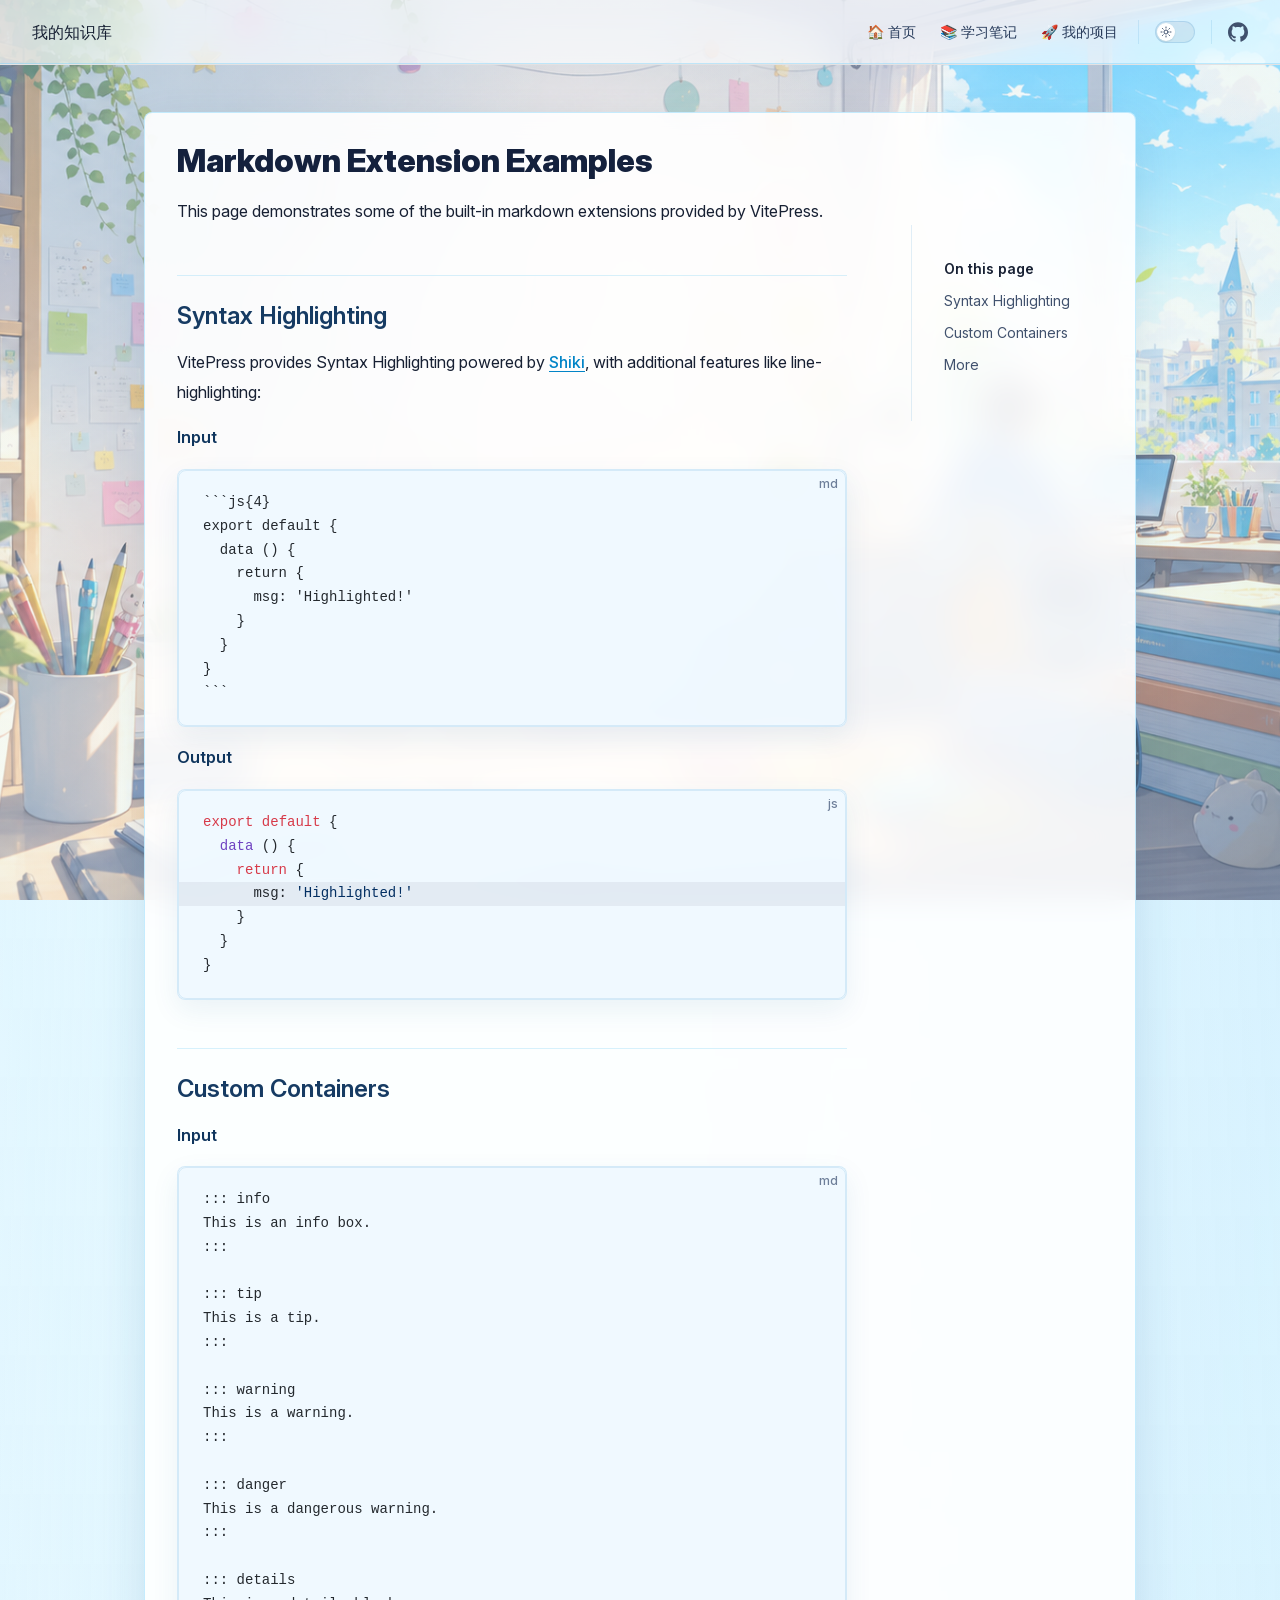
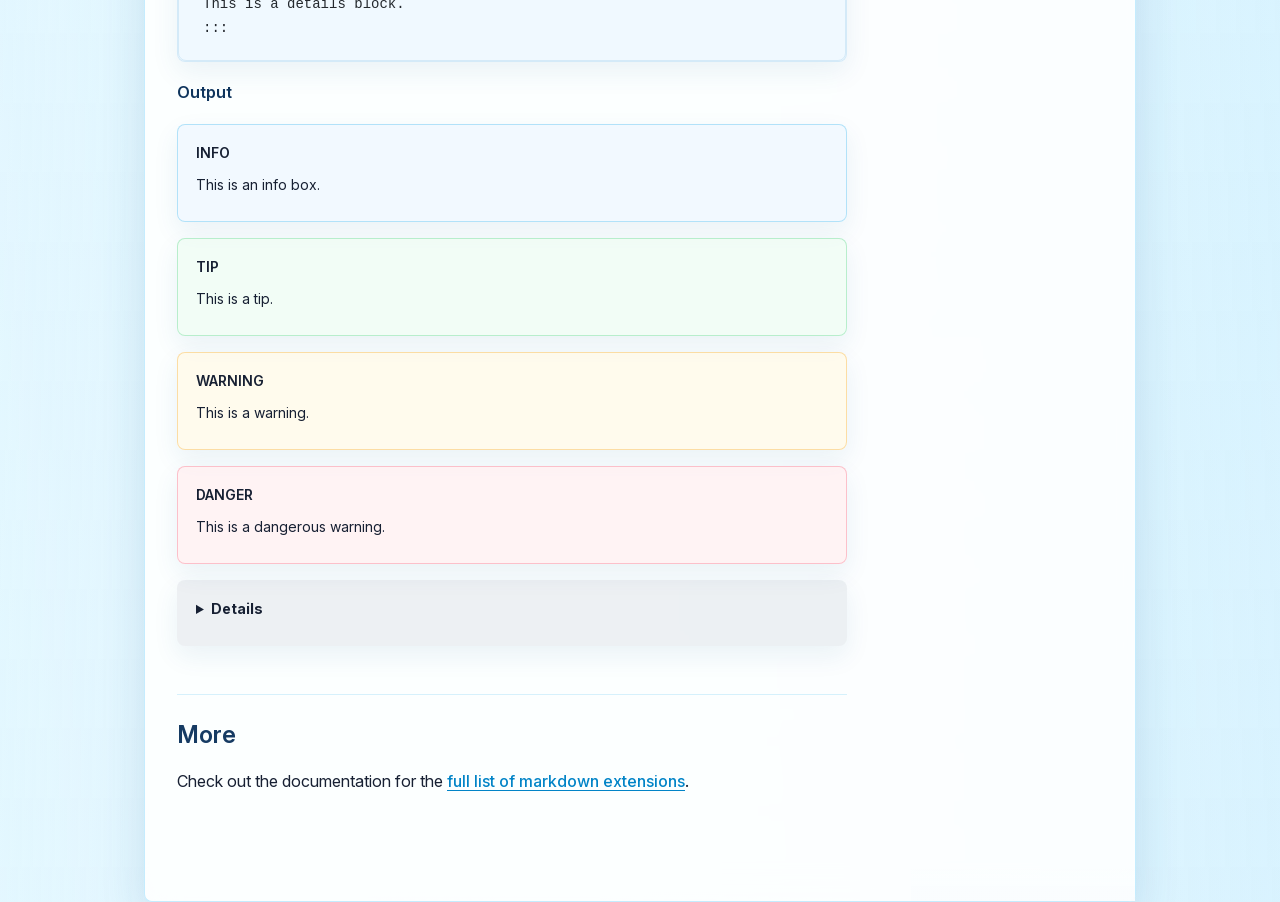
<file: markdown-examples.html>
<!DOCTYPE html>
<html lang="en-US" dir="ltr">
  <head>
    <meta charset="utf-8">
    <meta name="viewport" content="width=device-width,initial-scale=1">
    <title>Markdown Extension Examples | 我的知识库</title>
    <meta name="description" content="个人学习笔记与项目归档">
    <meta name="generator" content="VitePress v1.6.4">
    <link rel="preload stylesheet" href="/assets/style.DYzPdgnY.css" as="style">
    <link rel="preload stylesheet" href="/vp-icons.css" as="style">
    
    <script type="module" src="/assets/app.D9y8DM7D.js"></script>
    <link rel="preload" href="/assets/inter-roman-latin.Di8DUHzh.woff2" as="font" type="font/woff2" crossorigin="">
    <link rel="modulepreload" href="/assets/chunks/theme.CtlDUOqy.js">
    <link rel="modulepreload" href="/assets/chunks/framework.Dn7Y7LSn.js">
    <link rel="modulepreload" href="/assets/markdown-examples.md.D4n3IUxq.lean.js">
    <script id="check-dark-mode">(()=>{const e=localStorage.getItem("vitepress-theme-appearance")||"auto",a=window.matchMedia("(prefers-color-scheme: dark)").matches;(!e||e==="auto"?a:e==="dark")&&document.documentElement.classList.add("dark")})();</script>
    <script id="check-mac-os">document.documentElement.classList.toggle("mac",/Mac|iPhone|iPod|iPad/i.test(navigator.platform));</script>
  </head>
  <body>
    <div id="app"><div class="Layout" data-v-d8b57b2d><!--[--><!--]--><!--[--><span tabindex="-1" data-v-fcbfc0e0></span><a href="#VPContent" class="VPSkipLink visually-hidden" data-v-fcbfc0e0>Skip to content</a><!--]--><!----><header class="VPNav" data-v-d8b57b2d data-v-7ad780c2><div class="VPNavBar" data-v-7ad780c2 data-v-9fd4d1dd><div class="wrapper" data-v-9fd4d1dd><div class="container" data-v-9fd4d1dd><div class="title" data-v-9fd4d1dd><div class="VPNavBarTitle" data-v-9fd4d1dd data-v-9f43907a><a class="title" href="/" data-v-9f43907a><!--[--><!--]--><!----><span data-v-9f43907a>我的知识库</span><!--[--><!--]--></a></div></div><div class="content" data-v-9fd4d1dd><div class="content-body" data-v-9fd4d1dd><!--[--><!--]--><div class="VPNavBarSearch search" data-v-9fd4d1dd><!----></div><nav aria-labelledby="main-nav-aria-label" class="VPNavBarMenu menu" data-v-9fd4d1dd data-v-afb2845e><span id="main-nav-aria-label" class="visually-hidden" data-v-afb2845e> Main Navigation </span><!--[--><!--[--><a class="VPLink link VPNavBarMenuLink" href="/" tabindex="0" data-v-afb2845e data-v-815115f5><!--[--><span data-v-815115f5>🏠 首页</span><!--]--></a><!--]--><!--[--><a class="VPLink link VPNavBarMenuLink" href="/notes/fb.html" tabindex="0" data-v-afb2845e data-v-815115f5><!--[--><span data-v-815115f5>📚 学习笔记</span><!--]--></a><!--]--><!--[--><a class="VPLink link VPNavBarMenuLink" href="/projects/cet6.html" tabindex="0" data-v-afb2845e data-v-815115f5><!--[--><span data-v-815115f5>🚀 我的项目</span><!--]--></a><!--]--><!--]--></nav><!----><div class="VPNavBarAppearance appearance" data-v-9fd4d1dd data-v-3f90c1a5><button class="VPSwitch VPSwitchAppearance" type="button" role="switch" title aria-checked="false" data-v-3f90c1a5 data-v-be9742d9 data-v-b4ccac88><span class="check" data-v-b4ccac88><span class="icon" data-v-b4ccac88><!--[--><span class="vpi-sun sun" data-v-be9742d9></span><span class="vpi-moon moon" data-v-be9742d9></span><!--]--></span></span></button></div><div class="VPSocialLinks VPNavBarSocialLinks social-links" data-v-9fd4d1dd data-v-ef6192dc data-v-e71e869c><!--[--><a class="VPSocialLink no-icon" href="https://github.com/WtqMyou" aria-label="github" target="_blank" rel="noopener" data-v-e71e869c data-v-60a9a2d3><span class="vpi-social-github"></span></a><!--]--></div><div class="VPFlyout VPNavBarExtra extra" data-v-9fd4d1dd data-v-f953d92f data-v-bfe7971f><button type="button" class="button" aria-haspopup="true" aria-expanded="false" aria-label="extra navigation" data-v-bfe7971f><span class="vpi-more-horizontal icon" data-v-bfe7971f></span></button><div class="menu" data-v-bfe7971f><div class="VPMenu" data-v-bfe7971f data-v-20ed86d6><!----><!--[--><!--[--><!----><div class="group" data-v-f953d92f><div class="item appearance" data-v-f953d92f><p class="label" data-v-f953d92f>Appearance</p><div class="appearance-action" data-v-f953d92f><button class="VPSwitch VPSwitchAppearance" type="button" role="switch" title aria-checked="false" data-v-f953d92f data-v-be9742d9 data-v-b4ccac88><span class="check" data-v-b4ccac88><span class="icon" data-v-b4ccac88><!--[--><span class="vpi-sun sun" data-v-be9742d9></span><span class="vpi-moon moon" data-v-be9742d9></span><!--]--></span></span></button></div></div></div><div class="group" data-v-f953d92f><div class="item social-links" data-v-f953d92f><div class="VPSocialLinks social-links-list" data-v-f953d92f data-v-e71e869c><!--[--><a class="VPSocialLink no-icon" href="https://github.com/WtqMyou" aria-label="github" target="_blank" rel="noopener" data-v-e71e869c data-v-60a9a2d3><span class="vpi-social-github"></span></a><!--]--></div></div></div><!--]--><!--]--></div></div></div><!--[--><!--]--><button type="button" class="VPNavBarHamburger hamburger" aria-label="mobile navigation" aria-expanded="false" aria-controls="VPNavScreen" data-v-9fd4d1dd data-v-6bee1efd><span class="container" data-v-6bee1efd><span class="top" data-v-6bee1efd></span><span class="middle" data-v-6bee1efd></span><span class="bottom" data-v-6bee1efd></span></span></button></div></div></div></div><div class="divider" data-v-9fd4d1dd><div class="divider-line" data-v-9fd4d1dd></div></div></div><!----></header><div class="VPLocalNav empty fixed" data-v-d8b57b2d data-v-2488c25a><div class="container" data-v-2488c25a><!----><div class="VPLocalNavOutlineDropdown" style="--vp-vh:0px;" data-v-2488c25a data-v-6b867909><button data-v-6b867909>Return to top</button><!----></div></div></div><!----><div class="VPContent" id="VPContent" data-v-d8b57b2d data-v-9a6c75ad><div class="VPDoc has-aside" data-v-9a6c75ad data-v-e6f2a212><!--[--><!--]--><div class="container" data-v-e6f2a212><div class="aside" data-v-e6f2a212><div class="aside-curtain" data-v-e6f2a212></div><div class="aside-container" data-v-e6f2a212><div class="aside-content" data-v-e6f2a212><div class="VPDocAside" data-v-e6f2a212 data-v-cb998dce><!--[--><!--]--><!--[--><!--]--><nav aria-labelledby="doc-outline-aria-label" class="VPDocAsideOutline" data-v-cb998dce data-v-f610f197><div class="content" data-v-f610f197><div class="outline-marker" data-v-f610f197></div><div aria-level="2" class="outline-title" id="doc-outline-aria-label" role="heading" data-v-f610f197>On this page</div><ul class="VPDocOutlineItem root" data-v-f610f197 data-v-53c99d69><!--[--><!--]--></ul></div></nav><!--[--><!--]--><div class="spacer" data-v-cb998dce></div><!--[--><!--]--><!----><!--[--><!--]--><!--[--><!--]--></div></div></div></div><div class="content" data-v-e6f2a212><div class="content-container" data-v-e6f2a212><!--[--><!--]--><main class="main" data-v-e6f2a212><div style="position:relative;" class="vp-doc _markdown-examples" data-v-e6f2a212><div><h1 id="markdown-extension-examples" tabindex="-1">Markdown Extension Examples <a class="header-anchor" href="#markdown-extension-examples" aria-label="Permalink to &quot;Markdown Extension Examples&quot;">​</a></h1><p>This page demonstrates some of the built-in markdown extensions provided by VitePress.</p><h2 id="syntax-highlighting" tabindex="-1">Syntax Highlighting <a class="header-anchor" href="#syntax-highlighting" aria-label="Permalink to &quot;Syntax Highlighting&quot;">​</a></h2><p>VitePress provides Syntax Highlighting powered by <a href="https://github.com/shikijs/shiki" target="_blank" rel="noreferrer">Shiki</a>, with additional features like line-highlighting:</p><p><strong>Input</strong></p><div class="language-md vp-adaptive-theme"><button title="Copy Code" class="copy"></button><span class="lang">md</span><pre class="shiki shiki-themes github-light github-dark vp-code" tabindex="0"><code><span class="line"><span style="--shiki-light:#24292E;--shiki-dark:#E1E4E8;">```js{4}</span></span>
<span class="line"><span style="--shiki-light:#24292E;--shiki-dark:#E1E4E8;">export default {</span></span>
<span class="line"><span style="--shiki-light:#24292E;--shiki-dark:#E1E4E8;">  data () {</span></span>
<span class="line"><span style="--shiki-light:#24292E;--shiki-dark:#E1E4E8;">    return {</span></span>
<span class="line"><span style="--shiki-light:#24292E;--shiki-dark:#E1E4E8;">      msg: &#39;Highlighted!&#39;</span></span>
<span class="line"><span style="--shiki-light:#24292E;--shiki-dark:#E1E4E8;">    }</span></span>
<span class="line"><span style="--shiki-light:#24292E;--shiki-dark:#E1E4E8;">  }</span></span>
<span class="line"><span style="--shiki-light:#24292E;--shiki-dark:#E1E4E8;">}</span></span>
<span class="line"><span style="--shiki-light:#24292E;--shiki-dark:#E1E4E8;">```</span></span></code></pre></div><p><strong>Output</strong></p><div class="language-js vp-adaptive-theme"><button title="Copy Code" class="copy"></button><span class="lang">js</span><pre class="shiki shiki-themes github-light github-dark vp-code" tabindex="0"><code><span class="line"><span style="--shiki-light:#D73A49;--shiki-dark:#F97583;">export</span><span style="--shiki-light:#D73A49;--shiki-dark:#F97583;"> default</span><span style="--shiki-light:#24292E;--shiki-dark:#E1E4E8;"> {</span></span>
<span class="line"><span style="--shiki-light:#6F42C1;--shiki-dark:#B392F0;">  data</span><span style="--shiki-light:#24292E;--shiki-dark:#E1E4E8;"> () {</span></span>
<span class="line"><span style="--shiki-light:#D73A49;--shiki-dark:#F97583;">    return</span><span style="--shiki-light:#24292E;--shiki-dark:#E1E4E8;"> {</span></span>
<span class="line highlighted"><span style="--shiki-light:#24292E;--shiki-dark:#E1E4E8;">      msg: </span><span style="--shiki-light:#032F62;--shiki-dark:#9ECBFF;">&#39;Highlighted!&#39;</span></span>
<span class="line"><span style="--shiki-light:#24292E;--shiki-dark:#E1E4E8;">    }</span></span>
<span class="line"><span style="--shiki-light:#24292E;--shiki-dark:#E1E4E8;">  }</span></span>
<span class="line"><span style="--shiki-light:#24292E;--shiki-dark:#E1E4E8;">}</span></span></code></pre></div><h2 id="custom-containers" tabindex="-1">Custom Containers <a class="header-anchor" href="#custom-containers" aria-label="Permalink to &quot;Custom Containers&quot;">​</a></h2><p><strong>Input</strong></p><div class="language-md vp-adaptive-theme"><button title="Copy Code" class="copy"></button><span class="lang">md</span><pre class="shiki shiki-themes github-light github-dark vp-code" tabindex="0"><code><span class="line"><span style="--shiki-light:#24292E;--shiki-dark:#E1E4E8;">::: info</span></span>
<span class="line"><span style="--shiki-light:#24292E;--shiki-dark:#E1E4E8;">This is an info box.</span></span>
<span class="line"><span style="--shiki-light:#24292E;--shiki-dark:#E1E4E8;">:::</span></span>
<span class="line"></span>
<span class="line"><span style="--shiki-light:#24292E;--shiki-dark:#E1E4E8;">::: tip</span></span>
<span class="line"><span style="--shiki-light:#24292E;--shiki-dark:#E1E4E8;">This is a tip.</span></span>
<span class="line"><span style="--shiki-light:#24292E;--shiki-dark:#E1E4E8;">:::</span></span>
<span class="line"></span>
<span class="line"><span style="--shiki-light:#24292E;--shiki-dark:#E1E4E8;">::: warning</span></span>
<span class="line"><span style="--shiki-light:#24292E;--shiki-dark:#E1E4E8;">This is a warning.</span></span>
<span class="line"><span style="--shiki-light:#24292E;--shiki-dark:#E1E4E8;">:::</span></span>
<span class="line"></span>
<span class="line"><span style="--shiki-light:#24292E;--shiki-dark:#E1E4E8;">::: danger</span></span>
<span class="line"><span style="--shiki-light:#24292E;--shiki-dark:#E1E4E8;">This is a dangerous warning.</span></span>
<span class="line"><span style="--shiki-light:#24292E;--shiki-dark:#E1E4E8;">:::</span></span>
<span class="line"></span>
<span class="line"><span style="--shiki-light:#24292E;--shiki-dark:#E1E4E8;">::: details</span></span>
<span class="line"><span style="--shiki-light:#24292E;--shiki-dark:#E1E4E8;">This is a details block.</span></span>
<span class="line"><span style="--shiki-light:#24292E;--shiki-dark:#E1E4E8;">:::</span></span></code></pre></div><p><strong>Output</strong></p><div class="info custom-block"><p class="custom-block-title">INFO</p><p>This is an info box.</p></div><div class="tip custom-block"><p class="custom-block-title">TIP</p><p>This is a tip.</p></div><div class="warning custom-block"><p class="custom-block-title">WARNING</p><p>This is a warning.</p></div><div class="danger custom-block"><p class="custom-block-title">DANGER</p><p>This is a dangerous warning.</p></div><details class="details custom-block"><summary>Details</summary><p>This is a details block.</p></details><h2 id="more" tabindex="-1">More <a class="header-anchor" href="#more" aria-label="Permalink to &quot;More&quot;">​</a></h2><p>Check out the documentation for the <a href="https://vitepress.dev/guide/markdown" target="_blank" rel="noreferrer">full list of markdown extensions</a>.</p></div></div></main><footer class="VPDocFooter" data-v-e6f2a212 data-v-1bcd8184><!--[--><!--]--><!----><!----></footer><!--[--><!--]--></div></div></div><!--[--><!--]--></div></div><!----><!--[--><!--]--></div></div>
    <script>window.__VP_HASH_MAP__=JSON.parse("{\"api-examples.md\":\"B2o2jFVM\",\"index.md\":\"kT8Oog0Q\",\"markdown-examples.md\":\"D4n3IUxq\",\"notes_dgdzx.md\":\"BuL0qIr3\",\"notes_fb.md\":\"D3TNPqY_\",\"notes_gt.md\":\"BufCtqsN\",\"notes_jw.md\":\"DBf9ncIa\",\"notes_wc.md\":\"BxciZjF7\",\"notes_xy.md\":\"hBB_wuVB\",\"projects_cet6.md\":\"CDxcS1q1\",\"projects_website.md\":\"DrVk7-Pb\"}");window.__VP_SITE_DATA__=JSON.parse("{\"lang\":\"en-US\",\"dir\":\"ltr\",\"title\":\"我的知识库\",\"description\":\"个人学习笔记与项目归档\",\"base\":\"/\",\"head\":[],\"router\":{\"prefetchLinks\":true},\"appearance\":true,\"themeConfig\":{\"nav\":[{\"text\":\"🏠 首页\",\"link\":\"/\"},{\"text\":\"📚 学习笔记\",\"link\":\"/notes/fb\",\"activeMatch\":\"/notes/\"},{\"text\":\"🚀 我的项目\",\"link\":\"/projects/cet6\",\"activeMatch\":\"/projects/\"}],\"sidebar\":{\"/notes/\":[{\"text\":\"数学\",\"collapsed\":false,\"items\":[{\"text\":\"复变函数与积分变换\",\"link\":\"/notes/fb\"},{\"text\":\"概率论与数理统计\",\"link\":\"/notes/gt\"}]},{\"text\":\"外语\",\"items\":[{\"text\":\"西班牙语\",\"link\":\"/notes/xy\"}]},{\"text\":\"专业课程\",\"items\":[{\"text\":\"电工电子学\",\"link\":\"/notes/dgdzx\"},{\"text\":\"计算机网络原理\",\"link\":\"/notes/jw\"},{\"text\":\"误差理论与数据处理\",\"link\":\"/notes/wc\"}]}],\"/projects/\":[{\"text\":\"2026 年度计划\",\"items\":[{\"text\":\"六级备考\",\"link\":\"/projects/cet6\"},{\"text\":\"个人网站搭建\",\"link\":\"/projects/website\"}]}]},\"socialLinks\":[{\"icon\":\"github\",\"link\":\"https://github.com/WtqMyou\"}]},\"locales\":{},\"scrollOffset\":134,\"cleanUrls\":false}");</script>
    
  </body>
</html>
</file>
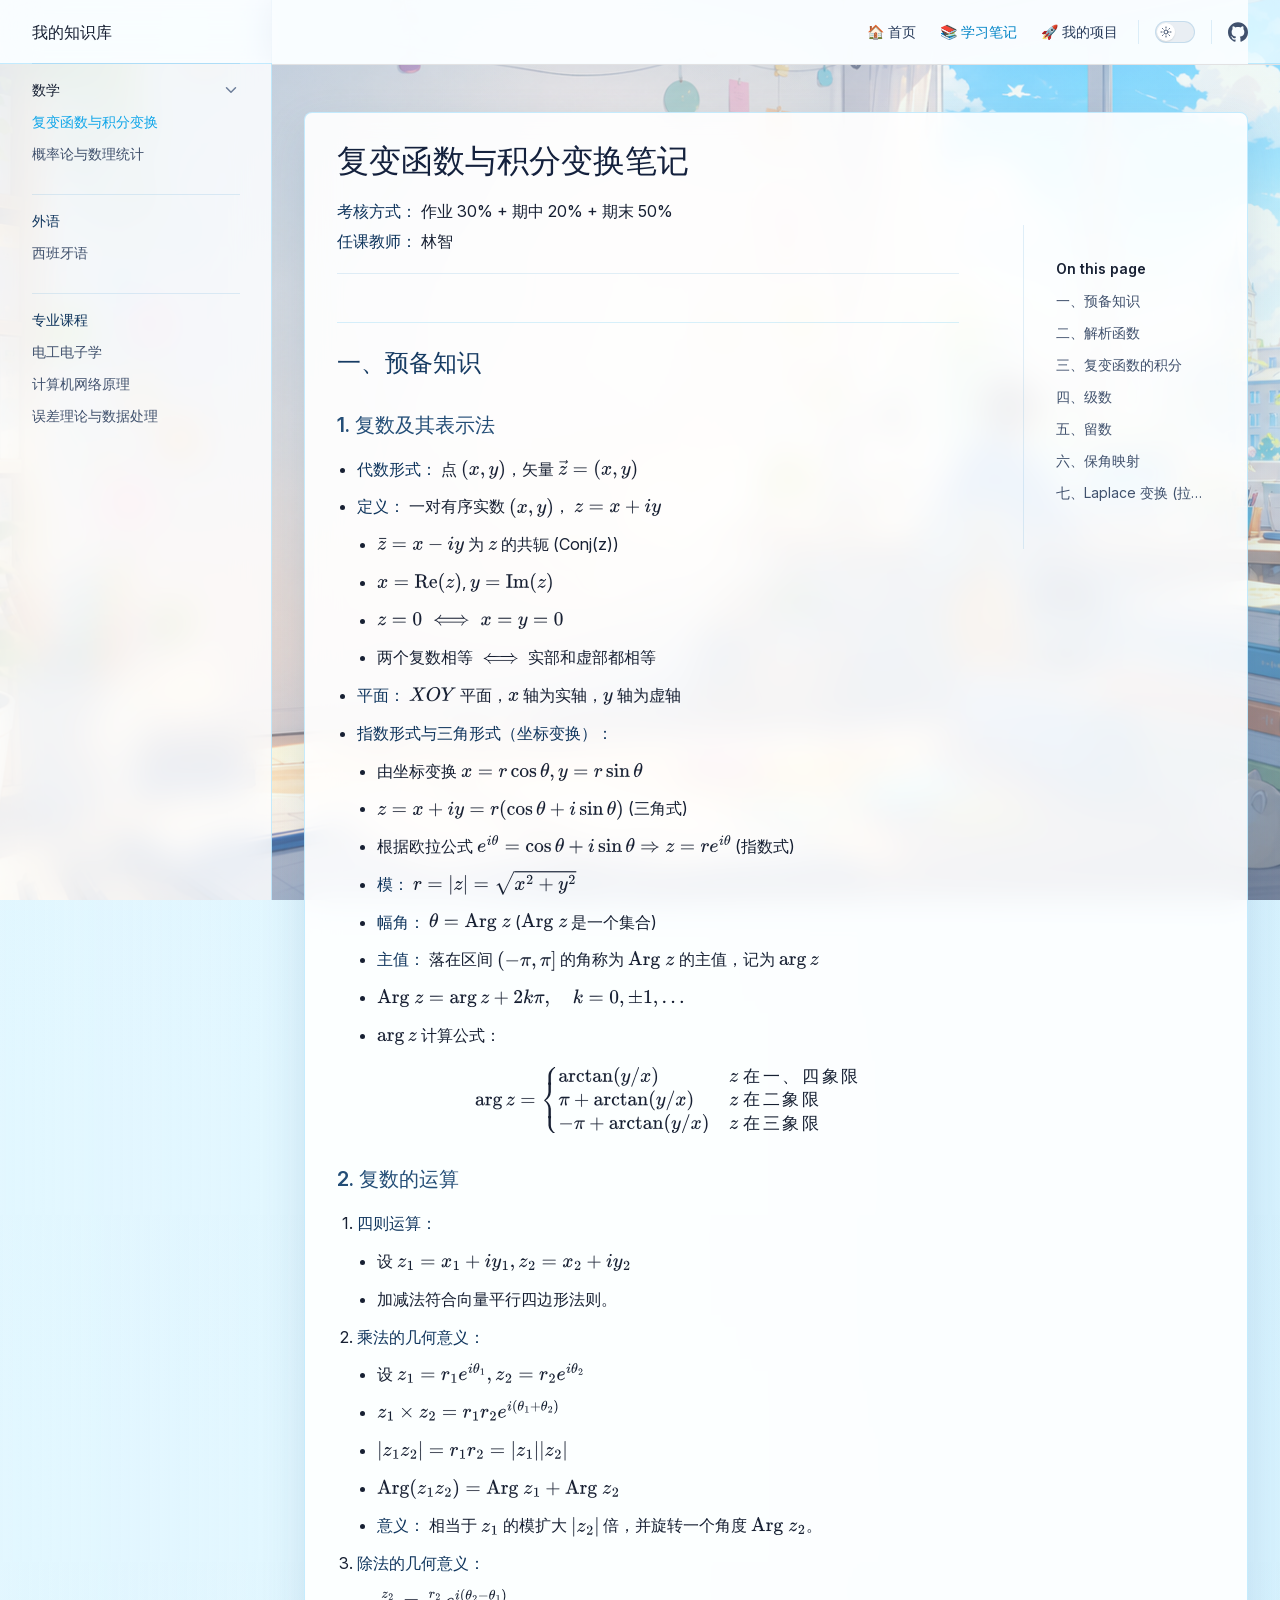
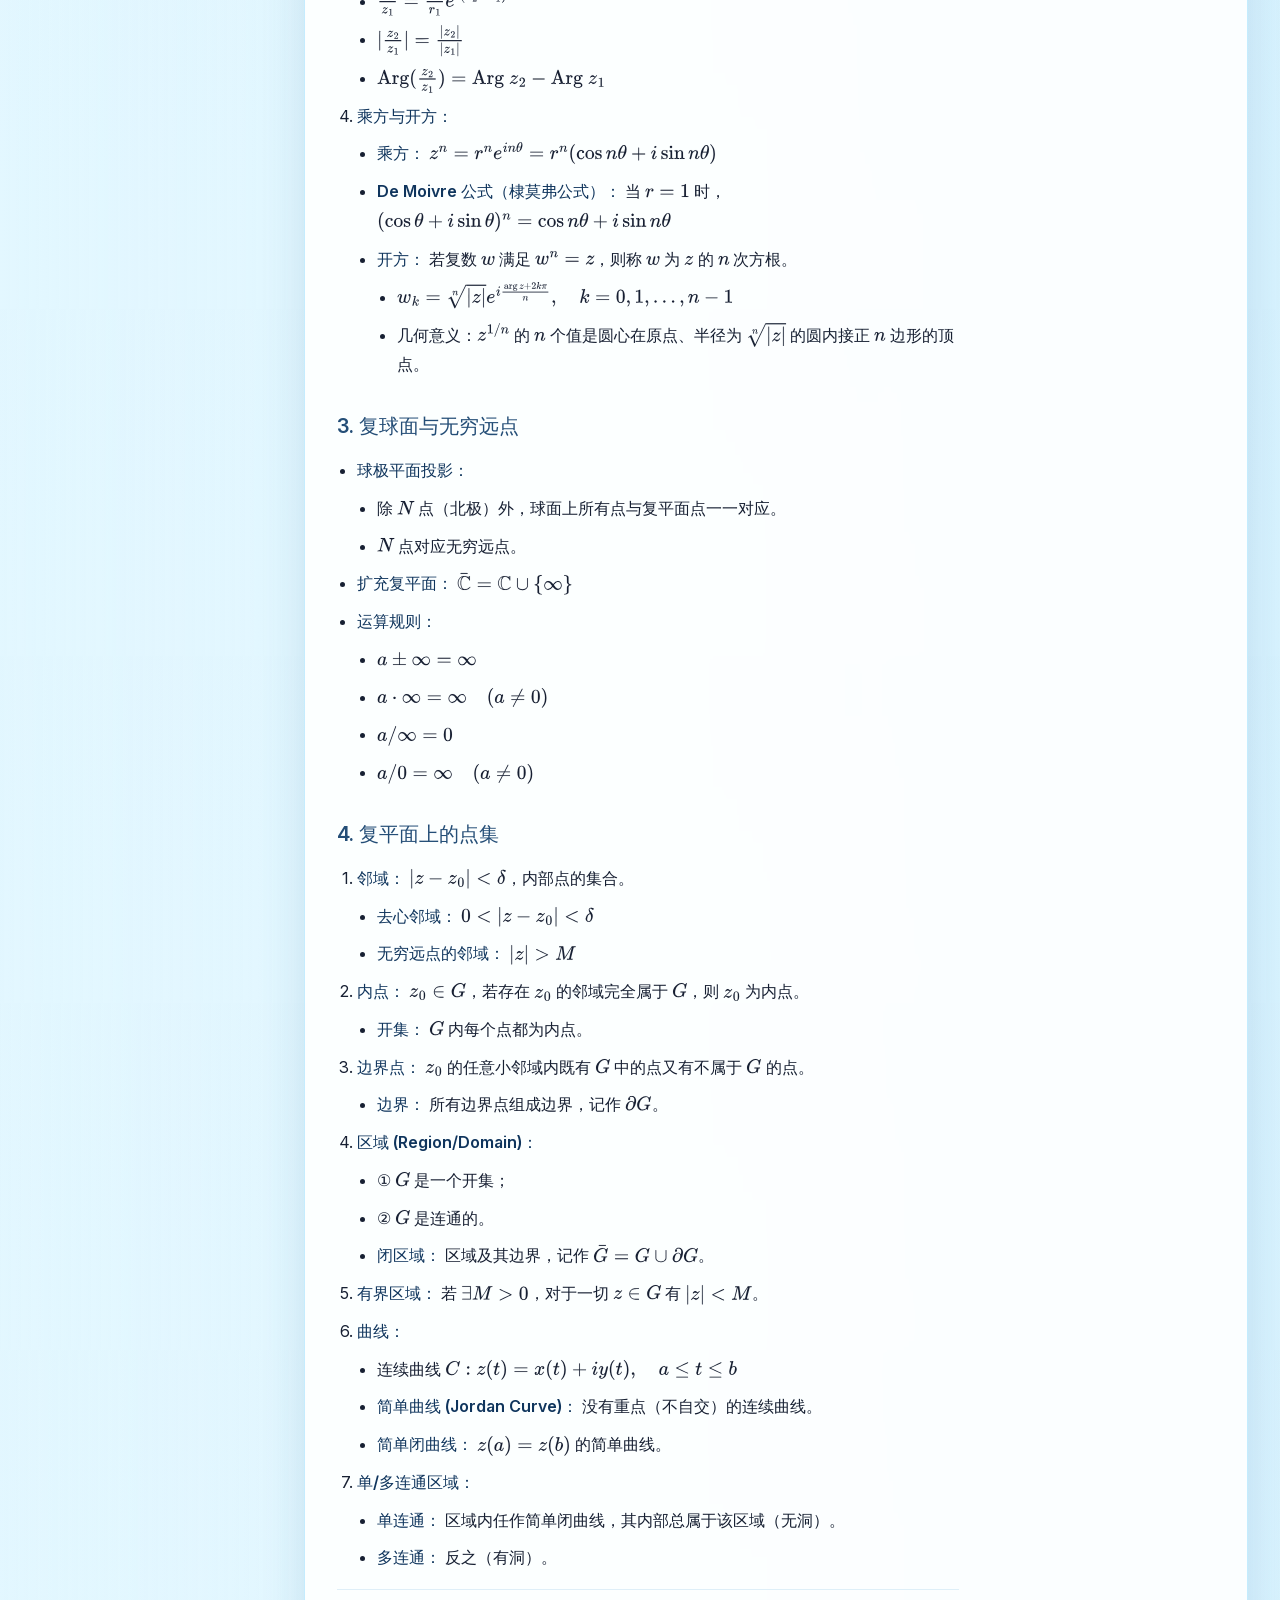
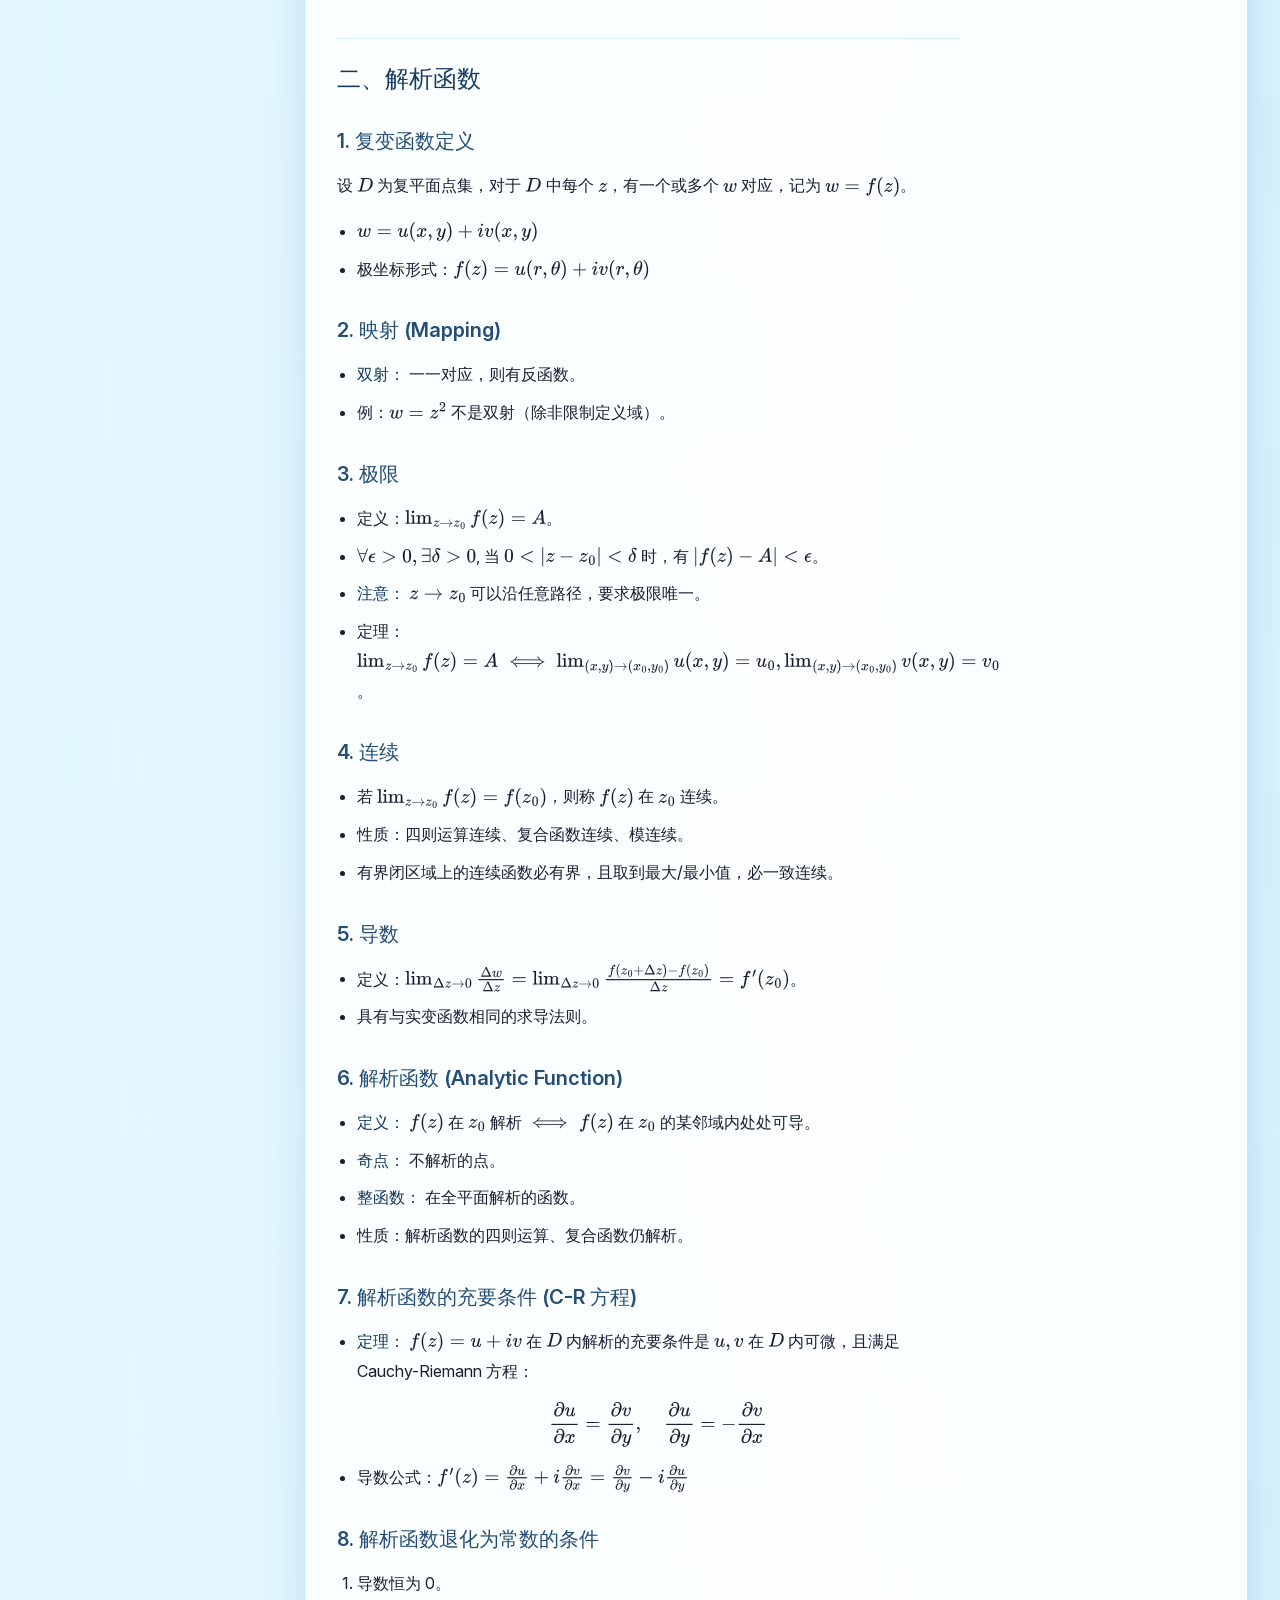
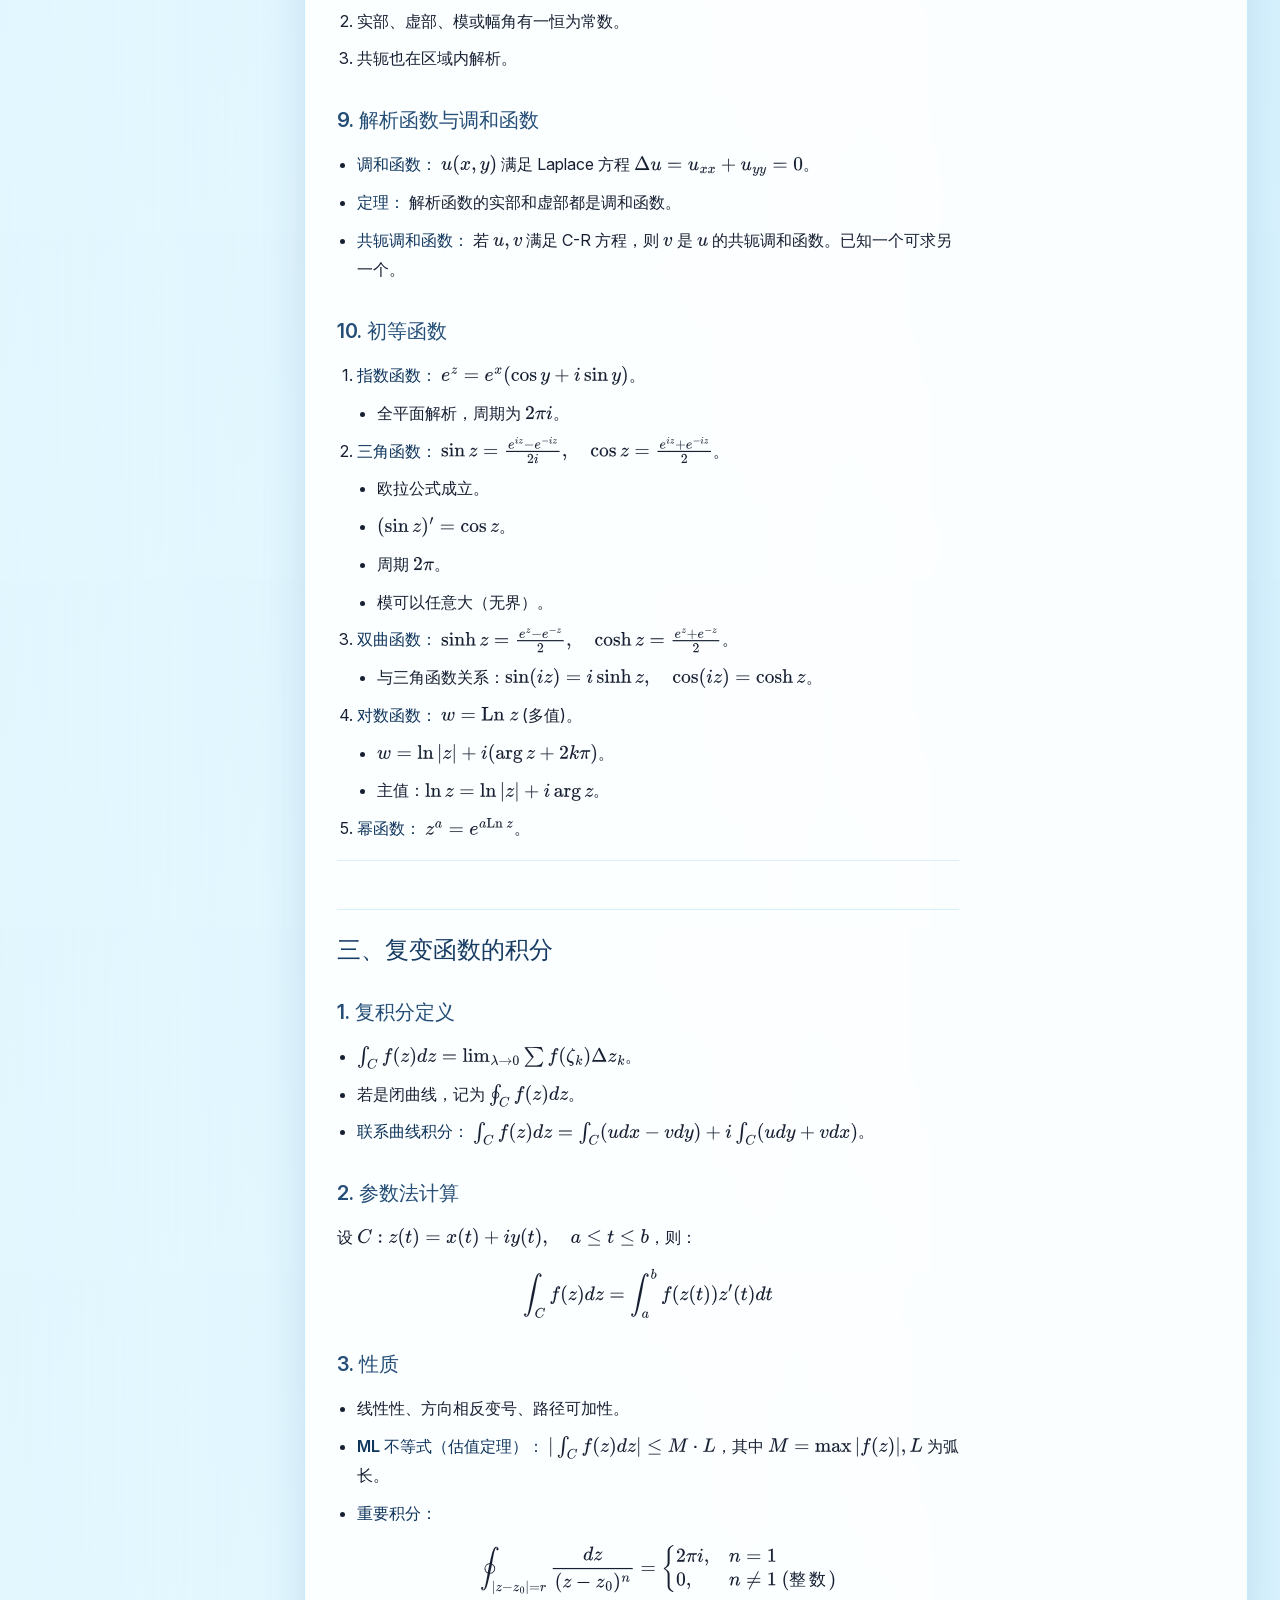
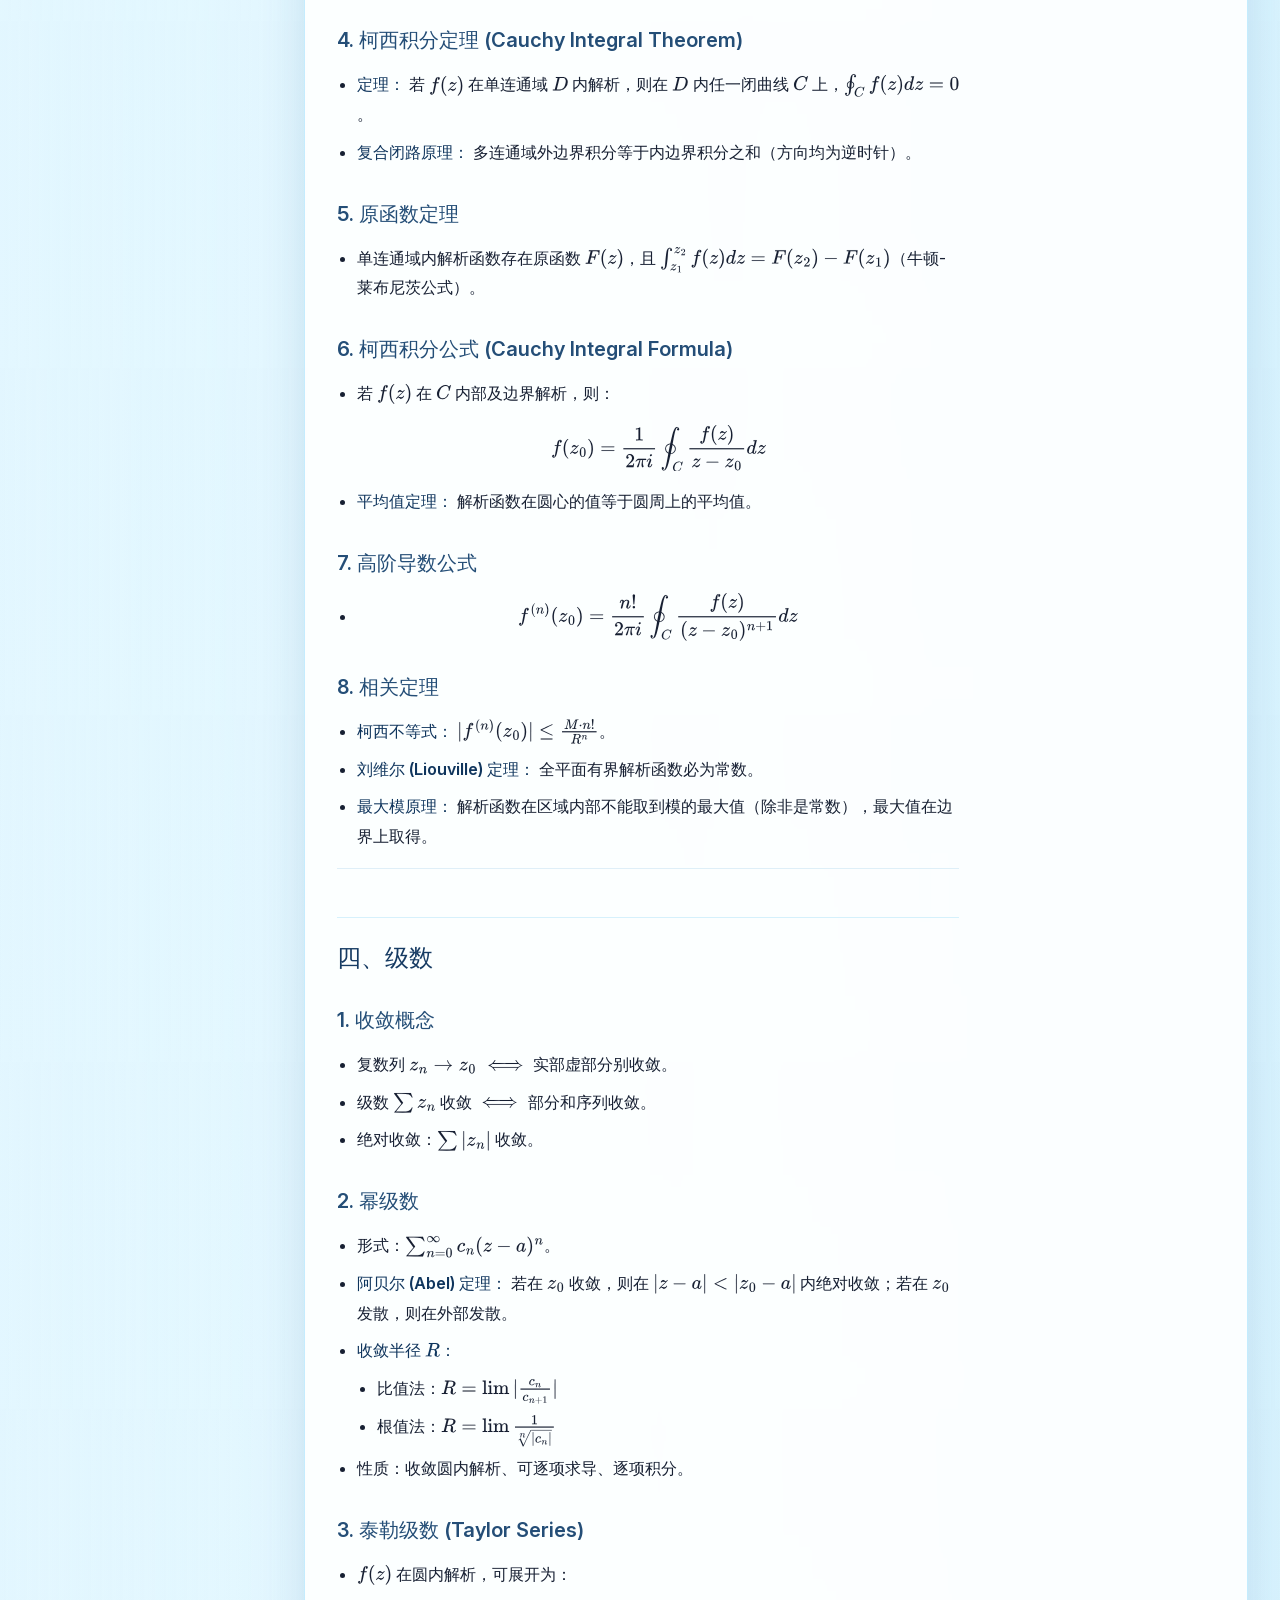
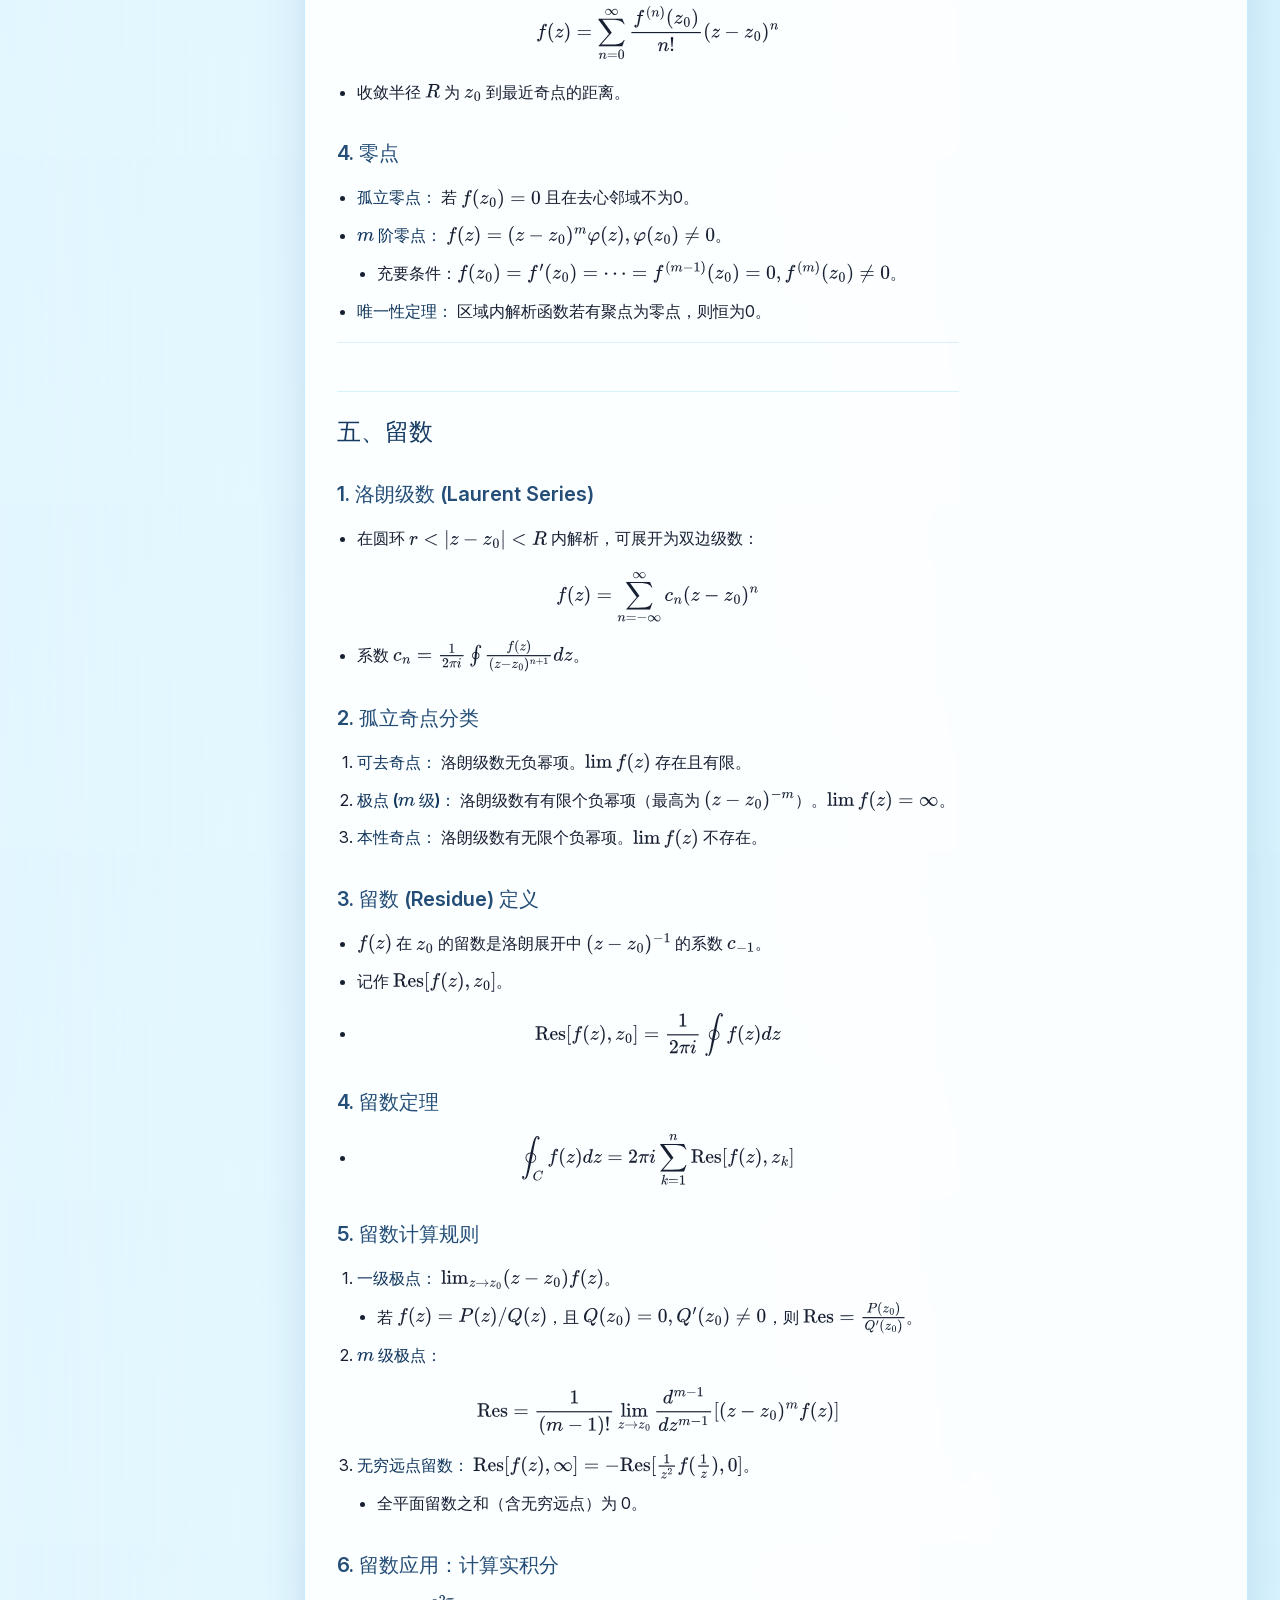
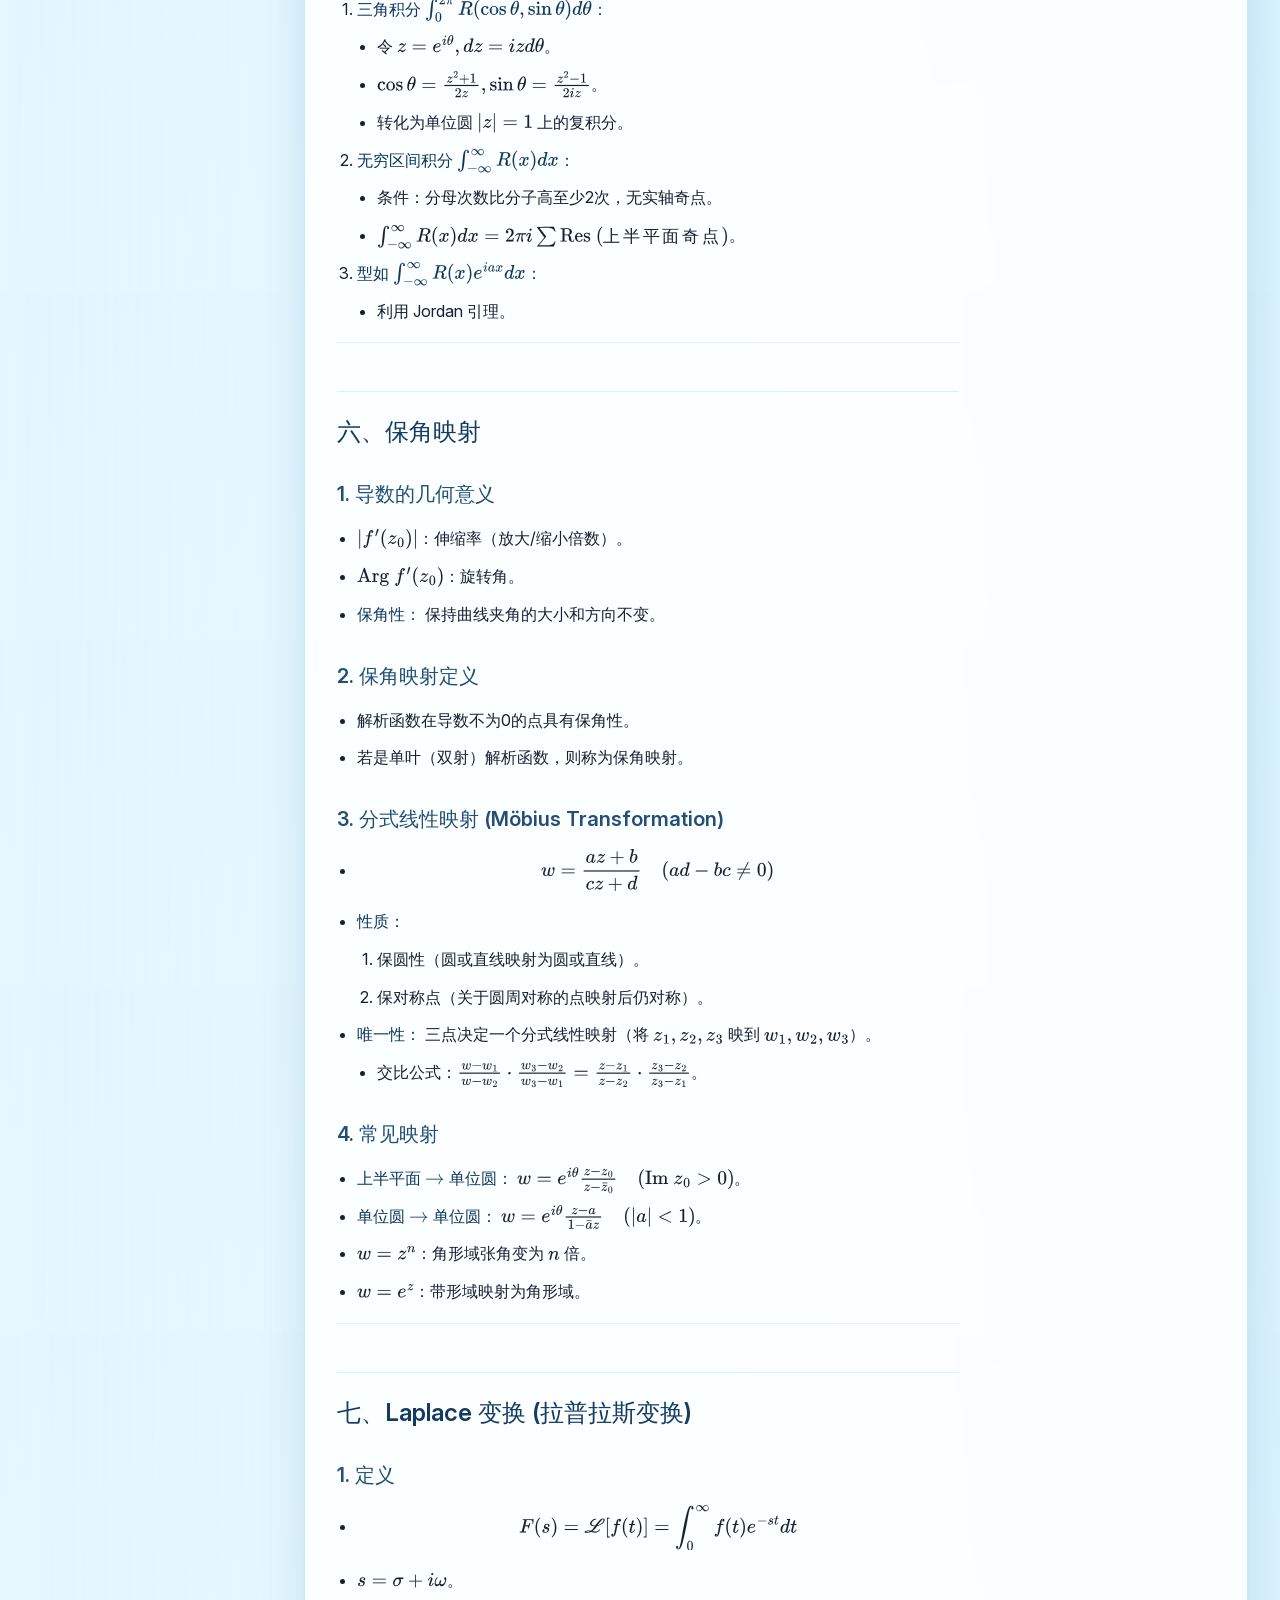
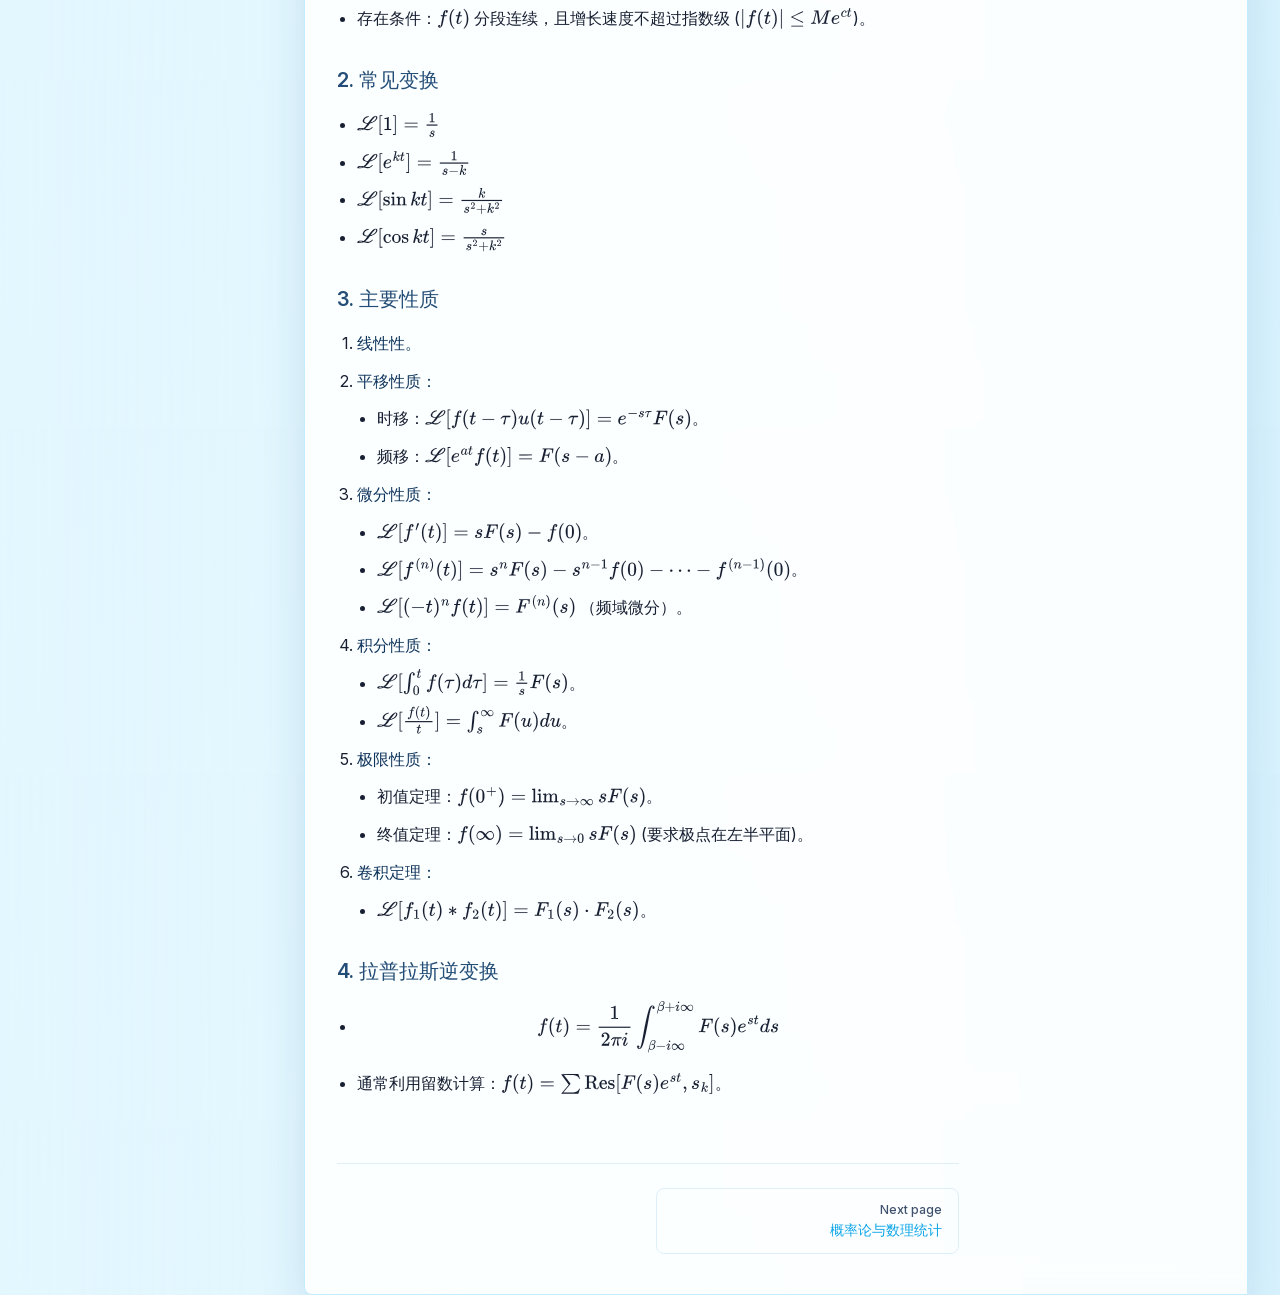
<file: notes/fb.html>
<!DOCTYPE html>
<html lang="en-US" dir="ltr">
  <head>
    <meta charset="utf-8">
    <meta name="viewport" content="width=device-width,initial-scale=1">
    <title>复变函数与积分变换笔记 | 我的知识库</title>
    <meta name="description" content="个人学习笔记与项目归档">
    <meta name="generator" content="VitePress v1.6.4">
    <link rel="preload stylesheet" href="/assets/style.DYzPdgnY.css" as="style">
    <link rel="preload stylesheet" href="/vp-icons.css" as="style">
    
    <script type="module" src="/assets/app.D9y8DM7D.js"></script>
    <link rel="preload" href="/assets/inter-roman-latin.Di8DUHzh.woff2" as="font" type="font/woff2" crossorigin="">
    <link rel="modulepreload" href="/assets/chunks/theme.CtlDUOqy.js">
    <link rel="modulepreload" href="/assets/chunks/framework.Dn7Y7LSn.js">
    <link rel="modulepreload" href="/assets/notes_fb.md.D3TNPqY_.lean.js">
    <script id="check-dark-mode">(()=>{const e=localStorage.getItem("vitepress-theme-appearance")||"auto",a=window.matchMedia("(prefers-color-scheme: dark)").matches;(!e||e==="auto"?a:e==="dark")&&document.documentElement.classList.add("dark")})();</script>
    <script id="check-mac-os">document.documentElement.classList.toggle("mac",/Mac|iPhone|iPod|iPad/i.test(navigator.platform));</script>
  </head>
  <body>
    <div id="app"><div class="Layout" data-v-d8b57b2d><!--[--><!--]--><!--[--><span tabindex="-1" data-v-fcbfc0e0></span><a href="#VPContent" class="VPSkipLink visually-hidden" data-v-fcbfc0e0>Skip to content</a><!--]--><!----><header class="VPNav" data-v-d8b57b2d data-v-7ad780c2><div class="VPNavBar" data-v-7ad780c2 data-v-9fd4d1dd><div class="wrapper" data-v-9fd4d1dd><div class="container" data-v-9fd4d1dd><div class="title" data-v-9fd4d1dd><div class="VPNavBarTitle has-sidebar" data-v-9fd4d1dd data-v-9f43907a><a class="title" href="/" data-v-9f43907a><!--[--><!--]--><!----><span data-v-9f43907a>我的知识库</span><!--[--><!--]--></a></div></div><div class="content" data-v-9fd4d1dd><div class="content-body" data-v-9fd4d1dd><!--[--><!--]--><div class="VPNavBarSearch search" data-v-9fd4d1dd><!----></div><nav aria-labelledby="main-nav-aria-label" class="VPNavBarMenu menu" data-v-9fd4d1dd data-v-afb2845e><span id="main-nav-aria-label" class="visually-hidden" data-v-afb2845e> Main Navigation </span><!--[--><!--[--><a class="VPLink link VPNavBarMenuLink" href="/" tabindex="0" data-v-afb2845e data-v-815115f5><!--[--><span data-v-815115f5>🏠 首页</span><!--]--></a><!--]--><!--[--><a class="VPLink link VPNavBarMenuLink active" href="/notes/fb.html" tabindex="0" data-v-afb2845e data-v-815115f5><!--[--><span data-v-815115f5>📚 学习笔记</span><!--]--></a><!--]--><!--[--><a class="VPLink link VPNavBarMenuLink" href="/projects/cet6.html" tabindex="0" data-v-afb2845e data-v-815115f5><!--[--><span data-v-815115f5>🚀 我的项目</span><!--]--></a><!--]--><!--]--></nav><!----><div class="VPNavBarAppearance appearance" data-v-9fd4d1dd data-v-3f90c1a5><button class="VPSwitch VPSwitchAppearance" type="button" role="switch" title aria-checked="false" data-v-3f90c1a5 data-v-be9742d9 data-v-b4ccac88><span class="check" data-v-b4ccac88><span class="icon" data-v-b4ccac88><!--[--><span class="vpi-sun sun" data-v-be9742d9></span><span class="vpi-moon moon" data-v-be9742d9></span><!--]--></span></span></button></div><div class="VPSocialLinks VPNavBarSocialLinks social-links" data-v-9fd4d1dd data-v-ef6192dc data-v-e71e869c><!--[--><a class="VPSocialLink no-icon" href="https://github.com/WtqMyou" aria-label="github" target="_blank" rel="noopener" data-v-e71e869c data-v-60a9a2d3><span class="vpi-social-github"></span></a><!--]--></div><div class="VPFlyout VPNavBarExtra extra" data-v-9fd4d1dd data-v-f953d92f data-v-bfe7971f><button type="button" class="button" aria-haspopup="true" aria-expanded="false" aria-label="extra navigation" data-v-bfe7971f><span class="vpi-more-horizontal icon" data-v-bfe7971f></span></button><div class="menu" data-v-bfe7971f><div class="VPMenu" data-v-bfe7971f data-v-20ed86d6><!----><!--[--><!--[--><!----><div class="group" data-v-f953d92f><div class="item appearance" data-v-f953d92f><p class="label" data-v-f953d92f>Appearance</p><div class="appearance-action" data-v-f953d92f><button class="VPSwitch VPSwitchAppearance" type="button" role="switch" title aria-checked="false" data-v-f953d92f data-v-be9742d9 data-v-b4ccac88><span class="check" data-v-b4ccac88><span class="icon" data-v-b4ccac88><!--[--><span class="vpi-sun sun" data-v-be9742d9></span><span class="vpi-moon moon" data-v-be9742d9></span><!--]--></span></span></button></div></div></div><div class="group" data-v-f953d92f><div class="item social-links" data-v-f953d92f><div class="VPSocialLinks social-links-list" data-v-f953d92f data-v-e71e869c><!--[--><a class="VPSocialLink no-icon" href="https://github.com/WtqMyou" aria-label="github" target="_blank" rel="noopener" data-v-e71e869c data-v-60a9a2d3><span class="vpi-social-github"></span></a><!--]--></div></div></div><!--]--><!--]--></div></div></div><!--[--><!--]--><button type="button" class="VPNavBarHamburger hamburger" aria-label="mobile navigation" aria-expanded="false" aria-controls="VPNavScreen" data-v-9fd4d1dd data-v-6bee1efd><span class="container" data-v-6bee1efd><span class="top" data-v-6bee1efd></span><span class="middle" data-v-6bee1efd></span><span class="bottom" data-v-6bee1efd></span></span></button></div></div></div></div><div class="divider" data-v-9fd4d1dd><div class="divider-line" data-v-9fd4d1dd></div></div></div><!----></header><div class="VPLocalNav has-sidebar empty" data-v-d8b57b2d data-v-2488c25a><div class="container" data-v-2488c25a><button class="menu" aria-expanded="false" aria-controls="VPSidebarNav" data-v-2488c25a><span class="vpi-align-left menu-icon" data-v-2488c25a></span><span class="menu-text" data-v-2488c25a>Menu</span></button><div class="VPLocalNavOutlineDropdown" style="--vp-vh:0px;" data-v-2488c25a data-v-6b867909><button data-v-6b867909>Return to top</button><!----></div></div></div><aside class="VPSidebar" data-v-d8b57b2d data-v-42c4c606><div class="curtain" data-v-42c4c606></div><nav class="nav" id="VPSidebarNav" aria-labelledby="sidebar-aria-label" tabindex="-1" data-v-42c4c606><span class="visually-hidden" id="sidebar-aria-label" data-v-42c4c606> Sidebar Navigation </span><!--[--><!--]--><!--[--><div class="no-transition group" data-v-51288d80><section class="VPSidebarItem level-0 collapsible has-active" data-v-51288d80 data-v-0009425e><div class="item" role="button" tabindex="0" data-v-0009425e><div class="indicator" data-v-0009425e></div><h2 class="text" data-v-0009425e>数学</h2><div class="caret" role="button" aria-label="toggle section" tabindex="0" data-v-0009425e><span class="vpi-chevron-right caret-icon" data-v-0009425e></span></div></div><div class="items" data-v-0009425e><!--[--><div class="VPSidebarItem level-1 is-link" data-v-0009425e data-v-0009425e><div class="item" data-v-0009425e><div class="indicator" data-v-0009425e></div><a class="VPLink link link" href="/notes/fb.html" data-v-0009425e><!--[--><p class="text" data-v-0009425e>复变函数与积分变换</p><!--]--></a><!----></div><!----></div><div class="VPSidebarItem level-1 is-link" data-v-0009425e data-v-0009425e><div class="item" data-v-0009425e><div class="indicator" data-v-0009425e></div><a class="VPLink link link" href="/notes/gt.html" data-v-0009425e><!--[--><p class="text" data-v-0009425e>概率论与数理统计</p><!--]--></a><!----></div><!----></div><!--]--></div></section></div><div class="no-transition group" data-v-51288d80><section class="VPSidebarItem level-0" data-v-51288d80 data-v-0009425e><div class="item" role="button" tabindex="0" data-v-0009425e><div class="indicator" data-v-0009425e></div><h2 class="text" data-v-0009425e>外语</h2><!----></div><div class="items" data-v-0009425e><!--[--><div class="VPSidebarItem level-1 is-link" data-v-0009425e data-v-0009425e><div class="item" data-v-0009425e><div class="indicator" data-v-0009425e></div><a class="VPLink link link" href="/notes/xy.html" data-v-0009425e><!--[--><p class="text" data-v-0009425e>西班牙语</p><!--]--></a><!----></div><!----></div><!--]--></div></section></div><div class="no-transition group" data-v-51288d80><section class="VPSidebarItem level-0" data-v-51288d80 data-v-0009425e><div class="item" role="button" tabindex="0" data-v-0009425e><div class="indicator" data-v-0009425e></div><h2 class="text" data-v-0009425e>专业课程</h2><!----></div><div class="items" data-v-0009425e><!--[--><div class="VPSidebarItem level-1 is-link" data-v-0009425e data-v-0009425e><div class="item" data-v-0009425e><div class="indicator" data-v-0009425e></div><a class="VPLink link link" href="/notes/dgdzx.html" data-v-0009425e><!--[--><p class="text" data-v-0009425e>电工电子学</p><!--]--></a><!----></div><!----></div><div class="VPSidebarItem level-1 is-link" data-v-0009425e data-v-0009425e><div class="item" data-v-0009425e><div class="indicator" data-v-0009425e></div><a class="VPLink link link" href="/notes/jw.html" data-v-0009425e><!--[--><p class="text" data-v-0009425e>计算机网络原理</p><!--]--></a><!----></div><!----></div><div class="VPSidebarItem level-1 is-link" data-v-0009425e data-v-0009425e><div class="item" data-v-0009425e><div class="indicator" data-v-0009425e></div><a class="VPLink link link" href="/notes/wc.html" data-v-0009425e><!--[--><p class="text" data-v-0009425e>误差理论与数据处理</p><!--]--></a><!----></div><!----></div><!--]--></div></section></div><!--]--><!--[--><!--]--></nav></aside><div class="VPContent has-sidebar" id="VPContent" data-v-d8b57b2d data-v-9a6c75ad><div class="VPDoc has-sidebar has-aside" data-v-9a6c75ad data-v-e6f2a212><!--[--><!--]--><div class="container" data-v-e6f2a212><div class="aside" data-v-e6f2a212><div class="aside-curtain" data-v-e6f2a212></div><div class="aside-container" data-v-e6f2a212><div class="aside-content" data-v-e6f2a212><div class="VPDocAside" data-v-e6f2a212 data-v-cb998dce><!--[--><!--]--><!--[--><!--]--><nav aria-labelledby="doc-outline-aria-label" class="VPDocAsideOutline" data-v-cb998dce data-v-f610f197><div class="content" data-v-f610f197><div class="outline-marker" data-v-f610f197></div><div aria-level="2" class="outline-title" id="doc-outline-aria-label" role="heading" data-v-f610f197>On this page</div><ul class="VPDocOutlineItem root" data-v-f610f197 data-v-53c99d69><!--[--><!--]--></ul></div></nav><!--[--><!--]--><div class="spacer" data-v-cb998dce></div><!--[--><!--]--><!----><!--[--><!--]--><!--[--><!--]--></div></div></div></div><div class="content" data-v-e6f2a212><div class="content-container" data-v-e6f2a212><!--[--><!--]--><main class="main" data-v-e6f2a212><div style="position:relative;" class="vp-doc _notes_fb" data-v-e6f2a212><div><h1 id="复变函数与积分变换笔记" tabindex="-1">复变函数与积分变换笔记 <a class="header-anchor" href="#复变函数与积分变换笔记" aria-label="Permalink to &quot;复变函数与积分变换笔记&quot;">​</a></h1><p><strong>考核方式：</strong> 作业 30% + 期中 20% + 期末 50%<br><strong>任课教师：</strong> 林智</p><hr><h2 id="一、预备知识" tabindex="-1">一、预备知识 <a class="header-anchor" href="#一、预备知识" aria-label="Permalink to &quot;一、预备知识&quot;">​</a></h2><h3 id="_1-复数及其表示法" tabindex="-1">1. 复数及其表示法 <a class="header-anchor" href="#_1-复数及其表示法" aria-label="Permalink to &quot;1. 复数及其表示法&quot;">​</a></h3><ul><li><strong>代数形式：</strong> 点 <!---->，矢量 <!----></li><li><strong>定义：</strong> 一对有序实数 <!---->， <!----><ul><li><!----> 为 <!----> 的共轭 (Conj(z))</li><li><!---->, <!----></li><li><!----></li><li>两个复数相等 <!----> 实部和虚部都相等</li></ul></li><li><strong>平面：</strong> <!----> 平面，<!----> 轴为实轴，<!----> 轴为虚轴</li><li><strong>指数形式与三角形式（坐标变换）：</strong><ul><li>由坐标变换 <!----></li><li><!----> (三角式)</li><li>根据欧拉公式 <!----> (指数式)</li><li><strong>模：</strong> <!----></li><li><strong>幅角：</strong> <!----> (<!----> 是一个集合)</li><li><strong>主值：</strong> 落在区间 <!----> 的角称为 <!----> 的主值，记为 <!----></li><li><!----></li><li><!----> 计算公式：<!----></li></ul></li></ul><h3 id="_2-复数的运算" tabindex="-1">2. 复数的运算 <a class="header-anchor" href="#_2-复数的运算" aria-label="Permalink to &quot;2. 复数的运算&quot;">​</a></h3><ol><li><strong>四则运算：</strong><ul><li>设 <!----></li><li>加减法符合向量平行四边形法则。</li></ul></li><li><strong>乘法的几何意义：</strong><ul><li>设 <!----></li><li><!----></li><li><!----></li><li><!----></li><li><strong>意义：</strong> 相当于 <!----> 的模扩大 <!----> 倍，并旋转一个角度 <!---->。</li></ul></li><li><strong>除法的几何意义：</strong><ul><li><!----></li><li><!----></li><li><!----></li></ul></li><li><strong>乘方与开方：</strong><ul><li><strong>乘方：</strong> <!----></li><li><strong>De Moivre 公式（棣莫弗公式）：</strong> 当 <!----> 时，<!----></li><li><strong>开方：</strong> 若复数 <!----> 满足 <!---->，则称 <!----> 为 <!----> 的 <!----> 次方根。 <ul><li><!----></li><li>几何意义：<!----> 的 <!----> 个值是圆心在原点、半径为 <!----> 的圆内接正 <!----> 边形的顶点。</li></ul></li></ul></li></ol><h3 id="_3-复球面与无穷远点" tabindex="-1">3. 复球面与无穷远点 <a class="header-anchor" href="#_3-复球面与无穷远点" aria-label="Permalink to &quot;3. 复球面与无穷远点&quot;">​</a></h3><ul><li><strong>球极平面投影：</strong><ul><li>除 <!----> 点（北极）外，球面上所有点与复平面点一一对应。</li><li><!----> 点对应无穷远点。</li></ul></li><li><strong>扩充复平面：</strong> <!----></li><li><strong>运算规则：</strong><ul><li><!----></li><li><!----></li><li><!----></li><li><!----></li></ul></li></ul><h3 id="_4-复平面上的点集" tabindex="-1">4. 复平面上的点集 <a class="header-anchor" href="#_4-复平面上的点集" aria-label="Permalink to &quot;4. 复平面上的点集&quot;">​</a></h3><ol><li><strong>邻域：</strong> <!---->，内部点的集合。 <ul><li><strong>去心邻域：</strong> <!----></li><li><strong>无穷远点的邻域：</strong> <!----></li></ul></li><li><strong>内点：</strong> <!---->，若存在 <!----> 的邻域完全属于 <!---->，则 <!----> 为内点。 <ul><li><strong>开集：</strong> <!----> 内每个点都为内点。</li></ul></li><li><strong>边界点：</strong> <!----> 的任意小邻域内既有 <!----> 中的点又有不属于 <!----> 的点。 <ul><li><strong>边界：</strong> 所有边界点组成边界，记作 <!---->。</li></ul></li><li><strong>区域 (Region/Domain)：</strong><ul><li>① <!----> 是一个开集；</li><li>② <!----> 是连通的。</li><li><strong>闭区域：</strong> 区域及其边界，记作 <!---->。</li></ul></li><li><strong>有界区域：</strong> 若 <!---->，对于一切 <!----> 有 <!---->。</li><li><strong>曲线：</strong><ul><li>连续曲线 <!----></li><li><strong>简单曲线 (Jordan Curve)：</strong> 没有重点（不自交）的连续曲线。</li><li><strong>简单闭曲线：</strong> <!----> 的简单曲线。</li></ul></li><li><strong>单/多连通区域：</strong><ul><li><strong>单连通：</strong> 区域内任作简单闭曲线，其内部总属于该区域（无洞）。</li><li><strong>多连通：</strong> 反之（有洞）。</li></ul></li></ol><hr><h2 id="二、解析函数" tabindex="-1">二、解析函数 <a class="header-anchor" href="#二、解析函数" aria-label="Permalink to &quot;二、解析函数&quot;">​</a></h2><h3 id="_1-复变函数定义" tabindex="-1">1. 复变函数定义 <a class="header-anchor" href="#_1-复变函数定义" aria-label="Permalink to &quot;1. 复变函数定义&quot;">​</a></h3><p>设 <!----> 为复平面点集，对于 <!----> 中每个 <!---->，有一个或多个 <!----> 对应，记为 <!---->。</p><ul><li><!----></li><li>极坐标形式：<!----></li></ul><h3 id="_2-映射-mapping" tabindex="-1">2. 映射 (Mapping) <a class="header-anchor" href="#_2-映射-mapping" aria-label="Permalink to &quot;2. 映射 (Mapping)&quot;">​</a></h3><ul><li><strong>双射：</strong> 一一对应，则有反函数。</li><li>例：<!----> 不是双射（除非限制定义域）。</li></ul><h3 id="_3-极限" tabindex="-1">3. 极限 <a class="header-anchor" href="#_3-极限" aria-label="Permalink to &quot;3. 极限&quot;">​</a></h3><ul><li>定义：<!---->。</li><li><!---->, 当 <!----> 时，有 <!---->。</li><li><strong>注意：</strong> <!----> 可以沿任意路径，要求极限唯一。</li><li>定理：<!---->。</li></ul><h3 id="_4-连续" tabindex="-1">4. 连续 <a class="header-anchor" href="#_4-连续" aria-label="Permalink to &quot;4. 连续&quot;">​</a></h3><ul><li>若 <!---->，则称 <!----> 在 <!----> 连续。</li><li>性质：四则运算连续、复合函数连续、模连续。</li><li>有界闭区域上的连续函数必有界，且取到最大/最小值，必一致连续。</li></ul><h3 id="_5-导数" tabindex="-1">5. 导数 <a class="header-anchor" href="#_5-导数" aria-label="Permalink to &quot;5. 导数&quot;">​</a></h3><ul><li>定义：<!---->。</li><li>具有与实变函数相同的求导法则。</li></ul><h3 id="_6-解析函数-analytic-function" tabindex="-1">6. 解析函数 (Analytic Function) <a class="header-anchor" href="#_6-解析函数-analytic-function" aria-label="Permalink to &quot;6. 解析函数 (Analytic Function)&quot;">​</a></h3><ul><li><strong>定义：</strong> <!----> 在 <!----> 解析 <!----> 在 <!----> 的某邻域内处处可导。</li><li><strong>奇点：</strong> 不解析的点。</li><li><strong>整函数：</strong> 在全平面解析的函数。</li><li>性质：解析函数的四则运算、复合函数仍解析。</li></ul><h3 id="_7-解析函数的充要条件-c-r-方程" tabindex="-1">7. 解析函数的充要条件 (C-R 方程) <a class="header-anchor" href="#_7-解析函数的充要条件-c-r-方程" aria-label="Permalink to &quot;7. 解析函数的充要条件 (C-R 方程)&quot;">​</a></h3><ul><li><strong>定理：</strong> <!----> 在 <!----> 内解析的充要条件是 <!----> 在 <!----> 内可微，且满足 Cauchy-Riemann 方程：<!----></li><li>导数公式：<!----></li></ul><h3 id="_8-解析函数退化为常数的条件" tabindex="-1">8. 解析函数退化为常数的条件 <a class="header-anchor" href="#_8-解析函数退化为常数的条件" aria-label="Permalink to &quot;8. 解析函数退化为常数的条件&quot;">​</a></h3><ol><li>导数恒为 0。</li><li>实部、虚部、模或幅角有一恒为常数。</li><li>共轭也在区域内解析。</li></ol><h3 id="_9-解析函数与调和函数" tabindex="-1">9. 解析函数与调和函数 <a class="header-anchor" href="#_9-解析函数与调和函数" aria-label="Permalink to &quot;9. 解析函数与调和函数&quot;">​</a></h3><ul><li><strong>调和函数：</strong> <!----> 满足 Laplace 方程 <!---->。</li><li><strong>定理：</strong> 解析函数的实部和虚部都是调和函数。</li><li><strong>共轭调和函数：</strong> 若 <!----> 满足 C-R 方程，则 <!----> 是 <!----> 的共轭调和函数。已知一个可求另一个。</li></ul><h3 id="_10-初等函数" tabindex="-1">10. 初等函数 <a class="header-anchor" href="#_10-初等函数" aria-label="Permalink to &quot;10. 初等函数&quot;">​</a></h3><ol><li><strong>指数函数：</strong> <!---->。 <ul><li>全平面解析，周期为 <!---->。</li></ul></li><li><strong>三角函数：</strong> <!---->。 <ul><li>欧拉公式成立。</li><li><!---->。</li><li>周期 <!---->。</li><li>模可以任意大（无界）。</li></ul></li><li><strong>双曲函数：</strong> <!---->。 <ul><li>与三角函数关系：<!---->。</li></ul></li><li><strong>对数函数：</strong> <!----> (多值)。 <ul><li><!---->。</li><li>主值：<!---->。</li></ul></li><li><strong>幂函数：</strong> <!---->。</li></ol><hr><h2 id="三、复变函数的积分" tabindex="-1">三、复变函数的积分 <a class="header-anchor" href="#三、复变函数的积分" aria-label="Permalink to &quot;三、复变函数的积分&quot;">​</a></h2><h3 id="_1-复积分定义" tabindex="-1">1. 复积分定义 <a class="header-anchor" href="#_1-复积分定义" aria-label="Permalink to &quot;1. 复积分定义&quot;">​</a></h3><ul><li><!---->。</li><li>若是闭曲线，记为 <!---->。</li><li><strong>联系曲线积分：</strong> <!---->。</li></ul><h3 id="_2-参数法计算" tabindex="-1">2. 参数法计算 <a class="header-anchor" href="#_2-参数法计算" aria-label="Permalink to &quot;2. 参数法计算&quot;">​</a></h3><p>设 <!---->，则：</p><!----><h3 id="_3-性质" tabindex="-1">3. 性质 <a class="header-anchor" href="#_3-性质" aria-label="Permalink to &quot;3. 性质&quot;">​</a></h3><ul><li>线性性、方向相反变号、路径可加性。</li><li><strong>ML 不等式（估值定理）：</strong> <!---->，其中 <!----> 为弧长。</li><li><strong>重要积分：</strong><!----></li></ul><h3 id="_4-柯西积分定理-cauchy-integral-theorem" tabindex="-1">4. 柯西积分定理 (Cauchy Integral Theorem) <a class="header-anchor" href="#_4-柯西积分定理-cauchy-integral-theorem" aria-label="Permalink to &quot;4. 柯西积分定理 (Cauchy Integral Theorem)&quot;">​</a></h3><ul><li><strong>定理：</strong> 若 <!----> 在单连通域 <!----> 内解析，则在 <!----> 内任一闭曲线 <!----> 上，<!---->。</li><li><strong>复合闭路原理：</strong> 多连通域外边界积分等于内边界积分之和（方向均为逆时针）。</li></ul><h3 id="_5-原函数定理" tabindex="-1">5. 原函数定理 <a class="header-anchor" href="#_5-原函数定理" aria-label="Permalink to &quot;5. 原函数定理&quot;">​</a></h3><ul><li>单连通域内解析函数存在原函数 <!---->，且 <!---->（牛顿-莱布尼茨公式）。</li></ul><h3 id="_6-柯西积分公式-cauchy-integral-formula" tabindex="-1">6. 柯西积分公式 (Cauchy Integral Formula) <a class="header-anchor" href="#_6-柯西积分公式-cauchy-integral-formula" aria-label="Permalink to &quot;6. 柯西积分公式 (Cauchy Integral Formula)&quot;">​</a></h3><ul><li>若 <!----> 在 <!----> 内部及边界解析，则：<!----></li><li><strong>平均值定理：</strong> 解析函数在圆心的值等于圆周上的平均值。</li></ul><h3 id="_7-高阶导数公式" tabindex="-1">7. 高阶导数公式 <a class="header-anchor" href="#_7-高阶导数公式" aria-label="Permalink to &quot;7. 高阶导数公式&quot;">​</a></h3><ul><li><!----></li></ul><h3 id="_8-相关定理" tabindex="-1">8. 相关定理 <a class="header-anchor" href="#_8-相关定理" aria-label="Permalink to &quot;8. 相关定理&quot;">​</a></h3><ul><li><strong>柯西不等式：</strong> <!---->。</li><li><strong>刘维尔 (Liouville) 定理：</strong> 全平面有界解析函数必为常数。</li><li><strong>最大模原理：</strong> 解析函数在区域内部不能取到模的最大值（除非是常数），最大值在边界上取得。</li></ul><hr><h2 id="四、级数" tabindex="-1">四、级数 <a class="header-anchor" href="#四、级数" aria-label="Permalink to &quot;四、级数&quot;">​</a></h2><h3 id="_1-收敛概念" tabindex="-1">1. 收敛概念 <a class="header-anchor" href="#_1-收敛概念" aria-label="Permalink to &quot;1. 收敛概念&quot;">​</a></h3><ul><li>复数列 <!----> 实部虚部分别收敛。</li><li>级数 <!----> 收敛 <!----> 部分和序列收敛。</li><li>绝对收敛：<!----> 收敛。</li></ul><h3 id="_2-幂级数" tabindex="-1">2. 幂级数 <a class="header-anchor" href="#_2-幂级数" aria-label="Permalink to &quot;2. 幂级数&quot;">​</a></h3><ul><li>形式：<!---->。</li><li><strong>阿贝尔 (Abel) 定理：</strong> 若在 <!----> 收敛，则在 <!----> 内绝对收敛；若在 <!----> 发散，则在外部发散。</li><li><strong>收敛半径 <!---->：</strong><ul><li>比值法：<!----></li><li>根值法：<!----></li></ul></li><li>性质：收敛圆内解析、可逐项求导、逐项积分。</li></ul><h3 id="_3-泰勒级数-taylor-series" tabindex="-1">3. 泰勒级数 (Taylor Series) <a class="header-anchor" href="#_3-泰勒级数-taylor-series" aria-label="Permalink to &quot;3. 泰勒级数 (Taylor Series)&quot;">​</a></h3><ul><li><!----> 在圆内解析，可展开为：<!----></li><li>收敛半径 <!----> 为 <!----> 到最近奇点的距离。</li></ul><h3 id="_4-零点" tabindex="-1">4. 零点 <a class="header-anchor" href="#_4-零点" aria-label="Permalink to &quot;4. 零点&quot;">​</a></h3><ul><li><strong>孤立零点：</strong> 若 <!----> 且在去心邻域不为0。</li><li><strong><!----> 阶零点：</strong> <!---->。 <ul><li>充要条件：<!---->。</li></ul></li><li><strong>唯一性定理：</strong> 区域内解析函数若有聚点为零点，则恒为0。</li></ul><hr><h2 id="五、留数" tabindex="-1">五、留数 <a class="header-anchor" href="#五、留数" aria-label="Permalink to &quot;五、留数&quot;">​</a></h2><h3 id="_1-洛朗级数-laurent-series" tabindex="-1">1. 洛朗级数 (Laurent Series) <a class="header-anchor" href="#_1-洛朗级数-laurent-series" aria-label="Permalink to &quot;1. 洛朗级数 (Laurent Series)&quot;">​</a></h3><ul><li>在圆环 <!----> 内解析，可展开为双边级数：<!----></li><li>系数 <!---->。</li></ul><h3 id="_2-孤立奇点分类" tabindex="-1">2. 孤立奇点分类 <a class="header-anchor" href="#_2-孤立奇点分类" aria-label="Permalink to &quot;2. 孤立奇点分类&quot;">​</a></h3><ol><li><strong>可去奇点：</strong> 洛朗级数无负幂项。<!----> 存在且有限。</li><li><strong>极点 (<!----> 级)：</strong> 洛朗级数有有限个负幂项（最高为 <!---->）。<!---->。</li><li><strong>本性奇点：</strong> 洛朗级数有无限个负幂项。<!----> 不存在。</li></ol><h3 id="_3-留数-residue-定义" tabindex="-1">3. 留数 (Residue) 定义 <a class="header-anchor" href="#_3-留数-residue-定义" aria-label="Permalink to &quot;3. 留数 (Residue) 定义&quot;">​</a></h3><ul><li><!----> 在 <!----> 的留数是洛朗展开中 <!----> 的系数 <!---->。</li><li>记作 <!---->。</li><li><!----></li></ul><h3 id="_4-留数定理" tabindex="-1">4. 留数定理 <a class="header-anchor" href="#_4-留数定理" aria-label="Permalink to &quot;4. 留数定理&quot;">​</a></h3><ul><li><!----></li></ul><h3 id="_5-留数计算规则" tabindex="-1">5. 留数计算规则 <a class="header-anchor" href="#_5-留数计算规则" aria-label="Permalink to &quot;5. 留数计算规则&quot;">​</a></h3><ol><li><strong>一级极点：</strong> <!---->。 <ul><li>若 <!---->，且 <!---->，则 <!---->。</li></ul></li><li><strong><!----> 级极点：</strong><!----></li><li><strong>无穷远点留数：</strong> <!---->。 <ul><li>全平面留数之和（含无穷远点）为 0。</li></ul></li></ol><h3 id="_6-留数应用-计算实积分" tabindex="-1">6. 留数应用：计算实积分 <a class="header-anchor" href="#_6-留数应用-计算实积分" aria-label="Permalink to &quot;6. 留数应用：计算实积分&quot;">​</a></h3><ol><li><strong>三角积分 <!---->：</strong><ul><li>令 <!---->。</li><li><!---->。</li><li>转化为单位圆 <!----> 上的复积分。</li></ul></li><li><strong>无穷区间积分 <!---->：</strong><ul><li>条件：分母次数比分子高至少2次，无实轴奇点。</li><li><!---->。</li></ul></li><li><strong>型如 <!---->：</strong><ul><li>利用 Jordan 引理。</li></ul></li></ol><hr><h2 id="六、保角映射" tabindex="-1">六、保角映射 <a class="header-anchor" href="#六、保角映射" aria-label="Permalink to &quot;六、保角映射&quot;">​</a></h2><h3 id="_1-导数的几何意义" tabindex="-1">1. 导数的几何意义 <a class="header-anchor" href="#_1-导数的几何意义" aria-label="Permalink to &quot;1. 导数的几何意义&quot;">​</a></h3><ul><li><!---->：伸缩率（放大/缩小倍数）。</li><li><!---->：旋转角。</li><li><strong>保角性：</strong> 保持曲线夹角的大小和方向不变。</li></ul><h3 id="_2-保角映射定义" tabindex="-1">2. 保角映射定义 <a class="header-anchor" href="#_2-保角映射定义" aria-label="Permalink to &quot;2. 保角映射定义&quot;">​</a></h3><ul><li>解析函数在导数不为0的点具有保角性。</li><li>若是单叶（双射）解析函数，则称为保角映射。</li></ul><h3 id="_3-分式线性映射-mobius-transformation" tabindex="-1">3. 分式线性映射 (Möbius Transformation) <a class="header-anchor" href="#_3-分式线性映射-mobius-transformation" aria-label="Permalink to &quot;3. 分式线性映射 (Möbius Transformation)&quot;">​</a></h3><ul><li><!----></li><li><strong>性质：</strong><ol><li>保圆性（圆或直线映射为圆或直线）。</li><li>保对称点（关于圆周对称的点映射后仍对称）。</li></ol></li><li><strong>唯一性：</strong> 三点决定一个分式线性映射（将 <!----> 映到 <!---->）。 <ul><li>交比公式：<!---->。</li></ul></li></ul><h3 id="_4-常见映射" tabindex="-1">4. 常见映射 <a class="header-anchor" href="#_4-常见映射" aria-label="Permalink to &quot;4. 常见映射&quot;">​</a></h3><ul><li><strong>上半平面 <!----> 单位圆：</strong> <!---->。</li><li><strong>单位圆 <!----> 单位圆：</strong> <!---->。</li><li><!---->：角形域张角变为 <!----> 倍。</li><li><!---->：带形域映射为角形域。</li></ul><hr><h2 id="七、laplace-变换-拉普拉斯变换" tabindex="-1">七、Laplace 变换 (拉普拉斯变换) <a class="header-anchor" href="#七、laplace-变换-拉普拉斯变换" aria-label="Permalink to &quot;七、Laplace 变换 (拉普拉斯变换)&quot;">​</a></h2><h3 id="_1-定义" tabindex="-1">1. 定义 <a class="header-anchor" href="#_1-定义" aria-label="Permalink to &quot;1. 定义&quot;">​</a></h3><ul><li><!----></li><li><!---->。</li><li>存在条件：<!----> 分段连续，且增长速度不超过指数级 (<!---->)。</li></ul><h3 id="_2-常见变换" tabindex="-1">2. 常见变换 <a class="header-anchor" href="#_2-常见变换" aria-label="Permalink to &quot;2. 常见变换&quot;">​</a></h3><ul><li><!----></li><li><!----></li><li><!----></li><li><!----></li></ul><h3 id="_3-主要性质" tabindex="-1">3. 主要性质 <a class="header-anchor" href="#_3-主要性质" aria-label="Permalink to &quot;3. 主要性质&quot;">​</a></h3><ol><li><strong>线性性。</strong></li><li><strong>平移性质：</strong><ul><li>时移：<!---->。</li><li>频移：<!---->。</li></ul></li><li><strong>微分性质：</strong><ul><li><!---->。</li><li><!---->。</li><li><!----> （频域微分）。</li></ul></li><li><strong>积分性质：</strong><ul><li><!---->。</li><li><!---->。</li></ul></li><li><strong>极限性质：</strong><ul><li>初值定理：<!---->。</li><li>终值定理：<!----> (要求极点在左半平面)。</li></ul></li><li><strong>卷积定理：</strong><ul><li><!---->。</li></ul></li></ol><h3 id="_4-拉普拉斯逆变换" tabindex="-1">4. 拉普拉斯逆变换 <a class="header-anchor" href="#_4-拉普拉斯逆变换" aria-label="Permalink to &quot;4. 拉普拉斯逆变换&quot;">​</a></h3><ul><li><!----></li><li>通常利用留数计算：<!---->。</li></ul></div></div></main><footer class="VPDocFooter" data-v-e6f2a212 data-v-1bcd8184><!--[--><!--]--><!----><nav class="prev-next" aria-labelledby="doc-footer-aria-label" data-v-1bcd8184><span class="visually-hidden" id="doc-footer-aria-label" data-v-1bcd8184>Pager</span><div class="pager" data-v-1bcd8184><!----></div><div class="pager" data-v-1bcd8184><a class="VPLink link pager-link next" href="/notes/gt.html" data-v-1bcd8184><!--[--><span class="desc" data-v-1bcd8184>Next page</span><span class="title" data-v-1bcd8184>概率论与数理统计</span><!--]--></a></div></nav></footer><!--[--><!--]--></div></div></div><!--[--><!--]--></div></div><!----><!--[--><!--]--></div></div>
    <script>window.__VP_HASH_MAP__=JSON.parse("{\"api-examples.md\":\"B2o2jFVM\",\"index.md\":\"kT8Oog0Q\",\"markdown-examples.md\":\"D4n3IUxq\",\"notes_dgdzx.md\":\"BuL0qIr3\",\"notes_fb.md\":\"D3TNPqY_\",\"notes_gt.md\":\"BufCtqsN\",\"notes_jw.md\":\"DBf9ncIa\",\"notes_wc.md\":\"BxciZjF7\",\"notes_xy.md\":\"hBB_wuVB\",\"projects_cet6.md\":\"CDxcS1q1\",\"projects_website.md\":\"DrVk7-Pb\"}");window.__VP_SITE_DATA__=JSON.parse("{\"lang\":\"en-US\",\"dir\":\"ltr\",\"title\":\"我的知识库\",\"description\":\"个人学习笔记与项目归档\",\"base\":\"/\",\"head\":[],\"router\":{\"prefetchLinks\":true},\"appearance\":true,\"themeConfig\":{\"nav\":[{\"text\":\"🏠 首页\",\"link\":\"/\"},{\"text\":\"📚 学习笔记\",\"link\":\"/notes/fb\",\"activeMatch\":\"/notes/\"},{\"text\":\"🚀 我的项目\",\"link\":\"/projects/cet6\",\"activeMatch\":\"/projects/\"}],\"sidebar\":{\"/notes/\":[{\"text\":\"数学\",\"collapsed\":false,\"items\":[{\"text\":\"复变函数与积分变换\",\"link\":\"/notes/fb\"},{\"text\":\"概率论与数理统计\",\"link\":\"/notes/gt\"}]},{\"text\":\"外语\",\"items\":[{\"text\":\"西班牙语\",\"link\":\"/notes/xy\"}]},{\"text\":\"专业课程\",\"items\":[{\"text\":\"电工电子学\",\"link\":\"/notes/dgdzx\"},{\"text\":\"计算机网络原理\",\"link\":\"/notes/jw\"},{\"text\":\"误差理论与数据处理\",\"link\":\"/notes/wc\"}]}],\"/projects/\":[{\"text\":\"2026 年度计划\",\"items\":[{\"text\":\"六级备考\",\"link\":\"/projects/cet6\"},{\"text\":\"个人网站搭建\",\"link\":\"/projects/website\"}]}]},\"socialLinks\":[{\"icon\":\"github\",\"link\":\"https://github.com/WtqMyou\"}]},\"locales\":{},\"scrollOffset\":134,\"cleanUrls\":false}");</script>
    
  </body>
</html>
</file>
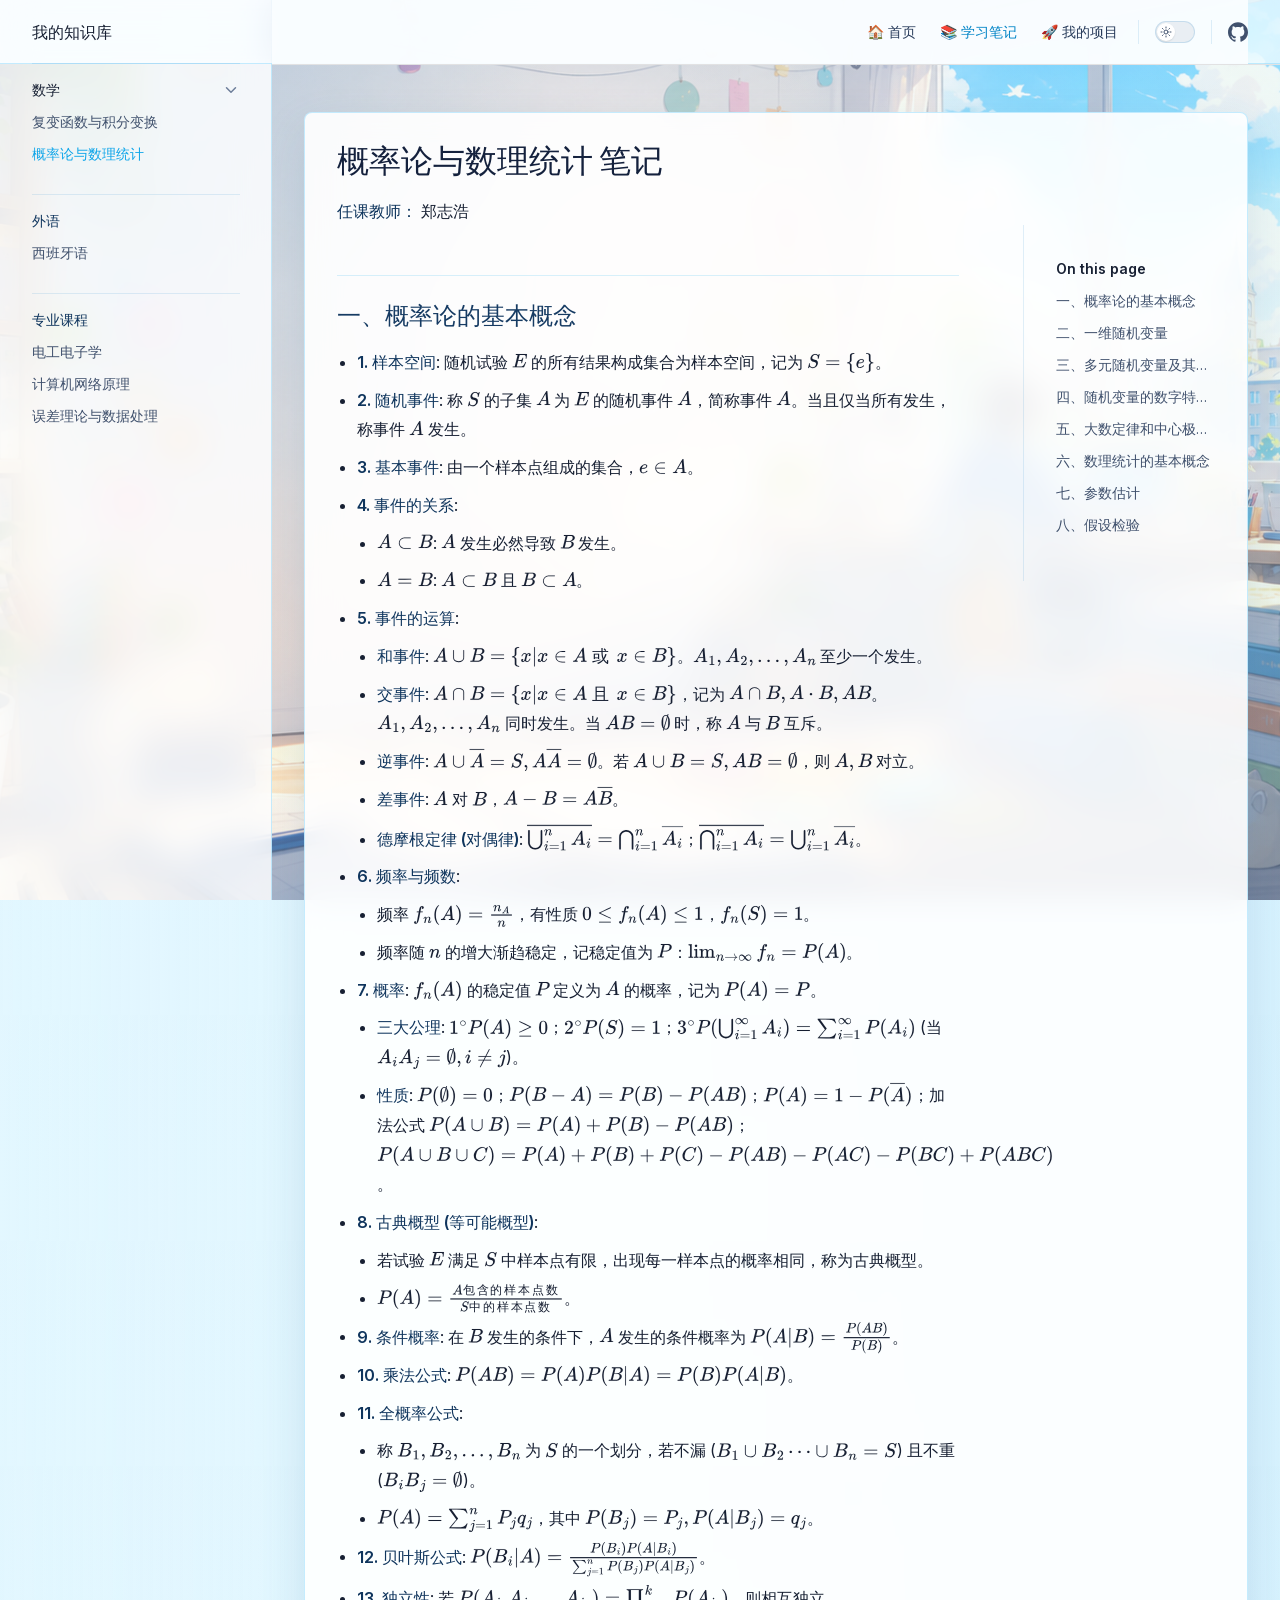
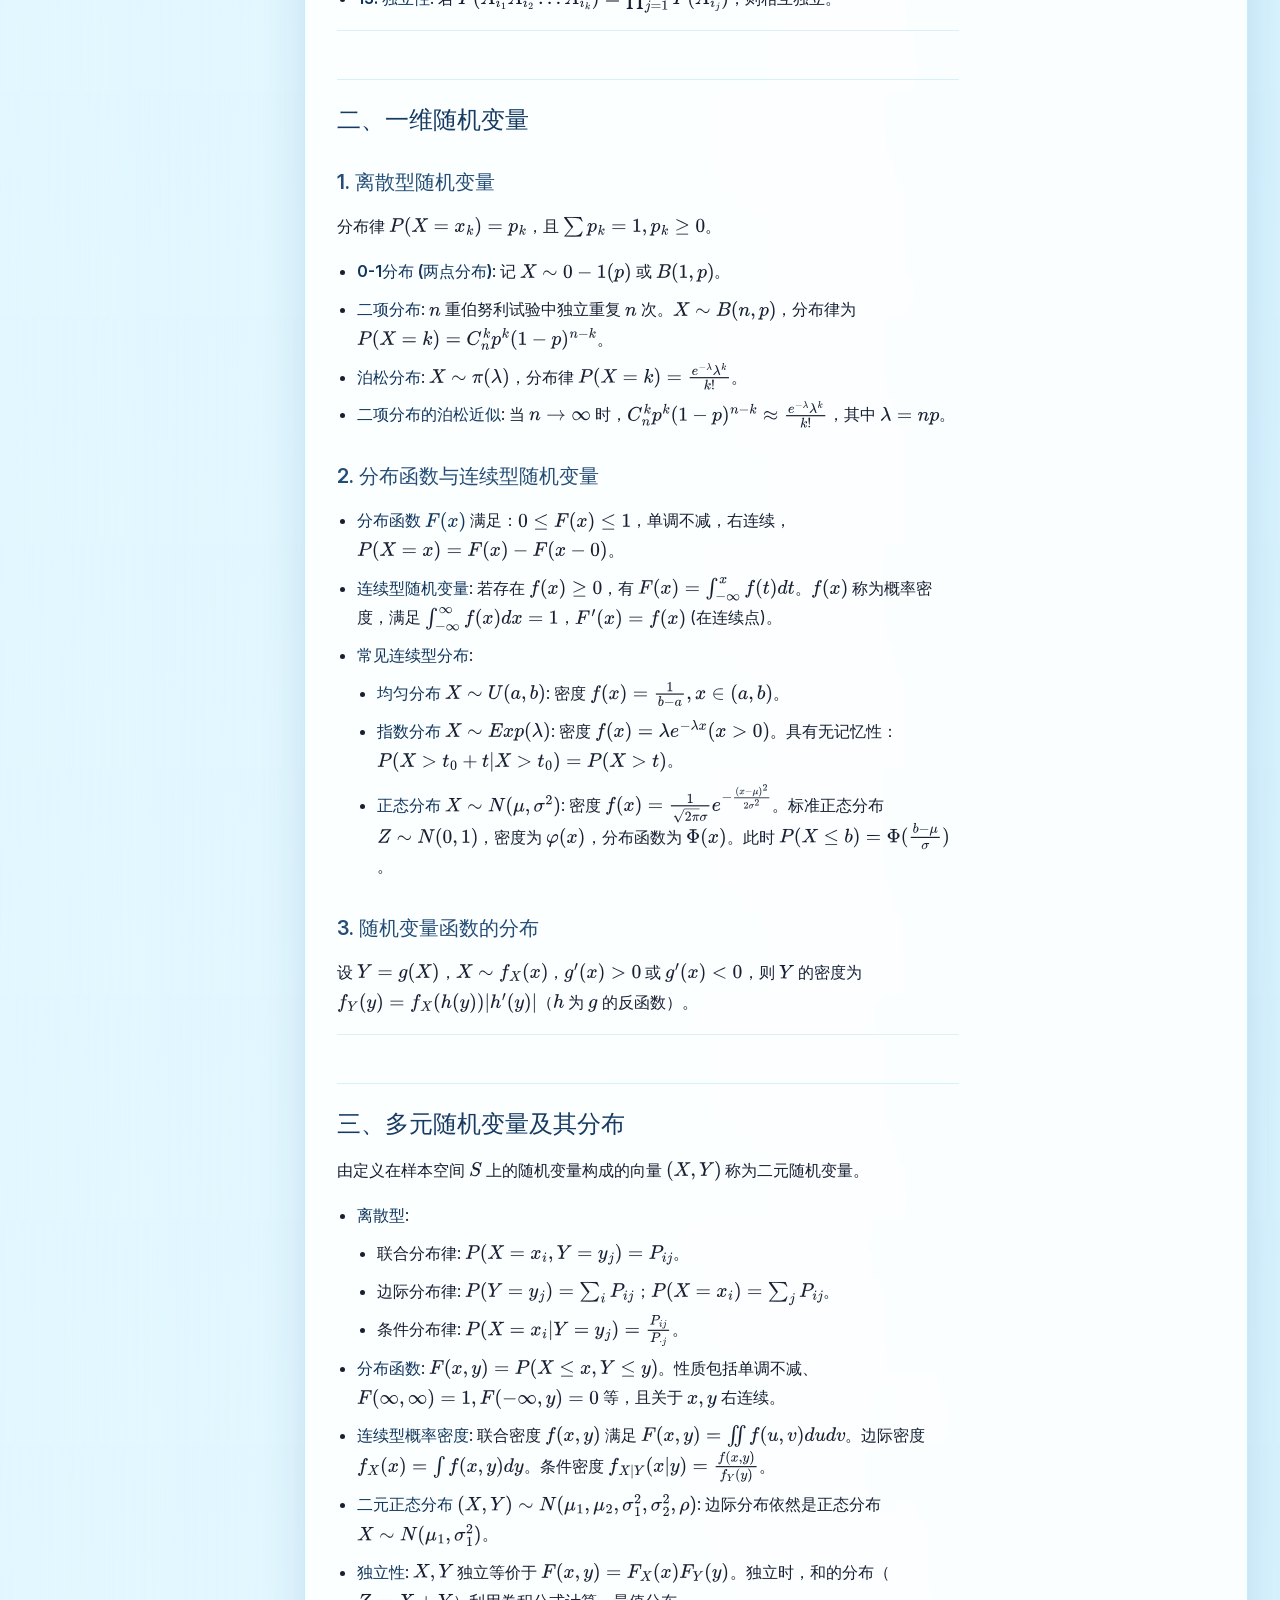
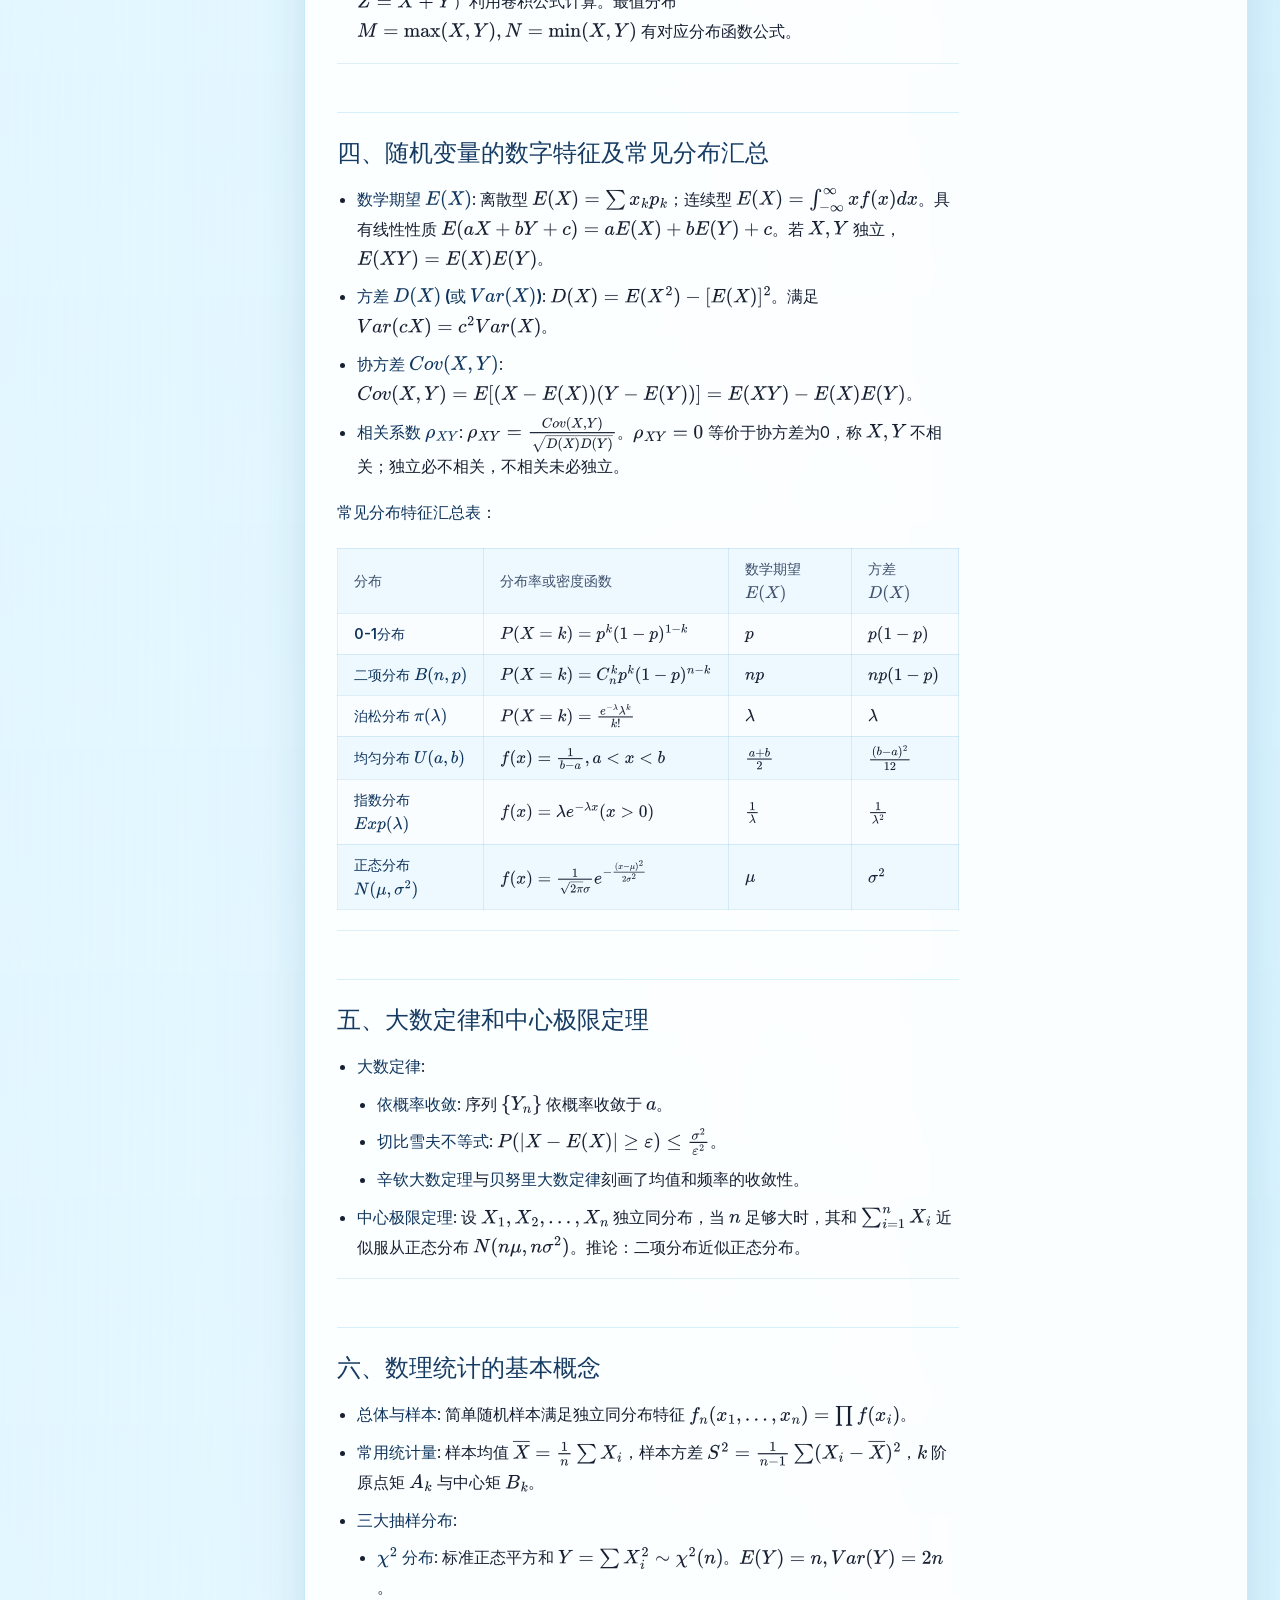
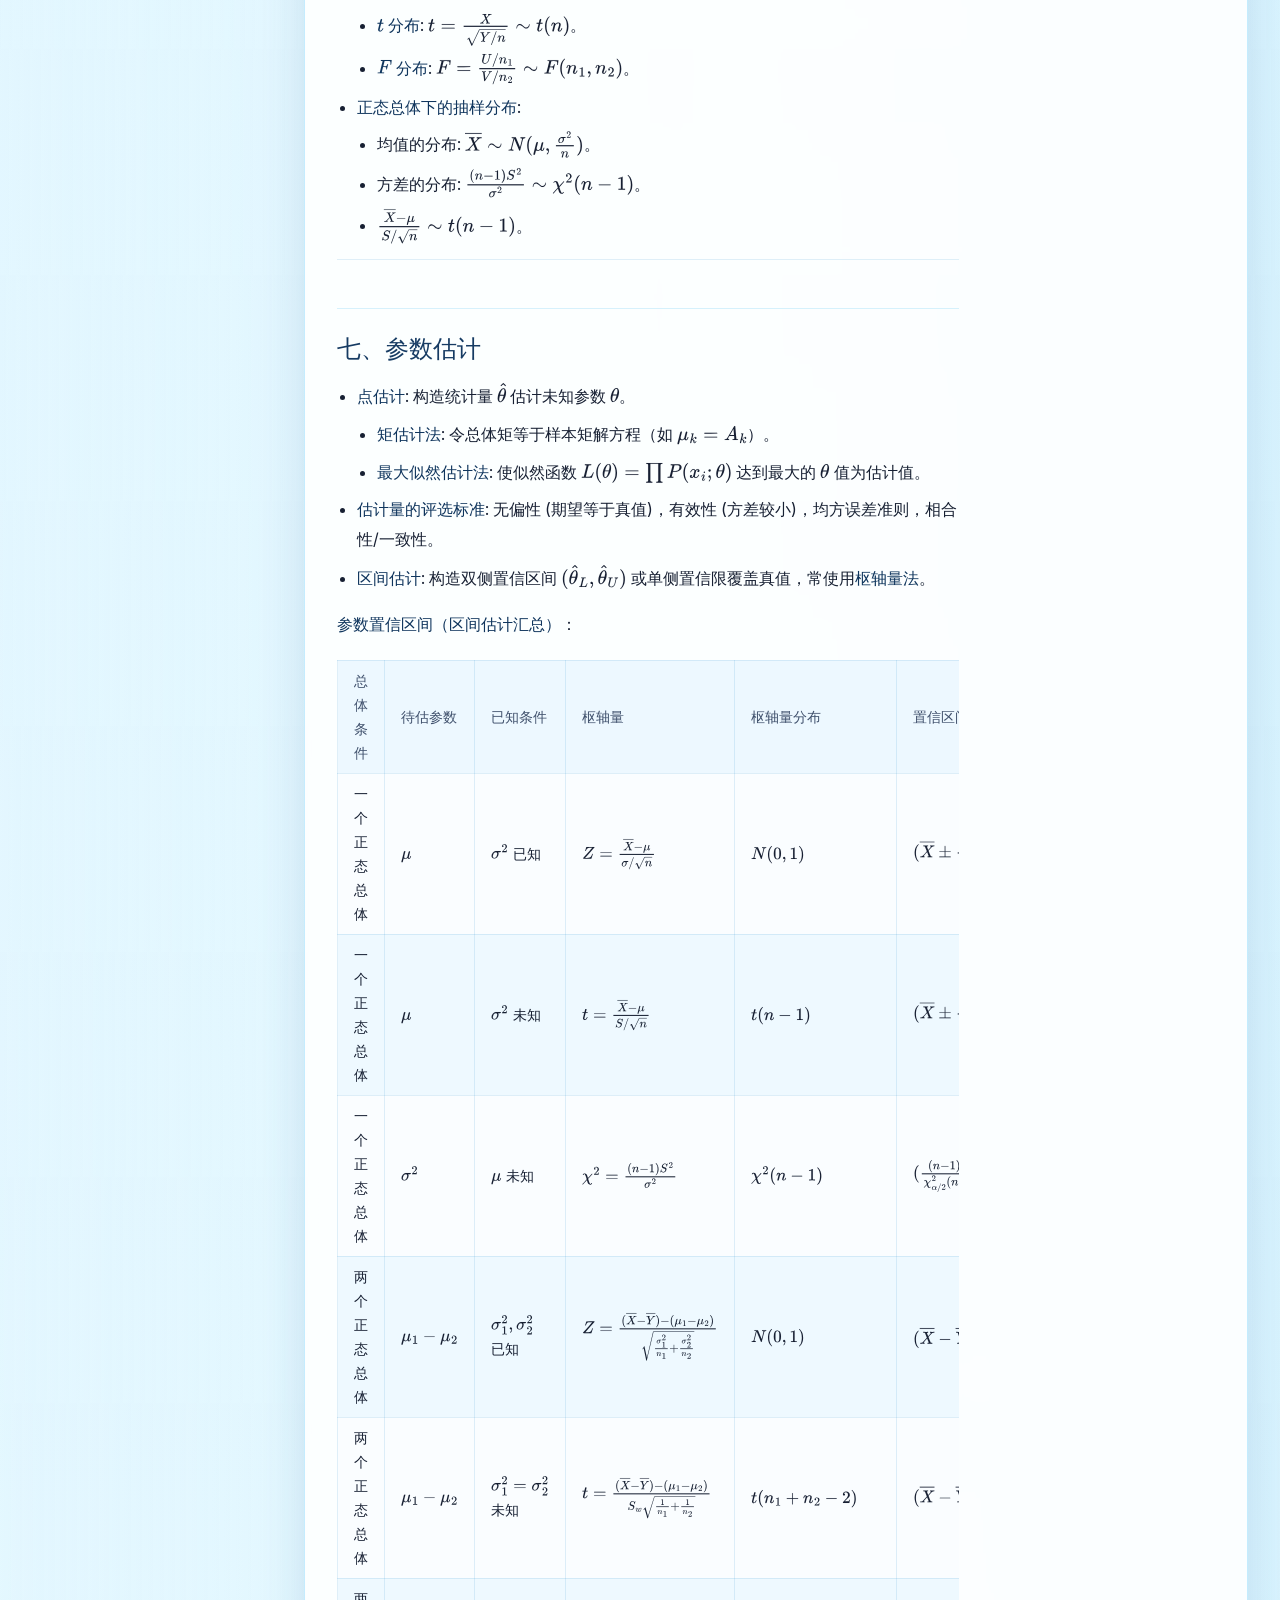
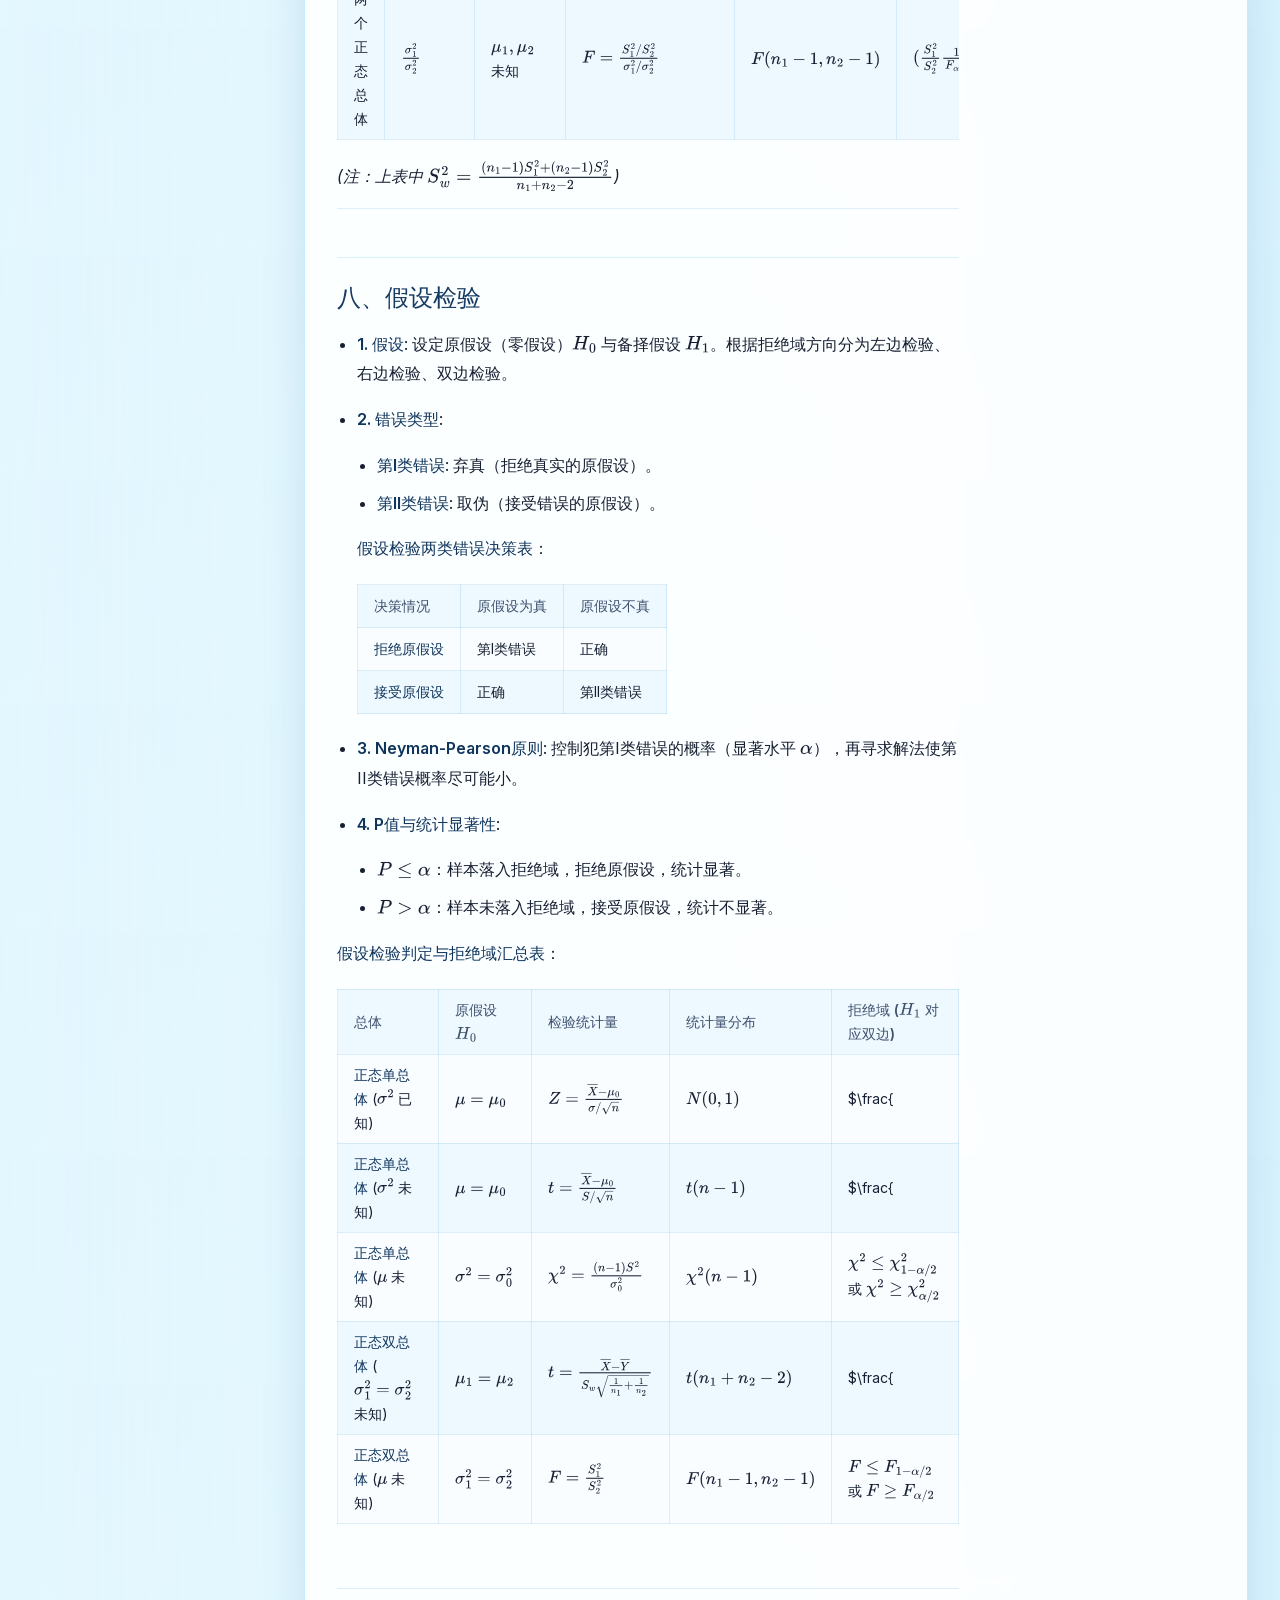
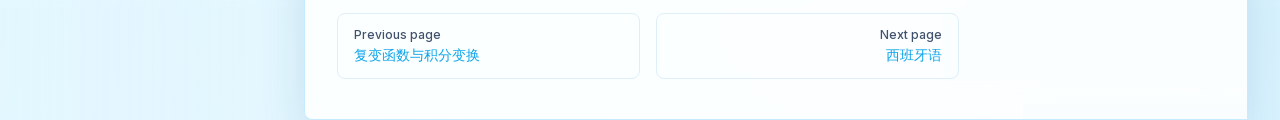
<file: notes/gt.html>
<!DOCTYPE html>
<html lang="en-US" dir="ltr">
  <head>
    <meta charset="utf-8">
    <meta name="viewport" content="width=device-width,initial-scale=1">
    <title>概率论与数理统计 笔记 | 我的知识库</title>
    <meta name="description" content="个人学习笔记与项目归档">
    <meta name="generator" content="VitePress v1.6.4">
    <link rel="preload stylesheet" href="/assets/style.DYzPdgnY.css" as="style">
    <link rel="preload stylesheet" href="/vp-icons.css" as="style">
    
    <script type="module" src="/assets/app.D9y8DM7D.js"></script>
    <link rel="preload" href="/assets/inter-roman-latin.Di8DUHzh.woff2" as="font" type="font/woff2" crossorigin="">
    <link rel="modulepreload" href="/assets/chunks/theme.CtlDUOqy.js">
    <link rel="modulepreload" href="/assets/chunks/framework.Dn7Y7LSn.js">
    <link rel="modulepreload" href="/assets/notes_gt.md.BufCtqsN.lean.js">
    <script id="check-dark-mode">(()=>{const e=localStorage.getItem("vitepress-theme-appearance")||"auto",a=window.matchMedia("(prefers-color-scheme: dark)").matches;(!e||e==="auto"?a:e==="dark")&&document.documentElement.classList.add("dark")})();</script>
    <script id="check-mac-os">document.documentElement.classList.toggle("mac",/Mac|iPhone|iPod|iPad/i.test(navigator.platform));</script>
  </head>
  <body>
    <div id="app"><div class="Layout" data-v-d8b57b2d><!--[--><!--]--><!--[--><span tabindex="-1" data-v-fcbfc0e0></span><a href="#VPContent" class="VPSkipLink visually-hidden" data-v-fcbfc0e0>Skip to content</a><!--]--><!----><header class="VPNav" data-v-d8b57b2d data-v-7ad780c2><div class="VPNavBar" data-v-7ad780c2 data-v-9fd4d1dd><div class="wrapper" data-v-9fd4d1dd><div class="container" data-v-9fd4d1dd><div class="title" data-v-9fd4d1dd><div class="VPNavBarTitle has-sidebar" data-v-9fd4d1dd data-v-9f43907a><a class="title" href="/" data-v-9f43907a><!--[--><!--]--><!----><span data-v-9f43907a>我的知识库</span><!--[--><!--]--></a></div></div><div class="content" data-v-9fd4d1dd><div class="content-body" data-v-9fd4d1dd><!--[--><!--]--><div class="VPNavBarSearch search" data-v-9fd4d1dd><!----></div><nav aria-labelledby="main-nav-aria-label" class="VPNavBarMenu menu" data-v-9fd4d1dd data-v-afb2845e><span id="main-nav-aria-label" class="visually-hidden" data-v-afb2845e> Main Navigation </span><!--[--><!--[--><a class="VPLink link VPNavBarMenuLink" href="/" tabindex="0" data-v-afb2845e data-v-815115f5><!--[--><span data-v-815115f5>🏠 首页</span><!--]--></a><!--]--><!--[--><a class="VPLink link VPNavBarMenuLink active" href="/notes/fb.html" tabindex="0" data-v-afb2845e data-v-815115f5><!--[--><span data-v-815115f5>📚 学习笔记</span><!--]--></a><!--]--><!--[--><a class="VPLink link VPNavBarMenuLink" href="/projects/cet6.html" tabindex="0" data-v-afb2845e data-v-815115f5><!--[--><span data-v-815115f5>🚀 我的项目</span><!--]--></a><!--]--><!--]--></nav><!----><div class="VPNavBarAppearance appearance" data-v-9fd4d1dd data-v-3f90c1a5><button class="VPSwitch VPSwitchAppearance" type="button" role="switch" title aria-checked="false" data-v-3f90c1a5 data-v-be9742d9 data-v-b4ccac88><span class="check" data-v-b4ccac88><span class="icon" data-v-b4ccac88><!--[--><span class="vpi-sun sun" data-v-be9742d9></span><span class="vpi-moon moon" data-v-be9742d9></span><!--]--></span></span></button></div><div class="VPSocialLinks VPNavBarSocialLinks social-links" data-v-9fd4d1dd data-v-ef6192dc data-v-e71e869c><!--[--><a class="VPSocialLink no-icon" href="https://github.com/WtqMyou" aria-label="github" target="_blank" rel="noopener" data-v-e71e869c data-v-60a9a2d3><span class="vpi-social-github"></span></a><!--]--></div><div class="VPFlyout VPNavBarExtra extra" data-v-9fd4d1dd data-v-f953d92f data-v-bfe7971f><button type="button" class="button" aria-haspopup="true" aria-expanded="false" aria-label="extra navigation" data-v-bfe7971f><span class="vpi-more-horizontal icon" data-v-bfe7971f></span></button><div class="menu" data-v-bfe7971f><div class="VPMenu" data-v-bfe7971f data-v-20ed86d6><!----><!--[--><!--[--><!----><div class="group" data-v-f953d92f><div class="item appearance" data-v-f953d92f><p class="label" data-v-f953d92f>Appearance</p><div class="appearance-action" data-v-f953d92f><button class="VPSwitch VPSwitchAppearance" type="button" role="switch" title aria-checked="false" data-v-f953d92f data-v-be9742d9 data-v-b4ccac88><span class="check" data-v-b4ccac88><span class="icon" data-v-b4ccac88><!--[--><span class="vpi-sun sun" data-v-be9742d9></span><span class="vpi-moon moon" data-v-be9742d9></span><!--]--></span></span></button></div></div></div><div class="group" data-v-f953d92f><div class="item social-links" data-v-f953d92f><div class="VPSocialLinks social-links-list" data-v-f953d92f data-v-e71e869c><!--[--><a class="VPSocialLink no-icon" href="https://github.com/WtqMyou" aria-label="github" target="_blank" rel="noopener" data-v-e71e869c data-v-60a9a2d3><span class="vpi-social-github"></span></a><!--]--></div></div></div><!--]--><!--]--></div></div></div><!--[--><!--]--><button type="button" class="VPNavBarHamburger hamburger" aria-label="mobile navigation" aria-expanded="false" aria-controls="VPNavScreen" data-v-9fd4d1dd data-v-6bee1efd><span class="container" data-v-6bee1efd><span class="top" data-v-6bee1efd></span><span class="middle" data-v-6bee1efd></span><span class="bottom" data-v-6bee1efd></span></span></button></div></div></div></div><div class="divider" data-v-9fd4d1dd><div class="divider-line" data-v-9fd4d1dd></div></div></div><!----></header><div class="VPLocalNav has-sidebar empty" data-v-d8b57b2d data-v-2488c25a><div class="container" data-v-2488c25a><button class="menu" aria-expanded="false" aria-controls="VPSidebarNav" data-v-2488c25a><span class="vpi-align-left menu-icon" data-v-2488c25a></span><span class="menu-text" data-v-2488c25a>Menu</span></button><div class="VPLocalNavOutlineDropdown" style="--vp-vh:0px;" data-v-2488c25a data-v-6b867909><button data-v-6b867909>Return to top</button><!----></div></div></div><aside class="VPSidebar" data-v-d8b57b2d data-v-42c4c606><div class="curtain" data-v-42c4c606></div><nav class="nav" id="VPSidebarNav" aria-labelledby="sidebar-aria-label" tabindex="-1" data-v-42c4c606><span class="visually-hidden" id="sidebar-aria-label" data-v-42c4c606> Sidebar Navigation </span><!--[--><!--]--><!--[--><div class="no-transition group" data-v-51288d80><section class="VPSidebarItem level-0 collapsible has-active" data-v-51288d80 data-v-0009425e><div class="item" role="button" tabindex="0" data-v-0009425e><div class="indicator" data-v-0009425e></div><h2 class="text" data-v-0009425e>数学</h2><div class="caret" role="button" aria-label="toggle section" tabindex="0" data-v-0009425e><span class="vpi-chevron-right caret-icon" data-v-0009425e></span></div></div><div class="items" data-v-0009425e><!--[--><div class="VPSidebarItem level-1 is-link" data-v-0009425e data-v-0009425e><div class="item" data-v-0009425e><div class="indicator" data-v-0009425e></div><a class="VPLink link link" href="/notes/fb.html" data-v-0009425e><!--[--><p class="text" data-v-0009425e>复变函数与积分变换</p><!--]--></a><!----></div><!----></div><div class="VPSidebarItem level-1 is-link" data-v-0009425e data-v-0009425e><div class="item" data-v-0009425e><div class="indicator" data-v-0009425e></div><a class="VPLink link link" href="/notes/gt.html" data-v-0009425e><!--[--><p class="text" data-v-0009425e>概率论与数理统计</p><!--]--></a><!----></div><!----></div><!--]--></div></section></div><div class="no-transition group" data-v-51288d80><section class="VPSidebarItem level-0" data-v-51288d80 data-v-0009425e><div class="item" role="button" tabindex="0" data-v-0009425e><div class="indicator" data-v-0009425e></div><h2 class="text" data-v-0009425e>外语</h2><!----></div><div class="items" data-v-0009425e><!--[--><div class="VPSidebarItem level-1 is-link" data-v-0009425e data-v-0009425e><div class="item" data-v-0009425e><div class="indicator" data-v-0009425e></div><a class="VPLink link link" href="/notes/xy.html" data-v-0009425e><!--[--><p class="text" data-v-0009425e>西班牙语</p><!--]--></a><!----></div><!----></div><!--]--></div></section></div><div class="no-transition group" data-v-51288d80><section class="VPSidebarItem level-0" data-v-51288d80 data-v-0009425e><div class="item" role="button" tabindex="0" data-v-0009425e><div class="indicator" data-v-0009425e></div><h2 class="text" data-v-0009425e>专业课程</h2><!----></div><div class="items" data-v-0009425e><!--[--><div class="VPSidebarItem level-1 is-link" data-v-0009425e data-v-0009425e><div class="item" data-v-0009425e><div class="indicator" data-v-0009425e></div><a class="VPLink link link" href="/notes/dgdzx.html" data-v-0009425e><!--[--><p class="text" data-v-0009425e>电工电子学</p><!--]--></a><!----></div><!----></div><div class="VPSidebarItem level-1 is-link" data-v-0009425e data-v-0009425e><div class="item" data-v-0009425e><div class="indicator" data-v-0009425e></div><a class="VPLink link link" href="/notes/jw.html" data-v-0009425e><!--[--><p class="text" data-v-0009425e>计算机网络原理</p><!--]--></a><!----></div><!----></div><div class="VPSidebarItem level-1 is-link" data-v-0009425e data-v-0009425e><div class="item" data-v-0009425e><div class="indicator" data-v-0009425e></div><a class="VPLink link link" href="/notes/wc.html" data-v-0009425e><!--[--><p class="text" data-v-0009425e>误差理论与数据处理</p><!--]--></a><!----></div><!----></div><!--]--></div></section></div><!--]--><!--[--><!--]--></nav></aside><div class="VPContent has-sidebar" id="VPContent" data-v-d8b57b2d data-v-9a6c75ad><div class="VPDoc has-sidebar has-aside" data-v-9a6c75ad data-v-e6f2a212><!--[--><!--]--><div class="container" data-v-e6f2a212><div class="aside" data-v-e6f2a212><div class="aside-curtain" data-v-e6f2a212></div><div class="aside-container" data-v-e6f2a212><div class="aside-content" data-v-e6f2a212><div class="VPDocAside" data-v-e6f2a212 data-v-cb998dce><!--[--><!--]--><!--[--><!--]--><nav aria-labelledby="doc-outline-aria-label" class="VPDocAsideOutline" data-v-cb998dce data-v-f610f197><div class="content" data-v-f610f197><div class="outline-marker" data-v-f610f197></div><div aria-level="2" class="outline-title" id="doc-outline-aria-label" role="heading" data-v-f610f197>On this page</div><ul class="VPDocOutlineItem root" data-v-f610f197 data-v-53c99d69><!--[--><!--]--></ul></div></nav><!--[--><!--]--><div class="spacer" data-v-cb998dce></div><!--[--><!--]--><!----><!--[--><!--]--><!--[--><!--]--></div></div></div></div><div class="content" data-v-e6f2a212><div class="content-container" data-v-e6f2a212><!--[--><!--]--><main class="main" data-v-e6f2a212><div style="position:relative;" class="vp-doc _notes_gt" data-v-e6f2a212><div><h1 id="概率论与数理统计-笔记" tabindex="-1">概率论与数理统计 笔记 <a class="header-anchor" href="#概率论与数理统计-笔记" aria-label="Permalink to &quot;概率论与数理统计 笔记&quot;">​</a></h1><p><strong>任课教师：</strong> 郑志浩</p><h2 id="一、概率论的基本概念" tabindex="-1">一、概率论的基本概念 <a class="header-anchor" href="#一、概率论的基本概念" aria-label="Permalink to &quot;一、概率论的基本概念&quot;">​</a></h2><ul><li><strong>1. 样本空间</strong>: 随机试验 <!----> 的所有结果构成集合为样本空间，记为 <!---->。</li><li><strong>2. 随机事件</strong>: 称 <!----> 的子集 <!----> 为 <!----> 的随机事件 <!---->，简称事件 <!---->。当且仅当所有发生，称事件 <!----> 发生。</li><li><strong>3. 基本事件</strong>: 由一个样本点组成的集合，<!---->。</li><li><strong>4. 事件的关系</strong>: <ul><li><!---->: <!----> 发生必然导致 <!----> 发生。</li><li><!---->: <!----> 且 <!---->。</li></ul></li><li><strong>5. 事件的运算</strong>: <ul><li><strong>和事件</strong>: <!---->。<!----> 至少一个发生。</li><li><strong>交事件</strong>: <!---->，记为 <!---->。<!----> 同时发生。当 <!----> 时，称 <!----> 与 <!----> 互斥。</li><li><strong>逆事件</strong>: <!---->。若 <!---->，则 <!----> 对立。</li><li><strong>差事件</strong>: <!----> 对 <!---->，<!---->。</li><li><strong>德摩根定律 (对偶律)</strong>: <!---->；<!---->。</li></ul></li><li><strong>6. 频率与频数</strong>: <ul><li>频率 <!---->，有性质 <!---->，<!---->。</li><li>频率随 <!----> 的增大渐趋稳定，记稳定值为 <!---->：<!---->。</li></ul></li><li><strong>7. 概率</strong>: <!----> 的稳定值 <!----> 定义为 <!----> 的概率，记为 <!---->。 <ul><li><strong>三大公理</strong>: <!---->；<!---->；<!----> (当 <!---->)。</li><li><strong>性质</strong>: <!---->；<!---->；<!---->；加法公式 <!---->；<!---->。</li></ul></li><li><strong>8. 古典概型 (等可能概型)</strong>: <ul><li>若试验 <!----> 满足 <!----> 中样本点有限，出现每一样本点的概率相同，称为古典概型。</li><li><!---->。</li></ul></li><li><strong>9. 条件概率</strong>: 在 <!----> 发生的条件下，<!----> 发生的条件概率为 <!---->。</li><li><strong>10. 乘法公式</strong>: <!---->。</li><li><strong>11. 全概率公式</strong>: <ul><li>称 <!----> 为 <!----> 的一个划分，若不漏 (<!---->) 且不重 (<!---->)。</li><li><!---->，其中 <!---->。</li></ul></li><li><strong>12. 贝叶斯公式</strong>: <!---->。</li><li><strong>13. 独立性</strong>: 若 <!---->，则相互独立。</li></ul><hr><h2 id="二、一维随机变量" tabindex="-1">二、一维随机变量 <a class="header-anchor" href="#二、一维随机变量" aria-label="Permalink to &quot;二、一维随机变量&quot;">​</a></h2><h3 id="_1-离散型随机变量" tabindex="-1">1. 离散型随机变量 <a class="header-anchor" href="#_1-离散型随机变量" aria-label="Permalink to &quot;1. 离散型随机变量&quot;">​</a></h3><p>分布律 <!---->，且 <!---->。</p><ul><li><strong>0-1分布 (两点分布)</strong>: 记 <!----> 或 <!---->。</li><li><strong>二项分布</strong>: <!----> 重伯努利试验中独立重复 <!----> 次。<!---->，分布律为 <!---->。</li><li><strong>泊松分布</strong>: <!---->，分布律 <!---->。</li><li><strong>二项分布的泊松近似</strong>: 当 <!----> 时，<!---->，其中 <!---->。</li></ul><h3 id="_2-分布函数与连续型随机变量" tabindex="-1">2. 分布函数与连续型随机变量 <a class="header-anchor" href="#_2-分布函数与连续型随机变量" aria-label="Permalink to &quot;2. 分布函数与连续型随机变量&quot;">​</a></h3><ul><li><strong>分布函数 <!----></strong> 满足：<!---->，单调不减，右连续，<!---->。</li><li><strong>连续型随机变量</strong>: 若存在 <!---->，有 <!---->。<!----> 称为概率密度，满足 <!---->，<!----> (在连续点)。</li><li><strong>常见连续型分布</strong>: <ul><li><strong>均匀分布</strong> <!---->: 密度 <!---->。</li><li><strong>指数分布</strong> <!---->: 密度 <!---->。具有无记忆性：<!---->。</li><li><strong>正态分布</strong> <!---->: 密度 <!---->。标准正态分布 <!---->，密度为 <!---->，分布函数为 <!---->。此时 <!---->。</li></ul></li></ul><h3 id="_3-随机变量函数的分布" tabindex="-1">3. 随机变量函数的分布 <a class="header-anchor" href="#_3-随机变量函数的分布" aria-label="Permalink to &quot;3. 随机变量函数的分布&quot;">​</a></h3><p>设 <!---->，<!---->，<!----> 或 <!---->，则 <!----> 的密度为 <!---->（<!----> 为 <!----> 的反函数）。</p><hr><h2 id="三、多元随机变量及其分布" tabindex="-1">三、多元随机变量及其分布 <a class="header-anchor" href="#三、多元随机变量及其分布" aria-label="Permalink to &quot;三、多元随机变量及其分布&quot;">​</a></h2><p>由定义在样本空间 <!----> 上的随机变量构成的向量 <!----> 称为二元随机变量。</p><ul><li><strong>离散型</strong>: <ul><li>联合分布律: <!---->。</li><li>边际分布律: <!---->；<!---->。</li><li>条件分布律: <!---->。</li></ul></li><li><strong>分布函数</strong>: <!---->。性质包括单调不减、<!----> 等，且关于 <!----> 右连续。</li><li><strong>连续型概率密度</strong>: 联合密度 <!----> 满足 <!---->。边际密度 <!---->。条件密度 <!---->。</li><li><strong>二元正态分布</strong> <!---->: 边际分布依然是正态分布 <!---->。</li><li><strong>独立性</strong>: <!----> 独立等价于 <!---->。独立时，和的分布（<!---->）利用卷积公式计算。最值分布 <!----> 有对应分布函数公式。</li></ul><hr><h2 id="四、随机变量的数字特征及常见分布汇总" tabindex="-1">四、随机变量的数字特征及常见分布汇总 <a class="header-anchor" href="#四、随机变量的数字特征及常见分布汇总" aria-label="Permalink to &quot;四、随机变量的数字特征及常见分布汇总&quot;">​</a></h2><ul><li><strong>数学期望 <!----></strong>: 离散型 <!---->；连续型 <!---->。具有线性性质 <!---->。若 <!----> 独立，<!---->。</li><li><strong>方差 <!----> (或 <!---->)</strong>: <!---->。满足 <!---->。</li><li><strong>协方差 <!----></strong>: <!---->。</li><li><strong>相关系数 <!----></strong>: <!---->。<!----> 等价于协方差为0，称 <!----> 不相关；独立必不相关，不相关未必独立。</li></ul><p><strong>常见分布特征汇总表</strong>：</p><table tabindex="0"><thead><tr><th style="text-align:left;">分布</th><th style="text-align:left;">分布率或密度函数</th><th style="text-align:left;">数学期望 <!----></th><th style="text-align:left;">方差 <!----></th></tr></thead><tbody><tr><td style="text-align:left;"><strong>0-1分布</strong></td><td style="text-align:left;"><!----></td><td style="text-align:left;"><!----></td><td style="text-align:left;"><!----></td></tr><tr><td style="text-align:left;"><strong>二项分布 <!----></strong></td><td style="text-align:left;"><!----></td><td style="text-align:left;"><!----></td><td style="text-align:left;"><!----></td></tr><tr><td style="text-align:left;"><strong>泊松分布 <!----></strong></td><td style="text-align:left;"><!----></td><td style="text-align:left;"><!----></td><td style="text-align:left;"><!----></td></tr><tr><td style="text-align:left;"><strong>均匀分布 <!----></strong></td><td style="text-align:left;"><!----></td><td style="text-align:left;"><!----></td><td style="text-align:left;"><!----></td></tr><tr><td style="text-align:left;"><strong>指数分布 <!----></strong></td><td style="text-align:left;"><!----></td><td style="text-align:left;"><!----></td><td style="text-align:left;"><!----></td></tr><tr><td style="text-align:left;"><strong>正态分布 <!----></strong></td><td style="text-align:left;"><!----></td><td style="text-align:left;"><!----></td><td style="text-align:left;"><!----></td></tr></tbody></table><hr><h2 id="五、大数定律和中心极限定理" tabindex="-1">五、大数定律和中心极限定理 <a class="header-anchor" href="#五、大数定律和中心极限定理" aria-label="Permalink to &quot;五、大数定律和中心极限定理&quot;">​</a></h2><ul><li><strong>大数定律</strong>: <ul><li><strong>依概率收敛</strong>: 序列 <!----> 依概率收敛于 <!---->。</li><li><strong>切比雪夫不等式</strong>: <!---->。</li><li><strong>辛钦大数定理</strong>与<strong>贝努里大数定律</strong>刻画了均值和频率的收敛性。</li></ul></li><li><strong>中心极限定理</strong>: 设 <!----> 独立同分布，当 <!----> 足够大时，其和 <!----> 近似服从正态分布 <!---->。推论：二项分布近似正态分布。</li></ul><hr><h2 id="六、数理统计的基本概念" tabindex="-1">六、数理统计的基本概念 <a class="header-anchor" href="#六、数理统计的基本概念" aria-label="Permalink to &quot;六、数理统计的基本概念&quot;">​</a></h2><ul><li><strong>总体与样本</strong>: 简单随机样本满足独立同分布特征 <!---->。</li><li><strong>常用统计量</strong>: 样本均值 <!---->，样本方差 <!---->，<!----> 阶原点矩 <!----> 与中心矩 <!---->。</li><li><strong>三大抽样分布</strong>: <ul><li><strong><!----> 分布</strong>: 标准正态平方和 <!---->。<!---->。</li><li><strong><!----> 分布</strong>: <!---->。</li><li><strong><!----> 分布</strong>: <!---->。</li></ul></li><li><strong>正态总体下的抽样分布</strong>: <ul><li>均值的分布: <!---->。</li><li>方差的分布: <!---->。</li><li><!---->。</li></ul></li></ul><hr><h2 id="七、参数估计" tabindex="-1">七、参数估计 <a class="header-anchor" href="#七、参数估计" aria-label="Permalink to &quot;七、参数估计&quot;">​</a></h2><ul><li><strong>点估计</strong>: 构造统计量 <!----> 估计未知参数 <!---->。 <ul><li><strong>矩估计法</strong>: 令总体矩等于样本矩解方程（如 <!---->）。</li><li><strong>最大似然估计法</strong>: 使似然函数 <!----> 达到最大的 <!----> 值为估计值。</li></ul></li><li><strong>估计量的评选标准</strong>: 无偏性 (期望等于真值)，有效性 (方差较小)，均方误差准则，相合性/一致性。</li><li><strong>区间估计</strong>: 构造双侧置信区间 <!----> 或单侧置信限覆盖真值，常使用<strong>枢轴量法</strong>。</li></ul><p><strong>参数置信区间（区间估计汇总）</strong>：</p><table tabindex="0"><thead><tr><th style="text-align:left;">总体条件</th><th style="text-align:left;">待估参数</th><th style="text-align:left;">已知条件</th><th style="text-align:left;">枢轴量</th><th style="text-align:left;">枢轴量分布</th><th style="text-align:left;">置信区间</th></tr></thead><tbody><tr><td style="text-align:left;">一个正态总体</td><td style="text-align:left;"><!----></td><td style="text-align:left;"><!----> 已知</td><td style="text-align:left;"><!----></td><td style="text-align:left;"><!----></td><td style="text-align:left;"><!----></td></tr><tr><td style="text-align:left;">一个正态总体</td><td style="text-align:left;"><!----></td><td style="text-align:left;"><!----> 未知</td><td style="text-align:left;"><!----></td><td style="text-align:left;"><!----></td><td style="text-align:left;"><!----></td></tr><tr><td style="text-align:left;">一个正态总体</td><td style="text-align:left;"><!----></td><td style="text-align:left;"><!----> 未知</td><td style="text-align:left;"><!----></td><td style="text-align:left;"><!----></td><td style="text-align:left;"><!----></td></tr><tr><td style="text-align:left;">两个正态总体</td><td style="text-align:left;"><!----></td><td style="text-align:left;"><!----> 已知</td><td style="text-align:left;"><!----></td><td style="text-align:left;"><!----></td><td style="text-align:left;"><!----></td></tr><tr><td style="text-align:left;">两个正态总体</td><td style="text-align:left;"><!----></td><td style="text-align:left;"><!----> 未知</td><td style="text-align:left;"><!----></td><td style="text-align:left;"><!----></td><td style="text-align:left;"><!----></td></tr><tr><td style="text-align:left;">两个正态总体</td><td style="text-align:left;"><!----></td><td style="text-align:left;"><!----> 未知</td><td style="text-align:left;"><!----></td><td style="text-align:left;"><!----></td><td style="text-align:left;"><!----></td></tr></tbody></table><p><em>(注：上表中 <!---->)</em></p><hr><h2 id="八、假设检验" tabindex="-1">八、假设检验 <a class="header-anchor" href="#八、假设检验" aria-label="Permalink to &quot;八、假设检验&quot;">​</a></h2><ul><li><p><strong>1. 假设</strong>: 设定原假设（零假设）<!----> 与备择假设 <!---->。根据拒绝域方向分为左边检验、右边检验、双边检验。</p></li><li><p><strong>2. 错误类型</strong>:</p><ul><li><strong>第I类错误</strong>: 弃真（拒绝真实的原假设）。</li><li><strong>第II类错误</strong>: 取伪（接受错误的原假设）。</li></ul><p><strong>假设检验两类错误决策表</strong>：</p><table tabindex="0"><thead><tr><th style="text-align:left;">决策情况</th><th style="text-align:left;">原假设为真</th><th style="text-align:left;">原假设不真</th></tr></thead><tbody><tr><td style="text-align:left;"><strong>拒绝原假设</strong></td><td style="text-align:left;">第I类错误</td><td style="text-align:left;">正确</td></tr><tr><td style="text-align:left;"><strong>接受原假设</strong></td><td style="text-align:left;">正确</td><td style="text-align:left;">第II类错误</td></tr></tbody></table></li><li><p><strong>3. Neyman-Pearson原则</strong>: 控制犯第I类错误的概率（显著水平 <!---->），再寻求解法使第II类错误概率尽可能小。</p></li><li><p><strong>4. P值与统计显著性</strong>:</p><ul><li><!---->：样本落入拒绝域，拒绝原假设，统计显著。</li><li><!---->：样本未落入拒绝域，接受原假设，统计不显著。</li></ul></li></ul><p><strong>假设检验判定与拒绝域汇总表</strong>：</p><table tabindex="0"><thead><tr><th style="text-align:left;">总体</th><th style="text-align:left;">原假设 <!----></th><th style="text-align:left;">检验统计量</th><th style="text-align:left;">统计量分布</th><th style="text-align:left;">拒绝域 (<!----> 对应双边)</th></tr></thead><tbody><tr><td style="text-align:left;"><strong>正态单总体</strong> (<!----> 已知)</td><td style="text-align:left;"><!----></td><td style="text-align:left;"><!----></td><td style="text-align:left;"><!----></td><td style="text-align:left;">$\frac{</td></tr><tr><td style="text-align:left;"><strong>正态单总体</strong> (<!----> 未知)</td><td style="text-align:left;"><!----></td><td style="text-align:left;"><!----></td><td style="text-align:left;"><!----></td><td style="text-align:left;">$\frac{</td></tr><tr><td style="text-align:left;"><strong>正态单总体</strong> (<!----> 未知)</td><td style="text-align:left;"><!----></td><td style="text-align:left;"><!----></td><td style="text-align:left;"><!----></td><td style="text-align:left;"><!----> 或 <!----></td></tr><tr><td style="text-align:left;"><strong>正态双总体</strong> (<!----> 未知)</td><td style="text-align:left;"><!----></td><td style="text-align:left;"><!----></td><td style="text-align:left;"><!----></td><td style="text-align:left;">$\frac{</td></tr><tr><td style="text-align:left;"><strong>正态双总体</strong> (<!----> 未知)</td><td style="text-align:left;"><!----></td><td style="text-align:left;"><!----></td><td style="text-align:left;"><!----></td><td style="text-align:left;"><!----> 或 <!----></td></tr></tbody></table></div></div></main><footer class="VPDocFooter" data-v-e6f2a212 data-v-1bcd8184><!--[--><!--]--><!----><nav class="prev-next" aria-labelledby="doc-footer-aria-label" data-v-1bcd8184><span class="visually-hidden" id="doc-footer-aria-label" data-v-1bcd8184>Pager</span><div class="pager" data-v-1bcd8184><a class="VPLink link pager-link prev" href="/notes/fb.html" data-v-1bcd8184><!--[--><span class="desc" data-v-1bcd8184>Previous page</span><span class="title" data-v-1bcd8184>复变函数与积分变换</span><!--]--></a></div><div class="pager" data-v-1bcd8184><a class="VPLink link pager-link next" href="/notes/xy.html" data-v-1bcd8184><!--[--><span class="desc" data-v-1bcd8184>Next page</span><span class="title" data-v-1bcd8184>西班牙语</span><!--]--></a></div></nav></footer><!--[--><!--]--></div></div></div><!--[--><!--]--></div></div><!----><!--[--><!--]--></div></div>
    <script>window.__VP_HASH_MAP__=JSON.parse("{\"api-examples.md\":\"B2o2jFVM\",\"index.md\":\"kT8Oog0Q\",\"markdown-examples.md\":\"D4n3IUxq\",\"notes_dgdzx.md\":\"BuL0qIr3\",\"notes_fb.md\":\"D3TNPqY_\",\"notes_gt.md\":\"BufCtqsN\",\"notes_jw.md\":\"DBf9ncIa\",\"notes_wc.md\":\"BxciZjF7\",\"notes_xy.md\":\"hBB_wuVB\",\"projects_cet6.md\":\"CDxcS1q1\",\"projects_website.md\":\"DrVk7-Pb\"}");window.__VP_SITE_DATA__=JSON.parse("{\"lang\":\"en-US\",\"dir\":\"ltr\",\"title\":\"我的知识库\",\"description\":\"个人学习笔记与项目归档\",\"base\":\"/\",\"head\":[],\"router\":{\"prefetchLinks\":true},\"appearance\":true,\"themeConfig\":{\"nav\":[{\"text\":\"🏠 首页\",\"link\":\"/\"},{\"text\":\"📚 学习笔记\",\"link\":\"/notes/fb\",\"activeMatch\":\"/notes/\"},{\"text\":\"🚀 我的项目\",\"link\":\"/projects/cet6\",\"activeMatch\":\"/projects/\"}],\"sidebar\":{\"/notes/\":[{\"text\":\"数学\",\"collapsed\":false,\"items\":[{\"text\":\"复变函数与积分变换\",\"link\":\"/notes/fb\"},{\"text\":\"概率论与数理统计\",\"link\":\"/notes/gt\"}]},{\"text\":\"外语\",\"items\":[{\"text\":\"西班牙语\",\"link\":\"/notes/xy\"}]},{\"text\":\"专业课程\",\"items\":[{\"text\":\"电工电子学\",\"link\":\"/notes/dgdzx\"},{\"text\":\"计算机网络原理\",\"link\":\"/notes/jw\"},{\"text\":\"误差理论与数据处理\",\"link\":\"/notes/wc\"}]}],\"/projects/\":[{\"text\":\"2026 年度计划\",\"items\":[{\"text\":\"六级备考\",\"link\":\"/projects/cet6\"},{\"text\":\"个人网站搭建\",\"link\":\"/projects/website\"}]}]},\"socialLinks\":[{\"icon\":\"github\",\"link\":\"https://github.com/WtqMyou\"}]},\"locales\":{},\"scrollOffset\":134,\"cleanUrls\":false}");</script>
    
  </body>
</html>
</file>
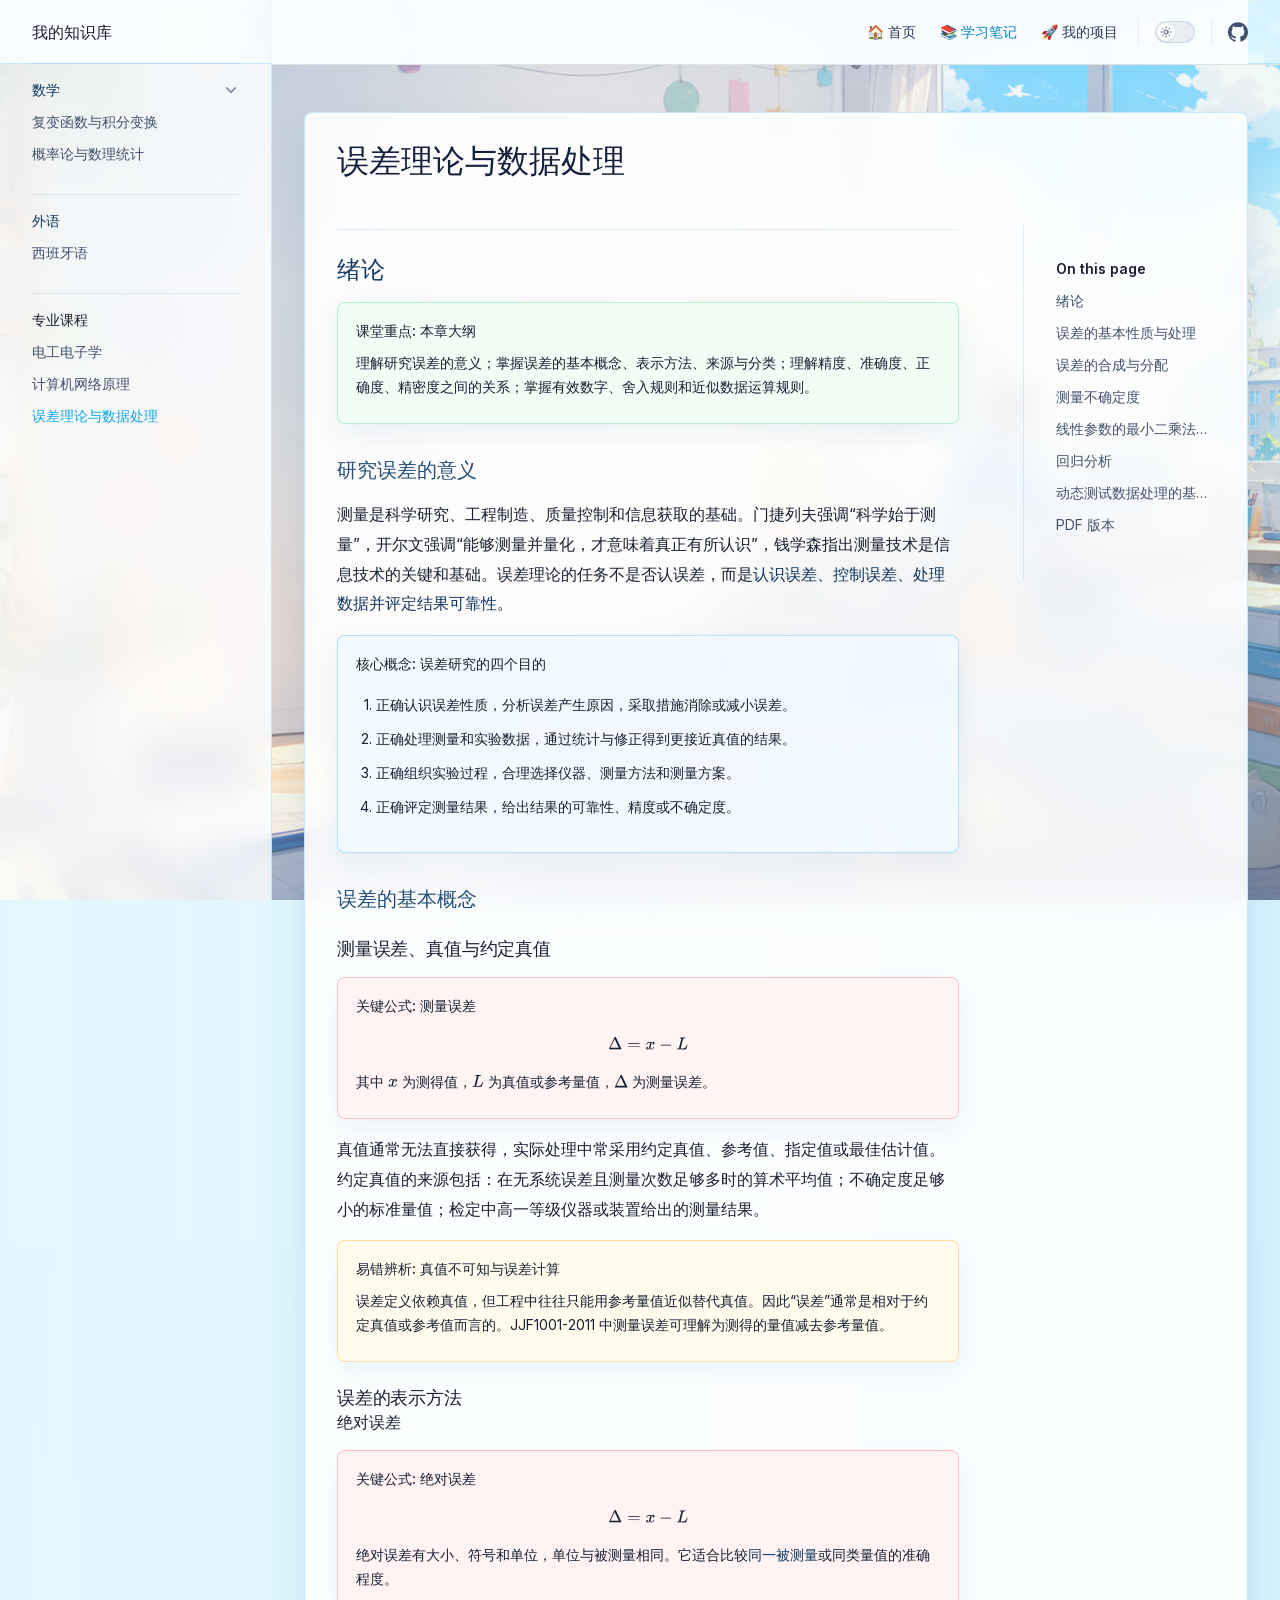
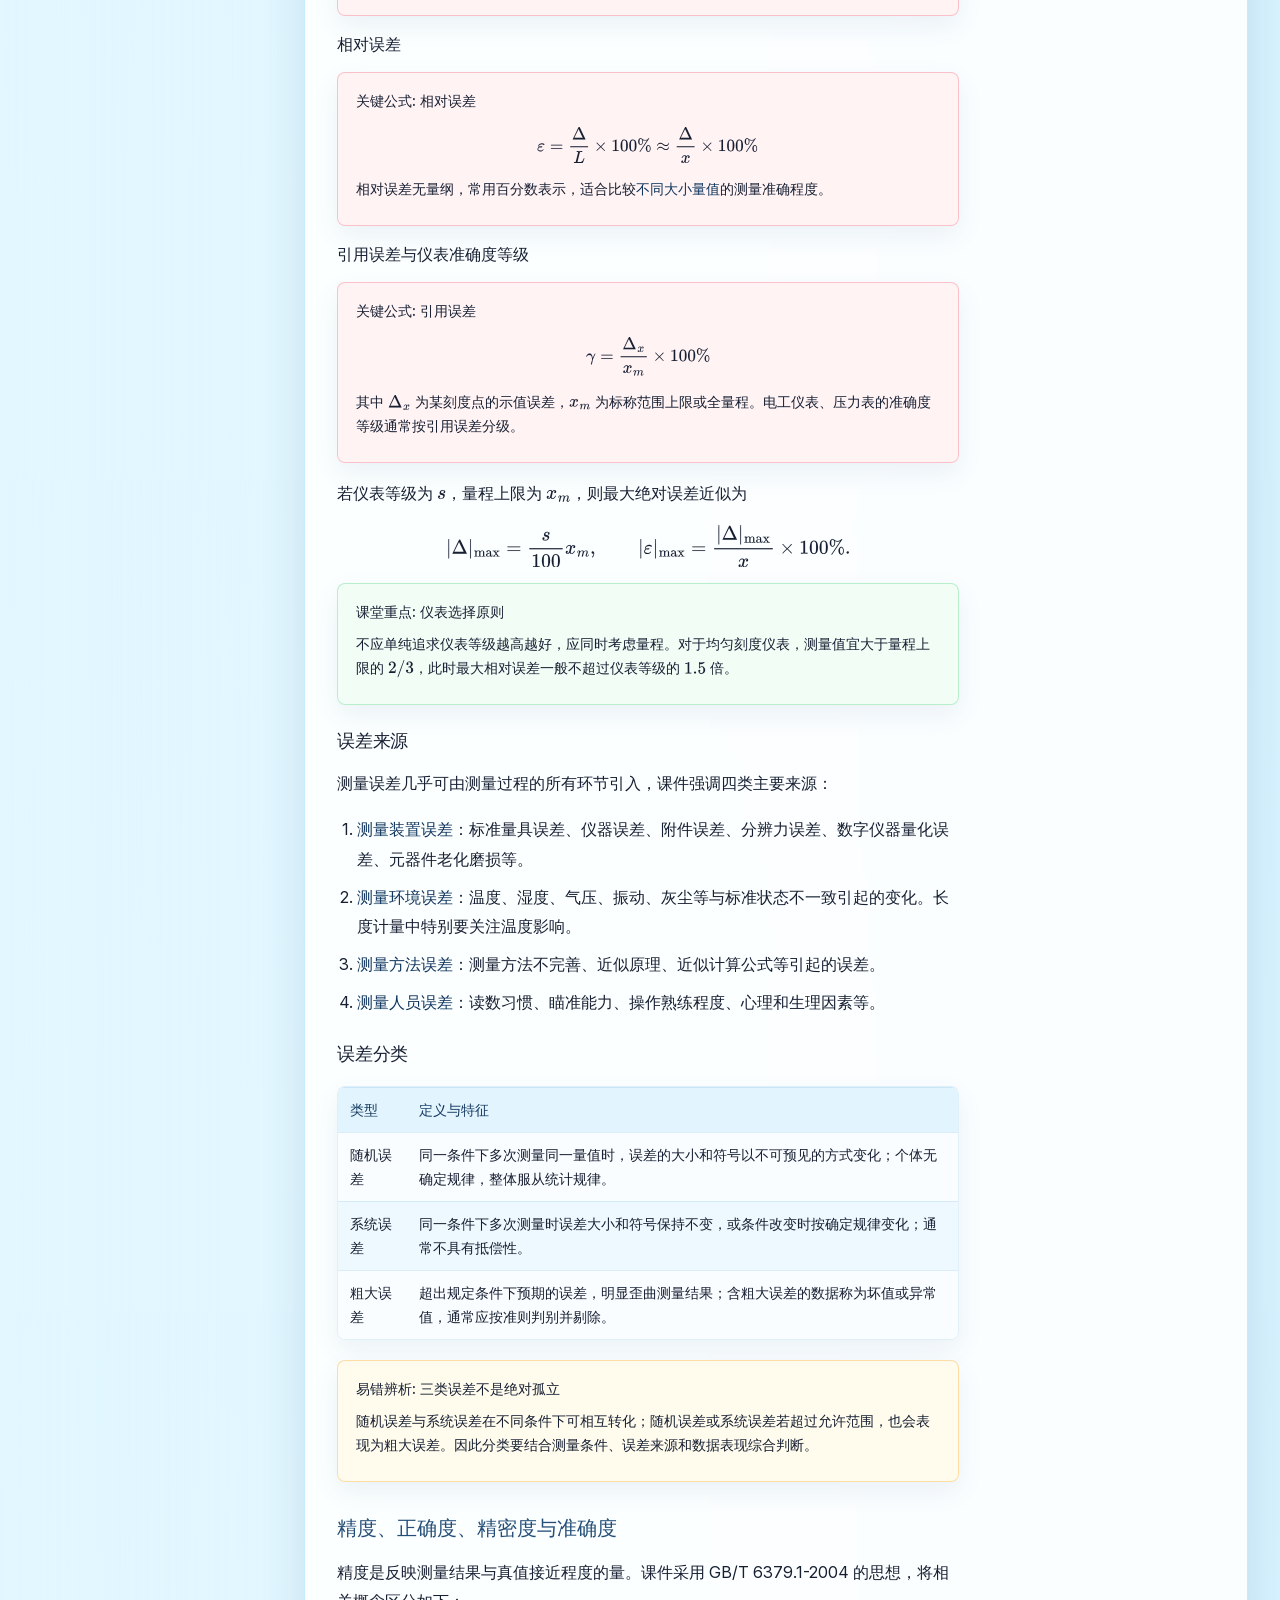
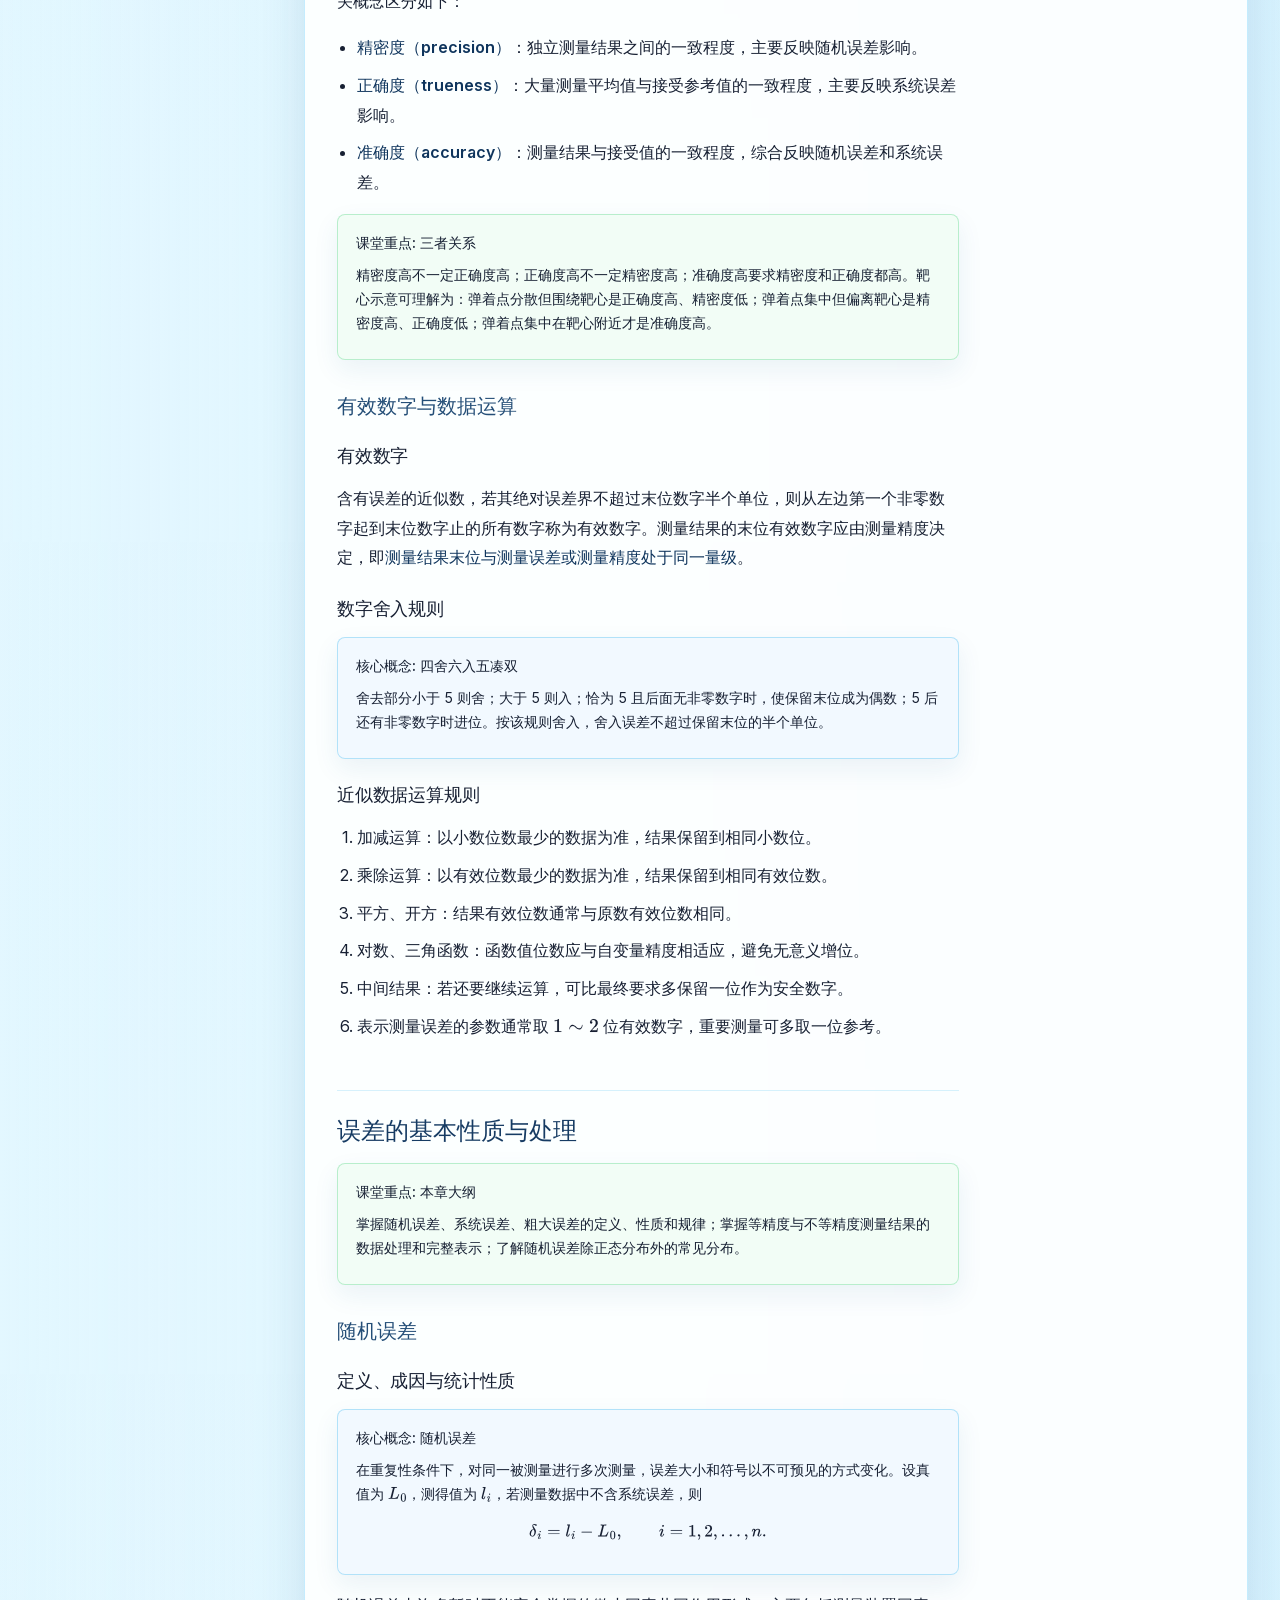
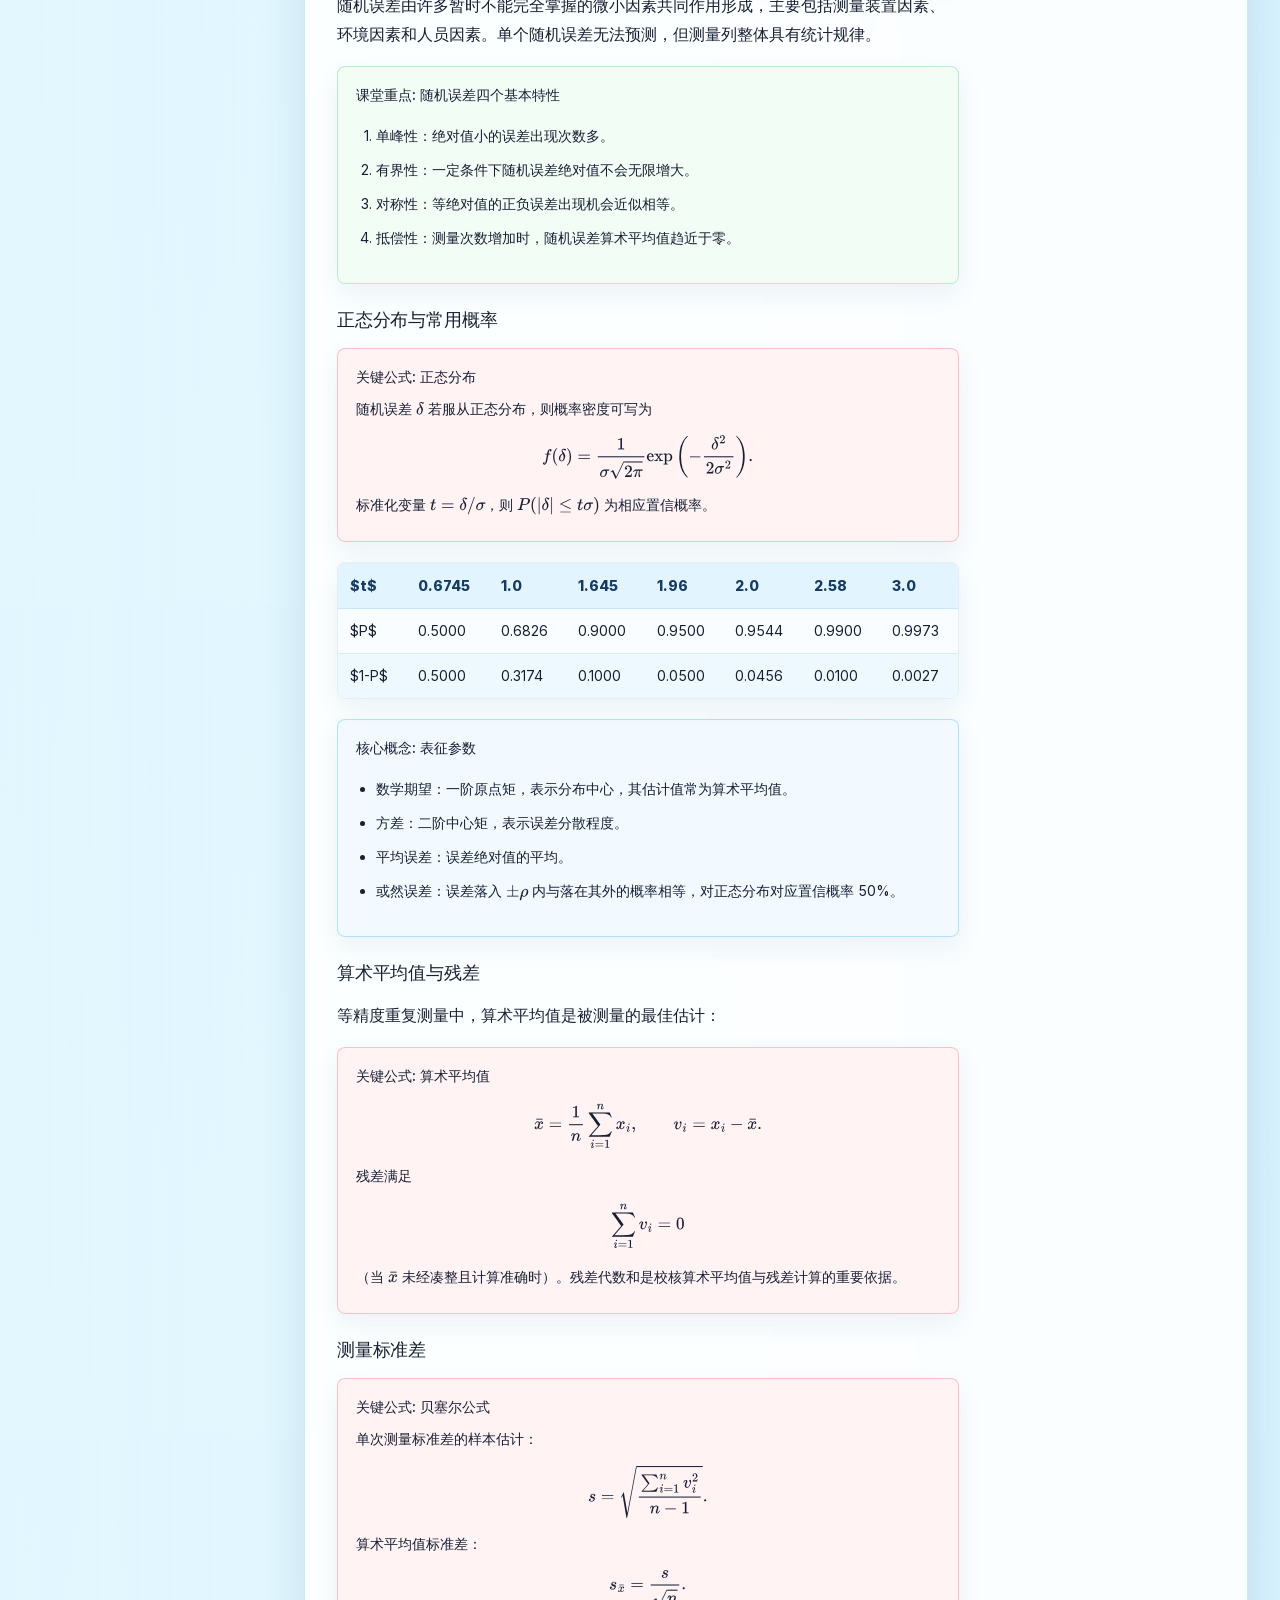
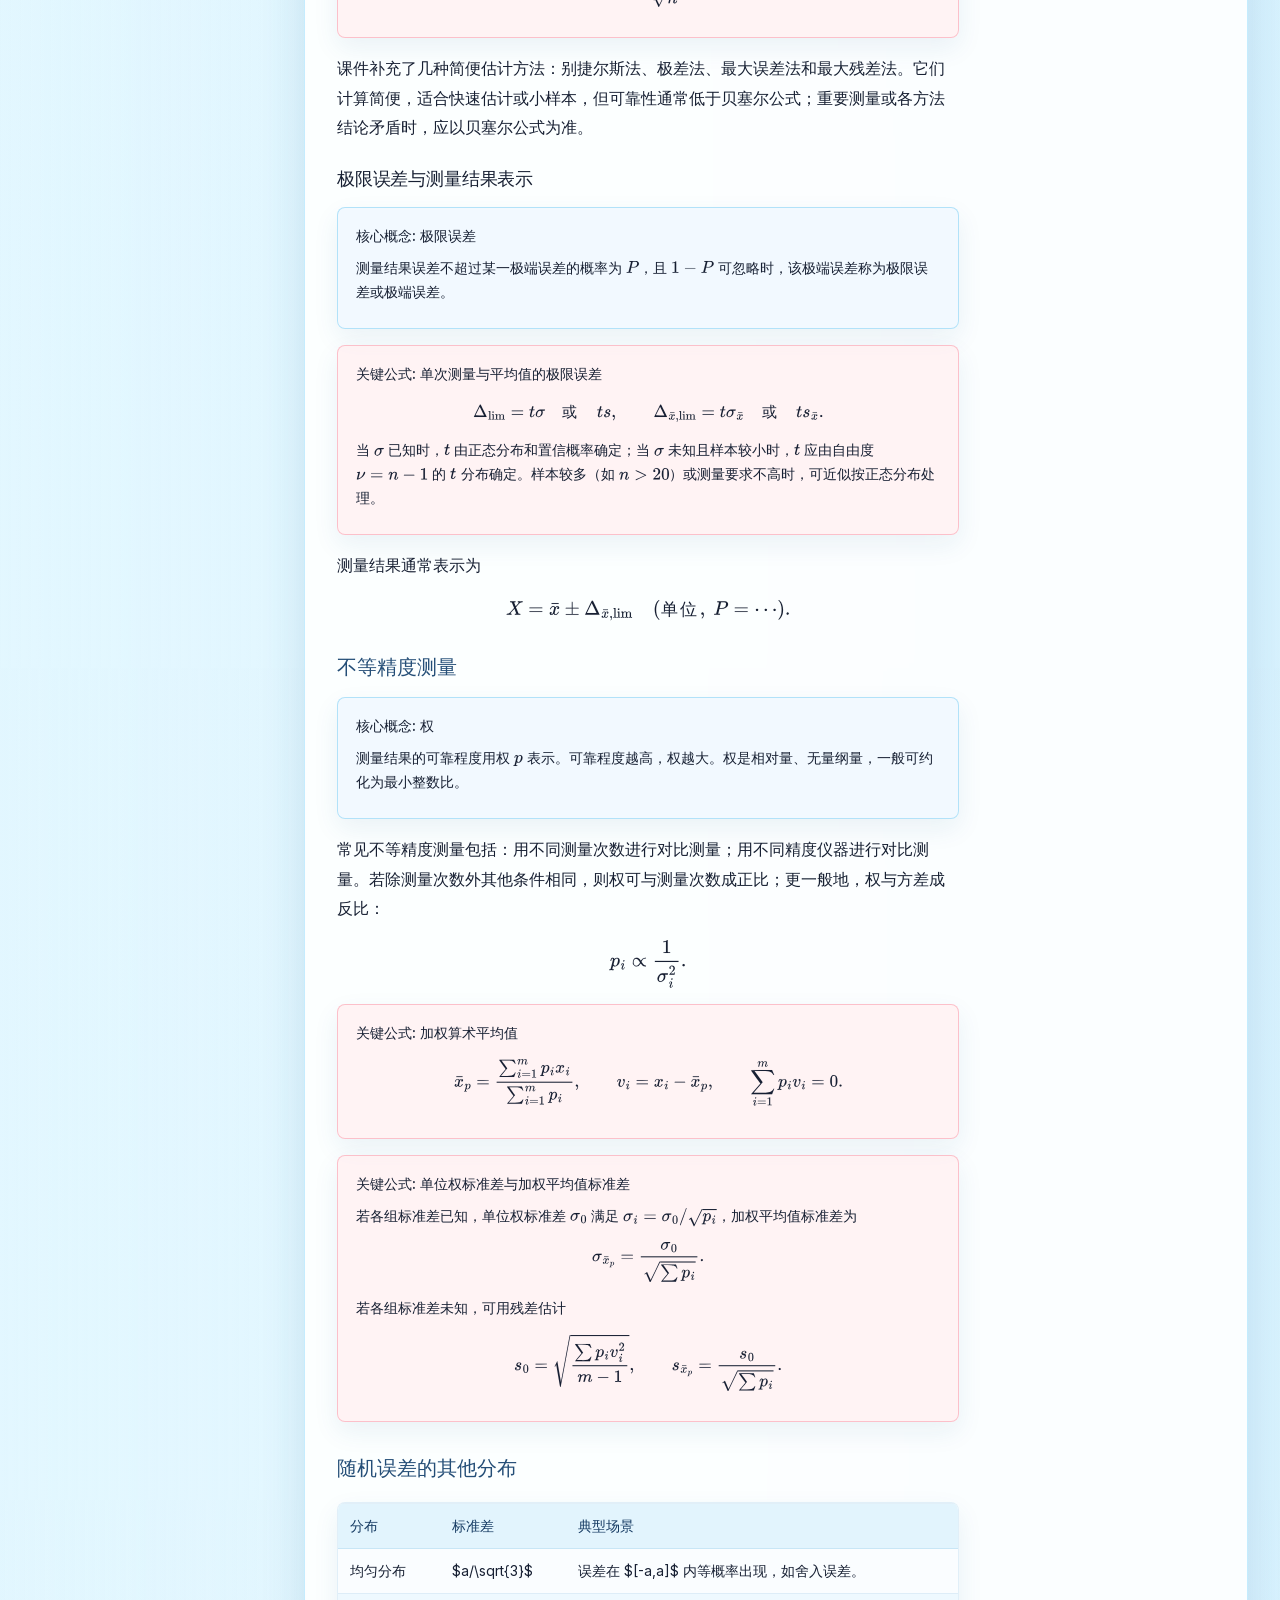
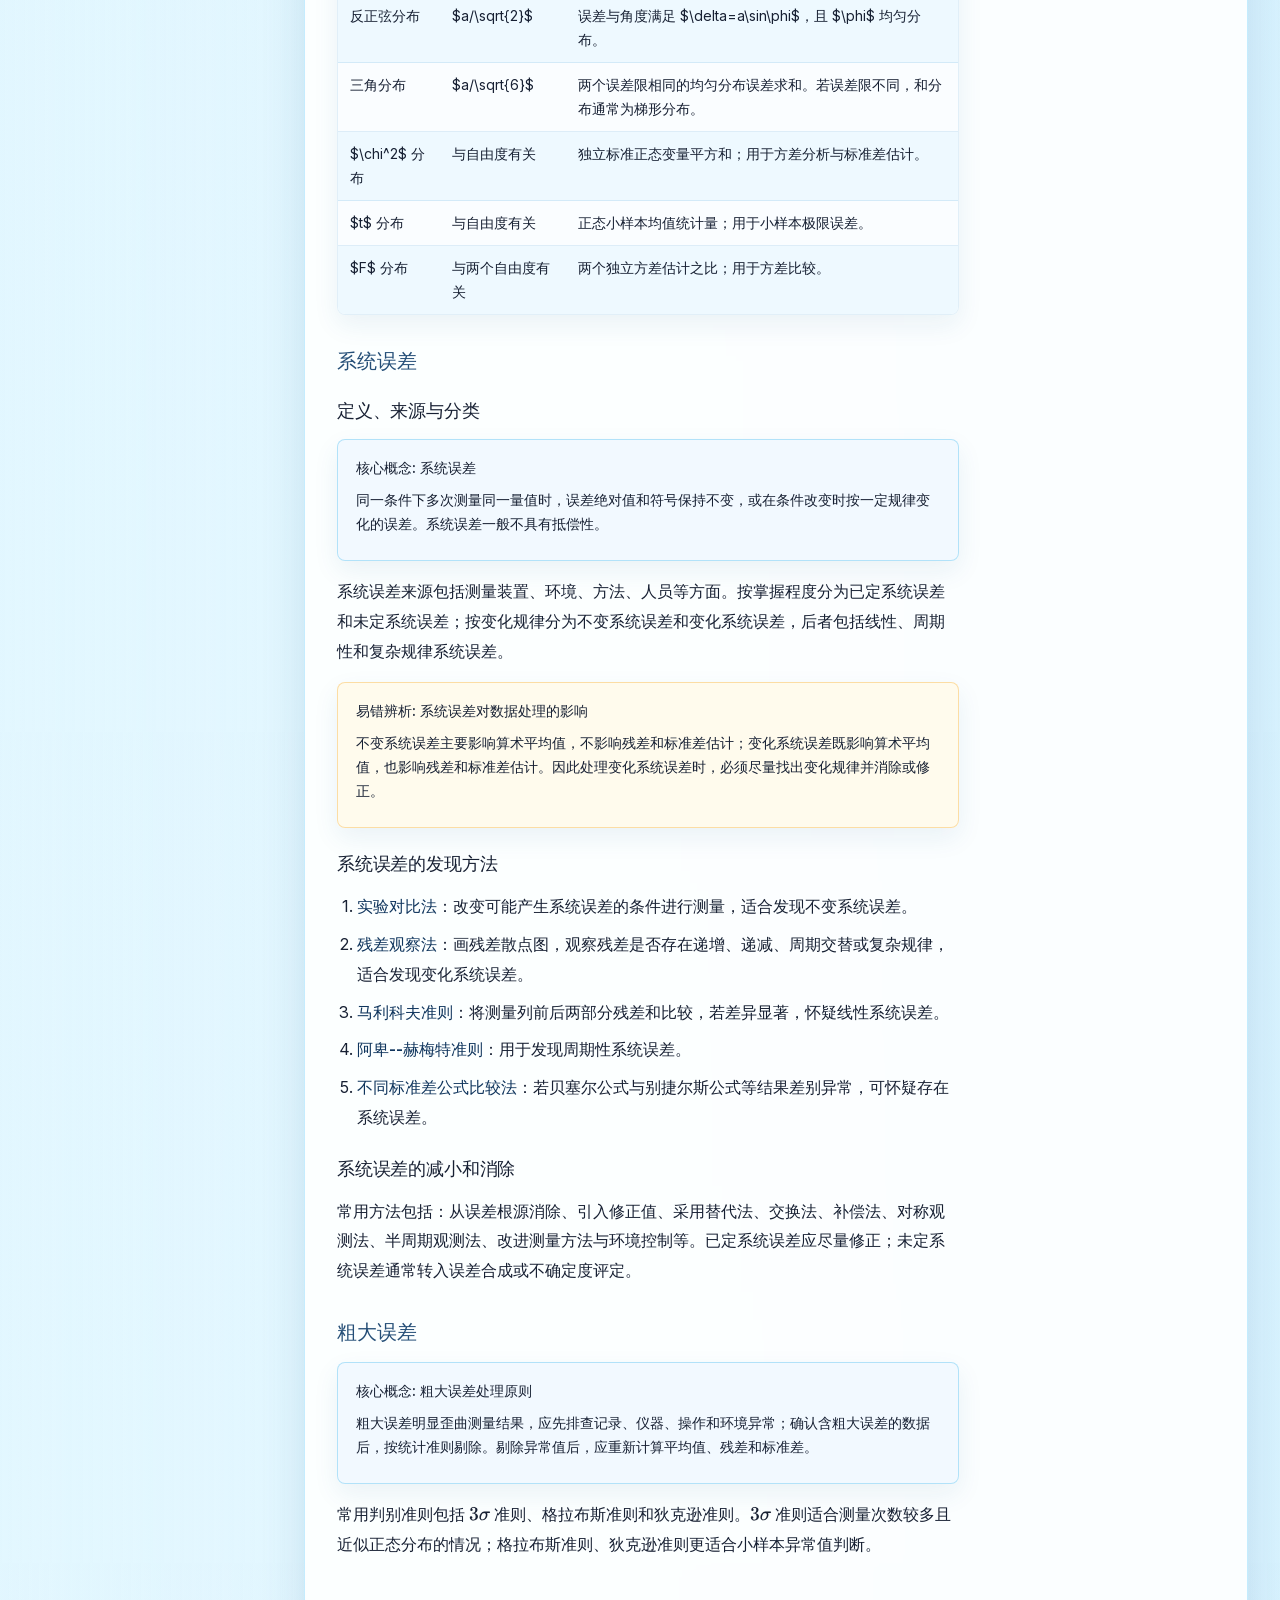
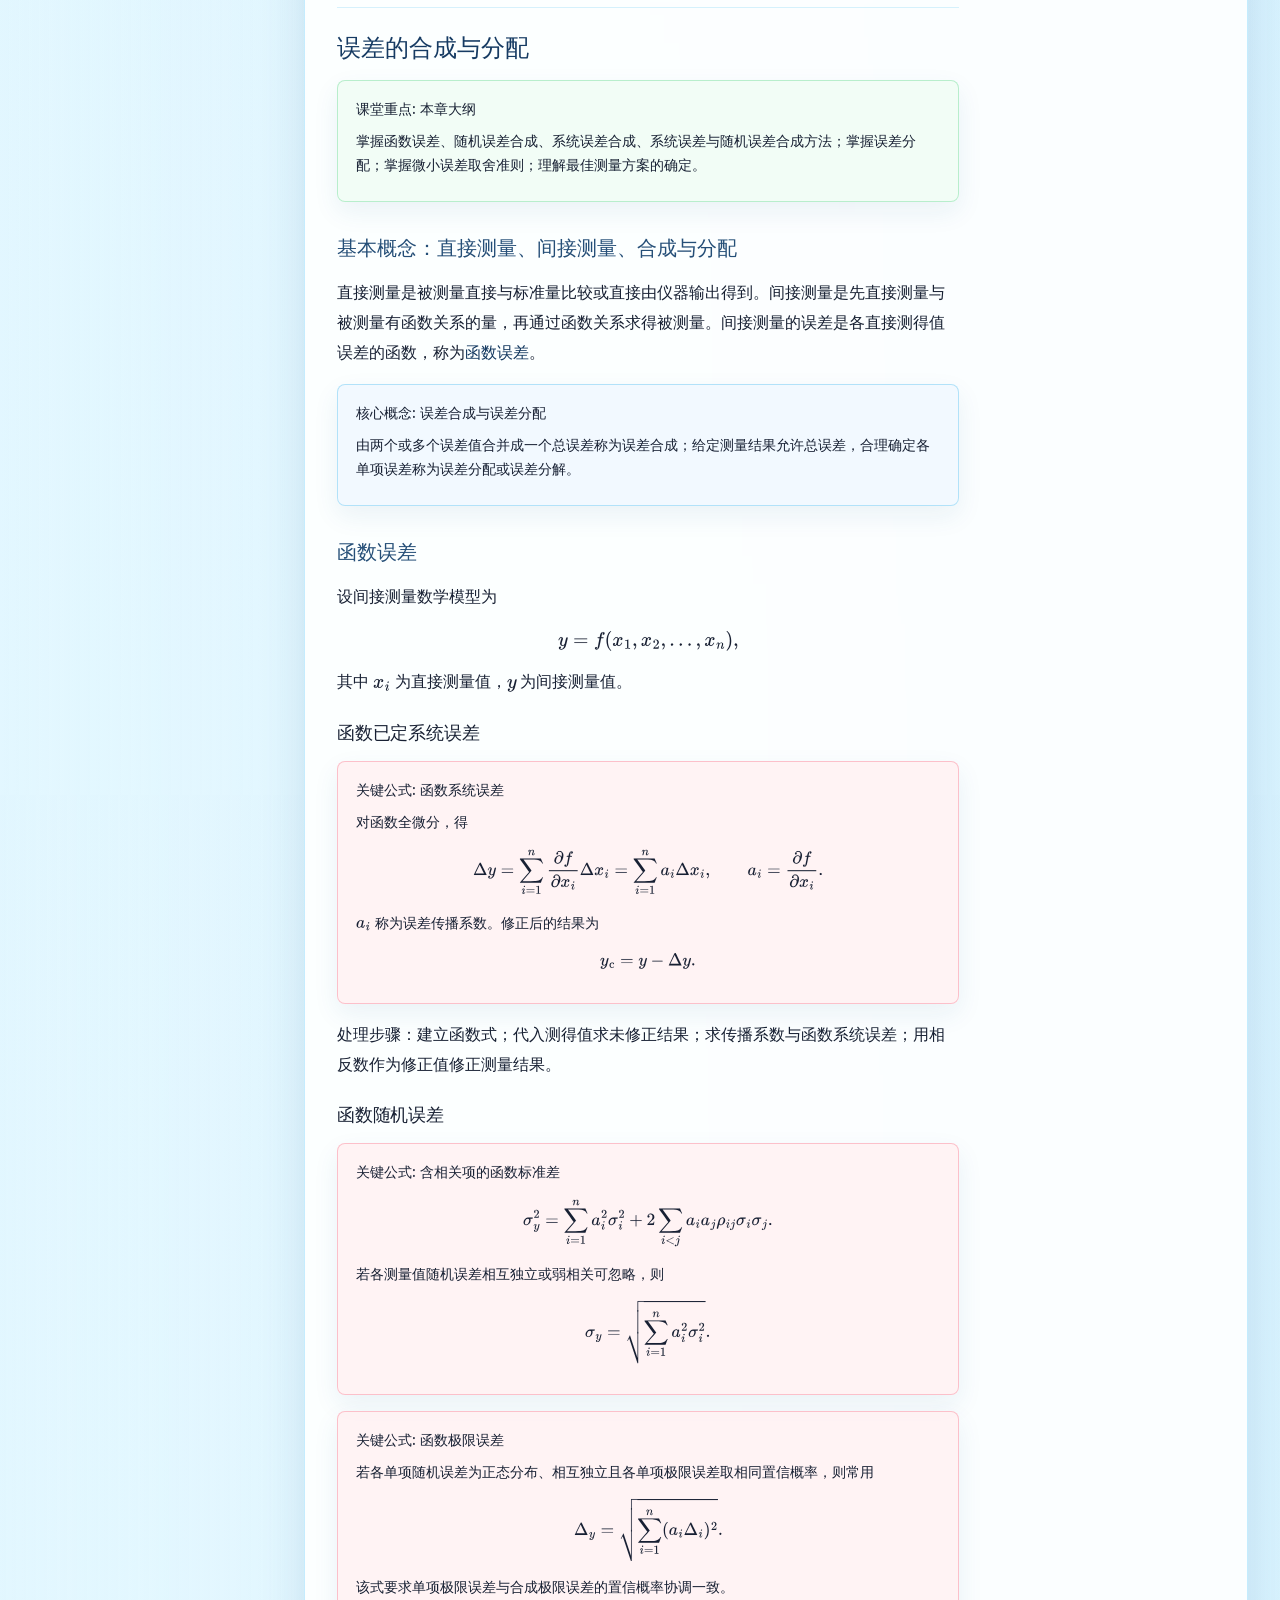
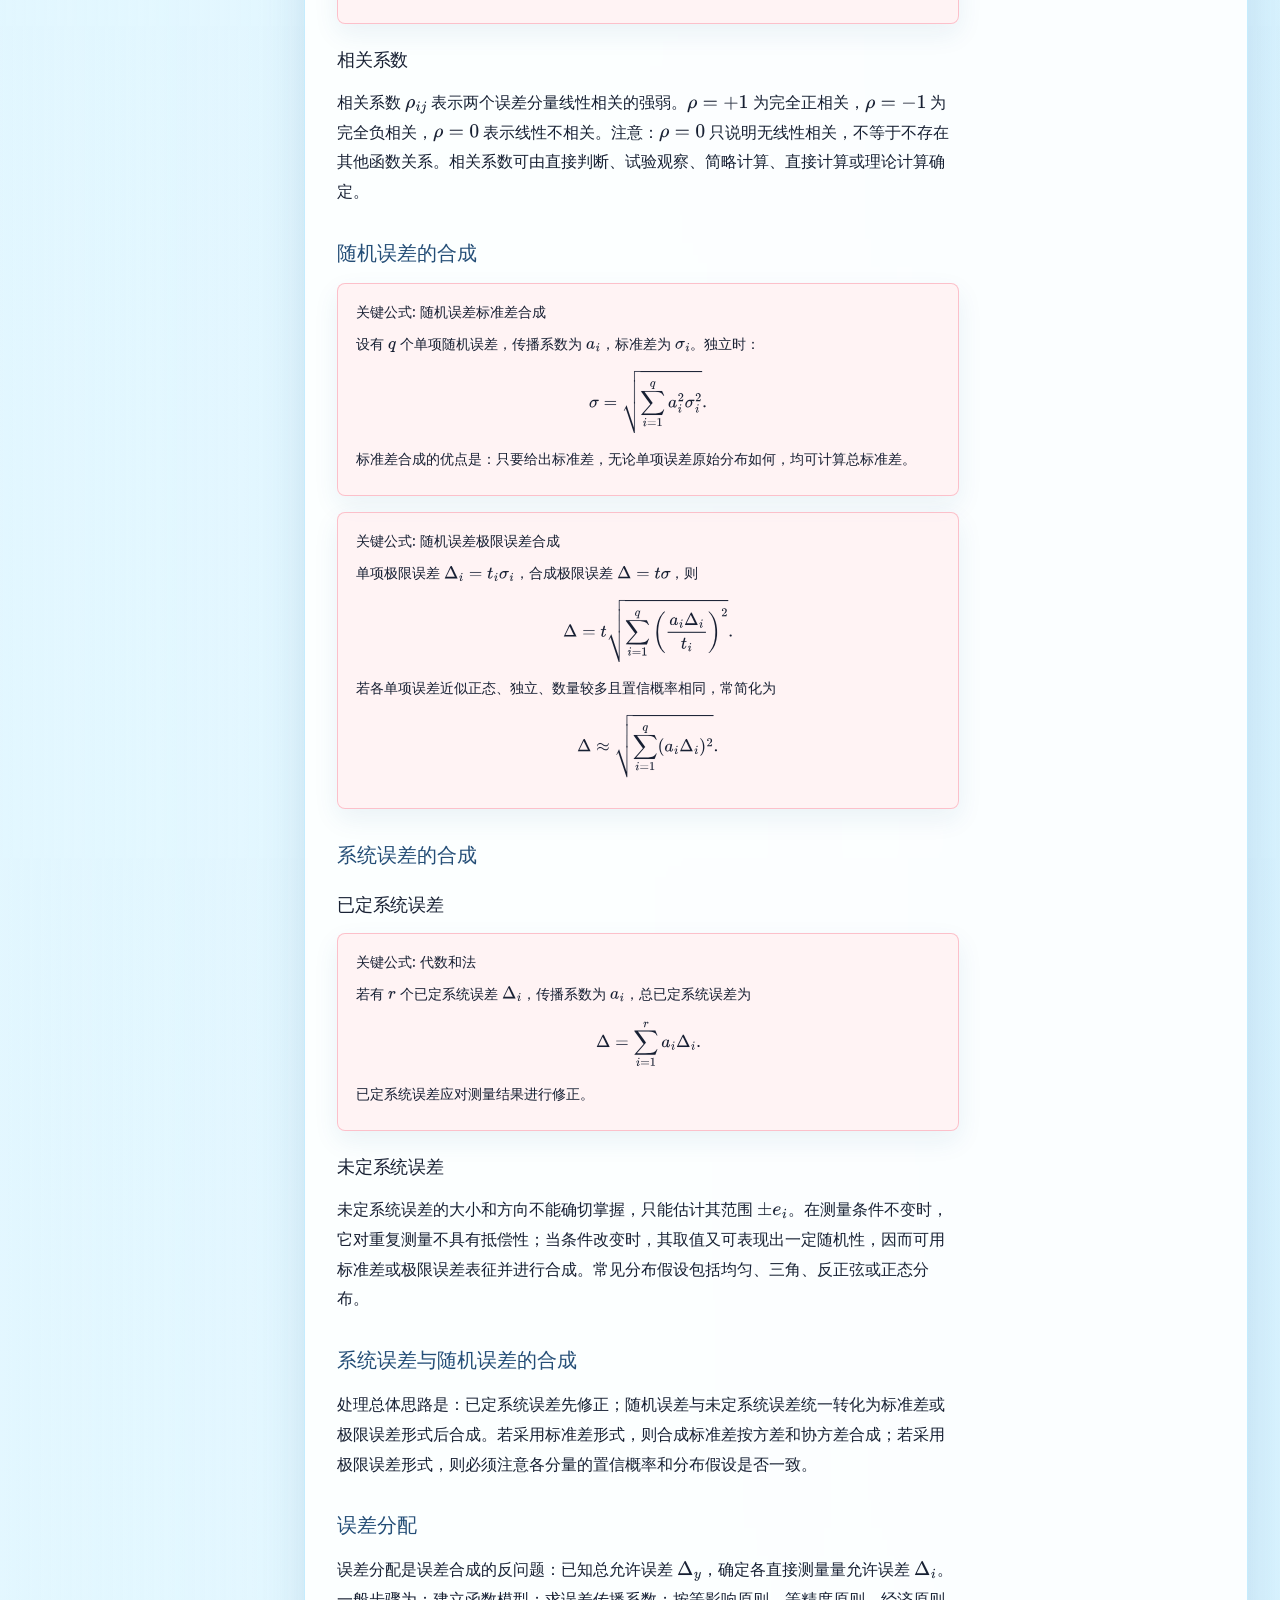
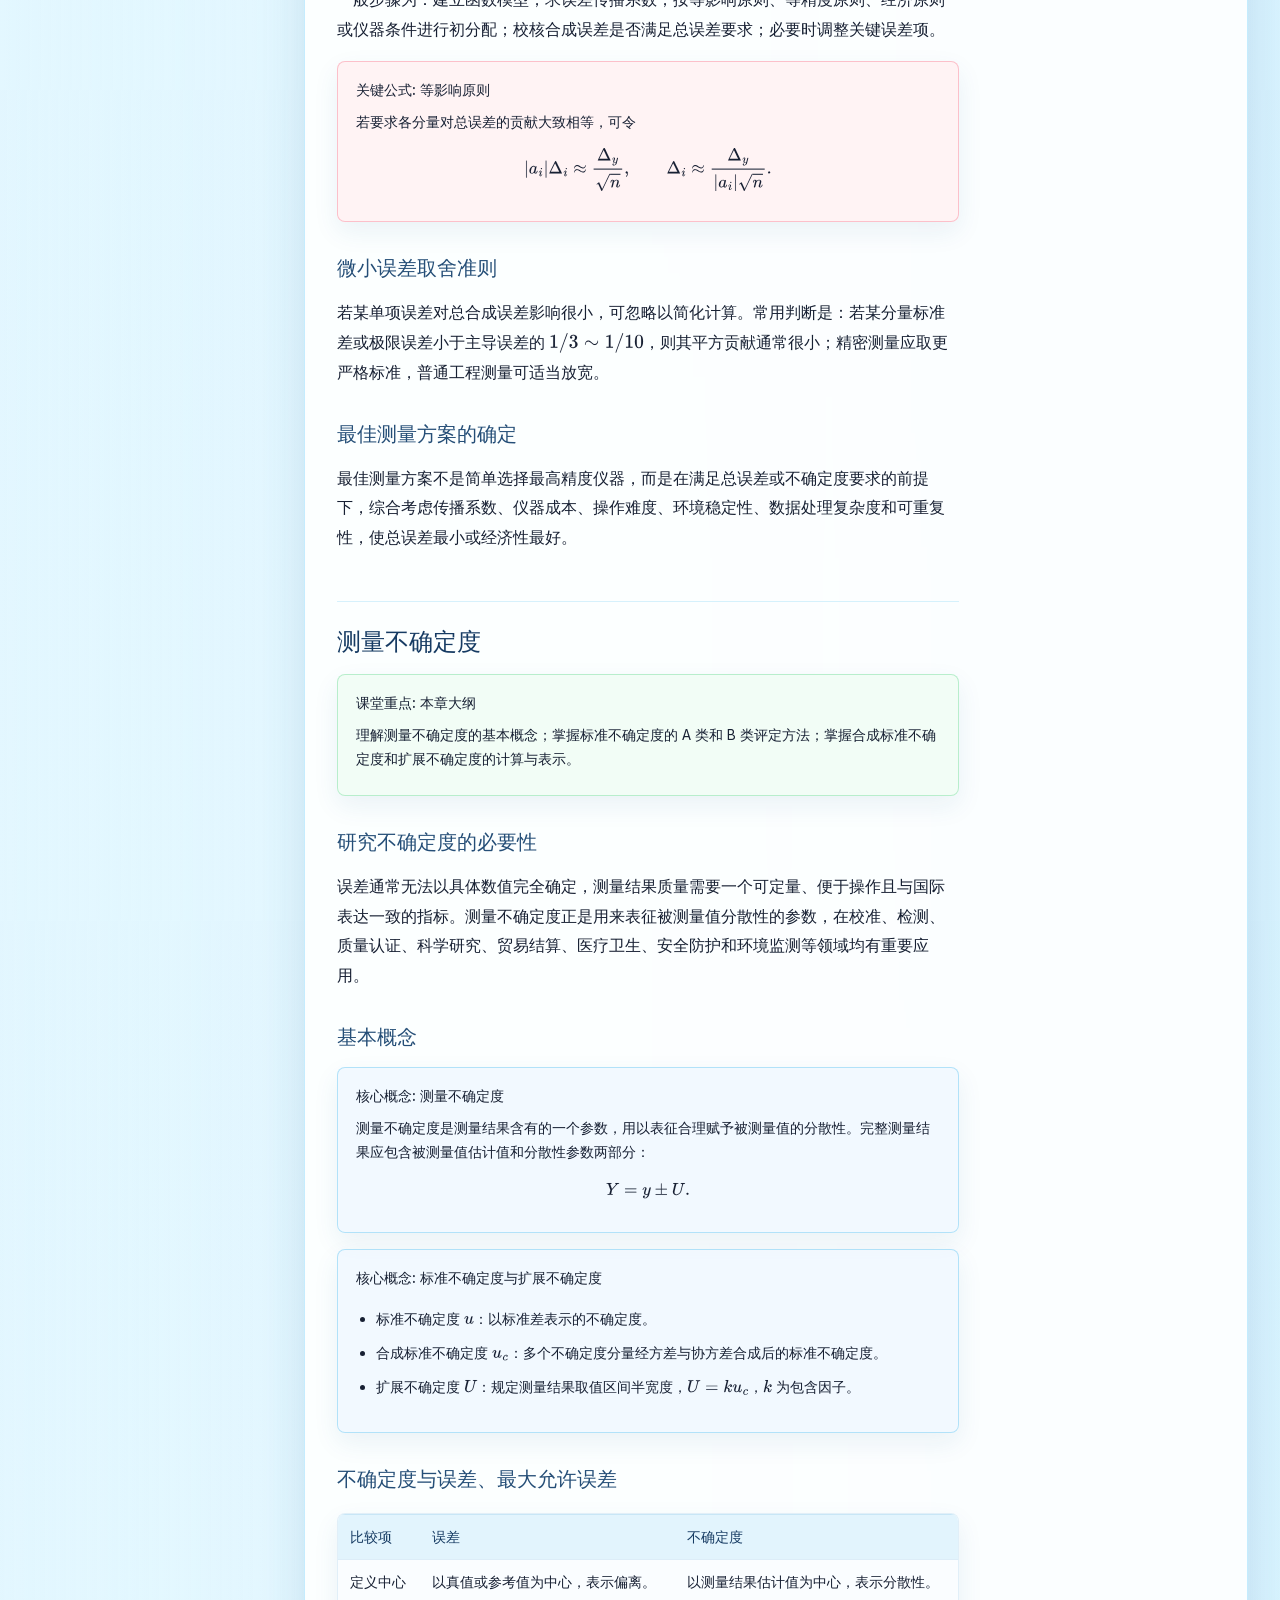
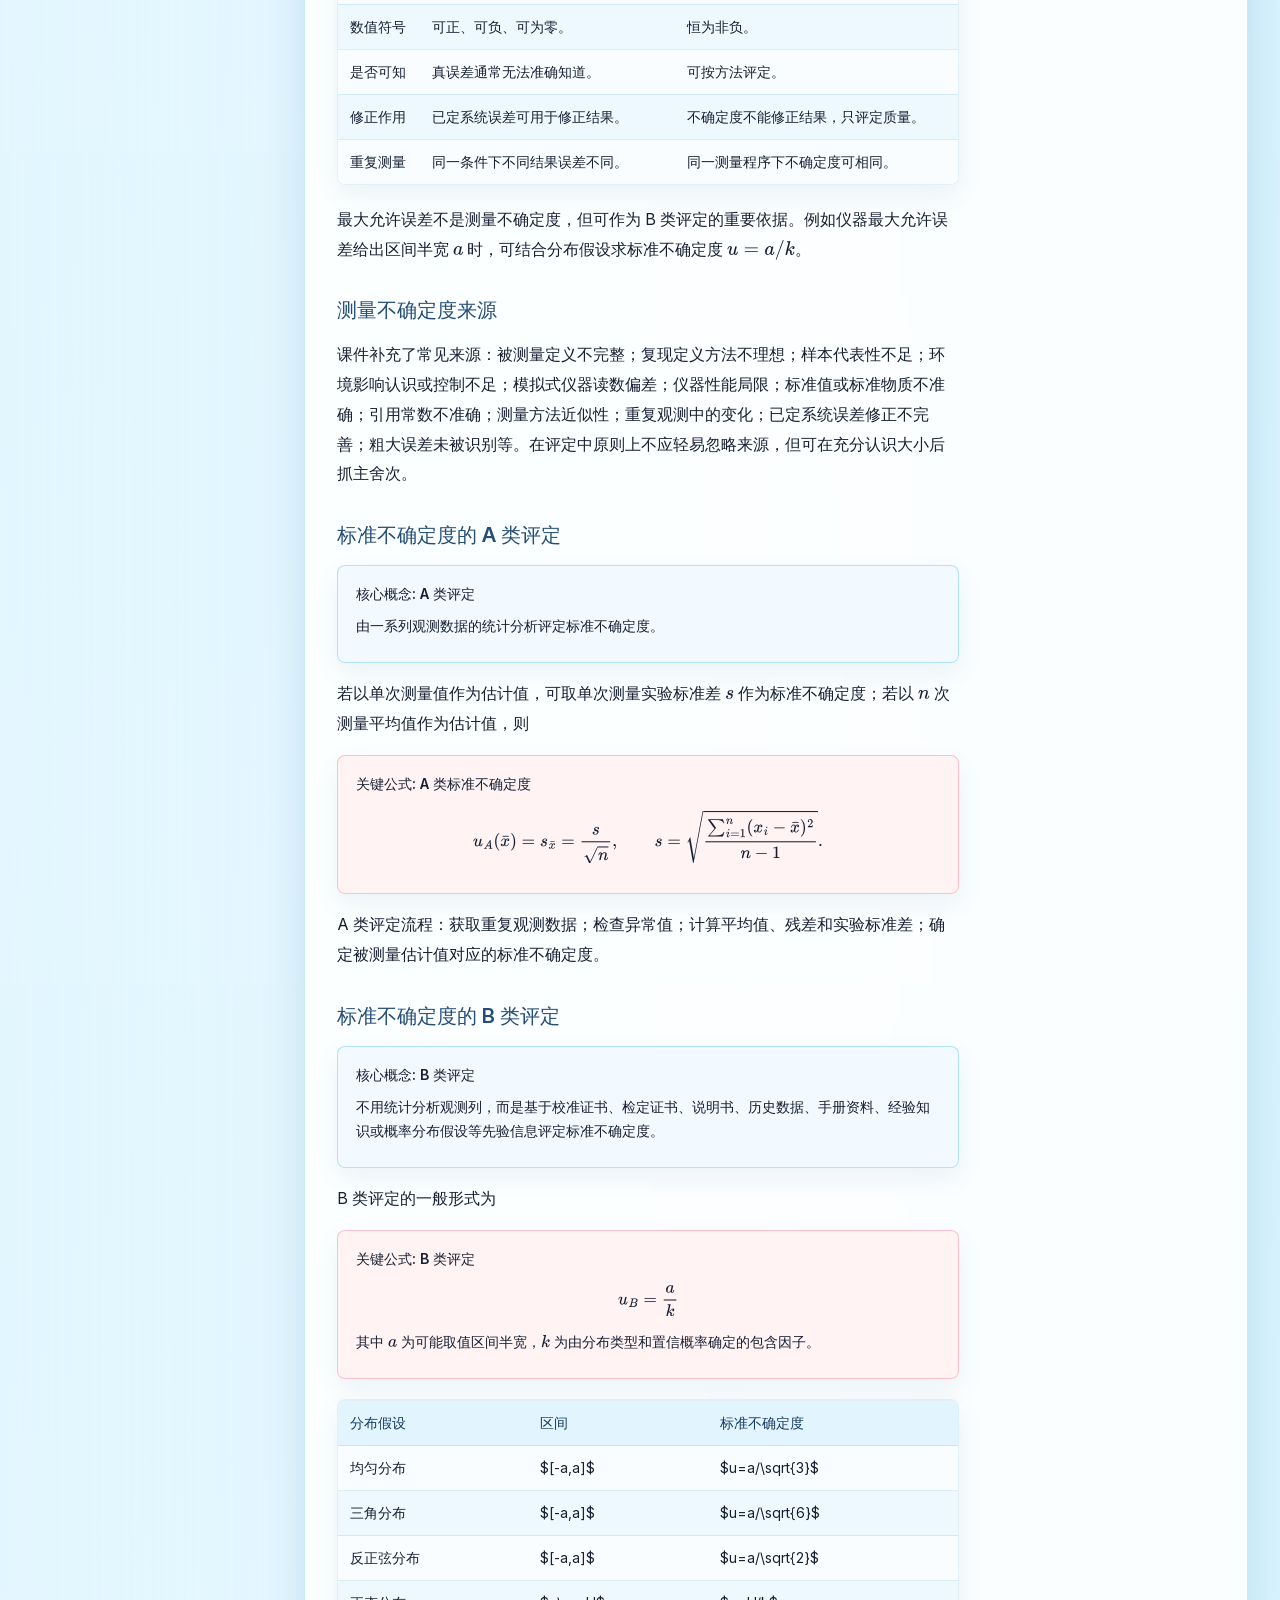
<file: notes/wc.html>
<!DOCTYPE html>
<html lang="en-US" dir="ltr">
  <head>
    <meta charset="utf-8">
    <meta name="viewport" content="width=device-width,initial-scale=1">
    <title>误差理论与数据处理 | 我的知识库</title>
    <meta name="description" content="个人学习笔记与项目归档">
    <meta name="generator" content="VitePress v1.6.4">
    <link rel="preload stylesheet" href="/assets/style.DYzPdgnY.css" as="style">
    <link rel="preload stylesheet" href="/vp-icons.css" as="style">
    
    <script type="module" src="/assets/app.D9y8DM7D.js"></script>
    <link rel="preload" href="/assets/inter-roman-latin.Di8DUHzh.woff2" as="font" type="font/woff2" crossorigin="">
    <link rel="modulepreload" href="/assets/chunks/theme.CtlDUOqy.js">
    <link rel="modulepreload" href="/assets/chunks/framework.Dn7Y7LSn.js">
    <link rel="modulepreload" href="/assets/notes_wc.md.BxciZjF7.lean.js">
    <script id="check-dark-mode">(()=>{const e=localStorage.getItem("vitepress-theme-appearance")||"auto",a=window.matchMedia("(prefers-color-scheme: dark)").matches;(!e||e==="auto"?a:e==="dark")&&document.documentElement.classList.add("dark")})();</script>
    <script id="check-mac-os">document.documentElement.classList.toggle("mac",/Mac|iPhone|iPod|iPad/i.test(navigator.platform));</script>
  </head>
  <body>
    <div id="app"><div class="Layout" data-v-d8b57b2d><!--[--><!--]--><!--[--><span tabindex="-1" data-v-fcbfc0e0></span><a href="#VPContent" class="VPSkipLink visually-hidden" data-v-fcbfc0e0>Skip to content</a><!--]--><!----><header class="VPNav" data-v-d8b57b2d data-v-7ad780c2><div class="VPNavBar" data-v-7ad780c2 data-v-9fd4d1dd><div class="wrapper" data-v-9fd4d1dd><div class="container" data-v-9fd4d1dd><div class="title" data-v-9fd4d1dd><div class="VPNavBarTitle has-sidebar" data-v-9fd4d1dd data-v-9f43907a><a class="title" href="/" data-v-9f43907a><!--[--><!--]--><!----><span data-v-9f43907a>我的知识库</span><!--[--><!--]--></a></div></div><div class="content" data-v-9fd4d1dd><div class="content-body" data-v-9fd4d1dd><!--[--><!--]--><div class="VPNavBarSearch search" data-v-9fd4d1dd><!----></div><nav aria-labelledby="main-nav-aria-label" class="VPNavBarMenu menu" data-v-9fd4d1dd data-v-afb2845e><span id="main-nav-aria-label" class="visually-hidden" data-v-afb2845e> Main Navigation </span><!--[--><!--[--><a class="VPLink link VPNavBarMenuLink" href="/" tabindex="0" data-v-afb2845e data-v-815115f5><!--[--><span data-v-815115f5>🏠 首页</span><!--]--></a><!--]--><!--[--><a class="VPLink link VPNavBarMenuLink active" href="/notes/fb.html" tabindex="0" data-v-afb2845e data-v-815115f5><!--[--><span data-v-815115f5>📚 学习笔记</span><!--]--></a><!--]--><!--[--><a class="VPLink link VPNavBarMenuLink" href="/projects/cet6.html" tabindex="0" data-v-afb2845e data-v-815115f5><!--[--><span data-v-815115f5>🚀 我的项目</span><!--]--></a><!--]--><!--]--></nav><!----><div class="VPNavBarAppearance appearance" data-v-9fd4d1dd data-v-3f90c1a5><button class="VPSwitch VPSwitchAppearance" type="button" role="switch" title aria-checked="false" data-v-3f90c1a5 data-v-be9742d9 data-v-b4ccac88><span class="check" data-v-b4ccac88><span class="icon" data-v-b4ccac88><!--[--><span class="vpi-sun sun" data-v-be9742d9></span><span class="vpi-moon moon" data-v-be9742d9></span><!--]--></span></span></button></div><div class="VPSocialLinks VPNavBarSocialLinks social-links" data-v-9fd4d1dd data-v-ef6192dc data-v-e71e869c><!--[--><a class="VPSocialLink no-icon" href="https://github.com/WtqMyou" aria-label="github" target="_blank" rel="noopener" data-v-e71e869c data-v-60a9a2d3><span class="vpi-social-github"></span></a><!--]--></div><div class="VPFlyout VPNavBarExtra extra" data-v-9fd4d1dd data-v-f953d92f data-v-bfe7971f><button type="button" class="button" aria-haspopup="true" aria-expanded="false" aria-label="extra navigation" data-v-bfe7971f><span class="vpi-more-horizontal icon" data-v-bfe7971f></span></button><div class="menu" data-v-bfe7971f><div class="VPMenu" data-v-bfe7971f data-v-20ed86d6><!----><!--[--><!--[--><!----><div class="group" data-v-f953d92f><div class="item appearance" data-v-f953d92f><p class="label" data-v-f953d92f>Appearance</p><div class="appearance-action" data-v-f953d92f><button class="VPSwitch VPSwitchAppearance" type="button" role="switch" title aria-checked="false" data-v-f953d92f data-v-be9742d9 data-v-b4ccac88><span class="check" data-v-b4ccac88><span class="icon" data-v-b4ccac88><!--[--><span class="vpi-sun sun" data-v-be9742d9></span><span class="vpi-moon moon" data-v-be9742d9></span><!--]--></span></span></button></div></div></div><div class="group" data-v-f953d92f><div class="item social-links" data-v-f953d92f><div class="VPSocialLinks social-links-list" data-v-f953d92f data-v-e71e869c><!--[--><a class="VPSocialLink no-icon" href="https://github.com/WtqMyou" aria-label="github" target="_blank" rel="noopener" data-v-e71e869c data-v-60a9a2d3><span class="vpi-social-github"></span></a><!--]--></div></div></div><!--]--><!--]--></div></div></div><!--[--><!--]--><button type="button" class="VPNavBarHamburger hamburger" aria-label="mobile navigation" aria-expanded="false" aria-controls="VPNavScreen" data-v-9fd4d1dd data-v-6bee1efd><span class="container" data-v-6bee1efd><span class="top" data-v-6bee1efd></span><span class="middle" data-v-6bee1efd></span><span class="bottom" data-v-6bee1efd></span></span></button></div></div></div></div><div class="divider" data-v-9fd4d1dd><div class="divider-line" data-v-9fd4d1dd></div></div></div><!----></header><div class="VPLocalNav has-sidebar empty" data-v-d8b57b2d data-v-2488c25a><div class="container" data-v-2488c25a><button class="menu" aria-expanded="false" aria-controls="VPSidebarNav" data-v-2488c25a><span class="vpi-align-left menu-icon" data-v-2488c25a></span><span class="menu-text" data-v-2488c25a>Menu</span></button><div class="VPLocalNavOutlineDropdown" style="--vp-vh:0px;" data-v-2488c25a data-v-6b867909><button data-v-6b867909>Return to top</button><!----></div></div></div><aside class="VPSidebar" data-v-d8b57b2d data-v-42c4c606><div class="curtain" data-v-42c4c606></div><nav class="nav" id="VPSidebarNav" aria-labelledby="sidebar-aria-label" tabindex="-1" data-v-42c4c606><span class="visually-hidden" id="sidebar-aria-label" data-v-42c4c606> Sidebar Navigation </span><!--[--><!--]--><!--[--><div class="no-transition group" data-v-51288d80><section class="VPSidebarItem level-0 collapsible" data-v-51288d80 data-v-0009425e><div class="item" role="button" tabindex="0" data-v-0009425e><div class="indicator" data-v-0009425e></div><h2 class="text" data-v-0009425e>数学</h2><div class="caret" role="button" aria-label="toggle section" tabindex="0" data-v-0009425e><span class="vpi-chevron-right caret-icon" data-v-0009425e></span></div></div><div class="items" data-v-0009425e><!--[--><div class="VPSidebarItem level-1 is-link" data-v-0009425e data-v-0009425e><div class="item" data-v-0009425e><div class="indicator" data-v-0009425e></div><a class="VPLink link link" href="/notes/fb.html" data-v-0009425e><!--[--><p class="text" data-v-0009425e>复变函数与积分变换</p><!--]--></a><!----></div><!----></div><div class="VPSidebarItem level-1 is-link" data-v-0009425e data-v-0009425e><div class="item" data-v-0009425e><div class="indicator" data-v-0009425e></div><a class="VPLink link link" href="/notes/gt.html" data-v-0009425e><!--[--><p class="text" data-v-0009425e>概率论与数理统计</p><!--]--></a><!----></div><!----></div><!--]--></div></section></div><div class="no-transition group" data-v-51288d80><section class="VPSidebarItem level-0" data-v-51288d80 data-v-0009425e><div class="item" role="button" tabindex="0" data-v-0009425e><div class="indicator" data-v-0009425e></div><h2 class="text" data-v-0009425e>外语</h2><!----></div><div class="items" data-v-0009425e><!--[--><div class="VPSidebarItem level-1 is-link" data-v-0009425e data-v-0009425e><div class="item" data-v-0009425e><div class="indicator" data-v-0009425e></div><a class="VPLink link link" href="/notes/xy.html" data-v-0009425e><!--[--><p class="text" data-v-0009425e>西班牙语</p><!--]--></a><!----></div><!----></div><!--]--></div></section></div><div class="no-transition group" data-v-51288d80><section class="VPSidebarItem level-0 has-active" data-v-51288d80 data-v-0009425e><div class="item" role="button" tabindex="0" data-v-0009425e><div class="indicator" data-v-0009425e></div><h2 class="text" data-v-0009425e>专业课程</h2><!----></div><div class="items" data-v-0009425e><!--[--><div class="VPSidebarItem level-1 is-link" data-v-0009425e data-v-0009425e><div class="item" data-v-0009425e><div class="indicator" data-v-0009425e></div><a class="VPLink link link" href="/notes/dgdzx.html" data-v-0009425e><!--[--><p class="text" data-v-0009425e>电工电子学</p><!--]--></a><!----></div><!----></div><div class="VPSidebarItem level-1 is-link" data-v-0009425e data-v-0009425e><div class="item" data-v-0009425e><div class="indicator" data-v-0009425e></div><a class="VPLink link link" href="/notes/jw.html" data-v-0009425e><!--[--><p class="text" data-v-0009425e>计算机网络原理</p><!--]--></a><!----></div><!----></div><div class="VPSidebarItem level-1 is-link" data-v-0009425e data-v-0009425e><div class="item" data-v-0009425e><div class="indicator" data-v-0009425e></div><a class="VPLink link link" href="/notes/wc.html" data-v-0009425e><!--[--><p class="text" data-v-0009425e>误差理论与数据处理</p><!--]--></a><!----></div><!----></div><!--]--></div></section></div><!--]--><!--[--><!--]--></nav></aside><div class="VPContent has-sidebar" id="VPContent" data-v-d8b57b2d data-v-9a6c75ad><div class="VPDoc has-sidebar has-aside" data-v-9a6c75ad data-v-e6f2a212><!--[--><!--]--><div class="container" data-v-e6f2a212><div class="aside" data-v-e6f2a212><div class="aside-curtain" data-v-e6f2a212></div><div class="aside-container" data-v-e6f2a212><div class="aside-content" data-v-e6f2a212><div class="VPDocAside" data-v-e6f2a212 data-v-cb998dce><!--[--><!--]--><!--[--><!--]--><nav aria-labelledby="doc-outline-aria-label" class="VPDocAsideOutline" data-v-cb998dce data-v-f610f197><div class="content" data-v-f610f197><div class="outline-marker" data-v-f610f197></div><div aria-level="2" class="outline-title" id="doc-outline-aria-label" role="heading" data-v-f610f197>On this page</div><ul class="VPDocOutlineItem root" data-v-f610f197 data-v-53c99d69><!--[--><!--]--></ul></div></nav><!--[--><!--]--><div class="spacer" data-v-cb998dce></div><!--[--><!--]--><!----><!--[--><!--]--><!--[--><!--]--></div></div></div></div><div class="content" data-v-e6f2a212><div class="content-container" data-v-e6f2a212><!--[--><!--]--><main class="main" data-v-e6f2a212><div style="position:relative;" class="vp-doc _notes_wc" data-v-e6f2a212><div><h1 id="误差理论与数据处理" tabindex="-1">误差理论与数据处理 <a class="header-anchor" href="#误差理论与数据处理" aria-label="Permalink to &quot;误差理论与数据处理&quot;">​</a></h1><h2 id="绪论" tabindex="-1">绪论 <a class="header-anchor" href="#绪论" aria-label="Permalink to &quot;绪论&quot;">​</a></h2><div class="tip custom-block"><p class="custom-block-title">课堂重点: 本章大纲</p><p>理解研究误差的意义；掌握误差的基本概念、表示方法、来源与分类；理解精度、准确度、正确度、精密度之间的关系；掌握有效数字、舍入规则和近似数据运算规则。</p></div><h3 id="研究误差的意义" tabindex="-1">研究误差的意义 <a class="header-anchor" href="#研究误差的意义" aria-label="Permalink to &quot;研究误差的意义&quot;">​</a></h3><p>测量是科学研究、工程制造、质量控制和信息获取的基础。门捷列夫强调“科学始于测量”，开尔文强调“能够测量并量化，才意味着真正有所认识”，钱学森指出测量技术是信息技术的关键和基础。误差理论的任务不是否认误差，而是<strong>认识误差、控制误差、处理数据并评定结果可靠性</strong>。</p><div class="info custom-block"><p class="custom-block-title">核心概念: 误差研究的四个目的</p><ol><li>正确认识误差性质，分析误差产生原因，采取措施消除或减小误差。</li><li>正确处理测量和实验数据，通过统计与修正得到更接近真值的结果。</li><li>正确组织实验过程，合理选择仪器、测量方法和测量方案。</li><li>正确评定测量结果，给出结果的可靠性、精度或不确定度。</li></ol></div><h3 id="误差的基本概念" tabindex="-1">误差的基本概念 <a class="header-anchor" href="#误差的基本概念" aria-label="Permalink to &quot;误差的基本概念&quot;">​</a></h3><h4 id="测量误差、真值与约定真值" tabindex="-1">测量误差、真值与约定真值 <a class="header-anchor" href="#测量误差、真值与约定真值" aria-label="Permalink to &quot;测量误差、真值与约定真值&quot;">​</a></h4><div class="danger custom-block"><p class="custom-block-title">关键公式: 测量误差</p><!----><p>其中 <!----> 为测得值，<!----> 为真值或参考量值，<!----> 为测量误差。</p></div><p>真值通常无法直接获得，实际处理中常采用约定真值、参考值、指定值或最佳估计值。约定真值的来源包括：在无系统误差且测量次数足够多时的算术平均值；不确定度足够小的标准量值；检定中高一等级仪器或装置给出的测量结果。</p><div class="warning custom-block"><p class="custom-block-title">易错辨析: 真值不可知与误差计算</p><p>误差定义依赖真值，但工程中往往只能用参考量值近似替代真值。因此“误差”通常是相对于约定真值或参考值而言的。JJF1001-2011 中测量误差可理解为测得的量值减去参考量值。</p></div><h4 id="误差的表示方法" tabindex="-1">误差的表示方法 <a class="header-anchor" href="#误差的表示方法" aria-label="Permalink to &quot;误差的表示方法&quot;">​</a></h4><h5 id="绝对误差" tabindex="-1">绝对误差 <a class="header-anchor" href="#绝对误差" aria-label="Permalink to &quot;绝对误差&quot;">​</a></h5><div class="danger custom-block"><p class="custom-block-title">关键公式: 绝对误差</p><!----><p>绝对误差有大小、符号和单位，单位与被测量相同。它适合比较<strong>同一被测量</strong>或同类量值的准确程度。</p></div><h5 id="相对误差" tabindex="-1">相对误差 <a class="header-anchor" href="#相对误差" aria-label="Permalink to &quot;相对误差&quot;">​</a></h5><div class="danger custom-block"><p class="custom-block-title">关键公式: 相对误差</p><!----><p>相对误差无量纲，常用百分数表示，适合比较<strong>不同大小量值</strong>的测量准确程度。</p></div><h5 id="引用误差与仪表准确度等级" tabindex="-1">引用误差与仪表准确度等级 <a class="header-anchor" href="#引用误差与仪表准确度等级" aria-label="Permalink to &quot;引用误差与仪表准确度等级&quot;">​</a></h5><div class="danger custom-block"><p class="custom-block-title">关键公式: 引用误差</p><!----><p>其中 <!----> 为某刻度点的示值误差，<!----> 为标称范围上限或全量程。电工仪表、压力表的准确度等级通常按引用误差分级。</p></div><p>若仪表等级为 <!---->，量程上限为 <!---->，则最大绝对误差近似为</p><!----><div class="tip custom-block"><p class="custom-block-title">课堂重点: 仪表选择原则</p><p>不应单纯追求仪表等级越高越好，应同时考虑量程。对于均匀刻度仪表，测量值宜大于量程上限的 <!---->，此时最大相对误差一般不超过仪表等级的 <!----> 倍。</p></div><h4 id="误差来源" tabindex="-1">误差来源 <a class="header-anchor" href="#误差来源" aria-label="Permalink to &quot;误差来源&quot;">​</a></h4><p>测量误差几乎可由测量过程的所有环节引入，课件强调四类主要来源：</p><ol><li><strong>测量装置误差</strong>：标准量具误差、仪器误差、附件误差、分辨力误差、数字仪器量化误差、元器件老化磨损等。</li><li><strong>测量环境误差</strong>：温度、湿度、气压、振动、灰尘等与标准状态不一致引起的变化。长度计量中特别要关注温度影响。</li><li><strong>测量方法误差</strong>：测量方法不完善、近似原理、近似计算公式等引起的误差。</li><li><strong>测量人员误差</strong>：读数习惯、瞄准能力、操作熟练程度、心理和生理因素等。</li></ol><h4 id="误差分类" tabindex="-1">误差分类 <a class="header-anchor" href="#误差分类" aria-label="Permalink to &quot;误差分类&quot;">​</a></h4><div class="lecture-table"><table><thead><tr><th>类型</th><th>定义与特征</th></tr></thead><tbody><tr><td>随机误差</td><td>同一条件下多次测量同一量值时，误差的大小和符号以不可预见的方式变化；个体无确定规律，整体服从统计规律。</td></tr><tr><td>系统误差</td><td>同一条件下多次测量时误差大小和符号保持不变，或条件改变时按确定规律变化；通常不具有抵偿性。</td></tr><tr><td>粗大误差</td><td>超出规定条件下预期的误差，明显歪曲测量结果；含粗大误差的数据称为坏值或异常值，通常应按准则判别并剔除。</td></tr></tbody></table></div><div class="warning custom-block"><p class="custom-block-title">易错辨析: 三类误差不是绝对孤立</p><p>随机误差与系统误差在不同条件下可相互转化；随机误差或系统误差若超过允许范围，也会表现为粗大误差。因此分类要结合测量条件、误差来源和数据表现综合判断。</p></div><h3 id="精度、正确度、精密度与准确度" tabindex="-1">精度、正确度、精密度与准确度 <a class="header-anchor" href="#精度、正确度、精密度与准确度" aria-label="Permalink to &quot;精度、正确度、精密度与准确度&quot;">​</a></h3><p>精度是反映测量结果与真值接近程度的量。课件采用 GB/T 6379.1-2004 的思想，将相关概念区分如下：</p><ul><li><strong>精密度（precision）</strong>：独立测量结果之间的一致程度，主要反映随机误差影响。</li><li><strong>正确度（trueness）</strong>：大量测量平均值与接受参考值的一致程度，主要反映系统误差影响。</li><li><strong>准确度（accuracy）</strong>：测量结果与接受值的一致程度，综合反映随机误差和系统误差。</li></ul><div class="tip custom-block"><p class="custom-block-title">课堂重点: 三者关系</p><p>精密度高不一定正确度高；正确度高不一定精密度高；准确度高要求精密度和正确度都高。靶心示意可理解为：弹着点分散但围绕靶心是正确度高、精密度低；弹着点集中但偏离靶心是精密度高、正确度低；弹着点集中在靶心附近才是准确度高。</p></div><h3 id="有效数字与数据运算" tabindex="-1">有效数字与数据运算 <a class="header-anchor" href="#有效数字与数据运算" aria-label="Permalink to &quot;有效数字与数据运算&quot;">​</a></h3><h4 id="有效数字" tabindex="-1">有效数字 <a class="header-anchor" href="#有效数字" aria-label="Permalink to &quot;有效数字&quot;">​</a></h4><p>含有误差的近似数，若其绝对误差界不超过末位数字半个单位，则从左边第一个非零数字起到末位数字止的所有数字称为有效数字。测量结果的末位有效数字应由测量精度决定，即<strong>测量结果末位与测量误差或测量精度处于同一量级</strong>。</p><h4 id="数字舍入规则" tabindex="-1">数字舍入规则 <a class="header-anchor" href="#数字舍入规则" aria-label="Permalink to &quot;数字舍入规则&quot;">​</a></h4><div class="info custom-block"><p class="custom-block-title">核心概念: 四舍六入五凑双</p><p>舍去部分小于 5 则舍；大于 5 则入；恰为 5 且后面无非零数字时，使保留末位成为偶数；5 后还有非零数字时进位。按该规则舍入，舍入误差不超过保留末位的半个单位。</p></div><h4 id="近似数据运算规则" tabindex="-1">近似数据运算规则 <a class="header-anchor" href="#近似数据运算规则" aria-label="Permalink to &quot;近似数据运算规则&quot;">​</a></h4><ol><li>加减运算：以小数位数最少的数据为准，结果保留到相同小数位。</li><li>乘除运算：以有效位数最少的数据为准，结果保留到相同有效位数。</li><li>平方、开方：结果有效位数通常与原数有效位数相同。</li><li>对数、三角函数：函数值位数应与自变量精度相适应，避免无意义增位。</li><li>中间结果：若还要继续运算，可比最终要求多保留一位作为安全数字。</li><li>表示测量误差的参数通常取 <!----> 位有效数字，重要测量可多取一位参考。</li></ol><h2 id="误差的基本性质与处理" tabindex="-1">误差的基本性质与处理 <a class="header-anchor" href="#误差的基本性质与处理" aria-label="Permalink to &quot;误差的基本性质与处理&quot;">​</a></h2><div class="tip custom-block"><p class="custom-block-title">课堂重点: 本章大纲</p><p>掌握随机误差、系统误差、粗大误差的定义、性质和规律；掌握等精度与不等精度测量结果的数据处理和完整表示；了解随机误差除正态分布外的常见分布。</p></div><h3 id="随机误差" tabindex="-1">随机误差 <a class="header-anchor" href="#随机误差" aria-label="Permalink to &quot;随机误差&quot;">​</a></h3><h4 id="定义、成因与统计性质" tabindex="-1">定义、成因与统计性质 <a class="header-anchor" href="#定义、成因与统计性质" aria-label="Permalink to &quot;定义、成因与统计性质&quot;">​</a></h4><div class="info custom-block"><p class="custom-block-title">核心概念: 随机误差</p><p>在重复性条件下，对同一被测量进行多次测量，误差大小和符号以不可预见的方式变化。设真值为 <!---->，测得值为 <!---->，若测量数据中不含系统误差，则</p><!----></div><p>随机误差由许多暂时不能完全掌握的微小因素共同作用形成，主要包括测量装置因素、环境因素和人员因素。单个随机误差无法预测，但测量列整体具有统计规律。</p><div class="tip custom-block"><p class="custom-block-title">课堂重点: 随机误差四个基本特性</p><ol><li>单峰性：绝对值小的误差出现次数多。</li><li>有界性：一定条件下随机误差绝对值不会无限增大。</li><li>对称性：等绝对值的正负误差出现机会近似相等。</li><li>抵偿性：测量次数增加时，随机误差算术平均值趋近于零。</li></ol></div><h4 id="正态分布与常用概率" tabindex="-1">正态分布与常用概率 <a class="header-anchor" href="#正态分布与常用概率" aria-label="Permalink to &quot;正态分布与常用概率&quot;">​</a></h4><div class="danger custom-block"><p class="custom-block-title">关键公式: 正态分布</p><p>随机误差 <!----> 若服从正态分布，则概率密度可写为</p><!----><p>标准化变量 <!---->，则 <!----> 为相应置信概率。</p></div><div class="lecture-table"><table><thead><tr><th>$t$</th><th>0.6745</th><th>1.0</th><th>1.645</th><th>1.96</th><th>2.0</th><th>2.58</th><th>3.0</th></tr></thead><tbody><tr><td>$P$</td><td>0.5000</td><td>0.6826</td><td>0.9000</td><td>0.9500</td><td>0.9544</td><td>0.9900</td><td>0.9973</td></tr><tr><td>$1-P$</td><td>0.5000</td><td>0.3174</td><td>0.1000</td><td>0.0500</td><td>0.0456</td><td>0.0100</td><td>0.0027</td></tr></tbody></table></div><div class="info custom-block"><p class="custom-block-title">核心概念: 表征参数</p><ul><li>数学期望：一阶原点矩，表示分布中心，其估计值常为算术平均值。</li><li>方差：二阶中心矩，表示误差分散程度。</li><li>平均误差：误差绝对值的平均。</li><li>或然误差：误差落入 <!----> 内与落在其外的概率相等，对正态分布对应置信概率 50%。</li></ul></div><h4 id="算术平均值与残差" tabindex="-1">算术平均值与残差 <a class="header-anchor" href="#算术平均值与残差" aria-label="Permalink to &quot;算术平均值与残差&quot;">​</a></h4><p>等精度重复测量中，算术平均值是被测量的最佳估计：</p><div class="danger custom-block"><p class="custom-block-title">关键公式: 算术平均值</p><!----><p>残差满足</p><!----><p>（当 <!----> 未经凑整且计算准确时）。残差代数和是校核算术平均值与残差计算的重要依据。</p></div><h4 id="测量标准差" tabindex="-1">测量标准差 <a class="header-anchor" href="#测量标准差" aria-label="Permalink to &quot;测量标准差&quot;">​</a></h4><div class="danger custom-block"><p class="custom-block-title">关键公式: 贝塞尔公式</p><p>单次测量标准差的样本估计：</p><!----><p>算术平均值标准差：</p><!----></div><p>课件补充了几种简便估计方法：别捷尔斯法、极差法、最大误差法和最大残差法。它们计算简便，适合快速估计或小样本，但可靠性通常低于贝塞尔公式；重要测量或各方法结论矛盾时，应以贝塞尔公式为准。</p><h4 id="极限误差与测量结果表示" tabindex="-1">极限误差与测量结果表示 <a class="header-anchor" href="#极限误差与测量结果表示" aria-label="Permalink to &quot;极限误差与测量结果表示&quot;">​</a></h4><div class="info custom-block"><p class="custom-block-title">核心概念: 极限误差</p><p>测量结果误差不超过某一极端误差的概率为 <!---->，且 <!----> 可忽略时，该极端误差称为极限误差或极端误差。</p></div><div class="danger custom-block"><p class="custom-block-title">关键公式: 单次测量与平均值的极限误差</p><!----><p>当 <!----> 已知时，<!----> 由正态分布和置信概率确定；当 <!----> 未知且样本较小时，<!----> 应由自由度 <!----> 的 <!----> 分布确定。样本较多（如 <!---->）或测量要求不高时，可近似按正态分布处理。</p></div><p>测量结果通常表示为</p><!----><h3 id="不等精度测量" tabindex="-1">不等精度测量 <a class="header-anchor" href="#不等精度测量" aria-label="Permalink to &quot;不等精度测量&quot;">​</a></h3><div class="info custom-block"><p class="custom-block-title">核心概念: 权</p><p>测量结果的可靠程度用权 <!----> 表示。可靠程度越高，权越大。权是相对量、无量纲量，一般可约化为最小整数比。</p></div><p>常见不等精度测量包括：用不同测量次数进行对比测量；用不同精度仪器进行对比测量。若除测量次数外其他条件相同，则权可与测量次数成正比；更一般地，权与方差成反比：</p><!----><div class="danger custom-block"><p class="custom-block-title">关键公式: 加权算术平均值</p><!----></div><div class="danger custom-block"><p class="custom-block-title">关键公式: 单位权标准差与加权平均值标准差</p><p>若各组标准差已知，单位权标准差 <!----> 满足 <!---->，加权平均值标准差为</p><!----><p>若各组标准差未知，可用残差估计</p><!----></div><h3 id="随机误差的其他分布" tabindex="-1">随机误差的其他分布 <a class="header-anchor" href="#随机误差的其他分布" aria-label="Permalink to &quot;随机误差的其他分布&quot;">​</a></h3><div class="lecture-table"><table><thead><tr><th>分布</th><th>标准差</th><th>典型场景</th></tr></thead><tbody><tr><td>均匀分布</td><td>$a/\sqrt{3}$</td><td>误差在 $[-a,a]$ 内等概率出现，如舍入误差。</td></tr><tr><td>反正弦分布</td><td>$a/\sqrt{2}$</td><td>误差与角度满足 $\delta=a\sin\phi$，且 $\phi$ 均匀分布。</td></tr><tr><td>三角分布</td><td>$a/\sqrt{6}$</td><td>两个误差限相同的均匀分布误差求和。若误差限不同，和分布通常为梯形分布。</td></tr><tr><td>$\chi^2$ 分布</td><td>与自由度有关</td><td>独立标准正态变量平方和；用于方差分析与标准差估计。</td></tr><tr><td>$t$ 分布</td><td>与自由度有关</td><td>正态小样本均值统计量；用于小样本极限误差。</td></tr><tr><td>$F$ 分布</td><td>与两个自由度有关</td><td>两个独立方差估计之比；用于方差比较。</td></tr></tbody></table></div><h3 id="系统误差" tabindex="-1">系统误差 <a class="header-anchor" href="#系统误差" aria-label="Permalink to &quot;系统误差&quot;">​</a></h3><h4 id="定义、来源与分类" tabindex="-1">定义、来源与分类 <a class="header-anchor" href="#定义、来源与分类" aria-label="Permalink to &quot;定义、来源与分类&quot;">​</a></h4><div class="info custom-block"><p class="custom-block-title">核心概念: 系统误差</p><p>同一条件下多次测量同一量值时，误差绝对值和符号保持不变，或在条件改变时按一定规律变化的误差。系统误差一般不具有抵偿性。</p></div><p>系统误差来源包括测量装置、环境、方法、人员等方面。按掌握程度分为已定系统误差和未定系统误差；按变化规律分为不变系统误差和变化系统误差，后者包括线性、周期性和复杂规律系统误差。</p><div class="warning custom-block"><p class="custom-block-title">易错辨析: 系统误差对数据处理的影响</p><p>不变系统误差主要影响算术平均值，不影响残差和标准差估计；变化系统误差既影响算术平均值，也影响残差和标准差估计。因此处理变化系统误差时，必须尽量找出变化规律并消除或修正。</p></div><h4 id="系统误差的发现方法" tabindex="-1">系统误差的发现方法 <a class="header-anchor" href="#系统误差的发现方法" aria-label="Permalink to &quot;系统误差的发现方法&quot;">​</a></h4><ol><li><strong>实验对比法</strong>：改变可能产生系统误差的条件进行测量，适合发现不变系统误差。</li><li><strong>残差观察法</strong>：画残差散点图，观察残差是否存在递增、递减、周期交替或复杂规律，适合发现变化系统误差。</li><li><strong>马利科夫准则</strong>：将测量列前后两部分残差和比较，若差异显著，怀疑线性系统误差。</li><li><strong>阿卑--赫梅特准则</strong>：用于发现周期性系统误差。</li><li><strong>不同标准差公式比较法</strong>：若贝塞尔公式与别捷尔斯公式等结果差别异常，可怀疑存在系统误差。</li></ol><h4 id="系统误差的减小和消除" tabindex="-1">系统误差的减小和消除 <a class="header-anchor" href="#系统误差的减小和消除" aria-label="Permalink to &quot;系统误差的减小和消除&quot;">​</a></h4><p>常用方法包括：从误差根源消除、引入修正值、采用替代法、交换法、补偿法、对称观测法、半周期观测法、改进测量方法与环境控制等。已定系统误差应尽量修正；未定系统误差通常转入误差合成或不确定度评定。</p><h3 id="粗大误差" tabindex="-1">粗大误差 <a class="header-anchor" href="#粗大误差" aria-label="Permalink to &quot;粗大误差&quot;">​</a></h3><div class="info custom-block"><p class="custom-block-title">核心概念: 粗大误差处理原则</p><p>粗大误差明显歪曲测量结果，应先排查记录、仪器、操作和环境异常；确认含粗大误差的数据后，按统计准则剔除。剔除异常值后，应重新计算平均值、残差和标准差。</p></div><p>常用判别准则包括 <!----> 准则、格拉布斯准则和狄克逊准则。<!----> 准则适合测量次数较多且近似正态分布的情况；格拉布斯准则、狄克逊准则更适合小样本异常值判断。</p><h2 id="误差的合成与分配" tabindex="-1">误差的合成与分配 <a class="header-anchor" href="#误差的合成与分配" aria-label="Permalink to &quot;误差的合成与分配&quot;">​</a></h2><div class="tip custom-block"><p class="custom-block-title">课堂重点: 本章大纲</p><p>掌握函数误差、随机误差合成、系统误差合成、系统误差与随机误差合成方法；掌握误差分配；掌握微小误差取舍准则；理解最佳测量方案的确定。</p></div><h3 id="基本概念-直接测量、间接测量、合成与分配" tabindex="-1">基本概念：直接测量、间接测量、合成与分配 <a class="header-anchor" href="#基本概念-直接测量、间接测量、合成与分配" aria-label="Permalink to &quot;基本概念：直接测量、间接测量、合成与分配&quot;">​</a></h3><p>直接测量是被测量直接与标准量比较或直接由仪器输出得到。间接测量是先直接测量与被测量有函数关系的量，再通过函数关系求得被测量。间接测量的误差是各直接测得值误差的函数，称为<strong>函数误差</strong>。</p><div class="info custom-block"><p class="custom-block-title">核心概念: 误差合成与误差分配</p><p>由两个或多个误差值合并成一个总误差称为误差合成；给定测量结果允许总误差，合理确定各单项误差称为误差分配或误差分解。</p></div><h3 id="函数误差" tabindex="-1">函数误差 <a class="header-anchor" href="#函数误差" aria-label="Permalink to &quot;函数误差&quot;">​</a></h3><p>设间接测量数学模型为</p><!----><p>其中 <!----> 为直接测量值，<!----> 为间接测量值。</p><h4 id="函数已定系统误差" tabindex="-1">函数已定系统误差 <a class="header-anchor" href="#函数已定系统误差" aria-label="Permalink to &quot;函数已定系统误差&quot;">​</a></h4><div class="danger custom-block"><p class="custom-block-title">关键公式: 函数系统误差</p><p>对函数全微分，得</p><!----><p><!----> 称为误差传播系数。修正后的结果为</p><!----></div><p>处理步骤：建立函数式；代入测得值求未修正结果；求传播系数与函数系统误差；用相反数作为修正值修正测量结果。</p><h4 id="函数随机误差" tabindex="-1">函数随机误差 <a class="header-anchor" href="#函数随机误差" aria-label="Permalink to &quot;函数随机误差&quot;">​</a></h4><div class="danger custom-block"><p class="custom-block-title">关键公式: 含相关项的函数标准差</p><!----><p>若各测量值随机误差相互独立或弱相关可忽略，则</p><!----></div><div class="danger custom-block"><p class="custom-block-title">关键公式: 函数极限误差</p><p>若各单项随机误差为正态分布、相互独立且各单项极限误差取相同置信概率，则常用</p><!----><p>该式要求单项极限误差与合成极限误差的置信概率协调一致。</p></div><h4 id="相关系数" tabindex="-1">相关系数 <a class="header-anchor" href="#相关系数" aria-label="Permalink to &quot;相关系数&quot;">​</a></h4><p>相关系数 <!----> 表示两个误差分量线性相关的强弱。<!----> 为完全正相关，<!----> 为完全负相关，<!----> 表示线性不相关。注意：<!----> 只说明无线性相关，不等于不存在其他函数关系。相关系数可由直接判断、试验观察、简略计算、直接计算或理论计算确定。</p><h3 id="随机误差的合成" tabindex="-1">随机误差的合成 <a class="header-anchor" href="#随机误差的合成" aria-label="Permalink to &quot;随机误差的合成&quot;">​</a></h3><div class="danger custom-block"><p class="custom-block-title">关键公式: 随机误差标准差合成</p><p>设有 <!----> 个单项随机误差，传播系数为 <!---->，标准差为 <!---->。独立时：</p><!----><p>标准差合成的优点是：只要给出标准差，无论单项误差原始分布如何，均可计算总标准差。</p></div><div class="danger custom-block"><p class="custom-block-title">关键公式: 随机误差极限误差合成</p><p>单项极限误差 <!---->，合成极限误差 <!---->，则</p><!----><p>若各单项误差近似正态、独立、数量较多且置信概率相同，常简化为</p><!----></div><h3 id="系统误差的合成" tabindex="-1">系统误差的合成 <a class="header-anchor" href="#系统误差的合成" aria-label="Permalink to &quot;系统误差的合成&quot;">​</a></h3><h4 id="已定系统误差" tabindex="-1">已定系统误差 <a class="header-anchor" href="#已定系统误差" aria-label="Permalink to &quot;已定系统误差&quot;">​</a></h4><div class="danger custom-block"><p class="custom-block-title">关键公式: 代数和法</p><p>若有 <!----> 个已定系统误差 <!---->，传播系数为 <!---->，总已定系统误差为</p><!----><p>已定系统误差应对测量结果进行修正。</p></div><h4 id="未定系统误差" tabindex="-1">未定系统误差 <a class="header-anchor" href="#未定系统误差" aria-label="Permalink to &quot;未定系统误差&quot;">​</a></h4><p>未定系统误差的大小和方向不能确切掌握，只能估计其范围 <!---->。在测量条件不变时，它对重复测量不具有抵偿性；当条件改变时，其取值又可表现出一定随机性，因而可用标准差或极限误差表征并进行合成。常见分布假设包括均匀、三角、反正弦或正态分布。</p><h3 id="系统误差与随机误差的合成" tabindex="-1">系统误差与随机误差的合成 <a class="header-anchor" href="#系统误差与随机误差的合成" aria-label="Permalink to &quot;系统误差与随机误差的合成&quot;">​</a></h3><p>处理总体思路是：已定系统误差先修正；随机误差与未定系统误差统一转化为标准差或极限误差形式后合成。若采用标准差形式，则合成标准差按方差和协方差合成；若采用极限误差形式，则必须注意各分量的置信概率和分布假设是否一致。</p><h3 id="误差分配" tabindex="-1">误差分配 <a class="header-anchor" href="#误差分配" aria-label="Permalink to &quot;误差分配&quot;">​</a></h3><p>误差分配是误差合成的反问题：已知总允许误差 <!---->，确定各直接测量量允许误差 <!---->。一般步骤为：建立函数模型；求误差传播系数；按等影响原则、等精度原则、经济原则或仪器条件进行初分配；校核合成误差是否满足总误差要求；必要时调整关键误差项。</p><div class="danger custom-block"><p class="custom-block-title">关键公式: 等影响原则</p><p>若要求各分量对总误差的贡献大致相等，可令</p><!----></div><h3 id="微小误差取舍准则" tabindex="-1">微小误差取舍准则 <a class="header-anchor" href="#微小误差取舍准则" aria-label="Permalink to &quot;微小误差取舍准则&quot;">​</a></h3><p>若某单项误差对总合成误差影响很小，可忽略以简化计算。常用判断是：若某分量标准差或极限误差小于主导误差的 <!---->，则其平方贡献通常很小；精密测量应取更严格标准，普通工程测量可适当放宽。</p><h3 id="最佳测量方案的确定" tabindex="-1">最佳测量方案的确定 <a class="header-anchor" href="#最佳测量方案的确定" aria-label="Permalink to &quot;最佳测量方案的确定&quot;">​</a></h3><p>最佳测量方案不是简单选择最高精度仪器，而是在满足总误差或不确定度要求的前提下，综合考虑传播系数、仪器成本、操作难度、环境稳定性、数据处理复杂度和可重复性，使总误差最小或经济性最好。</p><h2 id="测量不确定度" tabindex="-1">测量不确定度 <a class="header-anchor" href="#测量不确定度" aria-label="Permalink to &quot;测量不确定度&quot;">​</a></h2><div class="tip custom-block"><p class="custom-block-title">课堂重点: 本章大纲</p><p>理解测量不确定度的基本概念；掌握标准不确定度的 A 类和 B 类评定方法；掌握合成标准不确定度和扩展不确定度的计算与表示。</p></div><h3 id="研究不确定度的必要性" tabindex="-1">研究不确定度的必要性 <a class="header-anchor" href="#研究不确定度的必要性" aria-label="Permalink to &quot;研究不确定度的必要性&quot;">​</a></h3><p>误差通常无法以具体数值完全确定，测量结果质量需要一个可定量、便于操作且与国际表达一致的指标。测量不确定度正是用来表征被测量值分散性的参数，在校准、检测、质量认证、科学研究、贸易结算、医疗卫生、安全防护和环境监测等领域均有重要应用。</p><h3 id="基本概念" tabindex="-1">基本概念 <a class="header-anchor" href="#基本概念" aria-label="Permalink to &quot;基本概念&quot;">​</a></h3><div class="info custom-block"><p class="custom-block-title">核心概念: 测量不确定度</p><p>测量不确定度是测量结果含有的一个参数，用以表征合理赋予被测量值的分散性。完整测量结果应包含被测量值估计值和分散性参数两部分：</p><!----></div><div class="info custom-block"><p class="custom-block-title">核心概念: 标准不确定度与扩展不确定度</p><ul><li>标准不确定度 <!---->：以标准差表示的不确定度。</li><li>合成标准不确定度 <!---->：多个不确定度分量经方差与协方差合成后的标准不确定度。</li><li>扩展不确定度 <!---->：规定测量结果取值区间半宽度，<!---->，<!----> 为包含因子。</li></ul></div><h3 id="不确定度与误差、最大允许误差" tabindex="-1">不确定度与误差、最大允许误差 <a class="header-anchor" href="#不确定度与误差、最大允许误差" aria-label="Permalink to &quot;不确定度与误差、最大允许误差&quot;">​</a></h3><div class="lecture-table"><table><thead><tr><th>比较项</th><th>误差</th><th>不确定度</th></tr></thead><tbody><tr><td>定义中心</td><td>以真值或参考值为中心，表示偏离。</td><td>以测量结果估计值为中心，表示分散性。</td></tr><tr><td>数值符号</td><td>可正、可负、可为零。</td><td>恒为非负。</td></tr><tr><td>是否可知</td><td>真误差通常无法准确知道。</td><td>可按方法评定。</td></tr><tr><td>修正作用</td><td>已定系统误差可用于修正结果。</td><td>不确定度不能修正结果，只评定质量。</td></tr><tr><td>重复测量</td><td>同一条件下不同结果误差不同。</td><td>同一测量程序下不确定度可相同。</td></tr></tbody></table></div><p>最大允许误差不是测量不确定度，但可作为 B 类评定的重要依据。例如仪器最大允许误差给出区间半宽 <!----> 时，可结合分布假设求标准不确定度 <!---->。</p><h3 id="测量不确定度来源" tabindex="-1">测量不确定度来源 <a class="header-anchor" href="#测量不确定度来源" aria-label="Permalink to &quot;测量不确定度来源&quot;">​</a></h3><p>课件补充了常见来源：被测量定义不完整；复现定义方法不理想；样本代表性不足；环境影响认识或控制不足；模拟式仪器读数偏差；仪器性能局限；标准值或标准物质不准确；引用常数不准确；测量方法近似性；重复观测中的变化；已定系统误差修正不完善；粗大误差未被识别等。在评定中原则上不应轻易忽略来源，但可在充分认识大小后抓主舍次。</p><h3 id="标准不确定度的-a-类评定" tabindex="-1">标准不确定度的 A 类评定 <a class="header-anchor" href="#标准不确定度的-a-类评定" aria-label="Permalink to &quot;标准不确定度的 A 类评定&quot;">​</a></h3><div class="info custom-block"><p class="custom-block-title">核心概念: A 类评定</p><p>由一系列观测数据的统计分析评定标准不确定度。</p></div><p>若以单次测量值作为估计值，可取单次测量实验标准差 <!----> 作为标准不确定度；若以 <!----> 次测量平均值作为估计值，则</p><div class="danger custom-block"><p class="custom-block-title">关键公式: A 类标准不确定度</p><!----></div><p>A 类评定流程：获取重复观测数据；检查异常值；计算平均值、残差和实验标准差；确定被测量估计值对应的标准不确定度。</p><h3 id="标准不确定度的-b-类评定" tabindex="-1">标准不确定度的 B 类评定 <a class="header-anchor" href="#标准不确定度的-b-类评定" aria-label="Permalink to &quot;标准不确定度的 B 类评定&quot;">​</a></h3><div class="info custom-block"><p class="custom-block-title">核心概念: B 类评定</p><p>不用统计分析观测列，而是基于校准证书、检定证书、说明书、历史数据、手册资料、经验知识或概率分布假设等先验信息评定标准不确定度。</p></div><p>B 类评定的一般形式为</p><div class="danger custom-block"><p class="custom-block-title">关键公式: B 类评定</p><!----><p>其中 <!----> 为可能取值区间半宽，<!----> 为由分布类型和置信概率确定的包含因子。</p></div><div class="lecture-table"><table><thead><tr><th>分布假设</th><th>区间</th><th>标准不确定度</th></tr></thead><tbody><tr><td>均匀分布</td><td>$[-a,a]$</td><td>$u=a/\sqrt{3}$</td></tr><tr><td>三角分布</td><td>$[-a,a]$</td><td>$u=a/\sqrt{6}$</td></tr><tr><td>反正弦分布</td><td>$[-a,a]$</td><td>$u=a/\sqrt{2}$</td></tr><tr><td>正态分布</td><td>$x\pm U$</td><td>$u=U/k$</td></tr></tbody></table></div><div class="tip custom-block"><p class="custom-block-title">课堂重点: B 类评定的判断顺序</p><p>先确定先验信息给出的是扩展不确定度、置信区间、最大允许误差还是误差限；再确定区间半宽 <!---->；随后选择合理的分布和包含因子 <!---->；最后计算 <!---->。</p></div><h3 id="测量不确定度的合成" tabindex="-1">测量不确定度的合成 <a class="header-anchor" href="#测量不确定度的合成" aria-label="Permalink to &quot;测量不确定度的合成&quot;">​</a></h3><p>设输出量 <!---->，灵敏系数</p><!----><div class="danger custom-block"><p class="custom-block-title">关键公式: 合成标准不确定度</p><!----><p>若各输入量相互独立，相关项为零：</p><!----></div><h3 id="扩展不确定度与结果表示" tabindex="-1">扩展不确定度与结果表示 <a class="header-anchor" href="#扩展不确定度与结果表示" aria-label="Permalink to &quot;扩展不确定度与结果表示&quot;">​</a></h3><div class="danger custom-block"><p class="custom-block-title">关键公式: 扩展不确定度</p><!----><p>常见工程报告中若未特别要求，常取 <!----> 作为约 95% 覆盖概率的近似；要求更高覆盖概率时可取 <!----> 或按有效自由度由 <!----> 分布确定。</p></div><p>完整表示应包含估计值、扩展不确定度、包含因子、覆盖概率或置信水平、单位和必要的评定说明。例如：</p><!----><h3 id="不确定度评定应用流程" tabindex="-1">不确定度评定应用流程 <a class="header-anchor" href="#不确定度评定应用流程" aria-label="Permalink to &quot;不确定度评定应用流程&quot;">​</a></h3><ol><li>明确被测量和测量模型 <!---->。</li><li>识别所有主要不确定度来源。</li><li>对每个输入量进行 A 类或 B 类标准不确定度评定。</li><li>求灵敏系数并合成标准不确定度 <!---->。</li><li>确定包含因子 <!---->，计算扩展不确定度 <!---->。</li><li>按规范格式报告结果，并说明关键假设、分布类型和置信水平。</li></ol><h2 id="线性参数的最小二乘法处理" tabindex="-1">线性参数的最小二乘法处理 <a class="header-anchor" href="#线性参数的最小二乘法处理" aria-label="Permalink to &quot;线性参数的最小二乘法处理&quot;">​</a></h2><p>在科学实验和工程测量中，往往需要求出多个未知量（参数）。如果这些参数与测量值之间存在线性关系，并且测量方程式的个数多于未知参数的个数，这就构成了<strong>组合测量</strong>。为了从多余的观测数据中求出未知参数的最优解，并评定其精度，最经典且最有效的数据处理方法就是<strong>最小二乘法</strong>（Least Squares Method）。</p><h3 id="最小二乘法原理" tabindex="-1">最小二乘法原理 <a class="header-anchor" href="#最小二乘法原理" aria-label="Permalink to &quot;最小二乘法原理&quot;">​</a></h3><div class="info custom-block"><p class="custom-block-title">核心概念: 最小二乘法原理的核心思想</p><p>对于等精度测量，由于随机误差的存在，含有误差的测得值不能完全满足理想的理论方程，必然存在<strong>残余误差</strong>（残差 <!---->）。最小二乘法原理指出：在所有可能的参数估计值中，最可靠的（最佳的）估计值应使各项测量结果的<strong>残差平方和达到最小</strong>。</p></div><div class="danger custom-block"><p class="custom-block-title">关键公式: 最小二乘法的数学表达</p><p>设对某测量系统进行了 <!----> 次等精度独立测量，产生 <!----> 个残差 <!---->。最小二乘原理要求目标函数 <!----> 满足：</p><!----><p>若写成矩阵形式，即为：</p><!----><p>对于<strong>不等精度测量</strong>，则需引入权矩阵 <!---->，原理变为使加权残差平方和最小：</p><!----></div><h3 id="正规方程-法方程" tabindex="-1">正规方程（法方程） <a class="header-anchor" href="#正规方程-法方程" aria-label="Permalink to &quot;正规方程（法方程）&quot;">​</a></h3><p>为了利用最小二乘原理求解参数，必须将<strong>误差方程</strong>（观察方程）转化为<strong>正规方程</strong>（也称法方程）。</p><div class="info custom-block"><p class="custom-block-title">核心概念: 误差方程与正规方程的区分</p><ul><li><strong>误差方程</strong>：描述各次测量的残差与未知参数之间关系的线性方程组。若有 <!----> 个未知数，<!----> 次测量（<!---->），则有 <!----> 个误差方程。由于 <!---->，方程组无唯一解。</li><li><strong>正规方程</strong>：根据最小二乘原理推导出的，未知数个数与方程个数<strong>相等</strong>的线性方程组（共 <!----> 个方程）。解此方程组即可求出未知参数的唯一最优解。</li></ul></div><div class="danger custom-block"><p class="custom-block-title">关键公式: 等精度测量正规方程的矩阵推导</p><p>设 <!----> 个误差方程的矩阵形式为：</p><!----><p>其中，<!----> 为 <!----> 的残差列向量；<!----> 为 <!----> 的系数矩阵；<!----> 为 <!----> 的未知参数列向量；<!----> 为 <!----> 的观测值常数项列向量。 根据最小二乘条件 <!---->，即令 <!---->，可推导得出<strong>正规方程</strong>：</p><!----><p>令 <!---->（法方程系数阵），解此正规方程组，即可求得未知参数的最优估计值 <!---->：</p><!----></div><div class="warning custom-block"><p class="custom-block-title">易错辨析: 正规方程系数矩阵的对称性</p><p>正规方程的系数矩阵 <!----> 必定是一个 <!----> 的<strong>对称方阵</strong>。其主对角线元素恒为正，且关于主对角线对称的元素必然相等（即 <!---->）。这一重要性质在手工计算列方程和编程求解中，常被用来快速自检正规方程是否列对。</p></div><h3 id="精度估计" tabindex="-1">精度估计 <a class="header-anchor" href="#精度估计" aria-label="Permalink to &quot;精度估计&quot;">​</a></h3><p>求解出参数的最优估计值后，数据处理并未结束，还必须对测量的精度进行客观评定。</p><div class="danger custom-block"><p class="custom-block-title">关键公式: 测量数据的精度估计</p><p>单次测量的标准差 <!----> 同样是通过残差来估计的，其公式为推广的贝塞尔公式，分母为系统<strong>自由度</strong> <!---->：</p><!----><p>其中，<!----> 为测量方程的总个数，<!----> 为所求未知参数的个数。</p></div><div class="danger custom-block"><p class="custom-block-title">关键公式: 未知参数的精度估计</p><p>参数的最优估计值 <!----> 也是带有误差的随机变量，其协方差矩阵（误差矩阵）为：</p><!----><p>设求逆后的矩阵 <!----> 的主对角线元素分别为 <!---->（这些元素称为权系数或权倒数），则第 <!----> 个未知参数 <!----> 的标准差为：</p><!----></div><h3 id="组合测量的最小二乘法处理实例" tabindex="-1">组合测量的最小二乘法处理实例 <a class="header-anchor" href="#组合测量的最小二乘法处理实例" aria-label="Permalink to &quot;组合测量的最小二乘法处理实例&quot;">​</a></h3><p>组合测量是最小二乘法最经典的应用场景之一，常用于量块尺寸比较、砝码质量标定、测角仪器误差检测等高精度计量领域。</p><div class="tip custom-block"><p class="custom-block-title">例题: 量块组的组合测量</p><p>现有三个量块 A、B、C，标称值相近。为高精度标定它们的实际偏差 <!---->，采用高精度比较仪进行了 4 次观测：</p><ol><li>单测 A，得偏离值 <!----></li><li>单测 B，得偏离值 <!----></li><li>测 A、B 组合与 C 的差值（A+B-C），得 <!----></li><li>测 A、C 组合与 B 的差值（A-B+C），得 <!----></li></ol><p><strong>处理步骤</strong>： <strong>1. 列出误差方程 (<!---->)</strong>： <!----><!----><!----><!----></p><p>写成矩阵形式，系数阵 <!----> 和观测向量 <!----> 为： <!----></p><p><strong>2. 求解正规方程</strong>： 计算对称方阵 <!----> 和右端项 <!---->，进而求得 <!---->。这就综合利用了所有 4 次测量信息，求出了比直接测量更精确的 <!---->。</p><p><strong>3. 精度评定</strong>： 将求得的 <!----> 代回误差方程计算具体残差 <!---->，然后利用公式 <!----> 求出单次测量标准差，进而求出参数标准差。</p></div><h2 id="回归分析" tabindex="-1">回归分析 <a class="header-anchor" href="#回归分析" aria-label="Permalink to &quot;回归分析&quot;">​</a></h2><p>在科学实验和工程测量中，经常需要研究两个或多个变量之间的关系。这些变量之间的关系大致可分为两类：一类是<strong>确定性的函数关系</strong>；另一类则是<strong>非确定性的相关关系</strong>。回归分析就是处理变量之间相关关系的一种极其重要的数理统计方法。</p><h3 id="回归分析的基本概念" tabindex="-1">回归分析的基本概念 <a class="header-anchor" href="#回归分析的基本概念" aria-label="Permalink to &quot;回归分析的基本概念&quot;">​</a></h3><div class="info custom-block"><p class="custom-block-title">核心概念: 函数关系与相关关系</p><ul><li><strong>函数关系</strong>：变量之间存在严格的、确定的依存关系。例如，在恒定电阻两端施加电压，电流与电压的关系严格服从欧姆定律 <!---->。</li><li><strong>相关关系</strong>：变量之间存在密切联系，但又不能由一个或几个变量的值精确地求出另一个变量的值。这通常是由于各种随机因素的干扰造成的。例如，材料的硬度与耐磨性、环境温度与电子器件寿命之间的关系。</li></ul></div><div class="info custom-block"><p class="custom-block-title">核心概念: 回归分析的定义与任务</p><p>回归分析是用数理统计方法研究变量之间相关关系的一种极其有用的工具。它的主要任务包括：</p><ol><li>从一组样本观测数据出发，确定变量之间的统计数学关系式（即<strong>回归方程</strong>）。</li><li>对求得的回归方程的可信程度进行统计检验（即<strong>显著性检验</strong>）。</li><li>利用求得的回归方程进行估计、预测或控制。</li></ol><p>根据变量的个数和关系的表现形式，回归分析可分为一元回归和多元回归、线性回归和非线性回归。</p></div><h3 id="一元线性回归" tabindex="-1">一元线性回归 <a class="header-anchor" href="#一元线性回归" aria-label="Permalink to &quot;一元线性回归&quot;">​</a></h3><p>当只研究两个变量 <!----> 和 <!----> 之间的相关关系，且从散点图上看它们的关系大致呈直线分布时，称为一元线性回归。通常假设 <!----> 为可以精确控制或测量的自变量（即认为无误差或误差可忽略），<!----> 为带有随机测量误差的因变量。</p><h4 id="一元线性回归方程的求法" tabindex="-1">一元线性回归方程的求法 <a class="header-anchor" href="#一元线性回归方程的求法" aria-label="Permalink to &quot;一元线性回归方程的求法&quot;">​</a></h4><div class="danger custom-block"><p class="custom-block-title">关键公式: 一元线性回归参数计算公式</p><p>设一元线性回归经验方程为 <!---->。对于 <!----> 组独立观测数据 <!---->，根据<strong>最小二乘原理</strong>（即使得残差平方和 <!----> 最小），可以推导出回归系数 <!----> 和 <!----> 的最佳估计值。</p><p>为了计算方便，首先定义三个离差平方和（或乘积和）：</p><!----><!----><!----><p>回归系数 <!----> 和 <!----> 的计算公式为：</p><!----><!----><p>求得的直线 <!----> 即为<strong>经验回归方程</strong>，根据公式可以看出，该直线必定经过所有样本数据的重心点 <!---->。</p></div><h4 id="回归方程的方差分析与显著性检验" tabindex="-1">回归方程的方差分析与显著性检验 <a class="header-anchor" href="#回归方程的方差分析与显著性检验" aria-label="Permalink to &quot;回归方程的方差分析与显著性检验&quot;">​</a></h4><p>计算出回归方程后，必须对其能否真正代表 <!----> 与 <!----> 之间的线性关系进行检验，这称为回归方程的<strong>显著性检验</strong>。因为不管 <!----> 和 <!----> 之间是否真正具有物理上的相关性，只要输入任意两组数据，数学上总是能机械地算出一个回归方程。</p><div class="info custom-block"><p class="custom-block-title">核心概念: 方差分析的基本等式</p><p>变量 <!----> 的总波动程度可以用总离差平方和 <!---->（即 <!---->）来衡量。它可以分解为两部分：</p><!----><ul><li><strong>总离差平方和 <!----></strong>：<!---->，反映了 <!----> 所有实测值的总分散程度。</li><li><strong>回归平方和 <!----></strong>：<!---->，反映了由自变量 <!----> 的线性变化引起的 <!----> 的变差，这是回归直线所能解释的部分。</li><li><strong>残差平方和 <!----></strong>：<!---->，反映了除了 <!----> 对 <!----> 的线性影响之外，其他所有随机误差或未控因素引起的变差。</li></ul><p>显然，<!----> 在 <!----> 中占的比例越大，说明回归直线的拟合效果越好。</p></div><div class="danger custom-block"><p class="custom-block-title">关键公式: 相关系数 <!----> 的计算与检验</p><p>相关系数 <!----> 是衡量两个变量线性相关密切程度的一个无量纲指标。</p><!----><ul><li><!----> 的取值范围为 <!---->。其符号与回归系数 <!----> 相同（正相关或负相关）。</li><li><!----> 越接近 1，表示线性相关程度越密切；<!----> 越接近 0，表示线性相关越弱。</li><li><strong>检验标准</strong>：计算出 <!----> 后，根据自由度 <!----> 和给定的显著性水平 <!---->（如 <!----> 或 <!---->），查“相关系数检验临界值表”得到临界值 <!---->。 若 \hl{<!---->}，则认为回归方程高度显著（即 <!----> 和 <!----> 有显著的线性相关关系），回归方程具有实用价值；否则认为线性回归效果不显著。</li></ul></div><div class="warning custom-block"><p class="custom-block-title">易错辨析: 相关系数的局限性辨析</p><p>相关系数 <!----> 只能用来检验变量之间是否存在<strong>线性</strong>相关关系。如果计算出 <!---->，只能说明变量之间不存在线性关系，<strong>绝不意味着</strong>它们之间毫无关联或完全独立。它们之间完全可能存在非常强烈的<strong>非线性</strong>（如抛物线、指数）关系。因此，在进行任何回归计算前，强烈建议先绘制数据的散点图。</p></div><div class="tip custom-block"><p class="custom-block-title">例题: 传感器定标数据的一元线性回归</p><p>对某测力传感器进行静态标定，测得输入力 <!----> 与输出电势 <!----> 的 5 组数据：</p><ul><li><!---->: 10, 20, 30, 40, 50</li><li><!---->: 12.1, 23.9, 36.2, 48.0, 60.3</li></ul><p><strong>1. 计算中间变量：</strong><!---->, <!---->, <!----><!----><!----><!----></p><p><strong>2. 求解回归参数：</strong><!----><!----> 得经验回归方程：<!----></p><p><strong>3. 计算相关系数并进行显著性检验：</strong><!----> 查表可知，在自由度 <!---->, <!----> 时，临界值 <!---->。因为 <!---->，说明该传感器的输入输出存在极度显著的线性相关关系。</p></div><h3 id="一元非线性回归" tabindex="-1">一元非线性回归 <a class="header-anchor" href="#一元非线性回归" aria-label="Permalink to &quot;一元非线性回归&quot;">​</a></h3><p>在实际工程问题中，两个变量 <!----> 和 <!----> 之间的关系并不总是呈直线分布，很多情况下散点图表现为某种曲线，这就是<strong>一元非线性回归</strong>问题。</p><h4 id="一元非线性回归的处理方法-化曲为直" tabindex="-1">一元非线性回归的处理方法：化曲为直 <a class="header-anchor" href="#一元非线性回归的处理方法-化曲为直" aria-label="Permalink to &quot;一元非线性回归的处理方法：化曲为直&quot;">​</a></h4><div class="info custom-block"><p class="custom-block-title">核心概念: 线性化处理（化曲为直）</p><p>处理非线性回归的最常用、最基本的方法是<strong>变量代换</strong>。通过对自变量 <!----> 或因变量 <!---->（或两者同时）进行数学变换，将原本非线性的方程转化为线性方程，然后利用已经掌握的<strong>一元线性回归方法</strong>求解出参数，最后再通过逆变换还原为非线性回归方程。</p></div><div class="danger custom-block"><p class="custom-block-title">关键公式: 常见非线性函数的线性化代换</p><p>以下列举几种工程中极常见的非线性经验公式及其线性化方法：</p><ol><li><strong>指数函数</strong> <!---->：</li></ol><ul><li>两边取自然对数：<!----></li><li>变量代换：令 <!---->, <!---->, <!----></li><li>线性化方程：<!----></li></ul><ol><li><strong>幂函数</strong> <!---->：</li></ol><ul><li>两边取常用对数：<!----></li><li>变量代换：令 <!---->, <!---->, <!----></li><li>线性化方程：<!----></li></ul><ol><li><strong>双曲线函数</strong> <!---->：</li></ol><ul><li>变量代换：令 <!---->, <!----></li><li>线性化方程：<!----></li></ul><ol><li><strong>对数函数</strong> <!---->：</li></ol><ul><li>变量代换：令 <!---->, <!----></li><li>线性化方程：<!----></li></ul></div><div class="warning custom-block"><p class="custom-block-title">易错辨析: 非线性回归转化为多项式的情况</p><p>如果散点图呈现抛物线或其他复杂多项式形态（例如 <!---->），虽然也是非线性回归，但通过代换（令 <!---->），它将转化为<strong>多元线性回归</strong>问题，而不是简单的一元线性回归。</p></div><h3 id="多元线性回归" tabindex="-1">多元线性回归 <a class="header-anchor" href="#多元线性回归" aria-label="Permalink to &quot;多元线性回归&quot;">​</a></h3><p>在许多复杂的物理或工程现象中，因变量 <!----> 的变化往往不仅仅取决于一个自变量，而是受到多个自变量 <!----> 的综合影响。研究一个因变量与多个自变量之间线性相关关系的统计方法称为<strong>多元线性回归</strong>。</p><h4 id="多元线性回归方程的求解" tabindex="-1">多元线性回归方程的求解 <a class="header-anchor" href="#多元线性回归方程的求解" aria-label="Permalink to &quot;多元线性回归方程的求解&quot;">​</a></h4><div class="info custom-block"><p class="custom-block-title">核心概念: 多元线性回归模型</p><p>设因变量 <!----> 与 <!----> 个自变量 <!----> 存在线性相关关系，其经验回归方程一般形式为：</p><!----><p>其中，<!----> 为常数项，<!----> 称为<strong>偏回归系数</strong>。<!----> 表示在其他所有自变量保持不变的前提下，自变量 <!----> 每改变一个单位，因变量 <!----> 的平均变化量。</p></div><p>为了求解偏回归系数，需要进行 <!----> 次独立的实验观测（要求 <!---->），得到 <!----> 组数据 <!---->。</p><div class="danger custom-block"><p class="custom-block-title">关键公式: 多元线性回归的正规方程矩阵解法</p><p>利用<strong>最小二乘原理</strong>，使残差平方和 <!----> 达到最小。引入矩阵表示法： 令观测数据矩阵 <!----> 和因变量向量 <!----> 为：</p><!----><p>令待求回归参数向量为 <!---->。 由最小二乘条件可推导出正规方程：</p><!----><p>只要方阵 <!----> 满秩（即不存在完全多重共线性的情况），其逆矩阵 <!----> 就存在。则回归系数的最小二乘解为：</p><!----><p>这与前面第五章中线性参数最小二乘法的矩阵公式在数学本质上是完全一致的。</p></div><h4 id="多元线性回归的显著性检验" tabindex="-1">多元线性回归的显著性检验 <a class="header-anchor" href="#多元线性回归的显著性检验" aria-label="Permalink to &quot;多元线性回归的显著性检验&quot;">​</a></h4><p>与一元回归类似，求出多元回归方程后，也必须进行显著性检验，以验证所有自变量从总体上对因变量是否有显著影响。</p><div class="danger custom-block"><p class="custom-block-title">关键公式: 复相关系数 <!----></p><p>在多元回归中，反映因变量 <!----> 与全部 <!----> 个自变量综合线性相关密切程度的指标是<strong>复相关系数</strong>（Multiple Correlation Coefficient），记为 <!---->。</p><!----><p>其中，<!----> 为回归平方和，<!----> 为总离差平方和。 <!----> 的取值范围为 <!---->。<!----> 越接近 1，说明这组自变量对因变量的综合线性影响越显著；<!----> 越接近 0，则说明线性关系越不明显。</p></div><div class="warning custom-block"><p class="custom-block-title">易错辨析: 多元回归中的 F 检验与 t 检验</p><p>除了利用复相关系数 <!----> 进行总体显著性检验外，多元回归还常用：</p><ul><li><strong>F 检验（总体检验）</strong>：判断方程整体是否有统计学意义。</li><li><strong>t 检验（偏回归系数检验）</strong>：逐个检验每个自变量 <!----> 对 <!----> 的影响是否显著。如果某个 <!----> 的 t 检验不显著，说明它对 <!----> 贡献极小，在优化模型时应将其<strong>剔除</strong>，重新建立包含更少变量的回归方程（即逐步回归分析）。</li></ul></div><h2 id="动态测试数据处理的基本方法" tabindex="-1">动态测试数据处理的基本方法 <a class="header-anchor" href="#动态测试数据处理的基本方法" aria-label="Permalink to &quot;动态测试数据处理的基本方法&quot;">​</a></h2><p>在现代测量中，随着测试技术的发展，被测量往往是随时间变化的物理量（即动态测量）。与静态测量不同，动态测试的数据不仅具有随机性，还具有显著的<strong>时间历程特性</strong>。因此，动态测试数据处理不能仅仅停留在求算术平均值和标准差上，而必须采用专门的信号处理和时序分析方法。</p><h3 id="动态测试数据的分类" tabindex="-1">动态测试数据的分类 <a class="header-anchor" href="#动态测试数据的分类" aria-label="Permalink to &quot;动态测试数据的分类&quot;">​</a></h3><div class="info custom-block"><p class="custom-block-title">核心概念: 动态信号的分类</p><p>根据信号随时间变化的规律，动态测试数据（信号）主要分为两大类：</p><ol><li><strong>确定性信号</strong>：可以用明确的数学关系式描述的信号，即对于任何指定的时刻，都可以确定其精确的量值。</li></ol><ul><li><em>周期信号</em>：按一定时间间隔周而复始变化的信号（如标准正弦波）。</li><li><em>非周期信号</em>：又称瞬态信号，在有限时间区间内存在或随时间衰减的信号（如机械冲击波）。</li></ul><ol><li><strong>随机信号</strong>：不能用确定的数学关系式描述，每次观测的结果都不相同，但就其总体而言却服从某种统计规律的信号（如机械振动噪声、风浪波动）。</li></ol><ul><li><em>平稳随机信号</em>：其统计特性不随时间起点的推移而变化的信号（又细分为各态历经和非各态历经信号）。</li><li><em>非平稳随机信号</em>：统计特性随时间变化的信号。</li></ul><p>工程测量中遇到的大多数噪声和干扰都可近似视为<strong>各态历经的平稳随机信号</strong>。</p></div><h3 id="平稳随机过程的特征参数" tabindex="-1">平稳随机过程的特征参数 <a class="header-anchor" href="#平稳随机过程的特征参数" aria-label="Permalink to &quot;平稳随机过程的特征参数&quot;">​</a></h3><p>对于平稳随机信号，虽然无法预知其瞬时值，但可以通过时域和频域的统计特征参数来描述其整体性质。</p><h4 id="幅值域特征-统计平均值" tabindex="-1">幅值域特征（统计平均值） <a class="header-anchor" href="#幅值域特征-统计平均值" aria-label="Permalink to &quot;幅值域特征（统计平均值）&quot;">​</a></h4><div class="danger custom-block"><p class="custom-block-title">关键公式: 均值、方差与均方值</p><p>设连续平稳随机信号为 <!---->，在观测时间 <!----> 内，其基本的幅值域统计参数定义如下：</p><ul><li><strong>均值 <!----></strong>：反映信号的静态分量（直流分量）。</li></ul><!----><ul><li><strong>均方值 <!----></strong>：反映信号的总能量（或平均功率）。</li></ul><!----><ul><li><strong>方差 <!----></strong>：反映信号绕其均值的波动程度（交流分量的能量）。</li></ul><!----><p><strong>三者关系</strong>：均方值等于方差与均值平方之和，即 <!---->。</p></div><h4 id="时域特征-相关函数" tabindex="-1">时域特征（相关函数） <a class="header-anchor" href="#时域特征-相关函数" aria-label="Permalink to &quot;时域特征（相关函数）&quot;">​</a></h4><p>相关分析是研究信号在时域中结构特性的重要方法，用于衡量信号在不同时刻取值的依赖关系。</p><div class="danger custom-block"><p class="custom-block-title">关键公式: 自相关函数 <!----></p><p>自相关函数反映了同一信号在时刻 <!----> 的值 <!----> 与经过时间延迟 <!----> 后的值 <!----> 之间的关联程度。</p><!----><p><strong>重要性质</strong>：</p><ol><li><!----> 是关于 <!----> 的偶函数：<!---->。</li><li>当 <!----> 时，自相关函数取得最大值，且等于信号的<strong>均方值</strong>：<!---->。</li><li>当 <!----> 时，若信号中不含周期成分，则 <!---->。</li></ol></div><div class="warning custom-block"><p class="custom-block-title">易错辨析: 自相关函数的工程应用</p><p>自相关函数具有极强的<strong>检波与滤波能力</strong>。因为各种纯随机噪声的自相关函数会随着时间延迟 <!----> 的增加而迅速衰减至零；而周期性信号的自相关函数依然是同周期的周期函数。因此，利用自相关分析，可以从极强的强噪声背景中提取出微弱的周期信号（例如检测地下管道漏水的周期性振动）。</p></div><div class="danger custom-block"><p class="custom-block-title">关键公式: 互相关函数 <!----></p><p>互相关函数反映了两个不同信号 <!----> 和 <!----> 在时间延迟 <!----> 下的相互依赖程度。</p><!----><p><strong>重要性质</strong>：<!----> 并非偶函数，而是满足 <!---->。 互相关分析常用于测定系统的时间延迟、声源定位以及测量物体运动的速度。</p></div><h4 id="频域特征-功率谱密度" tabindex="-1">频域特征（功率谱密度） <a class="header-anchor" href="#频域特征-功率谱密度" aria-label="Permalink to &quot;频域特征（功率谱密度）&quot;">​</a></h4><p>在动态数据处理中，将时域信号转换到频域观察，往往能更清晰地揭示信号的本质规律。</p><div class="info custom-block"><p class="custom-block-title">核心概念: 功率谱密度 (Power Spectral Density, PSD)</p><p>功率谱密度函数 <!----> 描述了平稳随机信号的平均功率（均方值）在频率域上的分布情况。它表示单位频率频带内的信号功率大小。通过对功率谱密度在整个频域上进行积分，即可得到信号的总均方值。</p></div><div class="danger custom-block"><p class="custom-block-title">关键公式: 维纳-辛钦 (Wiener-Khinchin) 定理</p><p>这是信号处理领域最核心的定理之一。它指出，平稳随机过程的<strong>自相关函数</strong>与<strong>单边功率谱密度函数</strong>之间构成<strong>傅里叶变换对</strong>。</p><!----><!----><p>这一定理为工程上通过求取相关函数进而计算功率谱密度提供了理论依据。</p></div><h3 id="动态测试系统的误差评定" tabindex="-1">动态测试系统的误差评定 <a class="header-anchor" href="#动态测试系统的误差评定" aria-label="Permalink to &quot;动态测试系统的误差评定&quot;">​</a></h3><div class="info custom-block"><p class="custom-block-title">核心概念: 动态误差与动态不确定度</p><ul><li><strong>动态误差</strong>：在动态测量过程中，由于测试系统的动态特性（如惯性、阻尼）不理想，导致系统的输出信号未能完美复现输入信号随时间变化的波形，这种偏差即为动态误差。包括幅值误差和相位误差。</li><li><strong>动态不确定度</strong>：评定动态测量结果时，除了静态不确定度分量外，还必须引入由系统动态响应滞后引起的动态不确定度分量。</li></ul></div><div class="warning custom-block"><p class="custom-block-title">易错辨析: 动态测量与静态测量的核心差异</p><p>在静态测量中，我们主要关注系统的灵敏度、线性度和零位漂移等；而在动态测量中，系统的核心性能指标转变为<strong>频带宽度</strong>（幅频特性）和<strong>响应时间</strong>（相频特性）。如果被测信号的最高频率成分超出了测试系统平坦的频带宽度，将导致严重的波形失真（即产生巨大的动态误差）。</p></div><h2 id="pdf-版本" tabindex="-1">PDF 版本 <a class="header-anchor" href="#pdf-版本" aria-label="Permalink to &quot;PDF 版本&quot;">​</a></h2><div class="pdf-download-panel"><a href="/wc.pdf" target="_blank">📄 下载/预览 PDF 版本</a></div></div></div></main><footer class="VPDocFooter" data-v-e6f2a212 data-v-1bcd8184><!--[--><!--]--><!----><nav class="prev-next" aria-labelledby="doc-footer-aria-label" data-v-1bcd8184><span class="visually-hidden" id="doc-footer-aria-label" data-v-1bcd8184>Pager</span><div class="pager" data-v-1bcd8184><a class="VPLink link pager-link prev" href="/notes/jw.html" data-v-1bcd8184><!--[--><span class="desc" data-v-1bcd8184>Previous page</span><span class="title" data-v-1bcd8184>计算机网络原理</span><!--]--></a></div><div class="pager" data-v-1bcd8184><!----></div></nav></footer><!--[--><!--]--></div></div></div><!--[--><!--]--></div></div><!----><!--[--><!--]--></div></div>
    <script>window.__VP_HASH_MAP__=JSON.parse("{\"api-examples.md\":\"B2o2jFVM\",\"index.md\":\"kT8Oog0Q\",\"markdown-examples.md\":\"D4n3IUxq\",\"notes_dgdzx.md\":\"BuL0qIr3\",\"notes_fb.md\":\"D3TNPqY_\",\"notes_gt.md\":\"BufCtqsN\",\"notes_jw.md\":\"DBf9ncIa\",\"notes_wc.md\":\"BxciZjF7\",\"notes_xy.md\":\"hBB_wuVB\",\"projects_cet6.md\":\"CDxcS1q1\",\"projects_website.md\":\"DrVk7-Pb\"}");window.__VP_SITE_DATA__=JSON.parse("{\"lang\":\"en-US\",\"dir\":\"ltr\",\"title\":\"我的知识库\",\"description\":\"个人学习笔记与项目归档\",\"base\":\"/\",\"head\":[],\"router\":{\"prefetchLinks\":true},\"appearance\":true,\"themeConfig\":{\"nav\":[{\"text\":\"🏠 首页\",\"link\":\"/\"},{\"text\":\"📚 学习笔记\",\"link\":\"/notes/fb\",\"activeMatch\":\"/notes/\"},{\"text\":\"🚀 我的项目\",\"link\":\"/projects/cet6\",\"activeMatch\":\"/projects/\"}],\"sidebar\":{\"/notes/\":[{\"text\":\"数学\",\"collapsed\":false,\"items\":[{\"text\":\"复变函数与积分变换\",\"link\":\"/notes/fb\"},{\"text\":\"概率论与数理统计\",\"link\":\"/notes/gt\"}]},{\"text\":\"外语\",\"items\":[{\"text\":\"西班牙语\",\"link\":\"/notes/xy\"}]},{\"text\":\"专业课程\",\"items\":[{\"text\":\"电工电子学\",\"link\":\"/notes/dgdzx\"},{\"text\":\"计算机网络原理\",\"link\":\"/notes/jw\"},{\"text\":\"误差理论与数据处理\",\"link\":\"/notes/wc\"}]}],\"/projects/\":[{\"text\":\"2026 年度计划\",\"items\":[{\"text\":\"六级备考\",\"link\":\"/projects/cet6\"},{\"text\":\"个人网站搭建\",\"link\":\"/projects/website\"}]}]},\"socialLinks\":[{\"icon\":\"github\",\"link\":\"https://github.com/WtqMyou\"}]},\"locales\":{},\"scrollOffset\":134,\"cleanUrls\":false}");</script>
    
  </body>
</html>
</file>
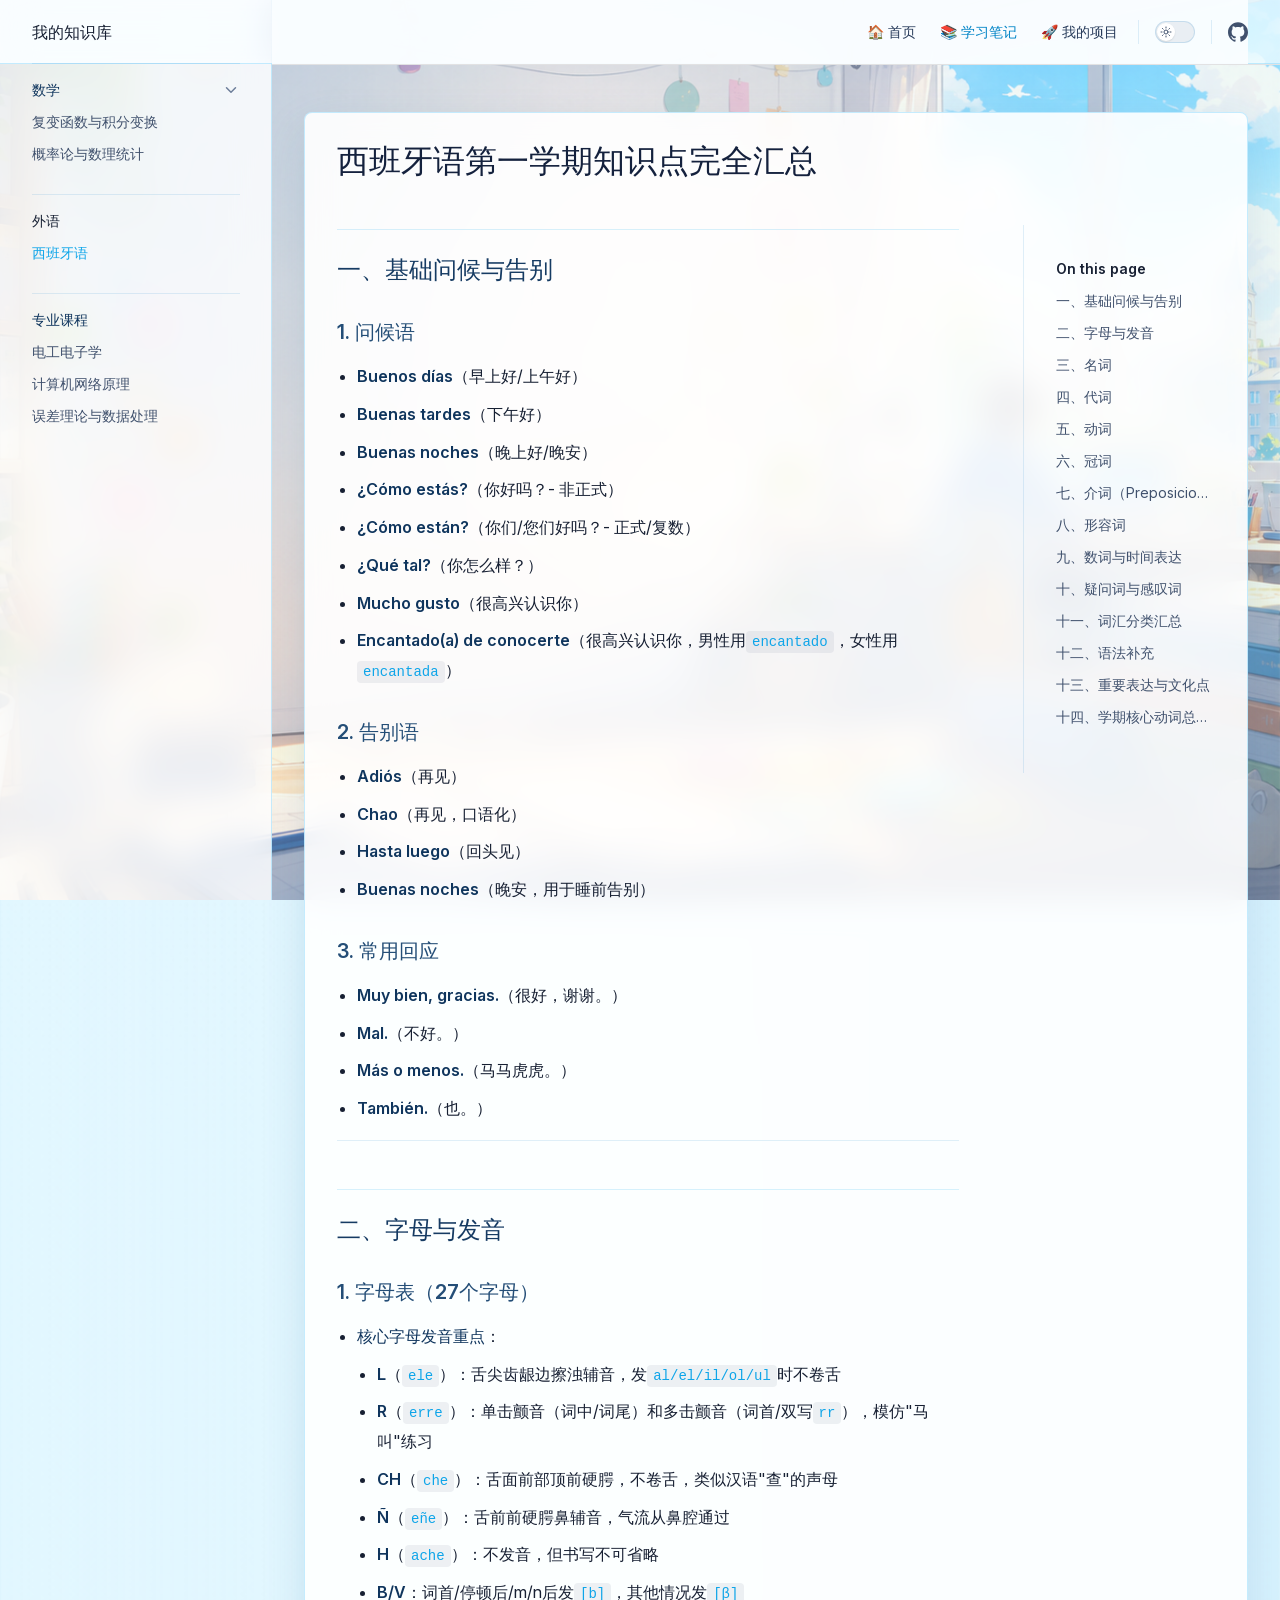
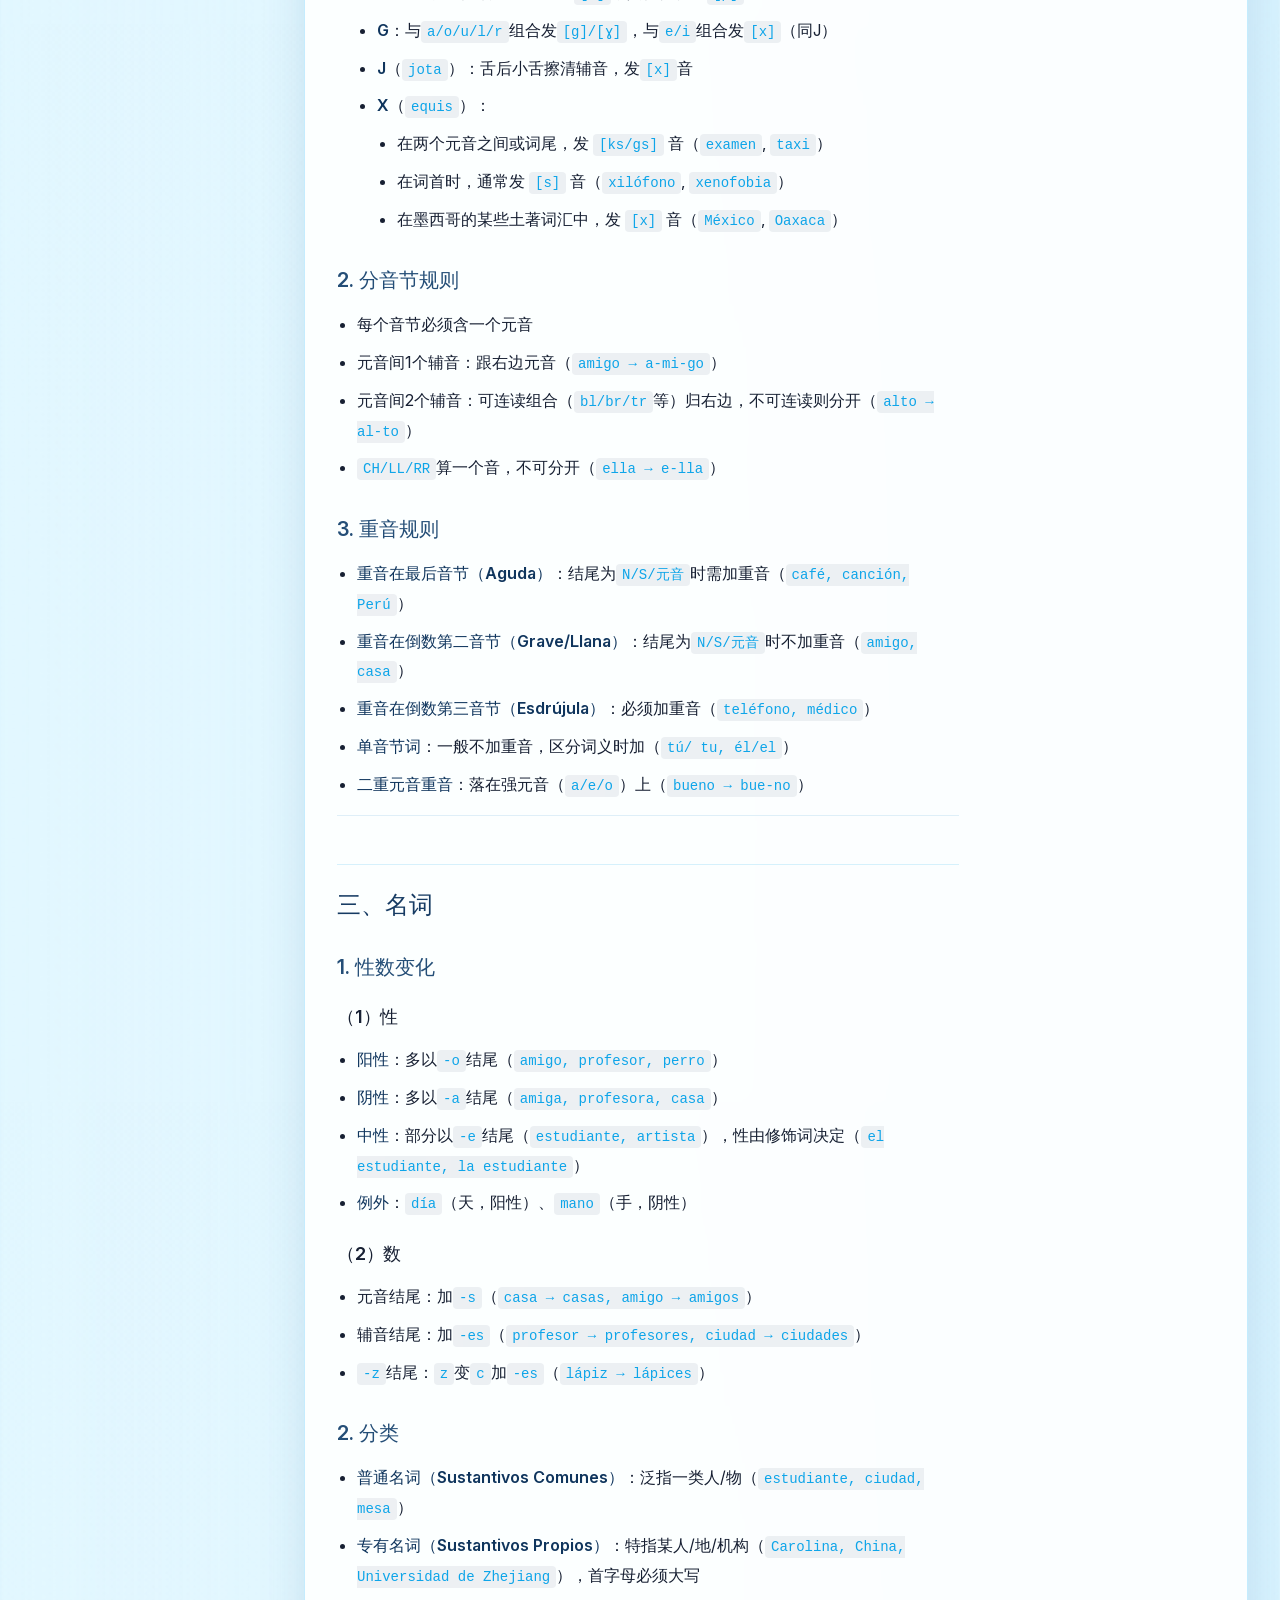
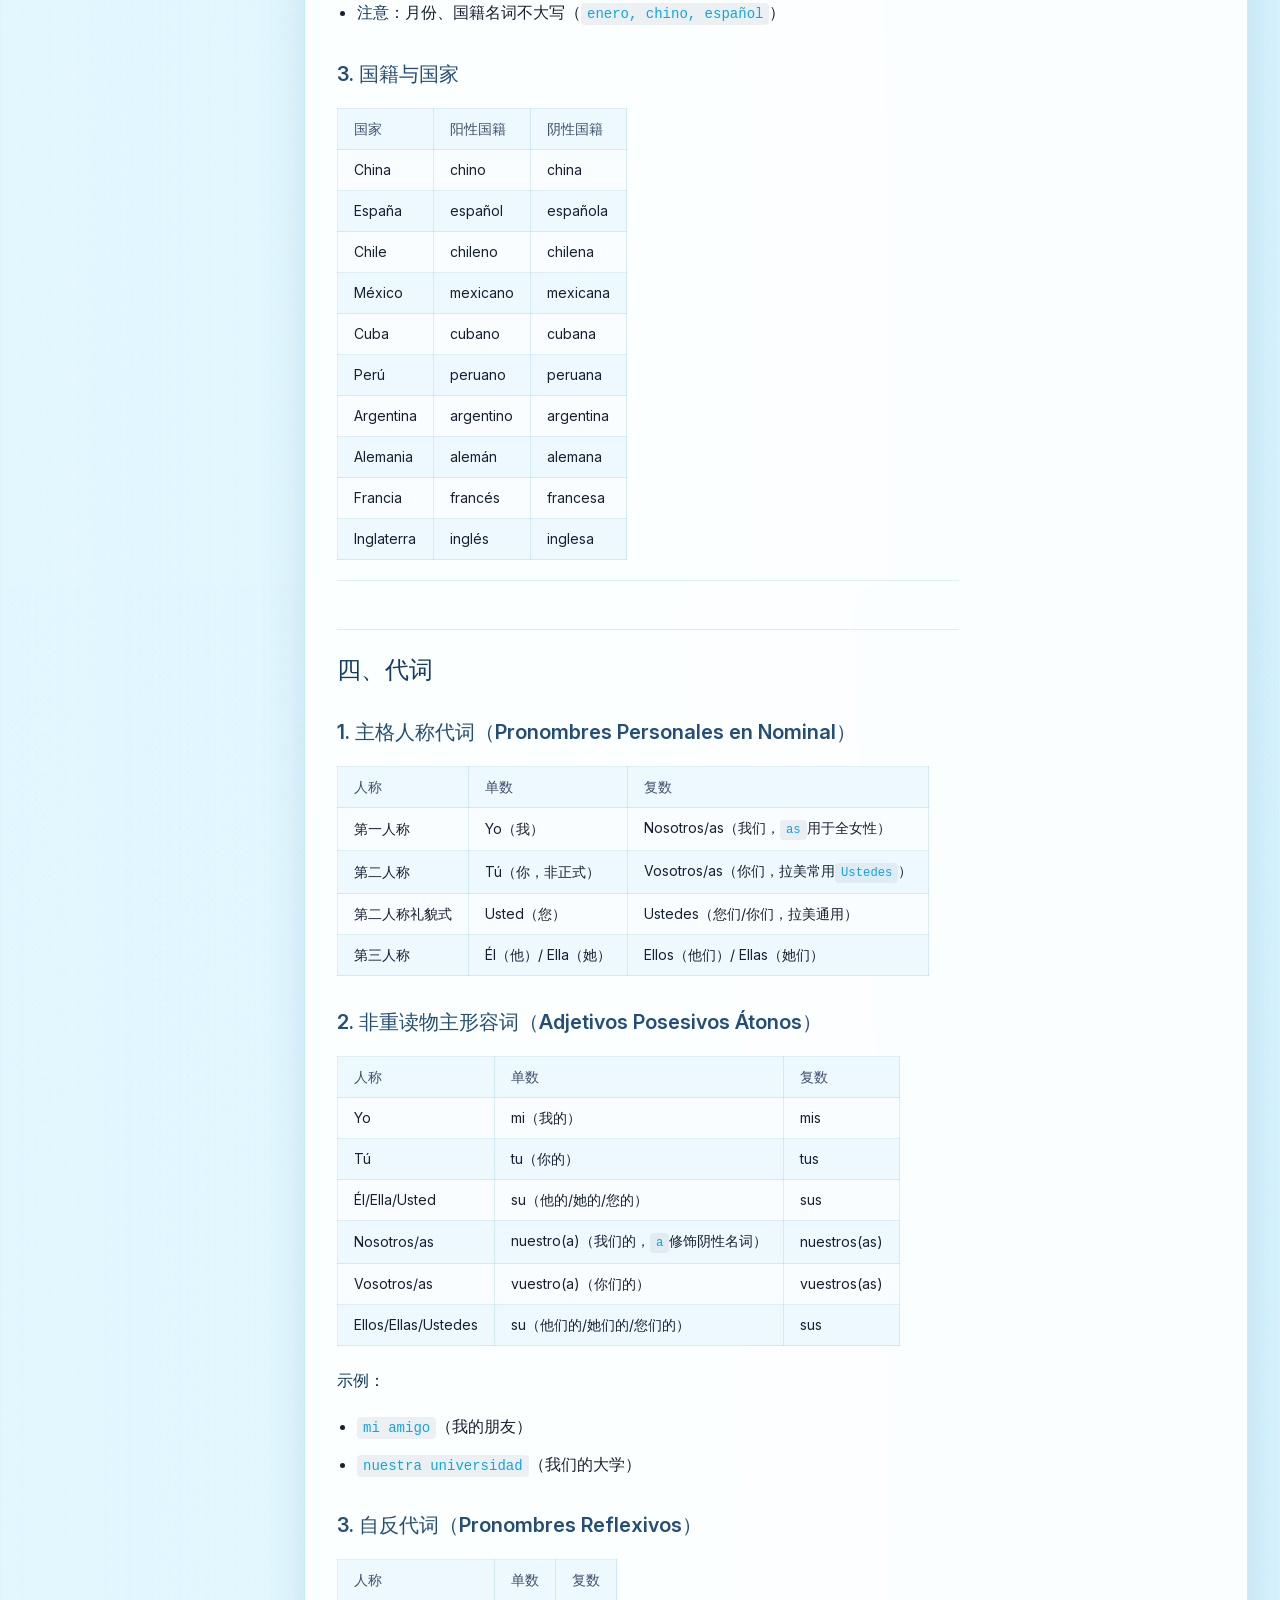
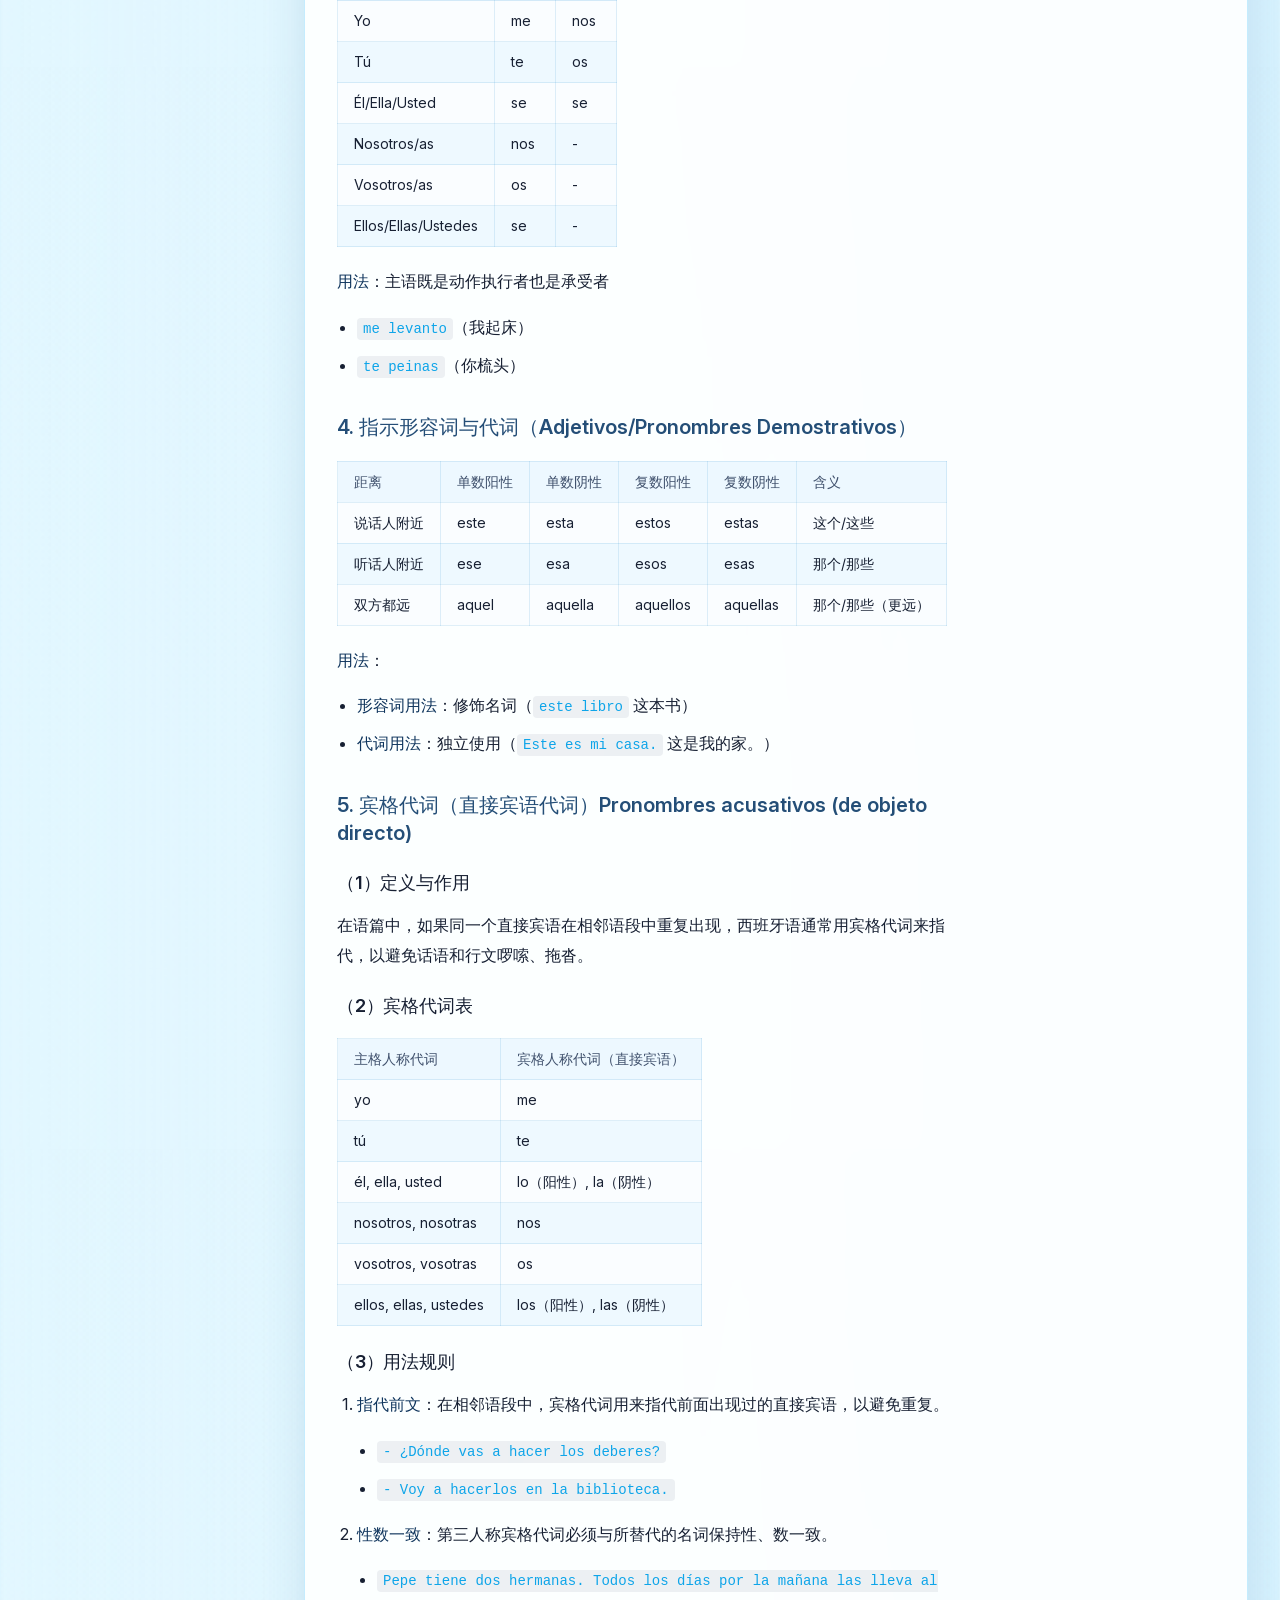
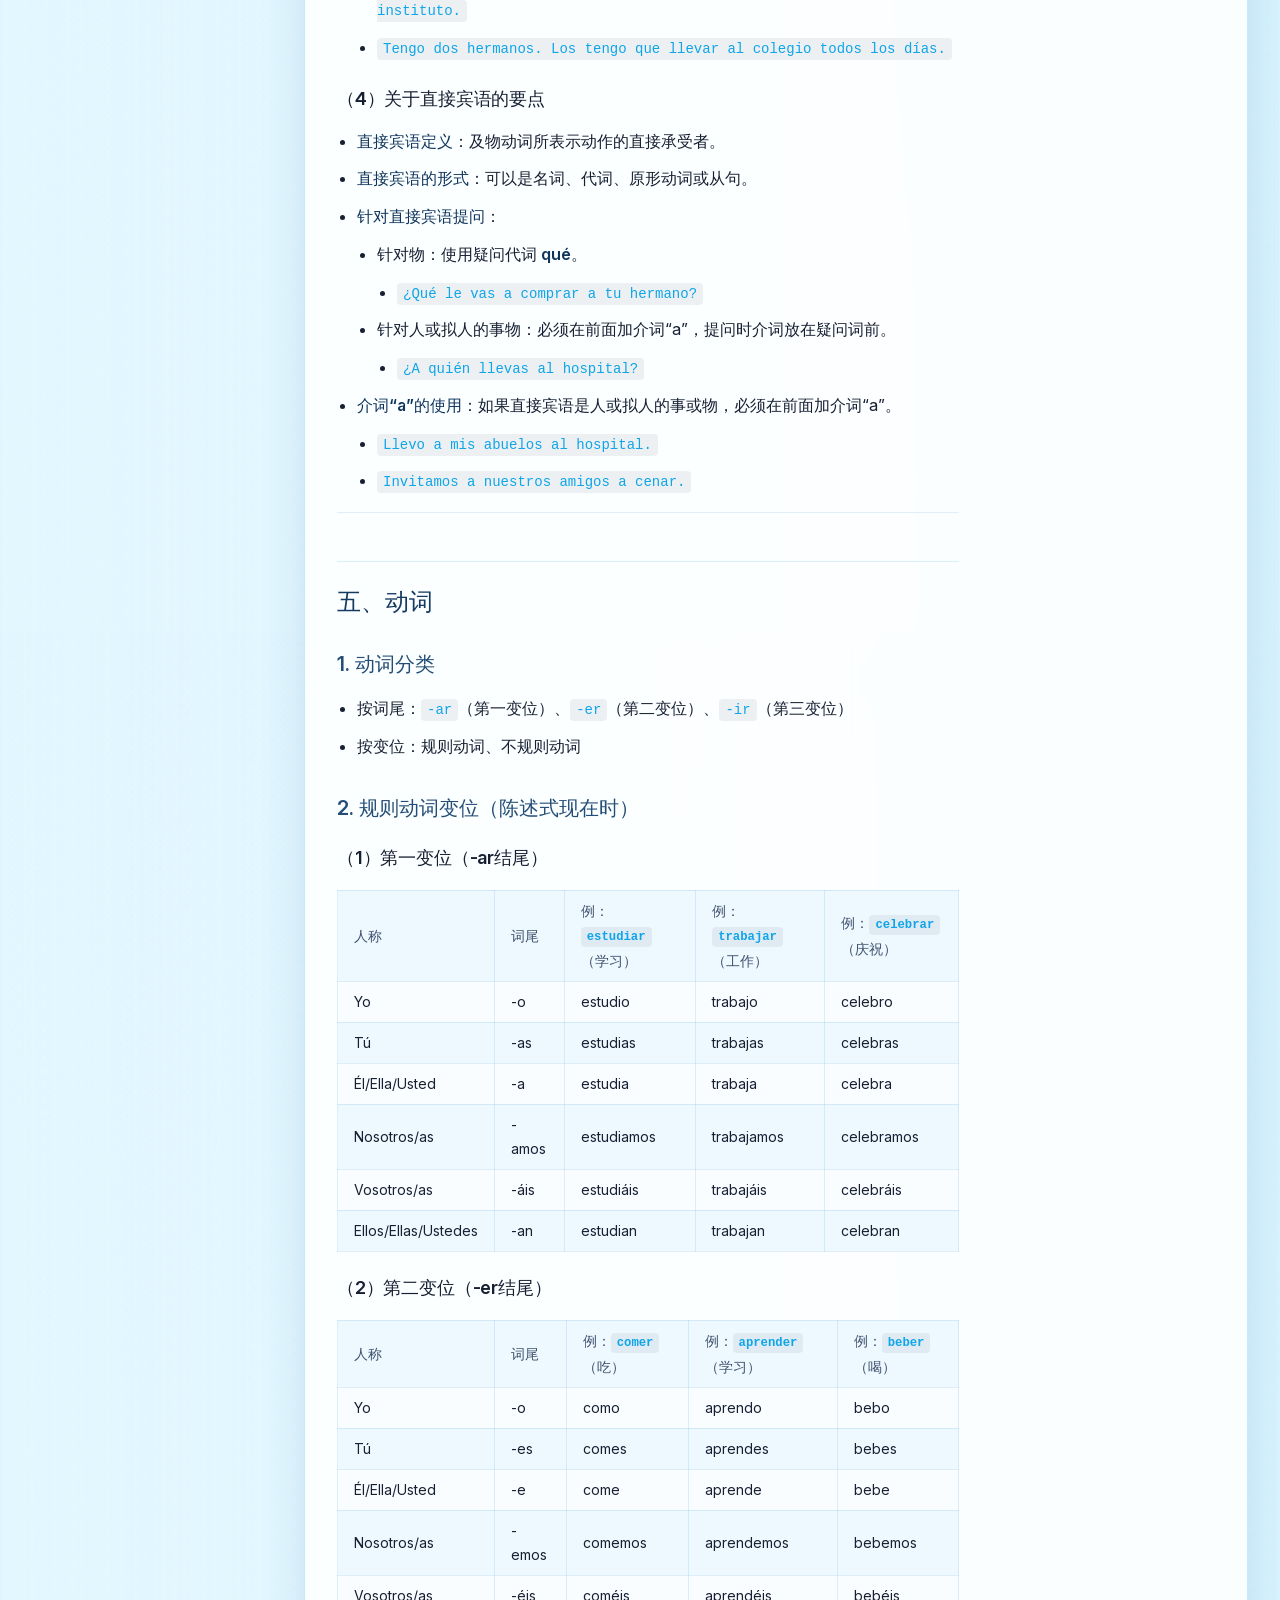
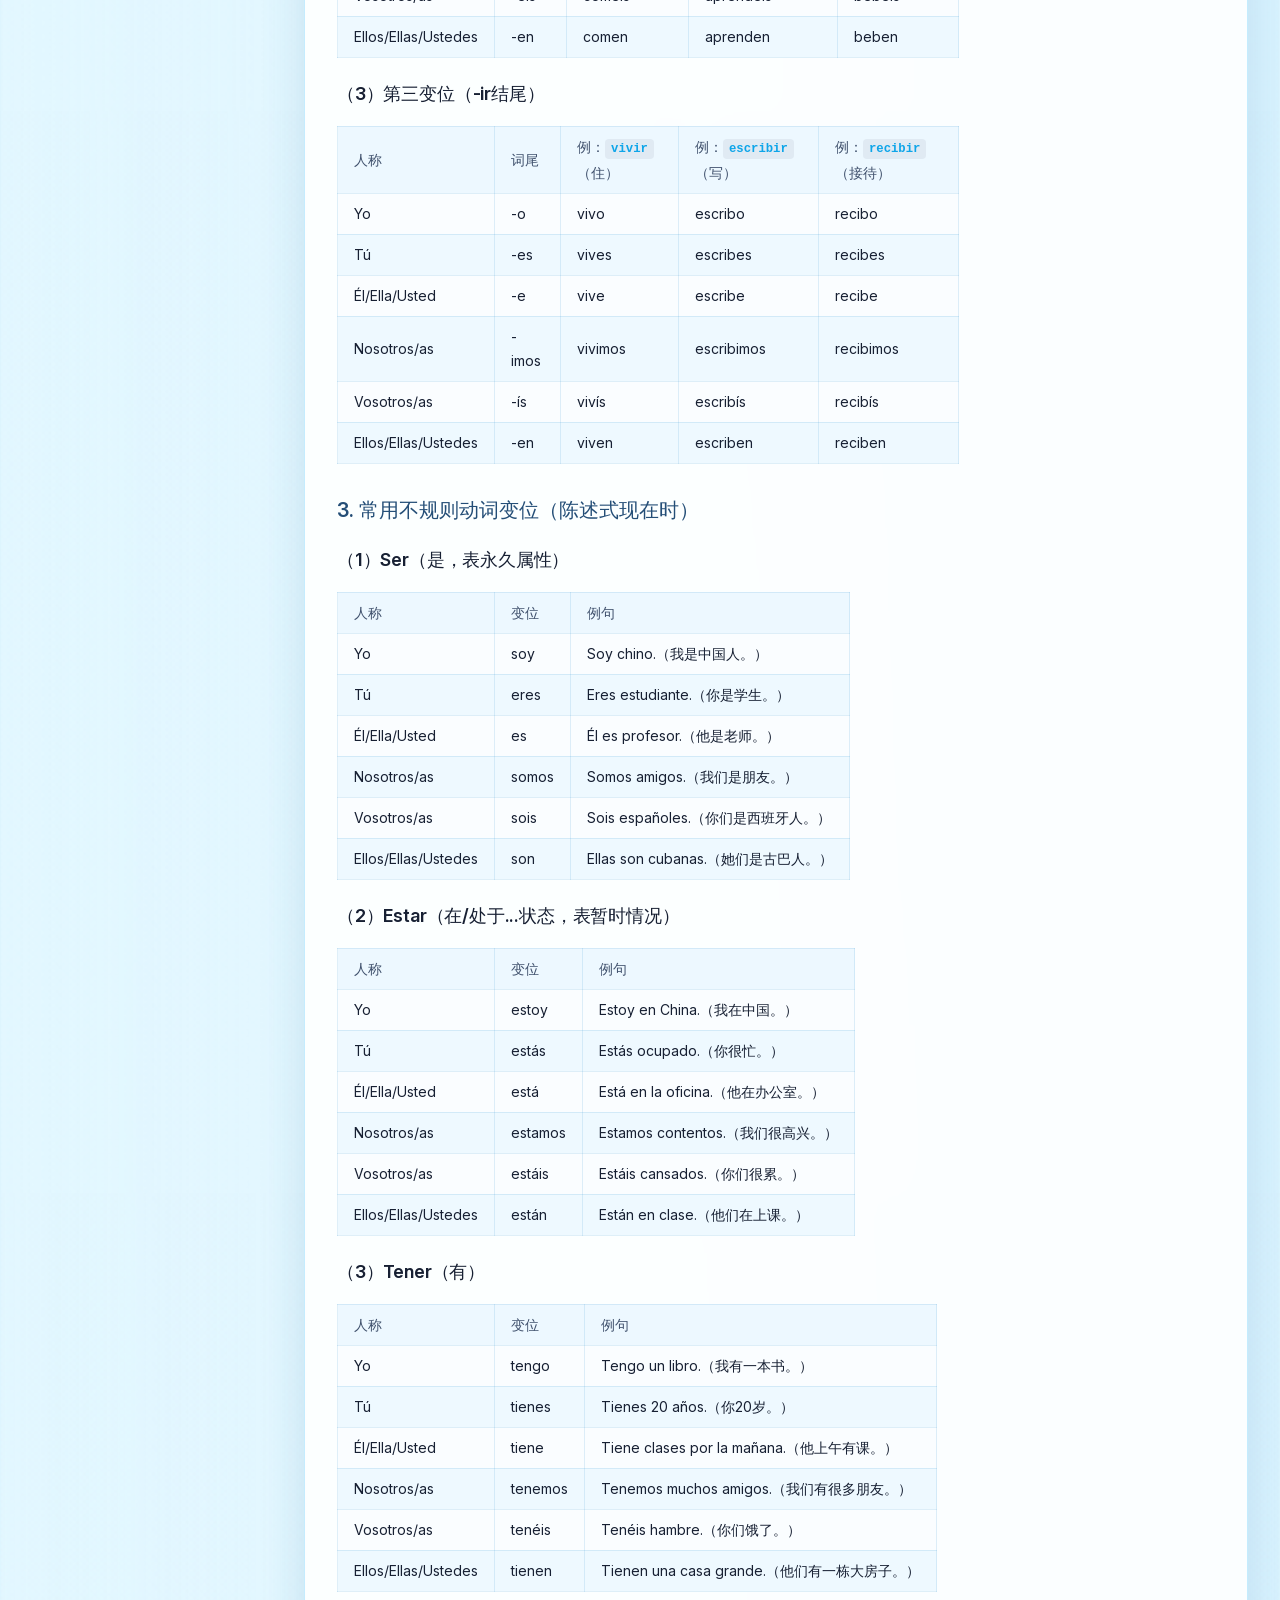
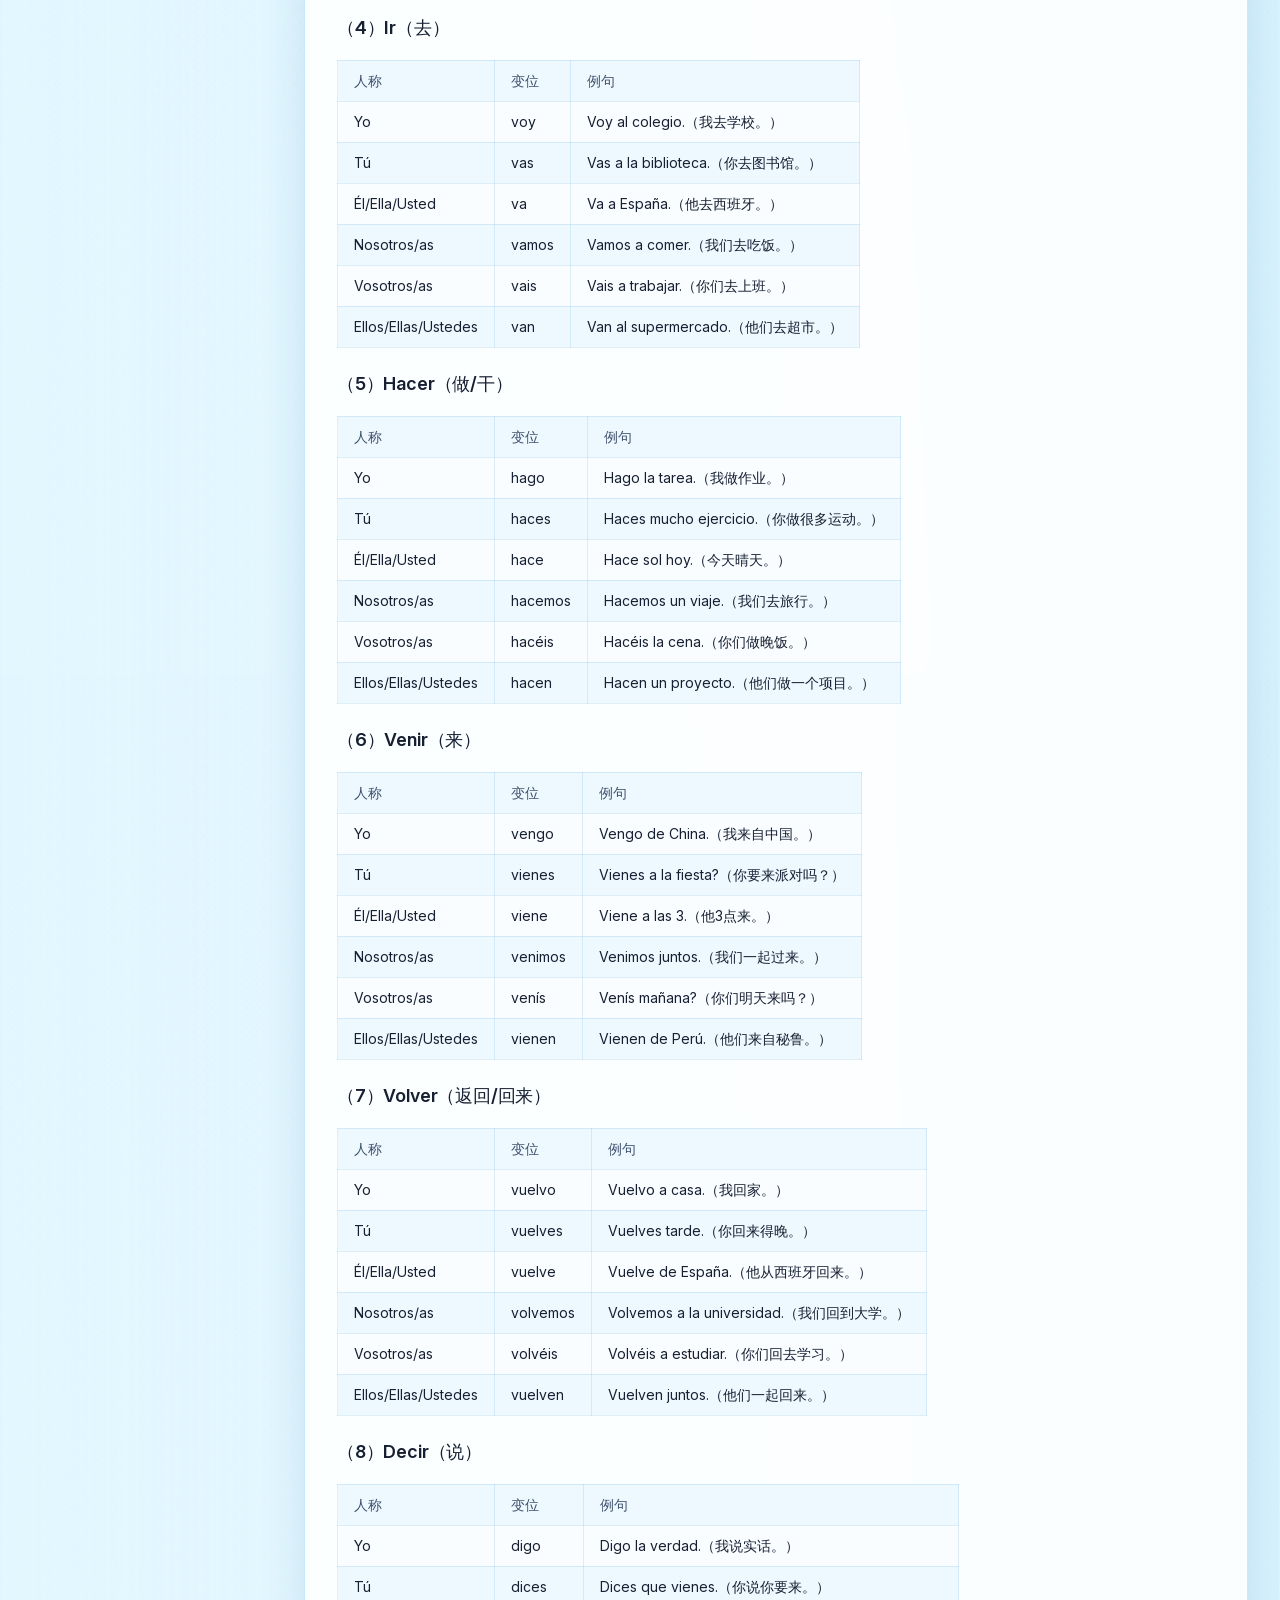
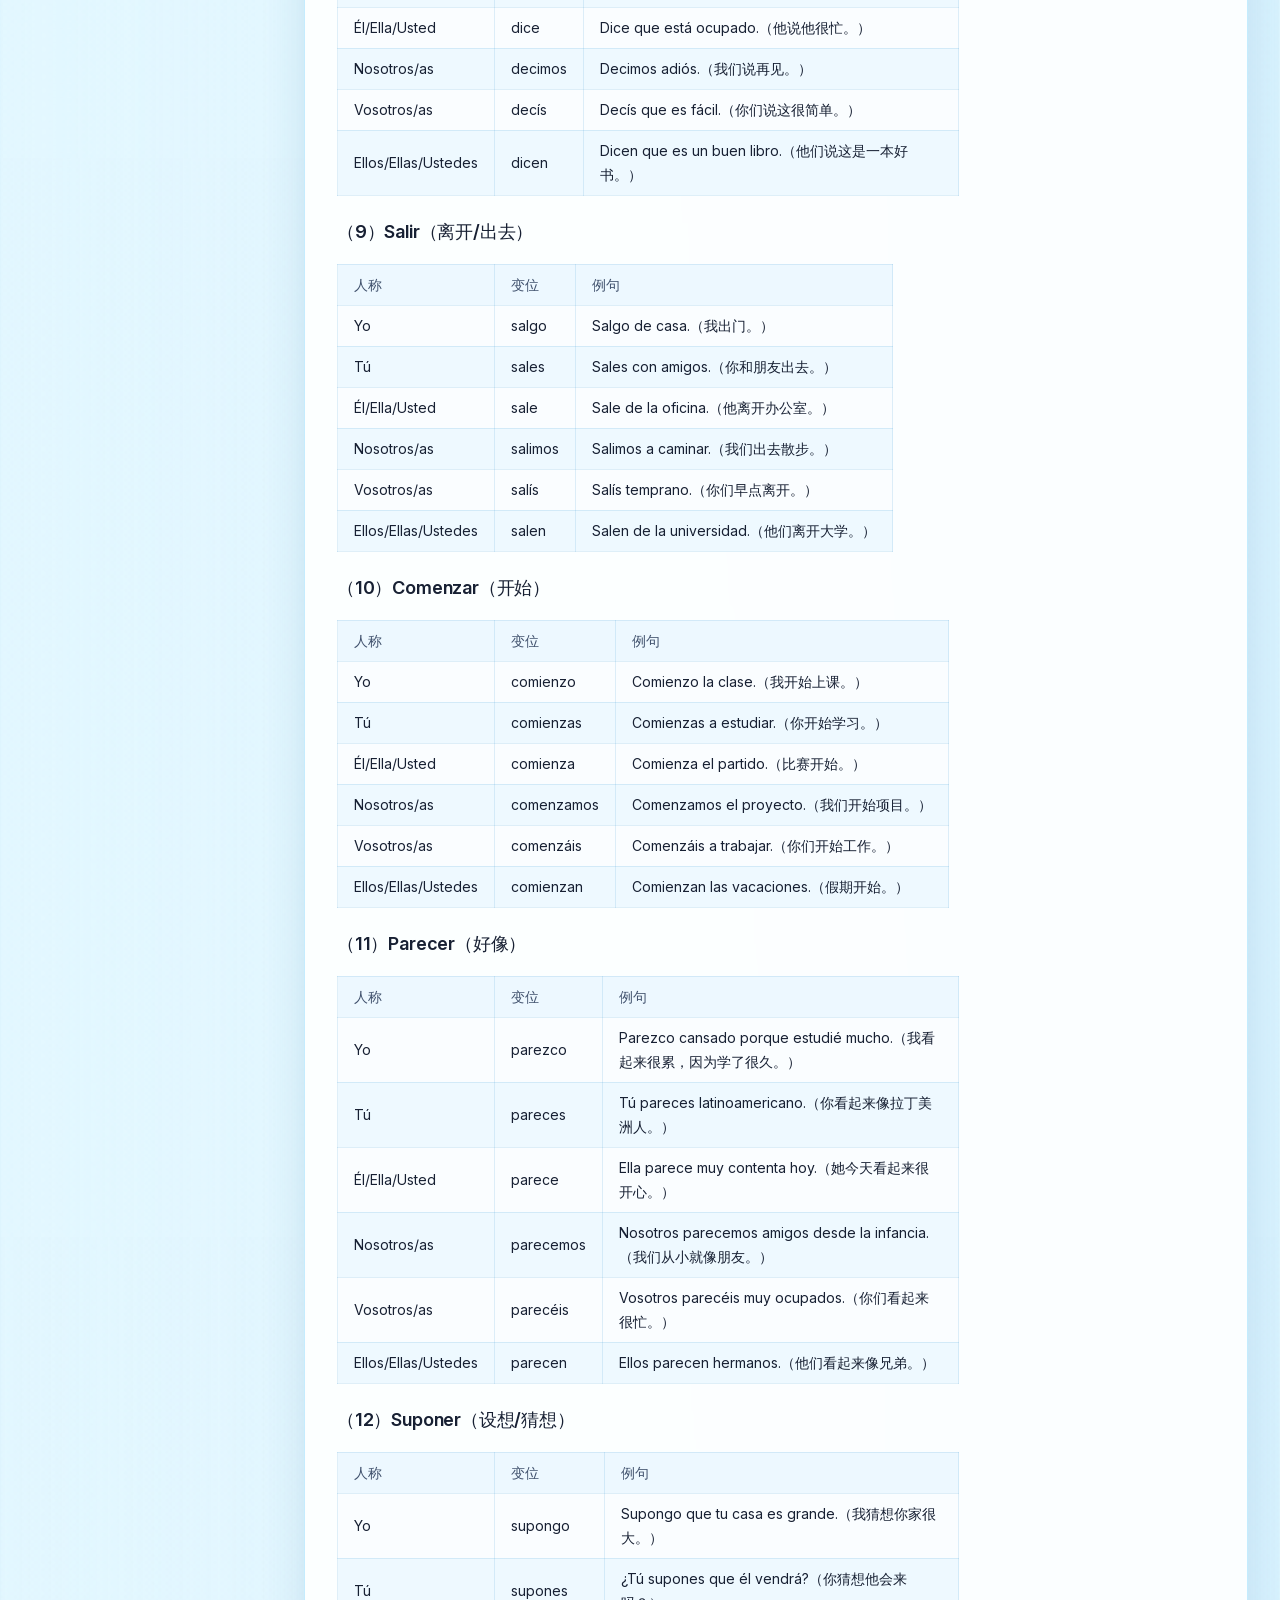
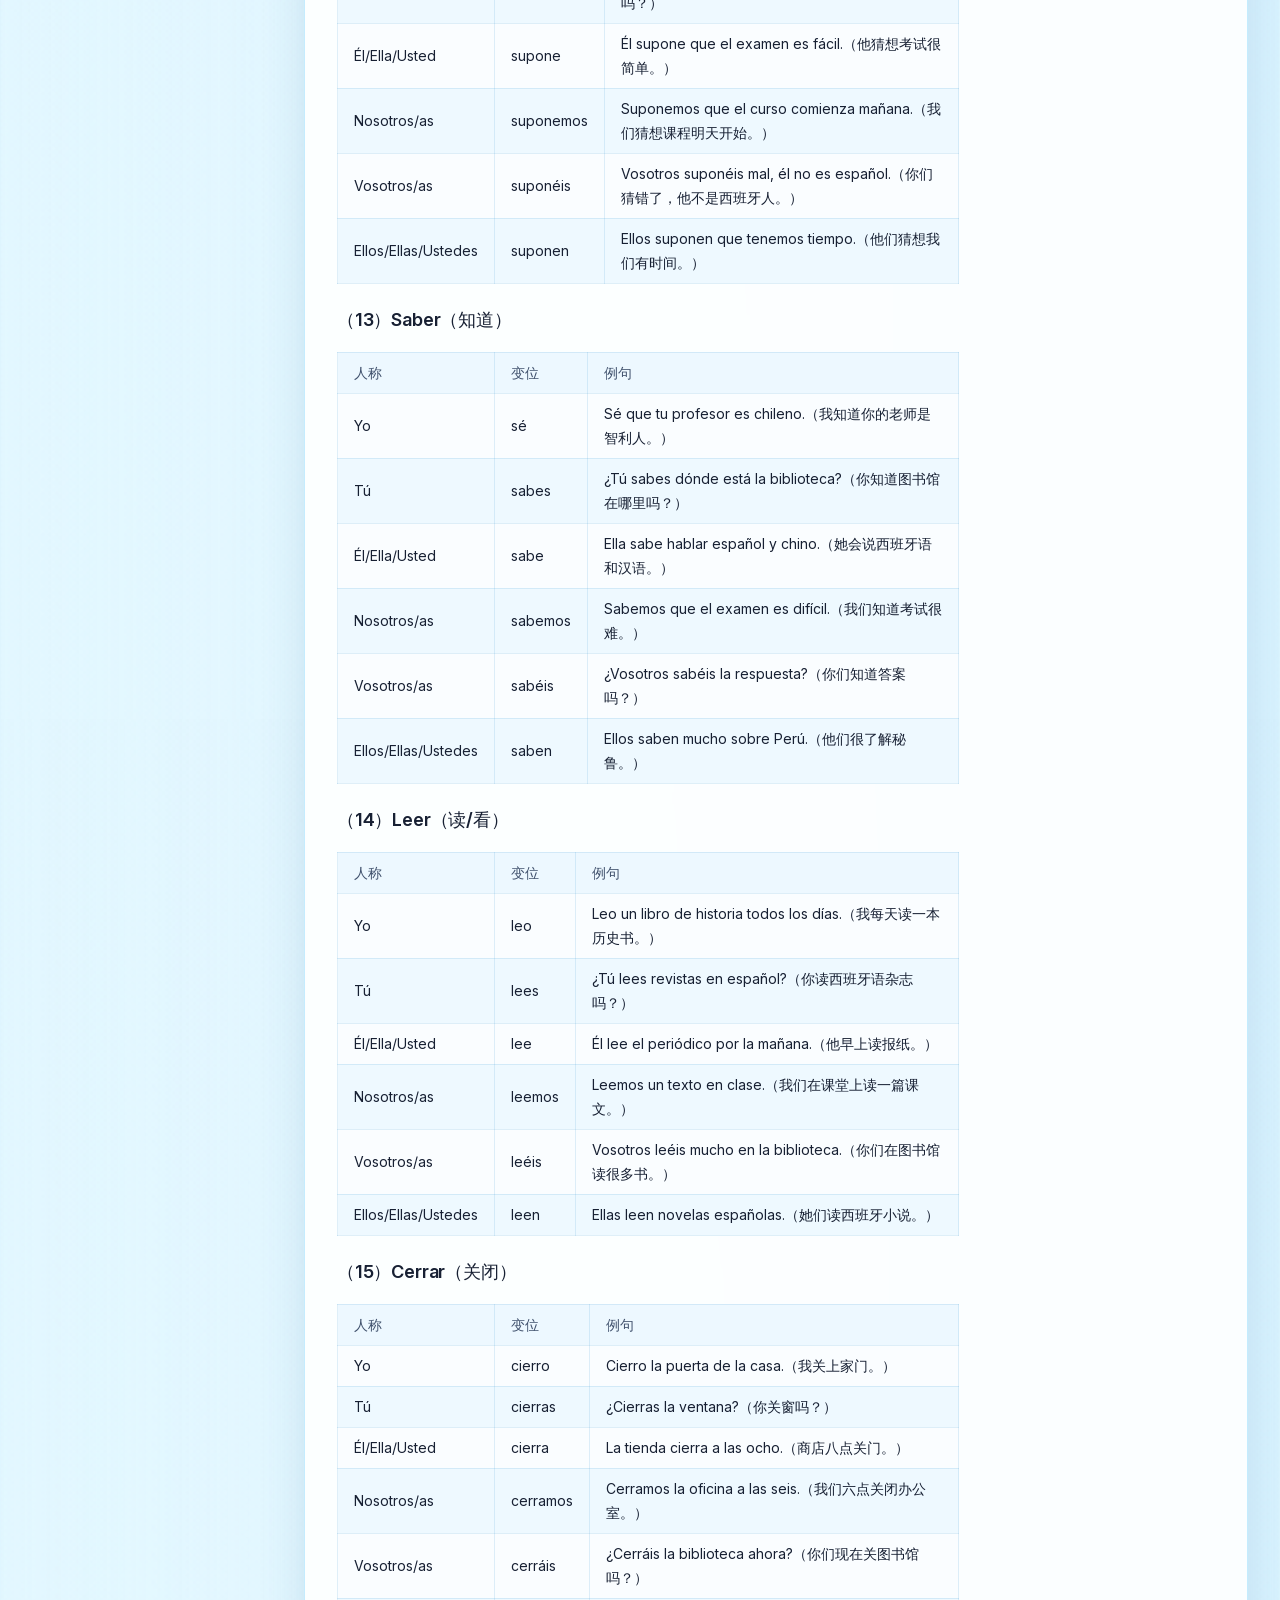
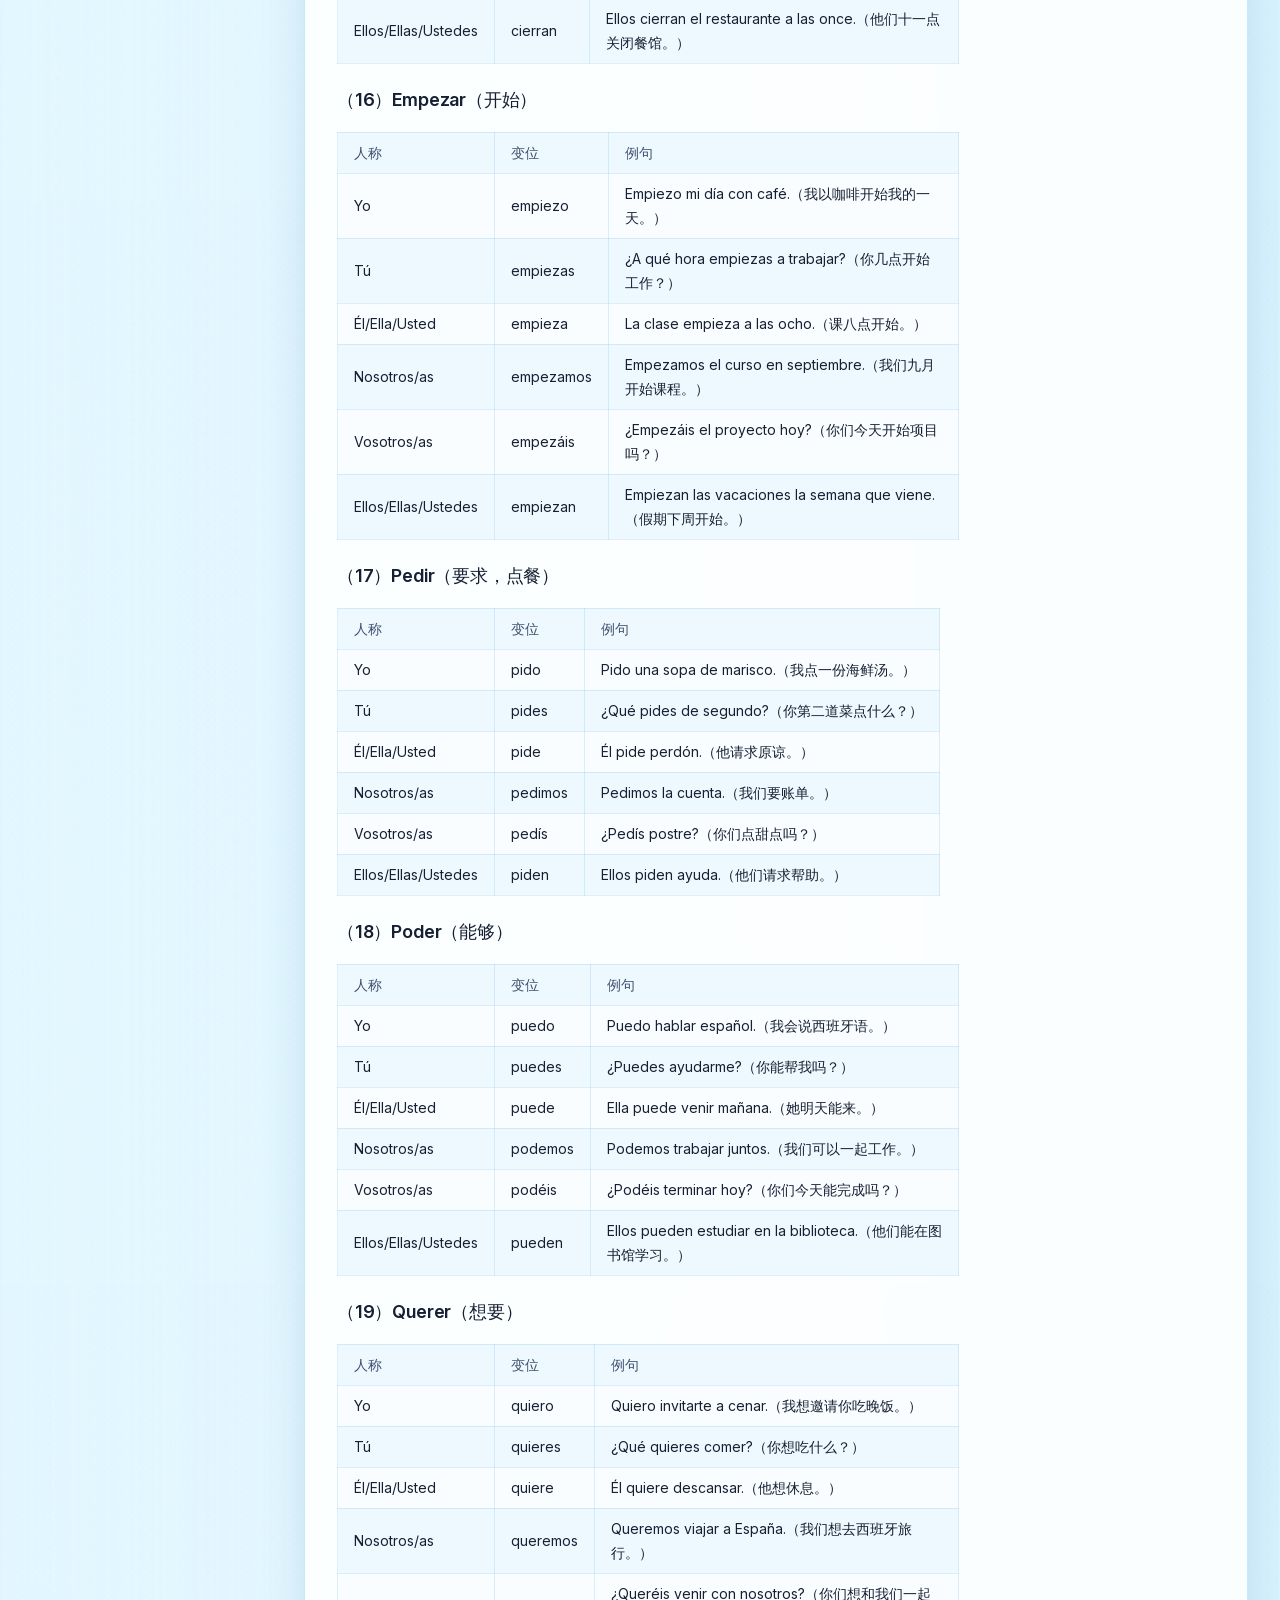
<file: notes/xy.html>
<!DOCTYPE html>
<html lang="en-US" dir="ltr">
  <head>
    <meta charset="utf-8">
    <meta name="viewport" content="width=device-width,initial-scale=1">
    <title>西班牙语第一学期知识点完全汇总 | 我的知识库</title>
    <meta name="description" content="个人学习笔记与项目归档">
    <meta name="generator" content="VitePress v1.6.4">
    <link rel="preload stylesheet" href="/assets/style.DYzPdgnY.css" as="style">
    <link rel="preload stylesheet" href="/vp-icons.css" as="style">
    
    <script type="module" src="/assets/app.D9y8DM7D.js"></script>
    <link rel="preload" href="/assets/inter-roman-latin.Di8DUHzh.woff2" as="font" type="font/woff2" crossorigin="">
    <link rel="modulepreload" href="/assets/chunks/theme.CtlDUOqy.js">
    <link rel="modulepreload" href="/assets/chunks/framework.Dn7Y7LSn.js">
    <link rel="modulepreload" href="/assets/notes_xy.md.hBB_wuVB.lean.js">
    <script id="check-dark-mode">(()=>{const e=localStorage.getItem("vitepress-theme-appearance")||"auto",a=window.matchMedia("(prefers-color-scheme: dark)").matches;(!e||e==="auto"?a:e==="dark")&&document.documentElement.classList.add("dark")})();</script>
    <script id="check-mac-os">document.documentElement.classList.toggle("mac",/Mac|iPhone|iPod|iPad/i.test(navigator.platform));</script>
  </head>
  <body>
    <div id="app"><div class="Layout" data-v-d8b57b2d><!--[--><!--]--><!--[--><span tabindex="-1" data-v-fcbfc0e0></span><a href="#VPContent" class="VPSkipLink visually-hidden" data-v-fcbfc0e0>Skip to content</a><!--]--><!----><header class="VPNav" data-v-d8b57b2d data-v-7ad780c2><div class="VPNavBar" data-v-7ad780c2 data-v-9fd4d1dd><div class="wrapper" data-v-9fd4d1dd><div class="container" data-v-9fd4d1dd><div class="title" data-v-9fd4d1dd><div class="VPNavBarTitle has-sidebar" data-v-9fd4d1dd data-v-9f43907a><a class="title" href="/" data-v-9f43907a><!--[--><!--]--><!----><span data-v-9f43907a>我的知识库</span><!--[--><!--]--></a></div></div><div class="content" data-v-9fd4d1dd><div class="content-body" data-v-9fd4d1dd><!--[--><!--]--><div class="VPNavBarSearch search" data-v-9fd4d1dd><!----></div><nav aria-labelledby="main-nav-aria-label" class="VPNavBarMenu menu" data-v-9fd4d1dd data-v-afb2845e><span id="main-nav-aria-label" class="visually-hidden" data-v-afb2845e> Main Navigation </span><!--[--><!--[--><a class="VPLink link VPNavBarMenuLink" href="/" tabindex="0" data-v-afb2845e data-v-815115f5><!--[--><span data-v-815115f5>🏠 首页</span><!--]--></a><!--]--><!--[--><a class="VPLink link VPNavBarMenuLink active" href="/notes/fb.html" tabindex="0" data-v-afb2845e data-v-815115f5><!--[--><span data-v-815115f5>📚 学习笔记</span><!--]--></a><!--]--><!--[--><a class="VPLink link VPNavBarMenuLink" href="/projects/cet6.html" tabindex="0" data-v-afb2845e data-v-815115f5><!--[--><span data-v-815115f5>🚀 我的项目</span><!--]--></a><!--]--><!--]--></nav><!----><div class="VPNavBarAppearance appearance" data-v-9fd4d1dd data-v-3f90c1a5><button class="VPSwitch VPSwitchAppearance" type="button" role="switch" title aria-checked="false" data-v-3f90c1a5 data-v-be9742d9 data-v-b4ccac88><span class="check" data-v-b4ccac88><span class="icon" data-v-b4ccac88><!--[--><span class="vpi-sun sun" data-v-be9742d9></span><span class="vpi-moon moon" data-v-be9742d9></span><!--]--></span></span></button></div><div class="VPSocialLinks VPNavBarSocialLinks social-links" data-v-9fd4d1dd data-v-ef6192dc data-v-e71e869c><!--[--><a class="VPSocialLink no-icon" href="https://github.com/WtqMyou" aria-label="github" target="_blank" rel="noopener" data-v-e71e869c data-v-60a9a2d3><span class="vpi-social-github"></span></a><!--]--></div><div class="VPFlyout VPNavBarExtra extra" data-v-9fd4d1dd data-v-f953d92f data-v-bfe7971f><button type="button" class="button" aria-haspopup="true" aria-expanded="false" aria-label="extra navigation" data-v-bfe7971f><span class="vpi-more-horizontal icon" data-v-bfe7971f></span></button><div class="menu" data-v-bfe7971f><div class="VPMenu" data-v-bfe7971f data-v-20ed86d6><!----><!--[--><!--[--><!----><div class="group" data-v-f953d92f><div class="item appearance" data-v-f953d92f><p class="label" data-v-f953d92f>Appearance</p><div class="appearance-action" data-v-f953d92f><button class="VPSwitch VPSwitchAppearance" type="button" role="switch" title aria-checked="false" data-v-f953d92f data-v-be9742d9 data-v-b4ccac88><span class="check" data-v-b4ccac88><span class="icon" data-v-b4ccac88><!--[--><span class="vpi-sun sun" data-v-be9742d9></span><span class="vpi-moon moon" data-v-be9742d9></span><!--]--></span></span></button></div></div></div><div class="group" data-v-f953d92f><div class="item social-links" data-v-f953d92f><div class="VPSocialLinks social-links-list" data-v-f953d92f data-v-e71e869c><!--[--><a class="VPSocialLink no-icon" href="https://github.com/WtqMyou" aria-label="github" target="_blank" rel="noopener" data-v-e71e869c data-v-60a9a2d3><span class="vpi-social-github"></span></a><!--]--></div></div></div><!--]--><!--]--></div></div></div><!--[--><!--]--><button type="button" class="VPNavBarHamburger hamburger" aria-label="mobile navigation" aria-expanded="false" aria-controls="VPNavScreen" data-v-9fd4d1dd data-v-6bee1efd><span class="container" data-v-6bee1efd><span class="top" data-v-6bee1efd></span><span class="middle" data-v-6bee1efd></span><span class="bottom" data-v-6bee1efd></span></span></button></div></div></div></div><div class="divider" data-v-9fd4d1dd><div class="divider-line" data-v-9fd4d1dd></div></div></div><!----></header><div class="VPLocalNav has-sidebar empty" data-v-d8b57b2d data-v-2488c25a><div class="container" data-v-2488c25a><button class="menu" aria-expanded="false" aria-controls="VPSidebarNav" data-v-2488c25a><span class="vpi-align-left menu-icon" data-v-2488c25a></span><span class="menu-text" data-v-2488c25a>Menu</span></button><div class="VPLocalNavOutlineDropdown" style="--vp-vh:0px;" data-v-2488c25a data-v-6b867909><button data-v-6b867909>Return to top</button><!----></div></div></div><aside class="VPSidebar" data-v-d8b57b2d data-v-42c4c606><div class="curtain" data-v-42c4c606></div><nav class="nav" id="VPSidebarNav" aria-labelledby="sidebar-aria-label" tabindex="-1" data-v-42c4c606><span class="visually-hidden" id="sidebar-aria-label" data-v-42c4c606> Sidebar Navigation </span><!--[--><!--]--><!--[--><div class="no-transition group" data-v-51288d80><section class="VPSidebarItem level-0 collapsible" data-v-51288d80 data-v-0009425e><div class="item" role="button" tabindex="0" data-v-0009425e><div class="indicator" data-v-0009425e></div><h2 class="text" data-v-0009425e>数学</h2><div class="caret" role="button" aria-label="toggle section" tabindex="0" data-v-0009425e><span class="vpi-chevron-right caret-icon" data-v-0009425e></span></div></div><div class="items" data-v-0009425e><!--[--><div class="VPSidebarItem level-1 is-link" data-v-0009425e data-v-0009425e><div class="item" data-v-0009425e><div class="indicator" data-v-0009425e></div><a class="VPLink link link" href="/notes/fb.html" data-v-0009425e><!--[--><p class="text" data-v-0009425e>复变函数与积分变换</p><!--]--></a><!----></div><!----></div><div class="VPSidebarItem level-1 is-link" data-v-0009425e data-v-0009425e><div class="item" data-v-0009425e><div class="indicator" data-v-0009425e></div><a class="VPLink link link" href="/notes/gt.html" data-v-0009425e><!--[--><p class="text" data-v-0009425e>概率论与数理统计</p><!--]--></a><!----></div><!----></div><!--]--></div></section></div><div class="no-transition group" data-v-51288d80><section class="VPSidebarItem level-0 has-active" data-v-51288d80 data-v-0009425e><div class="item" role="button" tabindex="0" data-v-0009425e><div class="indicator" data-v-0009425e></div><h2 class="text" data-v-0009425e>外语</h2><!----></div><div class="items" data-v-0009425e><!--[--><div class="VPSidebarItem level-1 is-link" data-v-0009425e data-v-0009425e><div class="item" data-v-0009425e><div class="indicator" data-v-0009425e></div><a class="VPLink link link" href="/notes/xy.html" data-v-0009425e><!--[--><p class="text" data-v-0009425e>西班牙语</p><!--]--></a><!----></div><!----></div><!--]--></div></section></div><div class="no-transition group" data-v-51288d80><section class="VPSidebarItem level-0" data-v-51288d80 data-v-0009425e><div class="item" role="button" tabindex="0" data-v-0009425e><div class="indicator" data-v-0009425e></div><h2 class="text" data-v-0009425e>专业课程</h2><!----></div><div class="items" data-v-0009425e><!--[--><div class="VPSidebarItem level-1 is-link" data-v-0009425e data-v-0009425e><div class="item" data-v-0009425e><div class="indicator" data-v-0009425e></div><a class="VPLink link link" href="/notes/dgdzx.html" data-v-0009425e><!--[--><p class="text" data-v-0009425e>电工电子学</p><!--]--></a><!----></div><!----></div><div class="VPSidebarItem level-1 is-link" data-v-0009425e data-v-0009425e><div class="item" data-v-0009425e><div class="indicator" data-v-0009425e></div><a class="VPLink link link" href="/notes/jw.html" data-v-0009425e><!--[--><p class="text" data-v-0009425e>计算机网络原理</p><!--]--></a><!----></div><!----></div><div class="VPSidebarItem level-1 is-link" data-v-0009425e data-v-0009425e><div class="item" data-v-0009425e><div class="indicator" data-v-0009425e></div><a class="VPLink link link" href="/notes/wc.html" data-v-0009425e><!--[--><p class="text" data-v-0009425e>误差理论与数据处理</p><!--]--></a><!----></div><!----></div><!--]--></div></section></div><!--]--><!--[--><!--]--></nav></aside><div class="VPContent has-sidebar" id="VPContent" data-v-d8b57b2d data-v-9a6c75ad><div class="VPDoc has-sidebar has-aside" data-v-9a6c75ad data-v-e6f2a212><!--[--><!--]--><div class="container" data-v-e6f2a212><div class="aside" data-v-e6f2a212><div class="aside-curtain" data-v-e6f2a212></div><div class="aside-container" data-v-e6f2a212><div class="aside-content" data-v-e6f2a212><div class="VPDocAside" data-v-e6f2a212 data-v-cb998dce><!--[--><!--]--><!--[--><!--]--><nav aria-labelledby="doc-outline-aria-label" class="VPDocAsideOutline" data-v-cb998dce data-v-f610f197><div class="content" data-v-f610f197><div class="outline-marker" data-v-f610f197></div><div aria-level="2" class="outline-title" id="doc-outline-aria-label" role="heading" data-v-f610f197>On this page</div><ul class="VPDocOutlineItem root" data-v-f610f197 data-v-53c99d69><!--[--><!--]--></ul></div></nav><!--[--><!--]--><div class="spacer" data-v-cb998dce></div><!--[--><!--]--><!----><!--[--><!--]--><!--[--><!--]--></div></div></div></div><div class="content" data-v-e6f2a212><div class="content-container" data-v-e6f2a212><!--[--><!--]--><main class="main" data-v-e6f2a212><div style="position:relative;" class="vp-doc _notes_xy" data-v-e6f2a212><div><h1 id="西班牙语第一学期知识点完全汇总" tabindex="-1">西班牙语第一学期知识点完全汇总 <a class="header-anchor" href="#西班牙语第一学期知识点完全汇总" aria-label="Permalink to &quot;西班牙语第一学期知识点完全汇总&quot;">​</a></h1><h2 id="一、基础问候与告别" tabindex="-1">一、基础问候与告别 <a class="header-anchor" href="#一、基础问候与告别" aria-label="Permalink to &quot;一、基础问候与告别&quot;">​</a></h2><h3 id="_1-问候语" tabindex="-1">1. 问候语 <a class="header-anchor" href="#_1-问候语" aria-label="Permalink to &quot;1. 问候语&quot;">​</a></h3><ul><li><strong>Buenos días</strong>（早上好/上午好）</li><li><strong>Buenas tardes</strong>（下午好）</li><li><strong>Buenas noches</strong>（晚上好/晚安）</li><li><strong>¿Cómo estás?</strong>（你好吗？- 非正式）</li><li><strong>¿Cómo están?</strong>（你们/您们好吗？- 正式/复数）</li><li><strong>¿Qué tal?</strong>（你怎么样？）</li><li><strong>Mucho gusto</strong>（很高兴认识你）</li><li><strong>Encantado(a) de conocerte</strong>（很高兴认识你，男性用<code>encantado</code>，女性用<code>encantada</code>）</li></ul><h3 id="_2-告别语" tabindex="-1">2. 告别语 <a class="header-anchor" href="#_2-告别语" aria-label="Permalink to &quot;2. 告别语&quot;">​</a></h3><ul><li><strong>Adiós</strong>（再见）</li><li><strong>Chao</strong>（再见，口语化）</li><li><strong>Hasta luego</strong>（回头见）</li><li><strong>Buenas noches</strong>（晚安，用于睡前告别）</li></ul><h3 id="_3-常用回应" tabindex="-1">3. 常用回应 <a class="header-anchor" href="#_3-常用回应" aria-label="Permalink to &quot;3. 常用回应&quot;">​</a></h3><ul><li><strong>Muy bien, gracias.</strong>（很好，谢谢。）</li><li><strong>Mal.</strong>（不好。）</li><li><strong>Más o menos.</strong>（马马虎虎。）</li><li><strong>También.</strong>（也。）</li></ul><hr><h2 id="二、字母与发音" tabindex="-1">二、字母与发音 <a class="header-anchor" href="#二、字母与发音" aria-label="Permalink to &quot;二、字母与发音&quot;">​</a></h2><h3 id="_1-字母表-27个字母" tabindex="-1">1. 字母表（27个字母） <a class="header-anchor" href="#_1-字母表-27个字母" aria-label="Permalink to &quot;1. 字母表（27个字母）&quot;">​</a></h3><ul><li><strong>核心字母发音重点</strong>： <ul><li><strong>L</strong>（<code>ele</code>）：舌尖齿龈边擦浊辅音，发<code>al/el/il/ol/ul</code>时不卷舌</li><li><strong>R</strong>（<code>erre</code>）：单击颤音（词中/词尾）和多击颤音（词首/双写<code>rr</code>），模仿&quot;马叫&quot;练习</li><li><strong>CH</strong>（<code>che</code>）：舌面前部顶前硬腭，不卷舌，类似汉语&quot;查&quot;的声母</li><li><strong>Ñ</strong>（<code>eñe</code>）：舌前前硬腭鼻辅音，气流从鼻腔通过</li><li><strong>H</strong>（<code>ache</code>）：不发音，但书写不可省略</li><li><strong>B/V</strong>：词首/停顿后/m/n后发<code>[b]</code>，其他情况发<code>[β]</code></li><li><strong>G</strong>：与<code>a/o/u/l/r</code>组合发<code>[g]/[ɣ]</code>，与<code>e/i</code>组合发<code>[x]</code>（同J）</li><li><strong>J</strong>（<code>jota</code>）：舌后小舌擦清辅音，发<code>[x]</code>音</li><li><strong>X</strong>（<code>equis</code>）： <ul><li>在两个元音之间或词尾，发 <code>[ks/gs]</code> 音（<code>examen</code>, <code>taxi</code>）</li><li>在词首时，通常发 <code>[s]</code> 音（<code>xilófono</code>, <code>xenofobia</code>）</li><li>在墨西哥的某些土著词汇中，发 <code>[x]</code> 音（<code>México</code>, <code>Oaxaca</code>）</li></ul></li></ul></li></ul><h3 id="_2-分音节规则" tabindex="-1">2. 分音节规则 <a class="header-anchor" href="#_2-分音节规则" aria-label="Permalink to &quot;2. 分音节规则&quot;">​</a></h3><ul><li>每个音节必须含一个元音</li><li>元音间1个辅音：跟右边元音（<code>amigo → a-mi-go</code>）</li><li>元音间2个辅音：可连读组合（<code>bl/br/tr</code>等）归右边，不可连读则分开（<code>alto → al-to</code>）</li><li><code>CH/LL/RR</code>算一个音，不可分开（<code>ella → e-lla</code>）</li></ul><h3 id="_3-重音规则" tabindex="-1">3. 重音规则 <a class="header-anchor" href="#_3-重音规则" aria-label="Permalink to &quot;3. 重音规则&quot;">​</a></h3><ul><li><strong>重音在最后音节（Aguda）</strong>：结尾为<code>N/S/元音</code>时需加重音（<code>café, canción, Perú</code>）</li><li><strong>重音在倒数第二音节（Grave/Llana）</strong>：结尾为<code>N/S/元音</code>时不加重音（<code>amigo, casa</code>）</li><li><strong>重音在倒数第三音节（Esdrújula）</strong>：必须加重音（<code>teléfono, médico</code>）</li><li><strong>单音节词</strong>：一般不加重音，区分词义时加（<code>tú/ tu, él/el</code>）</li><li><strong>二重元音重音</strong>：落在强元音（<code>a/e/o</code>）上（<code>bueno → bue-no</code>）</li></ul><hr><h2 id="三、名词" tabindex="-1">三、名词 <a class="header-anchor" href="#三、名词" aria-label="Permalink to &quot;三、名词&quot;">​</a></h2><h3 id="_1-性数变化" tabindex="-1">1. 性数变化 <a class="header-anchor" href="#_1-性数变化" aria-label="Permalink to &quot;1. 性数变化&quot;">​</a></h3><h4 id="_1-性" tabindex="-1">（1）性 <a class="header-anchor" href="#_1-性" aria-label="Permalink to &quot;（1）性&quot;">​</a></h4><ul><li><strong>阳性</strong>：多以<code>-o</code>结尾（<code>amigo, profesor, perro</code>）</li><li><strong>阴性</strong>：多以<code>-a</code>结尾（<code>amiga, profesora, casa</code>）</li><li><strong>中性</strong>：部分以<code>-e</code>结尾（<code>estudiante, artista</code>），性由修饰词决定（<code>el estudiante, la estudiante</code>）</li><li><strong>例外</strong>：<code>día</code>（天，阳性）、<code>mano</code>（手，阴性）</li></ul><h4 id="_2-数" tabindex="-1">（2）数 <a class="header-anchor" href="#_2-数" aria-label="Permalink to &quot;（2）数&quot;">​</a></h4><ul><li>元音结尾：加<code>-s</code>（<code>casa → casas, amigo → amigos</code>）</li><li>辅音结尾：加<code>-es</code>（<code>profesor → profesores, ciudad → ciudades</code>）</li><li><code>-z</code>结尾：<code>z</code>变<code>c</code>加<code>-es</code>（<code>lápiz → lápices</code>）</li></ul><h3 id="_2-分类" tabindex="-1">2. 分类 <a class="header-anchor" href="#_2-分类" aria-label="Permalink to &quot;2. 分类&quot;">​</a></h3><ul><li><strong>普通名词（Sustantivos Comunes）</strong>：泛指一类人/物（<code>estudiante, ciudad, mesa</code>）</li><li><strong>专有名词（Sustantivos Propios）</strong>：特指某人/地/机构（<code>Carolina, China, Universidad de Zhejiang</code>），首字母必须大写</li><li><strong>注意</strong>：月份、国籍名词不大写（<code>enero, chino, español</code>）</li></ul><h3 id="_3-国籍与国家" tabindex="-1">3. 国籍与国家 <a class="header-anchor" href="#_3-国籍与国家" aria-label="Permalink to &quot;3. 国籍与国家&quot;">​</a></h3><table tabindex="0"><thead><tr><th style="text-align:left;">国家</th><th style="text-align:left;">阳性国籍</th><th style="text-align:left;">阴性国籍</th></tr></thead><tbody><tr><td style="text-align:left;">China</td><td style="text-align:left;">chino</td><td style="text-align:left;">china</td></tr><tr><td style="text-align:left;">España</td><td style="text-align:left;">español</td><td style="text-align:left;">española</td></tr><tr><td style="text-align:left;">Chile</td><td style="text-align:left;">chileno</td><td style="text-align:left;">chilena</td></tr><tr><td style="text-align:left;">México</td><td style="text-align:left;">mexicano</td><td style="text-align:left;">mexicana</td></tr><tr><td style="text-align:left;">Cuba</td><td style="text-align:left;">cubano</td><td style="text-align:left;">cubana</td></tr><tr><td style="text-align:left;">Perú</td><td style="text-align:left;">peruano</td><td style="text-align:left;">peruana</td></tr><tr><td style="text-align:left;">Argentina</td><td style="text-align:left;">argentino</td><td style="text-align:left;">argentina</td></tr><tr><td style="text-align:left;">Alemania</td><td style="text-align:left;">alemán</td><td style="text-align:left;">alemana</td></tr><tr><td style="text-align:left;">Francia</td><td style="text-align:left;">francés</td><td style="text-align:left;">francesa</td></tr><tr><td style="text-align:left;">Inglaterra</td><td style="text-align:left;">inglés</td><td style="text-align:left;">inglesa</td></tr></tbody></table><hr><h2 id="四、代词" tabindex="-1">四、代词 <a class="header-anchor" href="#四、代词" aria-label="Permalink to &quot;四、代词&quot;">​</a></h2><h3 id="_1-主格人称代词-pronombres-personales-en-nominal" tabindex="-1">1. 主格人称代词（Pronombres Personales en Nominal） <a class="header-anchor" href="#_1-主格人称代词-pronombres-personales-en-nominal" aria-label="Permalink to &quot;1. 主格人称代词（Pronombres Personales en Nominal）&quot;">​</a></h3><table tabindex="0"><thead><tr><th style="text-align:left;">人称</th><th style="text-align:left;">单数</th><th style="text-align:left;">复数</th></tr></thead><tbody><tr><td style="text-align:left;">第一人称</td><td style="text-align:left;">Yo（我）</td><td style="text-align:left;">Nosotros/as（我们，<code>as</code>用于全女性）</td></tr><tr><td style="text-align:left;">第二人称</td><td style="text-align:left;">Tú（你，非正式）</td><td style="text-align:left;">Vosotros/as（你们，拉美常用<code>Ustedes</code>）</td></tr><tr><td style="text-align:left;">第二人称礼貌式</td><td style="text-align:left;">Usted（您）</td><td style="text-align:left;">Ustedes（您们/你们，拉美通用）</td></tr><tr><td style="text-align:left;">第三人称</td><td style="text-align:left;">Él（他）/ Ella（她）</td><td style="text-align:left;">Ellos（他们）/ Ellas（她们）</td></tr></tbody></table><h3 id="_2-非重读物主形容词-adjetivos-posesivos-atonos" tabindex="-1">2. 非重读物主形容词（Adjetivos Posesivos Átonos） <a class="header-anchor" href="#_2-非重读物主形容词-adjetivos-posesivos-atonos" aria-label="Permalink to &quot;2. 非重读物主形容词（Adjetivos Posesivos Átonos）&quot;">​</a></h3><table tabindex="0"><thead><tr><th style="text-align:left;">人称</th><th style="text-align:left;">单数</th><th style="text-align:left;">复数</th></tr></thead><tbody><tr><td style="text-align:left;">Yo</td><td style="text-align:left;">mi（我的）</td><td style="text-align:left;">mis</td></tr><tr><td style="text-align:left;">Tú</td><td style="text-align:left;">tu（你的）</td><td style="text-align:left;">tus</td></tr><tr><td style="text-align:left;">Él/Ella/Usted</td><td style="text-align:left;">su（他的/她的/您的）</td><td style="text-align:left;">sus</td></tr><tr><td style="text-align:left;">Nosotros/as</td><td style="text-align:left;">nuestro(a)（我们的，<code>a</code>修饰阴性名词）</td><td style="text-align:left;">nuestros(as)</td></tr><tr><td style="text-align:left;">Vosotros/as</td><td style="text-align:left;">vuestro(a)（你们的）</td><td style="text-align:left;">vuestros(as)</td></tr><tr><td style="text-align:left;">Ellos/Ellas/Ustedes</td><td style="text-align:left;">su（他们的/她们的/您们的）</td><td style="text-align:left;">sus</td></tr></tbody></table><p><strong>示例</strong>：</p><ul><li><code>mi amigo</code>（我的朋友）</li><li><code>nuestra universidad</code>（我们的大学）</li></ul><h3 id="_3-自反代词-pronombres-reflexivos" tabindex="-1">3. 自反代词（Pronombres Reflexivos） <a class="header-anchor" href="#_3-自反代词-pronombres-reflexivos" aria-label="Permalink to &quot;3. 自反代词（Pronombres Reflexivos）&quot;">​</a></h3><table tabindex="0"><thead><tr><th style="text-align:left;">人称</th><th style="text-align:left;">单数</th><th style="text-align:left;">复数</th></tr></thead><tbody><tr><td style="text-align:left;">Yo</td><td style="text-align:left;">me</td><td style="text-align:left;">nos</td></tr><tr><td style="text-align:left;">Tú</td><td style="text-align:left;">te</td><td style="text-align:left;">os</td></tr><tr><td style="text-align:left;">Él/Ella/Usted</td><td style="text-align:left;">se</td><td style="text-align:left;">se</td></tr><tr><td style="text-align:left;">Nosotros/as</td><td style="text-align:left;">nos</td><td style="text-align:left;">-</td></tr><tr><td style="text-align:left;">Vosotros/as</td><td style="text-align:left;">os</td><td style="text-align:left;">-</td></tr><tr><td style="text-align:left;">Ellos/Ellas/Ustedes</td><td style="text-align:left;">se</td><td style="text-align:left;">-</td></tr></tbody></table><p><strong>用法</strong>：主语既是动作执行者也是承受者</p><ul><li><code>me levanto</code>（我起床）</li><li><code>te peinas</code>（你梳头）</li></ul><h3 id="_4-指示形容词与代词-adjetivos-pronombres-demostrativos" tabindex="-1">4. 指示形容词与代词（Adjetivos/Pronombres Demostrativos） <a class="header-anchor" href="#_4-指示形容词与代词-adjetivos-pronombres-demostrativos" aria-label="Permalink to &quot;4. 指示形容词与代词（Adjetivos/Pronombres Demostrativos）&quot;">​</a></h3><table tabindex="0"><thead><tr><th style="text-align:left;">距离</th><th style="text-align:left;">单数阳性</th><th style="text-align:left;">单数阴性</th><th style="text-align:left;">复数阳性</th><th style="text-align:left;">复数阴性</th><th style="text-align:left;">含义</th></tr></thead><tbody><tr><td style="text-align:left;">说话人附近</td><td style="text-align:left;">este</td><td style="text-align:left;">esta</td><td style="text-align:left;">estos</td><td style="text-align:left;">estas</td><td style="text-align:left;">这个/这些</td></tr><tr><td style="text-align:left;">听话人附近</td><td style="text-align:left;">ese</td><td style="text-align:left;">esa</td><td style="text-align:left;">esos</td><td style="text-align:left;">esas</td><td style="text-align:left;">那个/那些</td></tr><tr><td style="text-align:left;">双方都远</td><td style="text-align:left;">aquel</td><td style="text-align:left;">aquella</td><td style="text-align:left;">aquellos</td><td style="text-align:left;">aquellas</td><td style="text-align:left;">那个/那些（更远）</td></tr></tbody></table><p><strong>用法</strong>：</p><ul><li><strong>形容词用法</strong>：修饰名词（<code>este libro</code> 这本书）</li><li><strong>代词用法</strong>：独立使用（<code>Este es mi casa.</code> 这是我的家。）</li></ul><h3 id="_5-宾格代词-直接宾语代词-pronombres-acusativos-de-objeto-directo" tabindex="-1">5. 宾格代词（直接宾语代词）Pronombres acusativos (de objeto directo) <a class="header-anchor" href="#_5-宾格代词-直接宾语代词-pronombres-acusativos-de-objeto-directo" aria-label="Permalink to &quot;5. 宾格代词（直接宾语代词）Pronombres acusativos (de objeto directo)&quot;">​</a></h3><h4 id="_1-定义与作用" tabindex="-1">（1）定义与作用 <a class="header-anchor" href="#_1-定义与作用" aria-label="Permalink to &quot;（1）定义与作用&quot;">​</a></h4><p>在语篇中，如果同一个直接宾语在相邻语段中重复出现，西班牙语通常用宾格代词来指代，以避免话语和行文啰嗦、拖沓。</p><h4 id="_2-宾格代词表" tabindex="-1">（2）宾格代词表 <a class="header-anchor" href="#_2-宾格代词表" aria-label="Permalink to &quot;（2）宾格代词表&quot;">​</a></h4><table tabindex="0"><thead><tr><th style="text-align:left;">主格人称代词</th><th style="text-align:left;">宾格人称代词（直接宾语）</th></tr></thead><tbody><tr><td style="text-align:left;">yo</td><td style="text-align:left;">me</td></tr><tr><td style="text-align:left;">tú</td><td style="text-align:left;">te</td></tr><tr><td style="text-align:left;">él, ella, usted</td><td style="text-align:left;">lo（阳性）, la（阴性）</td></tr><tr><td style="text-align:left;">nosotros, nosotras</td><td style="text-align:left;">nos</td></tr><tr><td style="text-align:left;">vosotros, vosotras</td><td style="text-align:left;">os</td></tr><tr><td style="text-align:left;">ellos, ellas, ustedes</td><td style="text-align:left;">los（阳性）, las（阴性）</td></tr></tbody></table><h4 id="_3-用法规则" tabindex="-1">（3）用法规则 <a class="header-anchor" href="#_3-用法规则" aria-label="Permalink to &quot;（3）用法规则&quot;">​</a></h4><ol><li><p><strong>指代前文</strong>：在相邻语段中，宾格代词用来指代前面出现过的直接宾语，以避免重复。</p><ul><li><code>- ¿Dónde vas a hacer los deberes?</code></li><li><code>- Voy a hacerlos en la biblioteca.</code></li></ul></li><li><p><strong>性数一致</strong>：第三人称宾格代词必须与所替代的名词保持性、数一致。</p><ul><li><code>Pepe tiene dos hermanas. Todos los días por la mañana las lleva al instituto.</code></li><li><code>Tengo dos hermanos. Los tengo que llevar al colegio todos los días.</code></li></ul></li></ol><h4 id="_4-关于直接宾语的要点" tabindex="-1">（4）关于直接宾语的要点 <a class="header-anchor" href="#_4-关于直接宾语的要点" aria-label="Permalink to &quot;（4）关于直接宾语的要点&quot;">​</a></h4><ul><li><strong>直接宾语定义</strong>：及物动词所表示动作的直接承受者。</li><li><strong>直接宾语的形式</strong>：可以是名词、代词、原形动词或从句。</li><li><strong>针对直接宾语提问</strong>： <ul><li>针对物：使用疑问代词 <strong>qué</strong>。 <ul><li><code>¿Qué le vas a comprar a tu hermano?</code></li></ul></li><li>针对人或拟人的事物：必须在前面加介词“a”，提问时介词放在疑问词前。 <ul><li><code>¿A quién llevas al hospital?</code></li></ul></li></ul></li><li><strong>介词“a”的使用</strong>：如果直接宾语是人或拟人的事或物，必须在前面加介词“a”。 <ul><li><code>Llevo a mis abuelos al hospital.</code></li><li><code>Invitamos a nuestros amigos a cenar.</code></li></ul></li></ul><hr><h2 id="五、动词" tabindex="-1">五、动词 <a class="header-anchor" href="#五、动词" aria-label="Permalink to &quot;五、动词&quot;">​</a></h2><h3 id="_1-动词分类" tabindex="-1">1. 动词分类 <a class="header-anchor" href="#_1-动词分类" aria-label="Permalink to &quot;1. 动词分类&quot;">​</a></h3><ul><li>按词尾：<code>-ar</code>（第一变位）、<code>-er</code>（第二变位）、<code>-ir</code>（第三变位）</li><li>按变位：规则动词、不规则动词</li></ul><h3 id="_2-规则动词变位-陈述式现在时" tabindex="-1">2. 规则动词变位（陈述式现在时） <a class="header-anchor" href="#_2-规则动词变位-陈述式现在时" aria-label="Permalink to &quot;2. 规则动词变位（陈述式现在时）&quot;">​</a></h3><h4 id="_1-第一变位-ar结尾" tabindex="-1">（1）第一变位（-ar结尾） <a class="header-anchor" href="#_1-第一变位-ar结尾" aria-label="Permalink to &quot;（1）第一变位（-ar结尾）&quot;">​</a></h4><table tabindex="0"><thead><tr><th style="text-align:left;">人称</th><th style="text-align:left;">词尾</th><th style="text-align:left;">例：<code>estudiar</code>（学习）</th><th style="text-align:left;">例：<code>trabajar</code>（工作）</th><th style="text-align:left;">例：<code>celebrar</code>（庆祝）</th></tr></thead><tbody><tr><td style="text-align:left;">Yo</td><td style="text-align:left;">-o</td><td style="text-align:left;">estudio</td><td style="text-align:left;">trabajo</td><td style="text-align:left;">celebro</td></tr><tr><td style="text-align:left;">Tú</td><td style="text-align:left;">-as</td><td style="text-align:left;">estudias</td><td style="text-align:left;">trabajas</td><td style="text-align:left;">celebras</td></tr><tr><td style="text-align:left;">Él/Ella/Usted</td><td style="text-align:left;">-a</td><td style="text-align:left;">estudia</td><td style="text-align:left;">trabaja</td><td style="text-align:left;">celebra</td></tr><tr><td style="text-align:left;">Nosotros/as</td><td style="text-align:left;">-amos</td><td style="text-align:left;">estudiamos</td><td style="text-align:left;">trabajamos</td><td style="text-align:left;">celebramos</td></tr><tr><td style="text-align:left;">Vosotros/as</td><td style="text-align:left;">-áis</td><td style="text-align:left;">estudiáis</td><td style="text-align:left;">trabajáis</td><td style="text-align:left;">celebráis</td></tr><tr><td style="text-align:left;">Ellos/Ellas/Ustedes</td><td style="text-align:left;">-an</td><td style="text-align:left;">estudian</td><td style="text-align:left;">trabajan</td><td style="text-align:left;">celebran</td></tr></tbody></table><h4 id="_2-第二变位-er结尾" tabindex="-1">（2）第二变位（-er结尾） <a class="header-anchor" href="#_2-第二变位-er结尾" aria-label="Permalink to &quot;（2）第二变位（-er结尾）&quot;">​</a></h4><table tabindex="0"><thead><tr><th style="text-align:left;">人称</th><th style="text-align:left;">词尾</th><th style="text-align:left;">例：<code>comer</code>（吃）</th><th style="text-align:left;">例：<code>aprender</code>（学习）</th><th style="text-align:left;">例：<code>beber</code>（喝）</th></tr></thead><tbody><tr><td style="text-align:left;">Yo</td><td style="text-align:left;">-o</td><td style="text-align:left;">como</td><td style="text-align:left;">aprendo</td><td style="text-align:left;">bebo</td></tr><tr><td style="text-align:left;">Tú</td><td style="text-align:left;">-es</td><td style="text-align:left;">comes</td><td style="text-align:left;">aprendes</td><td style="text-align:left;">bebes</td></tr><tr><td style="text-align:left;">Él/Ella/Usted</td><td style="text-align:left;">-e</td><td style="text-align:left;">come</td><td style="text-align:left;">aprende</td><td style="text-align:left;">bebe</td></tr><tr><td style="text-align:left;">Nosotros/as</td><td style="text-align:left;">-emos</td><td style="text-align:left;">comemos</td><td style="text-align:left;">aprendemos</td><td style="text-align:left;">bebemos</td></tr><tr><td style="text-align:left;">Vosotros/as</td><td style="text-align:left;">-éis</td><td style="text-align:left;">coméis</td><td style="text-align:left;">aprendéis</td><td style="text-align:left;">bebéis</td></tr><tr><td style="text-align:left;">Ellos/Ellas/Ustedes</td><td style="text-align:left;">-en</td><td style="text-align:left;">comen</td><td style="text-align:left;">aprenden</td><td style="text-align:left;">beben</td></tr></tbody></table><h4 id="_3-第三变位-ir结尾" tabindex="-1">（3）第三变位（-ir结尾） <a class="header-anchor" href="#_3-第三变位-ir结尾" aria-label="Permalink to &quot;（3）第三变位（-ir结尾）&quot;">​</a></h4><table tabindex="0"><thead><tr><th style="text-align:left;">人称</th><th style="text-align:left;">词尾</th><th style="text-align:left;">例：<code>vivir</code>（住）</th><th style="text-align:left;">例：<code>escribir</code>（写）</th><th style="text-align:left;">例：<code>recibir</code>（接待）</th></tr></thead><tbody><tr><td style="text-align:left;">Yo</td><td style="text-align:left;">-o</td><td style="text-align:left;">vivo</td><td style="text-align:left;">escribo</td><td style="text-align:left;">recibo</td></tr><tr><td style="text-align:left;">Tú</td><td style="text-align:left;">-es</td><td style="text-align:left;">vives</td><td style="text-align:left;">escribes</td><td style="text-align:left;">recibes</td></tr><tr><td style="text-align:left;">Él/Ella/Usted</td><td style="text-align:left;">-e</td><td style="text-align:left;">vive</td><td style="text-align:left;">escribe</td><td style="text-align:left;">recibe</td></tr><tr><td style="text-align:left;">Nosotros/as</td><td style="text-align:left;">-imos</td><td style="text-align:left;">vivimos</td><td style="text-align:left;">escribimos</td><td style="text-align:left;">recibimos</td></tr><tr><td style="text-align:left;">Vosotros/as</td><td style="text-align:left;">-ís</td><td style="text-align:left;">vivís</td><td style="text-align:left;">escribís</td><td style="text-align:left;">recibís</td></tr><tr><td style="text-align:left;">Ellos/Ellas/Ustedes</td><td style="text-align:left;">-en</td><td style="text-align:left;">viven</td><td style="text-align:left;">escriben</td><td style="text-align:left;">reciben</td></tr></tbody></table><h3 id="_3-常用不规则动词变位-陈述式现在时" tabindex="-1">3. 常用不规则动词变位（陈述式现在时） <a class="header-anchor" href="#_3-常用不规则动词变位-陈述式现在时" aria-label="Permalink to &quot;3. 常用不规则动词变位（陈述式现在时）&quot;">​</a></h3><h4 id="_1-ser-是-表永久属性" tabindex="-1">（1）Ser（是，表永久属性） <a class="header-anchor" href="#_1-ser-是-表永久属性" aria-label="Permalink to &quot;（1）Ser（是，表永久属性）&quot;">​</a></h4><table tabindex="0"><thead><tr><th style="text-align:left;">人称</th><th style="text-align:left;">变位</th><th style="text-align:left;">例句</th></tr></thead><tbody><tr><td style="text-align:left;">Yo</td><td style="text-align:left;">soy</td><td style="text-align:left;">Soy chino.（我是中国人。）</td></tr><tr><td style="text-align:left;">Tú</td><td style="text-align:left;">eres</td><td style="text-align:left;">Eres estudiante.（你是学生。）</td></tr><tr><td style="text-align:left;">Él/Ella/Usted</td><td style="text-align:left;">es</td><td style="text-align:left;">Él es profesor.（他是老师。）</td></tr><tr><td style="text-align:left;">Nosotros/as</td><td style="text-align:left;">somos</td><td style="text-align:left;">Somos amigos.（我们是朋友。）</td></tr><tr><td style="text-align:left;">Vosotros/as</td><td style="text-align:left;">sois</td><td style="text-align:left;">Sois españoles.（你们是西班牙人。）</td></tr><tr><td style="text-align:left;">Ellos/Ellas/Ustedes</td><td style="text-align:left;">son</td><td style="text-align:left;">Ellas son cubanas.（她们是古巴人。）</td></tr></tbody></table><h4 id="_2-estar-在-处于-状态-表暂时情况" tabindex="-1">（2）Estar（在/处于...状态，表暂时情况） <a class="header-anchor" href="#_2-estar-在-处于-状态-表暂时情况" aria-label="Permalink to &quot;（2）Estar（在/处于...状态，表暂时情况）&quot;">​</a></h4><table tabindex="0"><thead><tr><th style="text-align:left;">人称</th><th style="text-align:left;">变位</th><th style="text-align:left;">例句</th></tr></thead><tbody><tr><td style="text-align:left;">Yo</td><td style="text-align:left;">estoy</td><td style="text-align:left;">Estoy en China.（我在中国。）</td></tr><tr><td style="text-align:left;">Tú</td><td style="text-align:left;">estás</td><td style="text-align:left;">Estás ocupado.（你很忙。）</td></tr><tr><td style="text-align:left;">Él/Ella/Usted</td><td style="text-align:left;">está</td><td style="text-align:left;">Está en la oficina.（他在办公室。）</td></tr><tr><td style="text-align:left;">Nosotros/as</td><td style="text-align:left;">estamos</td><td style="text-align:left;">Estamos contentos.（我们很高兴。）</td></tr><tr><td style="text-align:left;">Vosotros/as</td><td style="text-align:left;">estáis</td><td style="text-align:left;">Estáis cansados.（你们很累。）</td></tr><tr><td style="text-align:left;">Ellos/Ellas/Ustedes</td><td style="text-align:left;">están</td><td style="text-align:left;">Están en clase.（他们在上课。）</td></tr></tbody></table><h4 id="_3-tener-有" tabindex="-1">（3）Tener（有） <a class="header-anchor" href="#_3-tener-有" aria-label="Permalink to &quot;（3）Tener（有）&quot;">​</a></h4><table tabindex="0"><thead><tr><th style="text-align:left;">人称</th><th style="text-align:left;">变位</th><th style="text-align:left;">例句</th></tr></thead><tbody><tr><td style="text-align:left;">Yo</td><td style="text-align:left;">tengo</td><td style="text-align:left;">Tengo un libro.（我有一本书。）</td></tr><tr><td style="text-align:left;">Tú</td><td style="text-align:left;">tienes</td><td style="text-align:left;">Tienes 20 años.（你20岁。）</td></tr><tr><td style="text-align:left;">Él/Ella/Usted</td><td style="text-align:left;">tiene</td><td style="text-align:left;">Tiene clases por la mañana.（他上午有课。）</td></tr><tr><td style="text-align:left;">Nosotros/as</td><td style="text-align:left;">tenemos</td><td style="text-align:left;">Tenemos muchos amigos.（我们有很多朋友。）</td></tr><tr><td style="text-align:left;">Vosotros/as</td><td style="text-align:left;">tenéis</td><td style="text-align:left;">Tenéis hambre.（你们饿了。）</td></tr><tr><td style="text-align:left;">Ellos/Ellas/Ustedes</td><td style="text-align:left;">tienen</td><td style="text-align:left;">Tienen una casa grande.（他们有一栋大房子。）</td></tr></tbody></table><h4 id="_4-ir-去" tabindex="-1">（4）Ir（去） <a class="header-anchor" href="#_4-ir-去" aria-label="Permalink to &quot;（4）Ir（去）&quot;">​</a></h4><table tabindex="0"><thead><tr><th style="text-align:left;">人称</th><th style="text-align:left;">变位</th><th style="text-align:left;">例句</th></tr></thead><tbody><tr><td style="text-align:left;">Yo</td><td style="text-align:left;">voy</td><td style="text-align:left;">Voy al colegio.（我去学校。）</td></tr><tr><td style="text-align:left;">Tú</td><td style="text-align:left;">vas</td><td style="text-align:left;">Vas a la biblioteca.（你去图书馆。）</td></tr><tr><td style="text-align:left;">Él/Ella/Usted</td><td style="text-align:left;">va</td><td style="text-align:left;">Va a España.（他去西班牙。）</td></tr><tr><td style="text-align:left;">Nosotros/as</td><td style="text-align:left;">vamos</td><td style="text-align:left;">Vamos a comer.（我们去吃饭。）</td></tr><tr><td style="text-align:left;">Vosotros/as</td><td style="text-align:left;">vais</td><td style="text-align:left;">Vais a trabajar.（你们去上班。）</td></tr><tr><td style="text-align:left;">Ellos/Ellas/Ustedes</td><td style="text-align:left;">van</td><td style="text-align:left;">Van al supermercado.（他们去超市。）</td></tr></tbody></table><h4 id="_5-hacer-做-干" tabindex="-1">（5）Hacer（做/干） <a class="header-anchor" href="#_5-hacer-做-干" aria-label="Permalink to &quot;（5）Hacer（做/干）&quot;">​</a></h4><table tabindex="0"><thead><tr><th style="text-align:left;">人称</th><th style="text-align:left;">变位</th><th style="text-align:left;">例句</th></tr></thead><tbody><tr><td style="text-align:left;">Yo</td><td style="text-align:left;">hago</td><td style="text-align:left;">Hago la tarea.（我做作业。）</td></tr><tr><td style="text-align:left;">Tú</td><td style="text-align:left;">haces</td><td style="text-align:left;">Haces mucho ejercicio.（你做很多运动。）</td></tr><tr><td style="text-align:left;">Él/Ella/Usted</td><td style="text-align:left;">hace</td><td style="text-align:left;">Hace sol hoy.（今天晴天。）</td></tr><tr><td style="text-align:left;">Nosotros/as</td><td style="text-align:left;">hacemos</td><td style="text-align:left;">Hacemos un viaje.（我们去旅行。）</td></tr><tr><td style="text-align:left;">Vosotros/as</td><td style="text-align:left;">hacéis</td><td style="text-align:left;">Hacéis la cena.（你们做晚饭。）</td></tr><tr><td style="text-align:left;">Ellos/Ellas/Ustedes</td><td style="text-align:left;">hacen</td><td style="text-align:left;">Hacen un proyecto.（他们做一个项目。）</td></tr></tbody></table><h4 id="_6-venir-来" tabindex="-1">（6）Venir（来） <a class="header-anchor" href="#_6-venir-来" aria-label="Permalink to &quot;（6）Venir（来）&quot;">​</a></h4><table tabindex="0"><thead><tr><th style="text-align:left;">人称</th><th style="text-align:left;">变位</th><th style="text-align:left;">例句</th></tr></thead><tbody><tr><td style="text-align:left;">Yo</td><td style="text-align:left;">vengo</td><td style="text-align:left;">Vengo de China.（我来自中国。）</td></tr><tr><td style="text-align:left;">Tú</td><td style="text-align:left;">vienes</td><td style="text-align:left;">Vienes a la fiesta?（你要来派对吗？）</td></tr><tr><td style="text-align:left;">Él/Ella/Usted</td><td style="text-align:left;">viene</td><td style="text-align:left;">Viene a las 3.（他3点来。）</td></tr><tr><td style="text-align:left;">Nosotros/as</td><td style="text-align:left;">venimos</td><td style="text-align:left;">Venimos juntos.（我们一起过来。）</td></tr><tr><td style="text-align:left;">Vosotros/as</td><td style="text-align:left;">venís</td><td style="text-align:left;">Venís mañana?（你们明天来吗？）</td></tr><tr><td style="text-align:left;">Ellos/Ellas/Ustedes</td><td style="text-align:left;">vienen</td><td style="text-align:left;">Vienen de Perú.（他们来自秘鲁。）</td></tr></tbody></table><h4 id="_7-volver-返回-回来" tabindex="-1">（7）Volver（返回/回来） <a class="header-anchor" href="#_7-volver-返回-回来" aria-label="Permalink to &quot;（7）Volver（返回/回来）&quot;">​</a></h4><table tabindex="0"><thead><tr><th style="text-align:left;">人称</th><th style="text-align:left;">变位</th><th style="text-align:left;">例句</th></tr></thead><tbody><tr><td style="text-align:left;">Yo</td><td style="text-align:left;">vuelvo</td><td style="text-align:left;">Vuelvo a casa.（我回家。）</td></tr><tr><td style="text-align:left;">Tú</td><td style="text-align:left;">vuelves</td><td style="text-align:left;">Vuelves tarde.（你回来得晚。）</td></tr><tr><td style="text-align:left;">Él/Ella/Usted</td><td style="text-align:left;">vuelve</td><td style="text-align:left;">Vuelve de España.（他从西班牙回来。）</td></tr><tr><td style="text-align:left;">Nosotros/as</td><td style="text-align:left;">volvemos</td><td style="text-align:left;">Volvemos a la universidad.（我们回到大学。）</td></tr><tr><td style="text-align:left;">Vosotros/as</td><td style="text-align:left;">volvéis</td><td style="text-align:left;">Volvéis a estudiar.（你们回去学习。）</td></tr><tr><td style="text-align:left;">Ellos/Ellas/Ustedes</td><td style="text-align:left;">vuelven</td><td style="text-align:left;">Vuelven juntos.（他们一起回来。）</td></tr></tbody></table><h4 id="_8-decir-说" tabindex="-1">（8）Decir（说） <a class="header-anchor" href="#_8-decir-说" aria-label="Permalink to &quot;（8）Decir（说）&quot;">​</a></h4><table tabindex="0"><thead><tr><th style="text-align:left;">人称</th><th style="text-align:left;">变位</th><th style="text-align:left;">例句</th></tr></thead><tbody><tr><td style="text-align:left;">Yo</td><td style="text-align:left;">digo</td><td style="text-align:left;">Digo la verdad.（我说实话。）</td></tr><tr><td style="text-align:left;">Tú</td><td style="text-align:left;">dices</td><td style="text-align:left;">Dices que vienes.（你说你要来。）</td></tr><tr><td style="text-align:left;">Él/Ella/Usted</td><td style="text-align:left;">dice</td><td style="text-align:left;">Dice que está ocupado.（他说他很忙。）</td></tr><tr><td style="text-align:left;">Nosotros/as</td><td style="text-align:left;">decimos</td><td style="text-align:left;">Decimos adiós.（我们说再见。）</td></tr><tr><td style="text-align:left;">Vosotros/as</td><td style="text-align:left;">decís</td><td style="text-align:left;">Decís que es fácil.（你们说这很简单。）</td></tr><tr><td style="text-align:left;">Ellos/Ellas/Ustedes</td><td style="text-align:left;">dicen</td><td style="text-align:left;">Dicen que es un buen libro.（他们说这是一本好书。）</td></tr></tbody></table><h4 id="_9-salir-离开-出去" tabindex="-1">（9）Salir（离开/出去） <a class="header-anchor" href="#_9-salir-离开-出去" aria-label="Permalink to &quot;（9）Salir（离开/出去）&quot;">​</a></h4><table tabindex="0"><thead><tr><th style="text-align:left;">人称</th><th style="text-align:left;">变位</th><th style="text-align:left;">例句</th></tr></thead><tbody><tr><td style="text-align:left;">Yo</td><td style="text-align:left;">salgo</td><td style="text-align:left;">Salgo de casa.（我出门。）</td></tr><tr><td style="text-align:left;">Tú</td><td style="text-align:left;">sales</td><td style="text-align:left;">Sales con amigos.（你和朋友出去。）</td></tr><tr><td style="text-align:left;">Él/Ella/Usted</td><td style="text-align:left;">sale</td><td style="text-align:left;">Sale de la oficina.（他离开办公室。）</td></tr><tr><td style="text-align:left;">Nosotros/as</td><td style="text-align:left;">salimos</td><td style="text-align:left;">Salimos a caminar.（我们出去散步。）</td></tr><tr><td style="text-align:left;">Vosotros/as</td><td style="text-align:left;">salís</td><td style="text-align:left;">Salís temprano.（你们早点离开。）</td></tr><tr><td style="text-align:left;">Ellos/Ellas/Ustedes</td><td style="text-align:left;">salen</td><td style="text-align:left;">Salen de la universidad.（他们离开大学。）</td></tr></tbody></table><h4 id="_10-comenzar-开始" tabindex="-1">（10）Comenzar（开始） <a class="header-anchor" href="#_10-comenzar-开始" aria-label="Permalink to &quot;（10）Comenzar（开始）&quot;">​</a></h4><table tabindex="0"><thead><tr><th style="text-align:left;">人称</th><th style="text-align:left;">变位</th><th style="text-align:left;">例句</th></tr></thead><tbody><tr><td style="text-align:left;">Yo</td><td style="text-align:left;">comienzo</td><td style="text-align:left;">Comienzo la clase.（我开始上课。）</td></tr><tr><td style="text-align:left;">Tú</td><td style="text-align:left;">comienzas</td><td style="text-align:left;">Comienzas a estudiar.（你开始学习。）</td></tr><tr><td style="text-align:left;">Él/Ella/Usted</td><td style="text-align:left;">comienza</td><td style="text-align:left;">Comienza el partido.（比赛开始。）</td></tr><tr><td style="text-align:left;">Nosotros/as</td><td style="text-align:left;">comenzamos</td><td style="text-align:left;">Comenzamos el proyecto.（我们开始项目。）</td></tr><tr><td style="text-align:left;">Vosotros/as</td><td style="text-align:left;">comenzáis</td><td style="text-align:left;">Comenzáis a trabajar.（你们开始工作。）</td></tr><tr><td style="text-align:left;">Ellos/Ellas/Ustedes</td><td style="text-align:left;">comienzan</td><td style="text-align:left;">Comienzan las vacaciones.（假期开始。）</td></tr></tbody></table><h4 id="_11-parecer-好像" tabindex="-1">（11）Parecer（好像） <a class="header-anchor" href="#_11-parecer-好像" aria-label="Permalink to &quot;（11）Parecer（好像）&quot;">​</a></h4><table tabindex="0"><thead><tr><th style="text-align:left;">人称</th><th style="text-align:left;">变位</th><th style="text-align:left;">例句</th></tr></thead><tbody><tr><td style="text-align:left;">Yo</td><td style="text-align:left;">parezco</td><td style="text-align:left;">Parezco cansado porque estudié mucho.（我看起来很累，因为学了很久。）</td></tr><tr><td style="text-align:left;">Tú</td><td style="text-align:left;">pareces</td><td style="text-align:left;">Tú pareces latinoamericano.（你看起来像拉丁美洲人。）</td></tr><tr><td style="text-align:left;">Él/Ella/Usted</td><td style="text-align:left;">parece</td><td style="text-align:left;">Ella parece muy contenta hoy.（她今天看起来很开心。）</td></tr><tr><td style="text-align:left;">Nosotros/as</td><td style="text-align:left;">parecemos</td><td style="text-align:left;">Nosotros parecemos amigos desde la infancia.（我们从小就像朋友。）</td></tr><tr><td style="text-align:left;">Vosotros/as</td><td style="text-align:left;">parecéis</td><td style="text-align:left;">Vosotros parecéis muy ocupados.（你们看起来很忙。）</td></tr><tr><td style="text-align:left;">Ellos/Ellas/Ustedes</td><td style="text-align:left;">parecen</td><td style="text-align:left;">Ellos parecen hermanos.（他们看起来像兄弟。）</td></tr></tbody></table><h4 id="_12-suponer-设想-猜想" tabindex="-1">（12）Suponer（设想/猜想） <a class="header-anchor" href="#_12-suponer-设想-猜想" aria-label="Permalink to &quot;（12）Suponer（设想/猜想）&quot;">​</a></h4><table tabindex="0"><thead><tr><th style="text-align:left;">人称</th><th style="text-align:left;">变位</th><th style="text-align:left;">例句</th></tr></thead><tbody><tr><td style="text-align:left;">Yo</td><td style="text-align:left;">supongo</td><td style="text-align:left;">Supongo que tu casa es grande.（我猜想你家很大。）</td></tr><tr><td style="text-align:left;">Tú</td><td style="text-align:left;">supones</td><td style="text-align:left;">¿Tú supones que él vendrá?（你猜想他会来吗？）</td></tr><tr><td style="text-align:left;">Él/Ella/Usted</td><td style="text-align:left;">supone</td><td style="text-align:left;">Él supone que el examen es fácil.（他猜想考试很简单。）</td></tr><tr><td style="text-align:left;">Nosotros/as</td><td style="text-align:left;">suponemos</td><td style="text-align:left;">Suponemos que el curso comienza mañana.（我们猜想课程明天开始。）</td></tr><tr><td style="text-align:left;">Vosotros/as</td><td style="text-align:left;">suponéis</td><td style="text-align:left;">Vosotros suponéis mal, él no es español.（你们猜错了，他不是西班牙人。）</td></tr><tr><td style="text-align:left;">Ellos/Ellas/Ustedes</td><td style="text-align:left;">suponen</td><td style="text-align:left;">Ellos suponen que tenemos tiempo.（他们猜想我们有时间。）</td></tr></tbody></table><h4 id="_13-saber-知道" tabindex="-1">（13）Saber（知道） <a class="header-anchor" href="#_13-saber-知道" aria-label="Permalink to &quot;（13）Saber（知道）&quot;">​</a></h4><table tabindex="0"><thead><tr><th style="text-align:left;">人称</th><th style="text-align:left;">变位</th><th style="text-align:left;">例句</th></tr></thead><tbody><tr><td style="text-align:left;">Yo</td><td style="text-align:left;">sé</td><td style="text-align:left;">Sé que tu profesor es chileno.（我知道你的老师是智利人。）</td></tr><tr><td style="text-align:left;">Tú</td><td style="text-align:left;">sabes</td><td style="text-align:left;">¿Tú sabes dónde está la biblioteca?（你知道图书馆在哪里吗？）</td></tr><tr><td style="text-align:left;">Él/Ella/Usted</td><td style="text-align:left;">sabe</td><td style="text-align:left;">Ella sabe hablar español y chino.（她会说西班牙语和汉语。）</td></tr><tr><td style="text-align:left;">Nosotros/as</td><td style="text-align:left;">sabemos</td><td style="text-align:left;">Sabemos que el examen es difícil.（我们知道考试很难。）</td></tr><tr><td style="text-align:left;">Vosotros/as</td><td style="text-align:left;">sabéis</td><td style="text-align:left;">¿Vosotros sabéis la respuesta?（你们知道答案吗？）</td></tr><tr><td style="text-align:left;">Ellos/Ellas/Ustedes</td><td style="text-align:left;">saben</td><td style="text-align:left;">Ellos saben mucho sobre Perú.（他们很了解秘鲁。）</td></tr></tbody></table><h4 id="_14-leer-读-看" tabindex="-1">（14）Leer（读/看） <a class="header-anchor" href="#_14-leer-读-看" aria-label="Permalink to &quot;（14）Leer（读/看）&quot;">​</a></h4><table tabindex="0"><thead><tr><th style="text-align:left;">人称</th><th style="text-align:left;">变位</th><th style="text-align:left;">例句</th></tr></thead><tbody><tr><td style="text-align:left;">Yo</td><td style="text-align:left;">leo</td><td style="text-align:left;">Leo un libro de historia todos los días.（我每天读一本历史书。）</td></tr><tr><td style="text-align:left;">Tú</td><td style="text-align:left;">lees</td><td style="text-align:left;">¿Tú lees revistas en español?（你读西班牙语杂志吗？）</td></tr><tr><td style="text-align:left;">Él/Ella/Usted</td><td style="text-align:left;">lee</td><td style="text-align:left;">Él lee el periódico por la mañana.（他早上读报纸。）</td></tr><tr><td style="text-align:left;">Nosotros/as</td><td style="text-align:left;">leemos</td><td style="text-align:left;">Leemos un texto en clase.（我们在课堂上读一篇课文。）</td></tr><tr><td style="text-align:left;">Vosotros/as</td><td style="text-align:left;">leéis</td><td style="text-align:left;">Vosotros leéis mucho en la biblioteca.（你们在图书馆读很多书。）</td></tr><tr><td style="text-align:left;">Ellos/Ellas/Ustedes</td><td style="text-align:left;">leen</td><td style="text-align:left;">Ellas leen novelas españolas.（她们读西班牙小说。）</td></tr></tbody></table><h4 id="_15-cerrar-关闭" tabindex="-1">（15）Cerrar（关闭） <a class="header-anchor" href="#_15-cerrar-关闭" aria-label="Permalink to &quot;（15）Cerrar（关闭）&quot;">​</a></h4><table tabindex="0"><thead><tr><th style="text-align:left;">人称</th><th style="text-align:left;">变位</th><th style="text-align:left;">例句</th></tr></thead><tbody><tr><td style="text-align:left;">Yo</td><td style="text-align:left;">cierro</td><td style="text-align:left;">Cierro la puerta de la casa.（我关上家门。）</td></tr><tr><td style="text-align:left;">Tú</td><td style="text-align:left;">cierras</td><td style="text-align:left;">¿Cierras la ventana?（你关窗吗？）</td></tr><tr><td style="text-align:left;">Él/Ella/Usted</td><td style="text-align:left;">cierra</td><td style="text-align:left;">La tienda cierra a las ocho.（商店八点关门。）</td></tr><tr><td style="text-align:left;">Nosotros/as</td><td style="text-align:left;">cerramos</td><td style="text-align:left;">Cerramos la oficina a las seis.（我们六点关闭办公室。）</td></tr><tr><td style="text-align:left;">Vosotros/as</td><td style="text-align:left;">cerráis</td><td style="text-align:left;">¿Cerráis la biblioteca ahora?（你们现在关图书馆吗？）</td></tr><tr><td style="text-align:left;">Ellos/Ellas/Ustedes</td><td style="text-align:left;">cierran</td><td style="text-align:left;">Ellos cierran el restaurante a las once.（他们十一点关闭餐馆。）</td></tr></tbody></table><h4 id="_16-empezar-开始" tabindex="-1">（16）Empezar（开始） <a class="header-anchor" href="#_16-empezar-开始" aria-label="Permalink to &quot;（16）Empezar（开始）&quot;">​</a></h4><table tabindex="0"><thead><tr><th style="text-align:left;">人称</th><th style="text-align:left;">变位</th><th style="text-align:left;">例句</th></tr></thead><tbody><tr><td style="text-align:left;">Yo</td><td style="text-align:left;">empiezo</td><td style="text-align:left;">Empiezo mi día con café.（我以咖啡开始我的一天。）</td></tr><tr><td style="text-align:left;">Tú</td><td style="text-align:left;">empiezas</td><td style="text-align:left;">¿A qué hora empiezas a trabajar?（你几点开始工作？）</td></tr><tr><td style="text-align:left;">Él/Ella/Usted</td><td style="text-align:left;">empieza</td><td style="text-align:left;">La clase empieza a las ocho.（课八点开始。）</td></tr><tr><td style="text-align:left;">Nosotros/as</td><td style="text-align:left;">empezamos</td><td style="text-align:left;">Empezamos el curso en septiembre.（我们九月开始课程。）</td></tr><tr><td style="text-align:left;">Vosotros/as</td><td style="text-align:left;">empezáis</td><td style="text-align:left;">¿Empezáis el proyecto hoy?（你们今天开始项目吗？）</td></tr><tr><td style="text-align:left;">Ellos/Ellas/Ustedes</td><td style="text-align:left;">empiezan</td><td style="text-align:left;">Empiezan las vacaciones la semana que viene.（假期下周开始。）</td></tr></tbody></table><h4 id="_17-pedir-要求-点餐" tabindex="-1">（17）Pedir（要求，点餐） <a class="header-anchor" href="#_17-pedir-要求-点餐" aria-label="Permalink to &quot;（17）Pedir（要求，点餐）&quot;">​</a></h4><table tabindex="0"><thead><tr><th style="text-align:left;">人称</th><th style="text-align:left;">变位</th><th style="text-align:left;">例句</th></tr></thead><tbody><tr><td style="text-align:left;">Yo</td><td style="text-align:left;">pido</td><td style="text-align:left;">Pido una sopa de marisco.（我点一份海鲜汤。）</td></tr><tr><td style="text-align:left;">Tú</td><td style="text-align:left;">pides</td><td style="text-align:left;">¿Qué pides de segundo?（你第二道菜点什么？）</td></tr><tr><td style="text-align:left;">Él/Ella/Usted</td><td style="text-align:left;">pide</td><td style="text-align:left;">Él pide perdón.（他请求原谅。）</td></tr><tr><td style="text-align:left;">Nosotros/as</td><td style="text-align:left;">pedimos</td><td style="text-align:left;">Pedimos la cuenta.（我们要账单。）</td></tr><tr><td style="text-align:left;">Vosotros/as</td><td style="text-align:left;">pedís</td><td style="text-align:left;">¿Pedís postre?（你们点甜点吗？）</td></tr><tr><td style="text-align:left;">Ellos/Ellas/Ustedes</td><td style="text-align:left;">piden</td><td style="text-align:left;">Ellos piden ayuda.（他们请求帮助。）</td></tr></tbody></table><h4 id="_18-poder-能够" tabindex="-1">（18）Poder（能够） <a class="header-anchor" href="#_18-poder-能够" aria-label="Permalink to &quot;（18）Poder（能够）&quot;">​</a></h4><table tabindex="0"><thead><tr><th style="text-align:left;">人称</th><th style="text-align:left;">变位</th><th style="text-align:left;">例句</th></tr></thead><tbody><tr><td style="text-align:left;">Yo</td><td style="text-align:left;">puedo</td><td style="text-align:left;">Puedo hablar español.（我会说西班牙语。）</td></tr><tr><td style="text-align:left;">Tú</td><td style="text-align:left;">puedes</td><td style="text-align:left;">¿Puedes ayudarme?（你能帮我吗？）</td></tr><tr><td style="text-align:left;">Él/Ella/Usted</td><td style="text-align:left;">puede</td><td style="text-align:left;">Ella puede venir mañana.（她明天能来。）</td></tr><tr><td style="text-align:left;">Nosotros/as</td><td style="text-align:left;">podemos</td><td style="text-align:left;">Podemos trabajar juntos.（我们可以一起工作。）</td></tr><tr><td style="text-align:left;">Vosotros/as</td><td style="text-align:left;">podéis</td><td style="text-align:left;">¿Podéis terminar hoy?（你们今天能完成吗？）</td></tr><tr><td style="text-align:left;">Ellos/Ellas/Ustedes</td><td style="text-align:left;">pueden</td><td style="text-align:left;">Ellos pueden estudiar en la biblioteca.（他们能在图书馆学习。）</td></tr></tbody></table><h4 id="_19-querer-想要" tabindex="-1">（19）Querer（想要） <a class="header-anchor" href="#_19-querer-想要" aria-label="Permalink to &quot;（19）Querer（想要）&quot;">​</a></h4><table tabindex="0"><thead><tr><th style="text-align:left;">人称</th><th style="text-align:left;">变位</th><th style="text-align:left;">例句</th></tr></thead><tbody><tr><td style="text-align:left;">Yo</td><td style="text-align:left;">quiero</td><td style="text-align:left;">Quiero invitarte a cenar.（我想邀请你吃晚饭。）</td></tr><tr><td style="text-align:left;">Tú</td><td style="text-align:left;">quieres</td><td style="text-align:left;">¿Qué quieres comer?（你想吃什么？）</td></tr><tr><td style="text-align:left;">Él/Ella/Usted</td><td style="text-align:left;">quiere</td><td style="text-align:left;">Él quiere descansar.（他想休息。）</td></tr><tr><td style="text-align:left;">Nosotros/as</td><td style="text-align:left;">queremos</td><td style="text-align:left;">Queremos viajar a España.（我们想去西班牙旅行。）</td></tr><tr><td style="text-align:left;">Vosotros/as</td><td style="text-align:left;">queréis</td><td style="text-align:left;">¿Queréis venir con nosotros?（你们想和我们一起来吗？）</td></tr><tr><td style="text-align:left;">Ellos/Ellas/Ustedes</td><td style="text-align:left;">quieren</td><td style="text-align:left;">Ellos quieren estudiar más.（他们想多学习。）</td></tr></tbody></table><h4 id="_20-recomendar-推荐" tabindex="-1">（20）Recomendar（推荐） <a class="header-anchor" href="#_20-recomendar-推荐" aria-label="Permalink to &quot;（20）Recomendar（推荐）&quot;">​</a></h4><table tabindex="0"><thead><tr><th style="text-align:left;">人称</th><th style="text-align:left;">变位</th><th style="text-align:left;">例句</th></tr></thead><tbody><tr><td style="text-align:left;">Yo</td><td style="text-align:left;">recomiendo</td><td style="text-align:left;">Te recomiendo este libro.（我推荐你这本书。）</td></tr><tr><td style="text-align:left;">Tú</td><td style="text-align:left;">recomiendas</td><td style="text-align:left;">¿Qué recomiendas de primer plato?（你推荐什么头道菜？）</td></tr><tr><td style="text-align:left;">Él/Ella/Usted</td><td style="text-align:left;">recomienda</td><td style="text-align:left;">Él recomienda este restaurante.（他推荐这家餐馆。）</td></tr><tr><td style="text-align:left;">Nosotros/as</td><td style="text-align:left;">recomendamos</td><td style="text-align:left;">Recomendamos visitar el museo.（我们推荐参观博物馆。）</td></tr><tr><td style="text-align:left;">Vosotros/as</td><td style="text-align:left;">recomendáis</td><td style="text-align:left;">¿Recomendáis este vino?（你们推荐这酒吗？）</td></tr><tr><td style="text-align:left;">Ellos/Ellas/Ustedes</td><td style="text-align:left;">recomiendan</td><td style="text-align:left;">Ellos recomiendan llegar temprano.（他们推荐早点到。）</td></tr></tbody></table><h4 id="_21-sentarse-坐下" tabindex="-1">（21）Sentarse（坐下） <a class="header-anchor" href="#_21-sentarse-坐下" aria-label="Permalink to &quot;（21）Sentarse（坐下）&quot;">​</a></h4><table tabindex="0"><thead><tr><th style="text-align:left;">人称</th><th style="text-align:left;">变位</th><th style="text-align:left;">例句</th></tr></thead><tbody><tr><td style="text-align:left;">Yo</td><td style="text-align:left;">me siento</td><td style="text-align:left;">Me siento aquí.（我坐在这里。）</td></tr><tr><td style="text-align:left;">Tú</td><td style="text-align:left;">te sientas</td><td style="text-align:left;">¿Te sientas con nosotros?（你和我们坐一起吗？）</td></tr><tr><td style="text-align:left;">Él/Ella/Usted</td><td style="text-align:left;">se sienta</td><td style="text-align:left;">Se sienta a la mesa.（他坐到桌旁。）</td></tr><tr><td style="text-align:left;">Nosotros/as</td><td style="text-align:left;">nos sentamos</td><td style="text-align:left;">Nos sentamos al final de la sala.（我们坐在房间后面。）</td></tr><tr><td style="text-align:left;">Vosotros/as</td><td style="text-align:left;">os sentáis</td><td style="text-align:left;">¿Os sentáis aquí?（你们坐这里吗？）</td></tr><tr><td style="text-align:left;">Ellos/Ellas/Ustedes</td><td style="text-align:left;">se sientan</td><td style="text-align:left;">Se sientan juntos.（他们坐在一起。）</td></tr></tbody></table><h4 id="_22-cumplir-满-岁-履行" tabindex="-1">（22）Cumplir（满...岁，履行） <a class="header-anchor" href="#_22-cumplir-满-岁-履行" aria-label="Permalink to &quot;（22）Cumplir（满...岁，履行）&quot;">​</a></h4><table tabindex="0"><thead><tr><th style="text-align:left;">人称</th><th style="text-align:left;">变位</th><th style="text-align:left;">例句</th></tr></thead><tbody><tr><td style="text-align:left;">Yo</td><td style="text-align:left;">cumplo</td><td style="text-align:left;">Cumplo veinte años mañana.（我明天满20岁。）</td></tr><tr><td style="text-align:left;">Tú</td><td style="text-align:left;">cumples</td><td style="text-align:left;">¿Cuántos años cumples?（你几岁了？）</td></tr><tr><td style="text-align:left;">Él/Ella/Usted</td><td style="text-align:left;">cumple</td><td style="text-align:left;">Ella cumple su promesa.（她履行诺言。）</td></tr><tr><td style="text-align:left;">Nosotros/as</td><td style="text-align:left;">cumplimos</td><td style="text-align:left;">Cumplimos con nuestro trabajo.（我们完成工作。）</td></tr><tr><td style="text-align:left;">Vosotros/as</td><td style="text-align:left;">cumplís</td><td style="text-align:left;">¿Cumplís vuestras obligaciones?（你们履行义务吗？）</td></tr><tr><td style="text-align:left;">Ellos/Ellas/Ustedes</td><td style="text-align:left;">cumplen</td><td style="text-align:left;">Ellos cumplen años en julio.（他们七月份过生日。）</td></tr></tbody></table><h4 id="_23-ayudar-帮助" tabindex="-1">（23）Ayudar（帮助） <a class="header-anchor" href="#_23-ayudar-帮助" aria-label="Permalink to &quot;（23）Ayudar（帮助）&quot;">​</a></h4><table tabindex="0"><thead><tr><th style="text-align:left;">人称</th><th style="text-align:left;">变位</th><th style="text-align:left;">例句</th></tr></thead><tbody><tr><td style="text-align:left;">Yo</td><td style="text-align:left;">ayudo</td><td style="text-align:left;">Ayudo a mi madre en la cocina.（我帮妈妈在厨房。）</td></tr><tr><td style="text-align:left;">Tú</td><td style="text-align:left;">ayudas</td><td style="text-align:left;">¿Me ayudas con esto?（你能帮我这个吗？）</td></tr><tr><td style="text-align:left;">Él/Ella/Usted</td><td style="text-align:left;">ayuda</td><td style="text-align:left;">Él ayuda a sus amigos.（他帮助朋友。）</td></tr><tr><td style="text-align:left;">Nosotros/as</td><td style="text-align:left;">ayudamos</td><td style="text-align:left;">Ayudamos a nuestros compañeros.（我们帮助同学。）</td></tr><tr><td style="text-align:left;">Vosotros/as</td><td style="text-align:left;">ayudáis</td><td style="text-align:left;">¿Ayudáis en casa?（你们在家帮忙吗？）</td></tr><tr><td style="text-align:left;">Ellos/Ellas/Ustedes</td><td style="text-align:left;">ayudan</td><td style="text-align:left;">Ellos ayudan a los estudiantes.（他们帮助学生。）</td></tr></tbody></table><h4 id="_24-felicitar-祝贺" tabindex="-1">（24）Felicitar（祝贺） <a class="header-anchor" href="#_24-felicitar-祝贺" aria-label="Permalink to &quot;（24）Felicitar（祝贺）&quot;">​</a></h4><table tabindex="0"><thead><tr><th style="text-align:left;">人称</th><th style="text-align:left;">变位</th><th style="text-align:left;">例句</th></tr></thead><tbody><tr><td style="text-align:left;">Yo</td><td style="text-align:left;">felicito</td><td style="text-align:left;">Te felicito por tu cumpleaños.（我祝贺你生日快乐。）</td></tr><tr><td style="text-align:left;">Tú</td><td style="text-align:left;">felicitas</td><td style="text-align:left;">¿Felicitas a tu hermano?（你祝贺你兄弟吗？）</td></tr><tr><td style="text-align:left;">Él/Ella/Usted</td><td style="text-align:left;">felicita</td><td style="text-align:left;">Él felicita a todos.（他祝贺所有人。）</td></tr><tr><td style="text-align:left;">Nosotros/as</td><td style="text-align:left;">felicitamos</td><td style="text-align:left;">Felicitamos a Yolanda.（我们祝贺Yolanda。）</td></tr><tr><td style="text-align:left;">Vosotros/as</td><td style="text-align:left;">felicitáis</td><td style="text-align:left;">¿Felicitáis a vuestros padres?（你们祝贺父母吗？）</td></tr><tr><td style="text-align:left;">Ellos/Ellas/Ustedes</td><td style="text-align:left;">felicitan</td><td style="text-align:left;">Ellos felicitan a los invitados.（他们祝贺客人。）</td></tr></tbody></table><h4 id="_25-brindar-祝酒" tabindex="-1">（25）Brindar（祝酒） <a class="header-anchor" href="#_25-brindar-祝酒" aria-label="Permalink to &quot;（25）Brindar（祝酒）&quot;">​</a></h4><table tabindex="0"><thead><tr><th style="text-align:left;">人称</th><th style="text-align:left;">变位</th><th style="text-align:left;">例句</th></tr></thead><tbody><tr><td style="text-align:left;">Yo</td><td style="text-align:left;">brindo</td><td style="text-align:left;">Brindo por tu salud.（我为你的健康干杯。）</td></tr><tr><td style="text-align:left;">Tú</td><td style="text-align:left;">brindas</td><td style="text-align:left;">¿Brindas con vino?（你用酒干杯吗？）</td></tr><tr><td style="text-align:left;">Él/Ella/Usted</td><td style="text-align:left;">brinda</td><td style="text-align:left;">Él brinda por el éxito.（他为成功干杯。）</td></tr><tr><td style="text-align:left;">Nosotros/as</td><td style="text-align:left;">brindamos</td><td style="text-align:left;">Brindamos en año nuevo.（我们在新年干杯。）</td></tr><tr><td style="text-align:left;">Vosotros/as</td><td style="text-align:left;">brindáis</td><td style="text-align:left;">¿Brindáis por el cumpleaños?（你们为生日干杯吗？）</td></tr><tr><td style="text-align:left;">Ellos/Ellas/Ustedes</td><td style="text-align:left;">brindan</td><td style="text-align:left;">Ellos brindan con champaña.（他们用香槟干杯。）</td></tr></tbody></table><h4 id="_26-entrar-进入" tabindex="-1">（26）Entrar（进入） <a class="header-anchor" href="#_26-entrar-进入" aria-label="Permalink to &quot;（26）Entrar（进入）&quot;">​</a></h4><table tabindex="0"><thead><tr><th style="text-align:left;">人称</th><th style="text-align:left;">变位</th><th style="text-align:left;">例句</th></tr></thead><tbody><tr><td style="text-align:left;">Yo</td><td style="text-align:left;">entro</td><td style="text-align:left;">Entro en la casa.（我进入房子。）</td></tr><tr><td style="text-align:left;">Tú</td><td style="text-align:left;">entras</td><td style="text-align:left;">¿Entras en la universidad?（你进入大学吗？）</td></tr><tr><td style="text-align:left;">Él/Ella/Usted</td><td style="text-align:left;">entra</td><td style="text-align:left;">Él entra al restaurante.（他进入餐馆。）</td></tr><tr><td style="text-align:left;">Nosotros/as</td><td style="text-align:left;">entramos</td><td style="text-align:left;">Entramos en la sala.（我们进入房间。）</td></tr><tr><td style="text-align:left;">Vosotros/as</td><td style="text-align:left;">entráis</td><td style="text-align:left;">¿Entráis ahora?（你们现在进去吗？）</td></tr><tr><td style="text-align:left;">Ellos/Ellas/Ustedes</td><td style="text-align:left;">entran</td><td style="text-align:left;">Ellos entran juntos.（他们一起进入。）</td></tr></tbody></table><h4 id="_27-alegrarse-高兴" tabindex="-1">（27）Alegrarse（高兴） <a class="header-anchor" href="#_27-alegrarse-高兴" aria-label="Permalink to &quot;（27）Alegrarse（高兴）&quot;">​</a></h4><table tabindex="0"><thead><tr><th style="text-align:left;">人称</th><th style="text-align:left;">变位</th><th style="text-align:left;">例句</th></tr></thead><tbody><tr><td style="text-align:left;">Yo</td><td style="text-align:left;">me alegro</td><td style="text-align:left;">Me alegro de verte.（我很高兴见到你。）</td></tr><tr><td style="text-align:left;">Tú</td><td style="text-align:left;">te alegras</td><td style="text-align:left;">¿Te alegras de estudiar español?（你高兴学习西班牙语吗？）</td></tr><tr><td style="text-align:left;">Él/Ella/Usted</td><td style="text-align:left;">se alegra</td><td style="text-align:left;">Se alegra de la noticia.（他为消息高兴。）</td></tr><tr><td style="text-align:left;">Nosotros/as</td><td style="text-align:left;">nos alegramos</td><td style="text-align:left;">Nos alegramos de tu éxito.（我们为你的成功高兴。）</td></tr><tr><td style="text-align:left;">Vosotros/as</td><td style="text-align:left;">os alegráis</td><td style="text-align:left;">¿Os alegráis de venir?（你们高兴来吗？）</td></tr><tr><td style="text-align:left;">Ellos/Ellas/Ustedes</td><td style="text-align:left;">se alegran</td><td style="text-align:left;">Se alegran de celebrar juntos.（他们高兴一起庆祝。）</td></tr></tbody></table><h4 id="_28-temer-担心-害怕" tabindex="-1">（28）Temer（担心，害怕） <a class="header-anchor" href="#_28-temer-担心-害怕" aria-label="Permalink to &quot;（28）Temer（担心，害怕）&quot;">​</a></h4><table tabindex="0"><thead><tr><th style="text-align:left;">人称</th><th style="text-align:left;">变位</th><th style="text-align:left;">例句</th></tr></thead><tbody><tr><td style="text-align:left;">Yo</td><td style="text-align:left;">temo</td><td style="text-align:left;">Temo llegar tarde.（我担心迟到。）</td></tr><tr><td style="text-align:left;">Tú</td><td style="text-align:left;">temes</td><td style="text-align:left;">¿Temes a los exámenes?（你害怕考试吗？）</td></tr><tr><td style="text-align:left;">Él/Ella/Usted</td><td style="text-align:left;">teme</td><td style="text-align:left;">Él teme a las arañas.（他害怕蜘蛛。）</td></tr><tr><td style="text-align:left;">Nosotros/as</td><td style="text-align:left;">tememos</td><td style="text-align:left;">Tememos no terminar a tiempo.（我们担心不能按时完成。）</td></tr><tr><td style="text-align:left;">Vosotros/as</td><td style="text-align:left;">teméis</td><td style="text-align:left;">¿Teméis al frío?（你们怕冷吗？）</td></tr><tr><td style="text-align:left;">Ellos/Ellas/Ustedes</td><td style="text-align:left;">temen</td><td style="text-align:left;">Ellos temen perder el autobús.（他们害怕错过公交车。）</td></tr></tbody></table><h4 id="_29-llegar-到达" tabindex="-1">（29）Llegar（到达） <a class="header-anchor" href="#_29-llegar-到达" aria-label="Permalink to &quot;（29）Llegar（到达）&quot;">​</a></h4><table tabindex="0"><thead><tr><th style="text-align:left;">人称</th><th style="text-align:left;">变位</th><th style="text-align:left;">例句</th></tr></thead><tbody><tr><td style="text-align:left;">Yo</td><td style="text-align:left;">llego</td><td style="text-align:left;">Llego a casa a las seis.（我六点到家。）</td></tr><tr><td style="text-align:left;">Tú</td><td style="text-align:left;">llegas</td><td style="text-align:left;">¿A qué hora llegas al trabajo?（你几点到工作地点？）</td></tr><tr><td style="text-align:left;">Él/Ella/Usted</td><td style="text-align:left;">llega</td><td style="text-align:left;">Él llega tarde a clase.（他上课迟到。）</td></tr><tr><td style="text-align:left;">Nosotros/as</td><td style="text-align:left;">llegamos</td><td style="text-align:left;">Llegamos temprano al aeropuerto.（我们早到机场。）</td></tr><tr><td style="text-align:left;">Vosotros/as</td><td style="text-align:left;">llegáis</td><td style="text-align:left;">¿Llegáis pronto?（你们很快就到吗？）</td></tr><tr><td style="text-align:left;">Ellos/Ellas/Ustedes</td><td style="text-align:left;">llegan</td><td style="text-align:left;">Ellos llegan mañana.（他们明天到达。）</td></tr></tbody></table><h4 id="_30-comprar-购买" tabindex="-1">（30）Comprar（购买） <a class="header-anchor" href="#_30-comprar-购买" aria-label="Permalink to &quot;（30）Comprar（购买）&quot;">​</a></h4><table tabindex="0"><thead><tr><th style="text-align:left;">人称</th><th style="text-align:left;">变位</th><th style="text-align:left;">例句</th></tr></thead><tbody><tr><td style="text-align:left;">Yo</td><td style="text-align:left;">compro</td><td style="text-align:left;">Compro un regalo.（我买一个礼物。）</td></tr><tr><td style="text-align:left;">Tú</td><td style="text-align:left;">compras</td><td style="text-align:left;">¿Qué compras en la tienda?（你在商店买什么？）</td></tr><tr><td style="text-align:left;">Él/Ella/Usted</td><td style="text-align:left;">compra</td><td style="text-align:left;">Él compra una casa.（他买一栋房子。）</td></tr><tr><td style="text-align:left;">Nosotros/as</td><td style="text-align:left;">compramos</td><td style="text-align:left;">Compramos comida para la fiesta.（我们为派对买食物。）</td></tr><tr><td style="text-align:left;">Vosotros/as</td><td style="text-align:left;">compráis</td><td style="text-align:left;">¿Compráis fruta?（你们买水果吗？）</td></tr><tr><td style="text-align:left;">Ellos/Ellas/Ustedes</td><td style="text-align:left;">compran</td><td style="text-align:left;">Ellos compran ropa nueva.（他们买新衣服。）</td></tr></tbody></table><h3 id="_4-无人称动词-haber-有-表示存在" tabindex="-1">4. 无人称动词 Haber（有，表示存在） <a class="header-anchor" href="#_4-无人称动词-haber-有-表示存在" aria-label="Permalink to &quot;4. 无人称动词 Haber（有，表示存在）&quot;">​</a></h3><p><strong>变位特点</strong>：仅无人称形式 <code>hay</code>（单复数同形），无完整人称变位</p><table tabindex="0"><thead><tr><th style="text-align:left;">用法</th><th style="text-align:left;">变位</th><th style="text-align:left;">例句</th></tr></thead><tbody><tr><td style="text-align:left;">单数（表&quot;有一个&quot;）</td><td style="text-align:left;">hay</td><td style="text-align:left;">Hay un café cerca de la universidad.（大学附近有一家咖啡馆。）</td></tr><tr><td style="text-align:left;">复数（表&quot;有多个&quot;）</td><td style="text-align:left;">hay</td><td style="text-align:left;">Hay muchas clases de gramática.（有很多语法课。）</td></tr><tr><td style="text-align:left;">否定形式</td><td style="text-align:left;">no hay</td><td style="text-align:left;">No hay tiempo para descansar.（没有时间休息。）</td></tr></tbody></table><p><strong>与Tener的区别</strong>：</p><ul><li><code>Haber (hay)</code>：表示&quot;存在&quot;，需与表示处所的副词或短语连用（<code>En... hay...</code>）</li><li><code>Tener</code>：表示&quot;拥有&quot;，必须有主语</li><li>对比：<code>En nuestra universidad hay una biblioteca nueva.</code>（我们大学有一个新图书馆。） <code>Nuestra universidad tiene una biblioteca nueva.</code>（我们大学拥有一个新图书馆。）</li></ul><h3 id="_5-动词短语" tabindex="-1">5. 动词短语 <a class="header-anchor" href="#_5-动词短语" aria-label="Permalink to &quot;5. 动词短语&quot;">​</a></h3><h4 id="_1-ir-a-原形动词" tabindex="-1">（1）Ir a + 原形动词 <a class="header-anchor" href="#_1-ir-a-原形动词" aria-label="Permalink to &quot;（1）Ir a + 原形动词&quot;">​</a></h4><p><strong>含义</strong>：表示&quot;将要做某事&quot;，表达近期意向或即将发生的事件。</p><ul><li><strong>结构</strong>：<code>ir</code>的变位 + <code>a</code> + 原形动词</li><li><strong>例句</strong>： <ul><li><code>Voy a estudiar español.</code>（我将要学习西班牙语。）</li><li><code>¿Vas a tomar el metro?</code>（你要乘地铁吗？）</li><li><code>Vamos a cenar en el comedor.</code>（我们要在食堂吃晚饭。）</li><li><code>Van a descansar después de las clases.</code>（他们课后要休息。）</li></ul></li></ul><p><strong>与地点状语连用</strong>：可以表示&quot;要到某地做某事&quot;，地点状语可放在动词短语前后：</p><ul><li><code>Los alumnos van a la biblioteca a leer.</code> 或 <code>Los alumnos van a leer a la biblioteca.</code></li><li><code>Voy a la universidad a estudiar español.</code> 或 <code>Voy a estudiar español a la universidad.</code></li></ul><h4 id="_2-tener-que-原形动词" tabindex="-1">（2）Tener que + 原形动词 <a class="header-anchor" href="#_2-tener-que-原形动词" aria-label="Permalink to &quot;（2）Tener que + 原形动词&quot;">​</a></h4><p><strong>含义</strong>：表示&quot;必须做某事&quot;。</p><ul><li><strong>结构</strong>：<code>tener</code>的变位 + <code>que</code> + 原形动词</li><li><strong>例句</strong>：<code>Tengo que estudiar.</code>（我必须学习。）</li></ul><h4 id="_3-hay-que-原形动词" tabindex="-1">（3）Hay que + 原形动词 <a class="header-anchor" href="#_3-hay-que-原形动词" aria-label="Permalink to &quot;（3）Hay que + 原形动词&quot;">​</a></h4><p><strong>含义</strong>：表示&quot;应该做某事&quot;（无人称）。</p><ul><li><strong>结构</strong>：<code>hay</code> + <code>que</code> + 原形动词</li><li><strong>例句</strong>：<code>Hay que estudiar mucho.</code>（应该多学习。）</li></ul><h4 id="_4-ponerse-a-原形动词" tabindex="-1">（4）Ponerse a + 原形动词 <a class="header-anchor" href="#_4-ponerse-a-原形动词" aria-label="Permalink to &quot;（4）Ponerse a + 原形动词&quot;">​</a></h4><p><strong>含义</strong>：表示&quot;开始做......&quot;。</p><ul><li><strong>结构</strong>：<code>ponerse</code>的变位 + <code>a</code> + 原形动词</li><li><strong>同义表达</strong>：<code>empezar a + inf.</code>, <code>comenzar a + inf.</code></li><li><strong>例句</strong>：<code>Se ponen a charlar.</code>（他们开始交谈。）</li></ul><h3 id="_6-代词式动词-verbos-pronominales" tabindex="-1">6. 代词式动词（Verbos Pronominales） <a class="header-anchor" href="#_6-代词式动词-verbos-pronominales" aria-label="Permalink to &quot;6. 代词式动词（Verbos Pronominales）&quot;">​</a></h3><h4 id="_1-定义" tabindex="-1">（1）定义 <a class="header-anchor" href="#_1-定义" aria-label="Permalink to &quot;（1）定义&quot;">​</a></h4><p>主语既是动作执行者也是承受者，必须搭配自反代词（<code>me/te/se/nos/os/se</code>）使用，代词是动词不可缺少的部分。</p><h4 id="_2-代词位置规则" tabindex="-1">（2）代词位置规则 <a class="header-anchor" href="#_2-代词位置规则" aria-label="Permalink to &quot;（2）代词位置规则&quot;">​</a></h4><ul><li><strong>前置</strong>：位于变位动词之前，分写（<code>Me levanto a las 7.</code> 我7点起床。）</li><li><strong>后置</strong>：位于原形动词之后，合写（<code>Voy a levantarme.</code> 我要起床了。）</li><li><strong>与情态动词搭配</strong>：可前置（<code>Nos tenemos que preparar.</code>）或后置合写（<code>Tenemos que prepararnos.</code> 我们必须准备。）</li><li><strong>状语中</strong>：只能后置合写（<code>Después de bañarme, me peino.</code> 洗完澡后，我梳头。）</li></ul><h4 id="_3-常用代词式动词及变位" tabindex="-1">（3）常用代词式动词及变位 <a class="header-anchor" href="#_3-常用代词式动词及变位" aria-label="Permalink to &quot;（3）常用代词式动词及变位&quot;">​</a></h4><table tabindex="0"><thead><tr><th style="text-align:left;">动词</th><th style="text-align:left;">含义</th><th style="text-align:left;">单数（Yo/Tú/Él）</th><th style="text-align:left;">复数（Nosotros/Ustedes）</th><th style="text-align:left;">例句</th></tr></thead><tbody><tr><td style="text-align:left;">Levantarse</td><td style="text-align:left;">起床</td><td style="text-align:left;">me levanto/te levantas/se levanta</td><td style="text-align:left;">nos levantamos/se levantan</td><td style="text-align:left;">Me levanto todos los días a las 6.</td></tr><tr><td style="text-align:left;">Bañarse</td><td style="text-align:left;">洗澡</td><td style="text-align:left;">me baño/te bañas/se baña</td><td style="text-align:left;">nos bañamos/se bañan</td><td style="text-align:left;">¿Te bañas por la mañana?</td></tr><tr><td style="text-align:left;">Peinarse</td><td style="text-align:left;">梳头</td><td style="text-align:left;">me peino/te peinas/se peina</td><td style="text-align:left;">nos peinamos/se peinan</td><td style="text-align:left;">Ella se peina el pelo cada día.</td></tr><tr><td style="text-align:left;">Acostarse</td><td style="text-align:left;">上床睡觉</td><td style="text-align:left;">me acuesto/te acuestas/se acuesta</td><td style="text-align:left;">nos acostamos/se acuestan</td><td style="text-align:left;">Nos acostamos tarde los fines de semana.</td></tr><tr><td style="text-align:left;">Quedarse</td><td style="text-align:left;">呆/留在</td><td style="text-align:left;">me quedo/te quedas/se queda</td><td style="text-align:left;">nos quedamos/se quedan</td><td style="text-align:left;">Quédate en casa hoy.</td></tr><tr><td style="text-align:left;">Prepararse</td><td style="text-align:left;">准备</td><td style="text-align:left;">me preparo/te preparas/se prepara</td><td style="text-align:left;">nos preparamos/se preparan</td><td style="text-align:left;">Se preparan para el examen.</td></tr><tr><td style="text-align:left;">Cepillarse</td><td style="text-align:left;">刷牙/梳头</td><td style="text-align:left;">me cepillo/te cepillas/se cepilla</td><td style="text-align:left;">nos cepillamos/se cepillan</td><td style="text-align:left;">Me cepillo los dientes después de comer.</td></tr><tr><td style="text-align:left;">Vestirse</td><td style="text-align:left;">穿衣服</td><td style="text-align:left;">me visto/te vistes/se viste</td><td style="text-align:left;">nos vestimos/se visten</td><td style="text-align:left;">Ellos se visten rápidamente.</td></tr><tr><td style="text-align:left;">Sentarse</td><td style="text-align:left;">坐下</td><td style="text-align:left;">me siento/te sientas/se sienta</td><td style="text-align:left;">nos sentamos/se sientan</td><td style="text-align:left;">Nos sentamos a la mesa.</td></tr></tbody></table><hr><h2 id="六、冠词" tabindex="-1">六、冠词 <a class="header-anchor" href="#六、冠词" aria-label="Permalink to &quot;六、冠词&quot;">​</a></h2><h3 id="_1-定冠词-articulo-determinado" tabindex="-1">1. 定冠词（Artículo Determinado） <a class="header-anchor" href="#_1-定冠词-articulo-determinado" aria-label="Permalink to &quot;1. 定冠词（Artículo Determinado）&quot;">​</a></h3><table tabindex="0"><thead><tr><th style="text-align:left;">性别/数</th><th style="text-align:left;">单数</th><th style="text-align:left;">复数</th><th style="text-align:left;">含义</th></tr></thead><tbody><tr><td style="text-align:left;">阳性</td><td style="text-align:left;">el</td><td style="text-align:left;">los</td><td style="text-align:left;">这个/那个/这些/那些（特指）</td></tr><tr><td style="text-align:left;">阴性</td><td style="text-align:left;">la</td><td style="text-align:left;">las</td><td style="text-align:left;">这个/那个/这些/那些（特指）</td></tr></tbody></table><ul><li><strong>缩合</strong>：<code>a + el → al</code>；<code>de + el → del</code>（<code>Voy al parque.</code> 我去公园。）</li><li><strong>用法</strong>：特指人/物、前文提到过的事物、唯一的事物（<code>el sol, la luna</code>）</li></ul><h3 id="_2-不定冠词-articulo-indeterminado" tabindex="-1">2. 不定冠词（Artículo Indeterminado） <a class="header-anchor" href="#_2-不定冠词-articulo-indeterminado" aria-label="Permalink to &quot;2. 不定冠词（Artículo Indeterminado）&quot;">​</a></h3><table tabindex="0"><thead><tr><th style="text-align:left;">性别/数</th><th style="text-align:left;">单数</th><th style="text-align:left;">复数</th><th style="text-align:left;">含义</th></tr></thead><tbody><tr><td style="text-align:left;">阳性</td><td style="text-align:left;">un</td><td style="text-align:left;">unos</td><td style="text-align:left;">一个/一些（泛指）</td></tr><tr><td style="text-align:left;">阴性</td><td style="text-align:left;">una</td><td style="text-align:left;">unas</td><td style="text-align:left;">一个/一些（泛指）</td></tr></tbody></table><ul><li><strong>用法</strong>：首次提到的事物、泛指某类人/物（<code>Un profesor es amable.</code> 一位老师很和蔼。）</li><li><strong>例外</strong>：职业名词前无形容词时不加不定冠词（<code>Soy profesor.</code> 我是老师。）</li></ul><hr><h2 id="七、介词-preposiciones-与疑问词搭配规则" tabindex="-1">七、介词（Preposiciones）与疑问词搭配规则 <a class="header-anchor" href="#七、介词-preposiciones-与疑问词搭配规则" aria-label="Permalink to &quot;七、介词（Preposiciones）与疑问词搭配规则&quot;">​</a></h2><h3 id="_1-核心介词用法" tabindex="-1">1. 核心介词用法 <a class="header-anchor" href="#_1-核心介词用法" aria-label="Permalink to &quot;1. 核心介词用法&quot;">​</a></h3><table tabindex="0"><thead><tr><th style="text-align:left;">介词</th><th style="text-align:left;">主要用法</th><th style="text-align:left;">例句</th></tr></thead><tbody><tr><td style="text-align:left;">de</td><td style="text-align:left;">所属（...的）、来源（来自）、材料</td><td style="text-align:left;">El libro de Ana.（安娜的书。）/ Soy de China.（我来自中国。）</td></tr><tr><td style="text-align:left;">en</td><td style="text-align:left;">地点（在...里）、时间（在...时）、交通工具</td><td style="text-align:left;">Estoy en la casa.（我在家。）/ En mayo.（在五月。）/ Voy en autobús.（我乘公交。）</td></tr><tr><td style="text-align:left;">a</td><td style="text-align:left;">方向（去...）、时间（在...点）、对象</td><td style="text-align:left;">Voy a la escuela.（我去学校。）/ A las 8.（在8点。）/ Hablo a Carlos.（我跟卡洛斯说话。）</td></tr><tr><td style="text-align:left;">para</td><td style="text-align:left;">目的（为了）、对象（给...）</td><td style="text-align:left;">Estudio para viajar.（我为旅行学习。）/ Este regalo es para ti.（这个礼物是给你的。）</td></tr><tr><td style="text-align:left;">por</td><td style="text-align:left;">原因（因为）、地点（在...附近）、媒介（通过）</td><td style="text-align:left;">No voy por lluvia.（我因为下雨不去。）/ Estoy por aquí.（我在这附近。）/ Hablo por teléfono.（我打电话。）</td></tr><tr><td style="text-align:left;">con</td><td style="text-align:left;">伴随（和...一起）、方式（用...）</td><td style="text-align:left;">Voy con amigos.（我和朋友一起去。）/ Escribo con pluma.（我用钢笔写。）</td></tr><tr><td style="text-align:left;">sin</td><td style="text-align:left;">没有</td><td style="text-align:left;">Voy sin dinero.（我没带钱去。）</td></tr></tbody></table><h3 id="_2-介词与疑问词搭配规则" tabindex="-1">2. 介词与疑问词搭配规则 <a class="header-anchor" href="#_2-介词与疑问词搭配规则" aria-label="Permalink to &quot;2. 介词与疑问词搭配规则&quot;">​</a></h3><p><strong>重要规则</strong>：在针对各种补语提问时，必须将相应的介词放在疑问代词或副词之前。</p><table tabindex="0"><thead><tr><th style="text-align:left;">疑问类型</th><th style="text-align:left;">结构</th><th style="text-align:left;">例句</th></tr></thead><tbody><tr><td style="text-align:left;">时间</td><td style="text-align:left;">¿A qué hora...?</td><td style="text-align:left;">¿A qué hora te levantas?（你几点起床？）</td></tr><tr><td style="text-align:left;">来源</td><td style="text-align:left;">¿De dónde...?</td><td style="text-align:left;">¿De dónde son ustedes?（你们来自哪里？）</td></tr><tr><td style="text-align:left;">地点</td><td style="text-align:left;">¿En qué...?</td><td style="text-align:left;">¿En qué universidad estudian?（他们在哪所大学学习？）</td></tr><tr><td style="text-align:left;">同伴</td><td style="text-align:left;">¿Con quién...?</td><td style="text-align:left;">¿Con quién vas a la tienda?（你和谁去商店？）</td></tr><tr><td style="text-align:left;">对象（人）</td><td style="text-align:left;">¿Para quién...?</td><td style="text-align:left;">¿Para quién trabajamos?（我们为谁工作？）</td></tr><tr><td style="text-align:left;">对象（目的）</td><td style="text-align:left;">¿Para qué...?</td><td style="text-align:left;">¿Para qué estudiamos español?（我们为什么学西班牙语？）</td></tr><tr><td style="text-align:left;">目的地</td><td style="text-align:left;">¿Adónde...?</td><td style="text-align:left;">¿Adónde vas?（你去哪里？）</td></tr></tbody></table><p><strong>特殊形式</strong>：</p><ul><li><code>a + dónde → adónde</code>（必须合写）</li><li><code>con + mí → conmigo</code>（跟我一起）</li><li><code>con + ti → contigo</code>（跟你一起）</li></ul><hr><h2 id="八、形容词" tabindex="-1">八、形容词 <a class="header-anchor" href="#八、形容词" aria-label="Permalink to &quot;八、形容词&quot;">​</a></h2><h3 id="_1-性数变化-1" tabindex="-1">1. 性数变化 <a class="header-anchor" href="#_1-性数变化-1" aria-label="Permalink to &quot;1. 性数变化&quot;">​</a></h3><ul><li><strong>阳性变阴性</strong>：<code>-o → -a</code>（<code>alto → alta, guapo → guapa</code>）</li><li>以<code>-e</code>/辅音结尾：阴阳同形（<code>grande, joven, inglés</code>）</li><li><strong>复数变化</strong>： <ul><li>元音结尾：加<code>-s</code>（<code>altos, altas</code>）</li><li>辅音结尾：加<code>-es</code>（<code>jóvenes, ingleses</code>）</li><li>注意：部分形容词变复数需重音调整（<code>fácil → fáciles</code>）</li></ul></li></ul><h3 id="_2-与名词的一致关系" tabindex="-1">2. 与名词的一致关系 <a class="header-anchor" href="#_2-与名词的一致关系" aria-label="Permalink to &quot;2. 与名词的一致关系&quot;">​</a></h3><ul><li>形容词需与名词在性、数上保持一致（<code>un chico alto, unas chicas altas</code>）</li><li>形容词位置：一般在名词后，少数品质形容词（<code>grande, pequeño, bueno</code>等）可在名词前</li></ul><hr><h2 id="九、数词与时间表达" tabindex="-1">九、数词与时间表达 <a class="header-anchor" href="#九、数词与时间表达" aria-label="Permalink to &quot;九、数词与时间表达&quot;">​</a></h2><h3 id="_1-基数词-1-20" tabindex="-1">1. 基数词（1-20） <a class="header-anchor" href="#_1-基数词-1-20" aria-label="Permalink to &quot;1. 基数词（1-20）&quot;">​</a></h3><table tabindex="0"><thead><tr><th style="text-align:left;">数字</th><th style="text-align:left;">西班牙语</th><th style="text-align:left;">数字</th><th style="text-align:left;">西班牙语</th></tr></thead><tbody><tr><td style="text-align:left;">1</td><td style="text-align:left;">uno (un)</td><td style="text-align:left;">11</td><td style="text-align:left;">once</td></tr><tr><td style="text-align:left;">2</td><td style="text-align:left;">dos</td><td style="text-align:left;">12</td><td style="text-align:left;">doce</td></tr><tr><td style="text-align:left;">3</td><td style="text-align:left;">tres</td><td style="text-align:left;">13</td><td style="text-align:left;">trece</td></tr><tr><td style="text-align:left;">4</td><td style="text-align:left;">cuatro</td><td style="text-align:left;">14</td><td style="text-align:left;">catorce</td></tr><tr><td style="text-align:left;">5</td><td style="text-align:left;">cinco</td><td style="text-align:left;">15</td><td style="text-align:left;">quince</td></tr><tr><td style="text-align:left;">6</td><td style="text-align:left;">seis</td><td style="text-align:left;">16</td><td style="text-align:left;">dieciséis</td></tr><tr><td style="text-align:left;">7</td><td style="text-align:left;">siete</td><td style="text-align:left;">17</td><td style="text-align:left;">diecisiete</td></tr><tr><td style="text-align:left;">8</td><td style="text-align:left;">ocho</td><td style="text-align:left;">18</td><td style="text-align:left;">dieciocho</td></tr><tr><td style="text-align:left;">9</td><td style="text-align:left;">nueve</td><td style="text-align:left;">19</td><td style="text-align:left;">diecinueve</td></tr><tr><td style="text-align:left;">10</td><td style="text-align:left;">diez</td><td style="text-align:left;">20</td><td style="text-align:left;">veinte</td></tr></tbody></table><p><strong>用法</strong>：</p><ul><li>修饰阳性单数名词时，<code>uno</code> 变 <code>un</code>（<code>un libro</code>）</li><li>提问数量：<code>¿Cuántos...?</code>（修饰阳性复数）/ <code>¿Cuántas...?</code>（修饰阴性复数）</li></ul><h3 id="_2-时间表达法-la-hora" tabindex="-1">2. 时间表达法（La hora） <a class="header-anchor" href="#_2-时间表达法-la-hora" aria-label="Permalink to &quot;2. 时间表达法（La hora）&quot;">​</a></h3><h4 id="_1-询问时间的方式" tabindex="-1">（1）询问时间的方式 <a class="header-anchor" href="#_1-询问时间的方式" aria-label="Permalink to &quot;（1）询问时间的方式&quot;">​</a></h4><ul><li><code>¿Qué hora es?</code>（现在几点？）</li><li><code>¿Tienes hora?</code> / <code>¿Tiene usted hora?</code>（你知道时间吗？）</li><li><code>¿Qué hora tienes?</code> / <code>¿Qué hora tiene usted?</code></li><li><code>Por favor, ¿me puede decir la hora?</code>（请问，您能告诉我时间吗？）</li></ul><h4 id="_2-表示-是xx点钟" tabindex="-1">（2）表示&quot;是XX点钟&quot; <a class="header-anchor" href="#_2-表示-是xx点钟" aria-label="Permalink to &quot;（2）表示&quot;是XX点钟&quot;&quot;">​</a></h4><ul><li><strong>结构</strong>：<code>ser</code>的变位 + 阴性定冠词 + 数字</li><li><strong>规则</strong>： <ul><li>1点：<code>Es la una.</code></li><li>2点及以上：<code>Son las dos/tres/cuatro...</code></li><li>整点：可在时间后加 <code>en punto</code>（<code>Son las diez en punto.</code> 十点整。）</li></ul></li></ul><h4 id="_3-表示-是xx点钟xx分" tabindex="-1">（3）表示&quot;是XX点钟XX分&quot; <a class="header-anchor" href="#_3-表示-是xx点钟xx分" aria-label="Permalink to &quot;（3）表示&quot;是XX点钟XX分&quot;&quot;">​</a></h4><ul><li><strong>结构</strong>：<code>ser</code>的变位 + 阴性定冠词 + 数字(小时) + <code>y</code> + 数字（分钟）</li><li><strong>特殊表达</strong>： <ul><li><code>y cuarto</code>：一刻钟（<code>Son las tres y cuarto.</code> 三点一刻。）</li><li><code>y media</code>：半小时（<code>Son las dos y media.</code> 两点半。）</li></ul></li><li><strong>示例</strong>： <ul><li><code>Es la una y cinco.</code>（1:05）</li><li><code>Son las tres y nueve.</code>（3:09）</li><li><code>Son las cuatro y once.</code>（4:11）</li><li><code>Son las ocho y cuarto.</code>（8:15）</li><li><code>Son las dos y media.</code>（2:30）</li></ul></li></ul><h4 id="_4-表示-xx点差xx分" tabindex="-1">（4）表示&quot;XX点差XX分&quot; <a class="header-anchor" href="#_4-表示-xx点差xx分" aria-label="Permalink to &quot;（4）表示&quot;XX点差XX分&quot;&quot;">​</a></h4><ul><li><strong>结构</strong>：<code>ser</code>的变位 + 阴性定冠词 + 数字(小时) + <code>menos</code> + 数字（分钟）</li><li><strong>特殊表达</strong>：<code>menos cuarto</code>（差一刻钟）</li><li><strong>示例</strong>： <ul><li><code>Son las dos menos cinco.</code>（1:55）</li><li><code>Son las tres menos cuarto.</code>（2:45）</li><li><code>Son las once menos diez.</code>（10:50）</li></ul></li></ul><h4 id="_5-表示-在xx点钟" tabindex="-1">（5）表示&quot;在XX点钟&quot; <a class="header-anchor" href="#_5-表示-在xx点钟" aria-label="Permalink to &quot;（5）表示&quot;在XX点钟&quot;&quot;">​</a></h4><ul><li><strong>结构</strong>：介词<code>a</code> + 阴性定冠词 + 数字</li><li><strong>示例</strong>： <ul><li><code>Me levanto a las siete.</code>（我七点起床。）</li><li><code>Desayuno a las ocho.</code>（我八点吃早餐。）</li><li><code>Me acuesto a las once.</code>（我十一点睡觉。）</li></ul></li><li><strong>提问</strong>：<code>¿A qué hora...?</code>（<code>¿A qué hora te levantas?</code> 你几点起床？）</li></ul><hr><h2 id="十、疑问词与感叹词" tabindex="-1">十、疑问词与感叹词 <a class="header-anchor" href="#十、疑问词与感叹词" aria-label="Permalink to &quot;十、疑问词与感叹词&quot;">​</a></h2><h3 id="_1-疑问词-palabras-interrogativas" tabindex="-1">1. 疑问词（Palabras interrogativas） <a class="header-anchor" href="#_1-疑问词-palabras-interrogativas" aria-label="Permalink to &quot;1. 疑问词（Palabras interrogativas）&quot;">​</a></h3><table tabindex="0"><thead><tr><th style="text-align:left;">西班牙语</th><th style="text-align:left;">含义</th><th style="text-align:left;">英语</th></tr></thead><tbody><tr><td style="text-align:left;">qué</td><td style="text-align:left;">什么</td><td style="text-align:left;">What</td></tr><tr><td style="text-align:left;">por qué</td><td style="text-align:left;">为什么</td><td style="text-align:left;">Why</td></tr><tr><td style="text-align:left;">cuántos/as</td><td style="text-align:left;">多少／几</td><td style="text-align:left;">How much/many</td></tr><tr><td style="text-align:left;">dónde</td><td style="text-align:left;">哪儿</td><td style="text-align:left;">Where</td></tr><tr><td style="text-align:left;">adónde</td><td style="text-align:left;">在哪儿（目的地）</td><td style="text-align:left;">To where</td></tr><tr><td style="text-align:left;">cómo</td><td style="text-align:left;">怎么</td><td style="text-align:left;">How</td></tr><tr><td style="text-align:left;">quién</td><td style="text-align:left;">谁（单数）</td><td style="text-align:left;">Who</td></tr><tr><td style="text-align:left;">quiénes</td><td style="text-align:left;">谁（复数）</td><td style="text-align:left;">Who (plural)</td></tr><tr><td style="text-align:left;">cuándo</td><td style="text-align:left;">什么时候</td><td style="text-align:left;">When</td></tr></tbody></table><h3 id="_2-感叹词与短语" tabindex="-1">2. 感叹词与短语 <a class="header-anchor" href="#_2-感叹词与短语" aria-label="Permalink to &quot;2. 感叹词与短语&quot;">​</a></h3><ul><li><code>¡Qué...!</code>：真...！多么...！（<code>¡Qué bonita!</code> 真漂亮！）</li><li><code>¡Vaya...!</code>：哇/真是...（<code>¡Vaya horario!</code> 这日程真是！）</li><li><code>¡Felicitaciones!</code>：祝贺！</li><li><code>¡Cómo no!</code>：当然可以！</li><li><code>De nada.</code>：不客气。</li><li><code>Es un placer.</code>：很荣幸。</li><li><code>Todo el mundo</code>：所有人</li><li><code>Un poco</code>：一点儿</li><li><code>Por favor</code>：请，劳驾</li></ul><hr><h2 id="十一、词汇分类汇总" tabindex="-1">十一、词汇分类汇总 <a class="header-anchor" href="#十一、词汇分类汇总" aria-label="Permalink to &quot;十一、词汇分类汇总&quot;">​</a></h2><h3 id="_1-自我介绍与介绍他人" tabindex="-1">1. 自我介绍与介绍他人 <a class="header-anchor" href="#_1-自我介绍与介绍他人" aria-label="Permalink to &quot;1. 自我介绍与介绍他人&quot;">​</a></h3><ul><li><code>Me llamo [nombre].</code>（我叫[名字]。）</li><li><code>Soy [nombre].</code>（我是[名字]。）</li><li><code>Soy de [país/ciudad].</code>（我来自[国家/城市]。）</li><li><code>¿Cómo te llamas?</code>（你叫什么名字？- 非正式）</li><li><code>¿Cómo se llama?</code>（他/她/您叫什么名字？- 正式）</li><li><code>Le presento a [nombre].</code>（我向您介绍[名字]。）</li></ul><h3 id="_2-家庭相关词汇" tabindex="-1">2. 家庭相关词汇 <a class="header-anchor" href="#_2-家庭相关词汇" aria-label="Permalink to &quot;2. 家庭相关词汇&quot;">​</a></h3><ul><li><strong>家人</strong>：padre/papá（父亲）、madre/mamá（母亲）、hermano（兄弟）、hermana（姐妹）、abuelo（爷爷/外公）、abuela（奶奶/外婆）、primo（表哥/表弟）、prima（表姐/表妹）、tío（叔叔/舅舅）、tía（阿姨/姑姑）</li><li><strong>家庭表达</strong>：<code>En mi familia somos [número] personas.</code>（我家有[数字]口人。）</li></ul><h3 id="_3-学校相关词汇" tabindex="-1">3. 学校相关词汇 <a class="header-anchor" href="#_3-学校相关词汇" aria-label="Permalink to &quot;3. 学校相关词汇&quot;">​</a></h3><ul><li><strong>场所</strong>：universidad（大学）、colegio（小学）、instituto（中学）、campus（校园）、biblioteca（图书馆）、comedor（食堂）、aula（教室）、residencia（公寓）、facultad（学院）、sala de clase（教室）</li><li><strong>学业</strong>：clase（课）、estudiante（学生）、profesor(a)（老师）、curso（课程）、lección（课文）、examen（考试）、tarea（作业）、lectura（阅读）、gramática（语法）、conversación（会话）、trabajo（作业/工作）、deberes（作业）</li></ul><h3 id="_4-日常活动词汇" tabindex="-1">4. 日常活动词汇 <a class="header-anchor" href="#_4-日常活动词汇" aria-label="Permalink to &quot;4. 日常活动词汇&quot;">​</a></h3><ul><li><strong>饮食</strong>：desayunar（吃早饭）、almorzar（吃午饭）、cenar（吃晚饭）、comer（吃）、beber/tomar（喝）、cocinar（做饭）</li><li><strong>起居</strong>：levantarse（起床）、bañarse（洗澡）、peinarse（梳头）、vestirse（穿衣服）、acostarse（睡觉）、trabajar（工作）、estudiar（学习）、leer（读书）、ver televisión（看电视）、descansar（休息）</li><li><strong>其他</strong>：comprar（购买）、viajar（旅行）、ayudar（帮助）、limpiar（清洁）、lavar（洗）、preparar（准备）、terminar（结束）</li></ul><h3 id="_5-时间与频率词汇" tabindex="-1">5. 时间与频率词汇 <a class="header-anchor" href="#_5-时间与频率词汇" aria-label="Permalink to &quot;5. 时间与频率词汇&quot;">​</a></h3><ul><li><strong>时间点</strong>：ayer（昨天）、hoy（今天）、mañana（明天/早上）</li><li><strong>时间段</strong>：por la mañana（早上）、por la tarde（下午）、por la noche（晚上）</li><li><strong>频率</strong>：siempre（总是）、nunca（从不）、a veces（有时）、todos los días（每天）</li><li><strong>其他</strong>：pronto（过早/很快）、ya（已经）、casi（几乎）、ahora（现在）、antes（之前）、después（之后）、temprano（早）、tarde（晚）</li></ul><h3 id="_6-餐饮与庆祝词汇" tabindex="-1">6. 餐饮与庆祝词汇 <a class="header-anchor" href="#_6-餐饮与庆祝词汇" aria-label="Permalink to &quot;6. 餐饮与庆祝词汇&quot;">​</a></h3><h4 id="_1-餐厅场景" tabindex="-1">（1）餐厅场景 <a class="header-anchor" href="#_1-餐厅场景" aria-label="Permalink to &quot;（1）餐厅场景&quot;">​</a></h4><ul><li><code>camarero/a</code>（服务员）</li><li><code>carta</code>（菜单）</li><li><code>pedir</code>（点餐）</li><li><code>recomendar</code>（推荐）</li><li><code>plato</code>（菜/盘子）</li><li><code>cuenta</code>（账单）</li><li><code>propina</code>（小费）</li></ul><h4 id="_2-餐饮分类" tabindex="-1">（2）餐饮分类 <a class="header-anchor" href="#_2-餐饮分类" aria-label="Permalink to &quot;（2）餐饮分类&quot;">​</a></h4><ul><li><strong>头道菜 (Primeros/Entradas)</strong>： <ul><li><code>sopa de marisco</code>（海鲜汤）</li><li><code>gazpacho</code>（冷番茄汤）</li><li><code>tortilla de patatas</code>（土豆煎蛋饼）</li><li><code>paella</code>（海鲜饭）</li><li><code>croquetas</code>（炸丸子）</li><li><code>ensalada mixta</code>（混合沙拉）</li><li><code>sopa de pollo</code>（鸡汤）</li><li><code>ceviche</code>（酸橘汁腌鱼）</li><li><code>palta rellena</code>（酿鳄梨）</li></ul></li><li><strong>第二道菜 (Segundos/Plato principal)</strong>： <ul><li><code>pescado frito</code>（炸鱼）</li><li><code>pollo asado</code>（烤鸡）</li><li><code>chuleta de cordero/cerdo</code>（羊排/猪排）</li><li><code>filete de ternera</code>（牛排）</li><li><code>pasta/fideos</code>（面条）</li><li><code>carne con tomate</code>（番茄煎肉）</li></ul></li><li><strong>甜点 (Postres)</strong>： <ul><li><code>flan</code>（奶蛋布丁）</li><li><code>natillas</code>（奶油布丁）</li><li><code>arroz con leche</code>（牛奶米饭）</li><li><code>tarta de chocolate</code>（巧克力蛋糕）</li><li><code>helado</code>（冰淇淋）</li><li><code>fruta</code>（水果）</li></ul></li><li><strong>饮品 (Bebidas)</strong>： <ul><li><code>agua mineral</code>（矿泉水）</li><li><code>bebida/gaseosa</code>（饮料/汽水）</li><li><code>jugo/zumo</code>（果汁）</li><li><code>té</code>（茶）</li><li><code>café</code>（咖啡）</li><li><code>leche</code>（牛奶）</li><li><code>cerveza</code>（啤酒）</li><li><code>vino tinto</code>（红葡萄酒）</li><li><code>vino blanco</code>（白葡萄酒）</li></ul></li><li><strong>餐具与容器</strong>： <ul><li><code>copa</code>（酒杯）</li><li><code>vaso</code>（玻璃杯）</li><li><code>taza</code>（杯子）</li><li><code>tazón</code>（碗）</li><li><code>botella</code>（瓶）</li><li><code>plato</code>（盘子）</li></ul></li></ul><h4 id="_3-肉类词汇" tabindex="-1">（3）肉类词汇 <a class="header-anchor" href="#_3-肉类词汇" aria-label="Permalink to &quot;（3）肉类词汇&quot;">​</a></h4><ul><li><code>vacuno/ternera</code>（牛肉）</li><li><code>pollo</code>（鸡肉）</li><li><code>cerdo</code>（猪肉）</li><li><code>cordero</code>（羊肉）</li><li><code>pavo</code>（火鸡肉）</li><li><code>carne</code>（肉，总称）</li><li><code>pescado</code>（鱼）</li><li><code>marisco</code>（海鲜）</li><li><code>verduras</code>（蔬菜）</li><li><code>vegetariano/a</code>（素食者）</li></ul><h4 id="_4-庆祝与社交" tabindex="-1">（4）庆祝与社交 <a class="header-anchor" href="#_4-庆祝与社交" aria-label="Permalink to &quot;（4）庆祝与社交&quot;">​</a></h4><ul><li><code>cumpleaños</code>（生日）</li><li><code>invitación</code>（邀请）</li><li><code>invitado/a</code>（客人）</li><li><code>celebrar</code>（庆祝）</li><li><code>felicitar</code>（祝贺）</li><li><code>brindar</code>（祝酒）</li><li><code>regalo</code>（礼物）</li><li><code>fiesta</code>（派对）</li><li><code>compañero/a</code>（同学/同伴）</li><li><code>charlar</code>（交谈）</li><li><code>recibir</code>（接待）</li><li><code>alegrarse</code>（高兴）</li><li><code>feliz</code>（幸福的）</li></ul><h3 id="_7-地点与场所词汇" tabindex="-1">7. 地点与场所词汇 <a class="header-anchor" href="#_7-地点与场所词汇" aria-label="Permalink to &quot;7. 地点与场所词汇&quot;">​</a></h3><ul><li><code>tienda</code>（商店）</li><li><code>restaurante</code>（餐馆）</li><li><code>hospital</code>（医院）</li><li><code>ciudad</code>（城市）</li><li><code>casa</code>（房子）</li><li><code>habitación</code>（房间）</li><li><code>dormitorio</code>（卧室）</li><li><code>sala de estar</code>（客厅）</li><li><code>cocina</code>（厨房）</li><li><code>aeropuerto</code>（机场）</li><li><code>parque</code>（公园）</li><li><code>supermercado</code>（超市）</li><li><code>oficina</code>（办公室）</li></ul><h3 id="_8-常用形容词" tabindex="-1">8. 常用形容词 <a class="header-anchor" href="#_8-常用形容词" aria-label="Permalink to &quot;8. 常用形容词&quot;">​</a></h3><ul><li><code>bueno/a</code>（好的）</li><li><code>malo/a</code>（坏的）</li><li><code>grande</code>（大的）</li><li><code>pequeño/a</code>（小的）</li><li><code>alto/a</code>（高的）</li><li><code>bajo/a</code>（矮的）</li><li><code>joven</code>（年轻的）</li><li><code>mayor</code>（年长的）</li><li><code>nuevo/a</code>（新的）</li><li><code>viejo/a</code>（旧的）</li><li><code>interesante</code>（有趣的）</li><li><code>aburrido/a</code>（无聊的）</li><li><code>difícil</code>（困难的）</li><li><code>fácil</code>（容易的）</li><li><code>ocupado/a</code>（忙的）</li><li><code>libre</code>（空闲的）</li><li><code>cansado/a</code>（累的）</li><li><code>contento/a</code>（高兴的）</li><li><code>triste</code>（悲伤的）</li><li><code>sabroso/a</code>（好吃的）</li><li><code>hermoso/a</code>（美丽的）</li></ul><hr><h2 id="十二、语法补充" tabindex="-1">十二、语法补充 <a class="header-anchor" href="#十二、语法补充" aria-label="Permalink to &quot;十二、语法补充&quot;">​</a></h2><h3 id="_1-疑问句与感叹句" tabindex="-1">1. 疑问句与感叹句 <a class="header-anchor" href="#_1-疑问句与感叹句" aria-label="Permalink to &quot;1. 疑问句与感叹句&quot;">​</a></h3><ul><li><strong>疑问句</strong>：句首倒写问号（<code>¿</code>），句尾正写问号（<code>?</code>），特殊疑问词置前（<code>¿Dónde estás?</code> 你在哪里？）</li><li><strong>感叹句</strong>：句首倒写感叹号（<code>¡</code>），句尾正写感叹号（<code>!</code>），常用<code>¡Qué + 名词/形容词!</code>（<code>¡Qué bonita!</code> 真漂亮！）</li></ul><h3 id="_2-否定句" tabindex="-1">2. 否定句 <a class="header-anchor" href="#_2-否定句" aria-label="Permalink to &quot;2. 否定句&quot;">​</a></h3><ul><li><strong>基本结构</strong>：<code>No + 动词</code>（<code>No soy español.</code> 我不是西班牙人。）</li><li><strong>其他否定词</strong>：<code>nunca</code>（从不）、<code>tampoco</code>（也不）、<code>nadie</code>（没人）、<code>nada</code>（没事）（<code>Nunca como carne.</code> 我从不吃肉。）</li></ul><h3 id="_3-连接词" tabindex="-1">3. 连接词 <a class="header-anchor" href="#_3-连接词" aria-label="Permalink to &quot;3. 连接词&quot;">​</a></h3><ul><li><code>y</code>（和），在<code>i</code>或<code>hi</code>开头的词前变为<code>e</code></li><li><code>o</code>（或者），在<code>o</code>或<code>ho</code>开头的词前变为<code>u</code></li><li><code>pero</code>（但是）</li><li><code>porque</code>（因为）</li><li><code>si</code>（如果）</li><li><code>aunque</code>（虽然）</li><li><code>como</code>（正如/由于）</li><li><code>cuando</code>（当...时候）</li><li><code>antes de</code>（在...之前）</li><li><code>después de</code>（在...之后）</li></ul><hr><h2 id="十三、重要表达与文化点" tabindex="-1">十三、重要表达与文化点 <a class="header-anchor" href="#十三、重要表达与文化点" aria-label="Permalink to &quot;十三、重要表达与文化点&quot;">​</a></h2><h3 id="_1-餐饮文化" tabindex="-1">1. 餐饮文化 <a class="header-anchor" href="#_1-餐饮文化" aria-label="Permalink to &quot;1. 餐饮文化&quot;">​</a></h3><ul><li>西班牙语国家的正餐一般由头道菜、第二道菜、甜点和咖啡四部分组成。</li><li>在许多国家，结账时需要支付小费（<code>propina</code>），数额因国家而异，多为餐费的5%-10%。</li></ul><h3 id="_2-庆祝传统" tabindex="-1">2. 庆祝传统 <a class="header-anchor" href="#_2-庆祝传统" aria-label="Permalink to &quot;2. 庆祝传统&quot;">​</a></h3><ul><li>生日时唱《Cumpleaños feliz》（生日快乐歌）</li><li>祝酒时说<code>¡Salud!</code>（为健康干杯！）</li><li>收到礼物要当面打开</li></ul><h3 id="_3-时间观念" tabindex="-1">3. 时间观念 <a class="header-anchor" href="#_3-时间观念" aria-label="Permalink to &quot;3. 时间观念&quot;">​</a></h3><ul><li>西班牙晚餐时间较晚，通常在晚上9-10点</li><li>&quot;西班牙时间&quot;：活动开始时间通常比预定时间晚一些</li></ul><hr><h2 id="十四、学期核心动词总结表" tabindex="-1">十四、学期核心动词总结表 <a class="header-anchor" href="#十四、学期核心动词总结表" aria-label="Permalink to &quot;十四、学期核心动词总结表&quot;">​</a></h2><table tabindex="0"><thead><tr><th style="text-align:left;">动词</th><th style="text-align:left;">含义</th><th style="text-align:left;">变位特点</th><th style="text-align:left;">重要程度</th></tr></thead><tbody><tr><td style="text-align:left;">ser</td><td style="text-align:left;">是（永久）</td><td style="text-align:left;">完全不规则</td><td style="text-align:left;">★★★★★</td></tr><tr><td style="text-align:left;">estar</td><td style="text-align:left;">在/处于（暂时）</td><td style="text-align:left;">不规则（带重音）</td><td style="text-align:left;">★★★★★</td></tr><tr><td style="text-align:left;">tener</td><td style="text-align:left;">有</td><td style="text-align:left;">不规则（tengo, tienes...）</td><td style="text-align:left;">★★★★★</td></tr><tr><td style="text-align:left;">ir</td><td style="text-align:left;">去</td><td style="text-align:left;">完全不规则</td><td style="text-align:left;">★★★★★</td></tr><tr><td style="text-align:left;">hacer</td><td style="text-align:left;">做/干</td><td style="text-align:left;">不规则（hago, haces...）</td><td style="text-align:left;">★★★★★</td></tr><tr><td style="text-align:left;">venir</td><td style="text-align:left;">来</td><td style="text-align:left;">不规则（vengo, vienes...）</td><td style="text-align:left;">★★★★</td></tr><tr><td style="text-align:left;">volver</td><td style="text-align:left;">返回</td><td style="text-align:left;">不规则（vuelvo, vuelves...）</td><td style="text-align:left;">★★★★</td></tr><tr><td style="text-align:left;">decir</td><td style="text-align:left;">说</td><td style="text-align:left;">不规则（digo, dices...）</td><td style="text-align:left;">★★★★</td></tr><tr><td style="text-align:left;">salir</td><td style="text-align:left;">离开</td><td style="text-align:left;">不规则（salgo, sales...）</td><td style="text-align:left;">★★★★</td></tr><tr><td style="text-align:left;">comenzar</td><td style="text-align:left;">开始</td><td style="text-align:left;">不规则（comienzo...）</td><td style="text-align:left;">★★★★</td></tr><tr><td style="text-align:left;">parecer</td><td style="text-align:left;">好像</td><td style="text-align:left;">不规则（parezco...）</td><td style="text-align:left;">★★★</td></tr><tr><td style="text-align:left;">suponer</td><td style="text-align:left;">猜想</td><td style="text-align:left;">不规则（supongo...）</td><td style="text-align:left;">★★★</td></tr><tr><td style="text-align:left;">saber</td><td style="text-align:left;">知道</td><td style="text-align:left;">不规则（sé, sabes...）</td><td style="text-align:left;">★★★★</td></tr><tr><td style="text-align:left;">leer</td><td style="text-align:left;">读</td><td style="text-align:left;">不规则（leo, lees...）</td><td style="text-align:left;">★★★</td></tr><tr><td style="text-align:left;">cerrar</td><td style="text-align:left;">关闭</td><td style="text-align:left;">不规则（cierro, cierras...）</td><td style="text-align:left;">★★★</td></tr><tr><td style="text-align:left;">empezar</td><td style="text-align:left;">开始</td><td style="text-align:left;">不规则（empiezo, empiezas...）</td><td style="text-align:left;">★★★★</td></tr><tr><td style="text-align:left;">pedir</td><td style="text-align:left;">要求/点餐</td><td style="text-align:left;">不规则（pido, pides...）</td><td style="text-align:left;">★★★★</td></tr><tr><td style="text-align:left;">poder</td><td style="text-align:left;">能够</td><td style="text-align:left;">不规则（puedo, puedes...）</td><td style="text-align:left;">★★★★★</td></tr><tr><td style="text-align:left;">querer</td><td style="text-align:left;">想要</td><td style="text-align:left;">不规则（quiero, quieres...）</td><td style="text-align:left;">★★★★★</td></tr><tr><td style="text-align:left;">recomendar</td><td style="text-align:left;">推荐</td><td style="text-align:left;">不规则（recomiendo, recomiendas...）</td><td style="text-align:left;">★★★</td></tr><tr><td style="text-align:left;">sentarse</td><td style="text-align:left;">坐下</td><td style="text-align:left;">不规则（me siento, te sientas...）</td><td style="text-align:left;">★★★★</td></tr><tr><td style="text-align:left;">cumplir</td><td style="text-align:left;">满...岁/履行</td><td style="text-align:left;">规则变化</td><td style="text-align:left;">★★★</td></tr><tr><td style="text-align:left;">ayudar</td><td style="text-align:left;">帮助</td><td style="text-align:left;">规则变化</td><td style="text-align:left;">★★★</td></tr><tr><td style="text-align:left;">felicitar</td><td style="text-align:left;">祝贺</td><td style="text-align:left;">规则变化</td><td style="text-align:left;">★★★</td></tr><tr><td style="text-align:left;">brindar</td><td style="text-align:left;">祝酒</td><td style="text-align:left;">规则变化</td><td style="text-align:left;">★★★</td></tr><tr><td style="text-align:left;">entrar</td><td style="text-align:left;">进入</td><td style="text-align:left;">规则变化</td><td style="text-align:left;">★★★</td></tr><tr><td style="text-align:left;">alegrarse</td><td style="text-align:left;">高兴</td><td style="text-align:left;">规则变化</td><td style="text-align:left;">★★★</td></tr><tr><td style="text-align:left;">temer</td><td style="text-align:left;">担心/害怕</td><td style="text-align:left;">规则变化</td><td style="text-align:left;">★★★</td></tr><tr><td style="text-align:left;">llegar</td><td style="text-align:left;">到达</td><td style="text-align:left;">规则变化</td><td style="text-align:left;">★★★★</td></tr><tr><td style="text-align:left;">comprar</td><td style="text-align:left;">购买</td><td style="text-align:left;">规则变化</td><td style="text-align:left;">★★★★</td></tr><tr><td style="text-align:left;">haber (hay)</td><td style="text-align:left;">有（存在）</td><td style="text-align:left;">仅无人称形式</td><td style="text-align:left;">★★★★★</td></tr></tbody></table></div></div></main><footer class="VPDocFooter" data-v-e6f2a212 data-v-1bcd8184><!--[--><!--]--><!----><nav class="prev-next" aria-labelledby="doc-footer-aria-label" data-v-1bcd8184><span class="visually-hidden" id="doc-footer-aria-label" data-v-1bcd8184>Pager</span><div class="pager" data-v-1bcd8184><a class="VPLink link pager-link prev" href="/notes/gt.html" data-v-1bcd8184><!--[--><span class="desc" data-v-1bcd8184>Previous page</span><span class="title" data-v-1bcd8184>概率论与数理统计</span><!--]--></a></div><div class="pager" data-v-1bcd8184><a class="VPLink link pager-link next" href="/notes/dgdzx.html" data-v-1bcd8184><!--[--><span class="desc" data-v-1bcd8184>Next page</span><span class="title" data-v-1bcd8184>电工电子学</span><!--]--></a></div></nav></footer><!--[--><!--]--></div></div></div><!--[--><!--]--></div></div><!----><!--[--><!--]--></div></div>
    <script>window.__VP_HASH_MAP__=JSON.parse("{\"api-examples.md\":\"B2o2jFVM\",\"index.md\":\"kT8Oog0Q\",\"markdown-examples.md\":\"D4n3IUxq\",\"notes_dgdzx.md\":\"BuL0qIr3\",\"notes_fb.md\":\"D3TNPqY_\",\"notes_gt.md\":\"BufCtqsN\",\"notes_jw.md\":\"DBf9ncIa\",\"notes_wc.md\":\"BxciZjF7\",\"notes_xy.md\":\"hBB_wuVB\",\"projects_cet6.md\":\"CDxcS1q1\",\"projects_website.md\":\"DrVk7-Pb\"}");window.__VP_SITE_DATA__=JSON.parse("{\"lang\":\"en-US\",\"dir\":\"ltr\",\"title\":\"我的知识库\",\"description\":\"个人学习笔记与项目归档\",\"base\":\"/\",\"head\":[],\"router\":{\"prefetchLinks\":true},\"appearance\":true,\"themeConfig\":{\"nav\":[{\"text\":\"🏠 首页\",\"link\":\"/\"},{\"text\":\"📚 学习笔记\",\"link\":\"/notes/fb\",\"activeMatch\":\"/notes/\"},{\"text\":\"🚀 我的项目\",\"link\":\"/projects/cet6\",\"activeMatch\":\"/projects/\"}],\"sidebar\":{\"/notes/\":[{\"text\":\"数学\",\"collapsed\":false,\"items\":[{\"text\":\"复变函数与积分变换\",\"link\":\"/notes/fb\"},{\"text\":\"概率论与数理统计\",\"link\":\"/notes/gt\"}]},{\"text\":\"外语\",\"items\":[{\"text\":\"西班牙语\",\"link\":\"/notes/xy\"}]},{\"text\":\"专业课程\",\"items\":[{\"text\":\"电工电子学\",\"link\":\"/notes/dgdzx\"},{\"text\":\"计算机网络原理\",\"link\":\"/notes/jw\"},{\"text\":\"误差理论与数据处理\",\"link\":\"/notes/wc\"}]}],\"/projects/\":[{\"text\":\"2026 年度计划\",\"items\":[{\"text\":\"六级备考\",\"link\":\"/projects/cet6\"},{\"text\":\"个人网站搭建\",\"link\":\"/projects/website\"}]}]},\"socialLinks\":[{\"icon\":\"github\",\"link\":\"https://github.com/WtqMyou\"}]},\"locales\":{},\"scrollOffset\":134,\"cleanUrls\":false}");</script>
    
  </body>
</html>
</file>
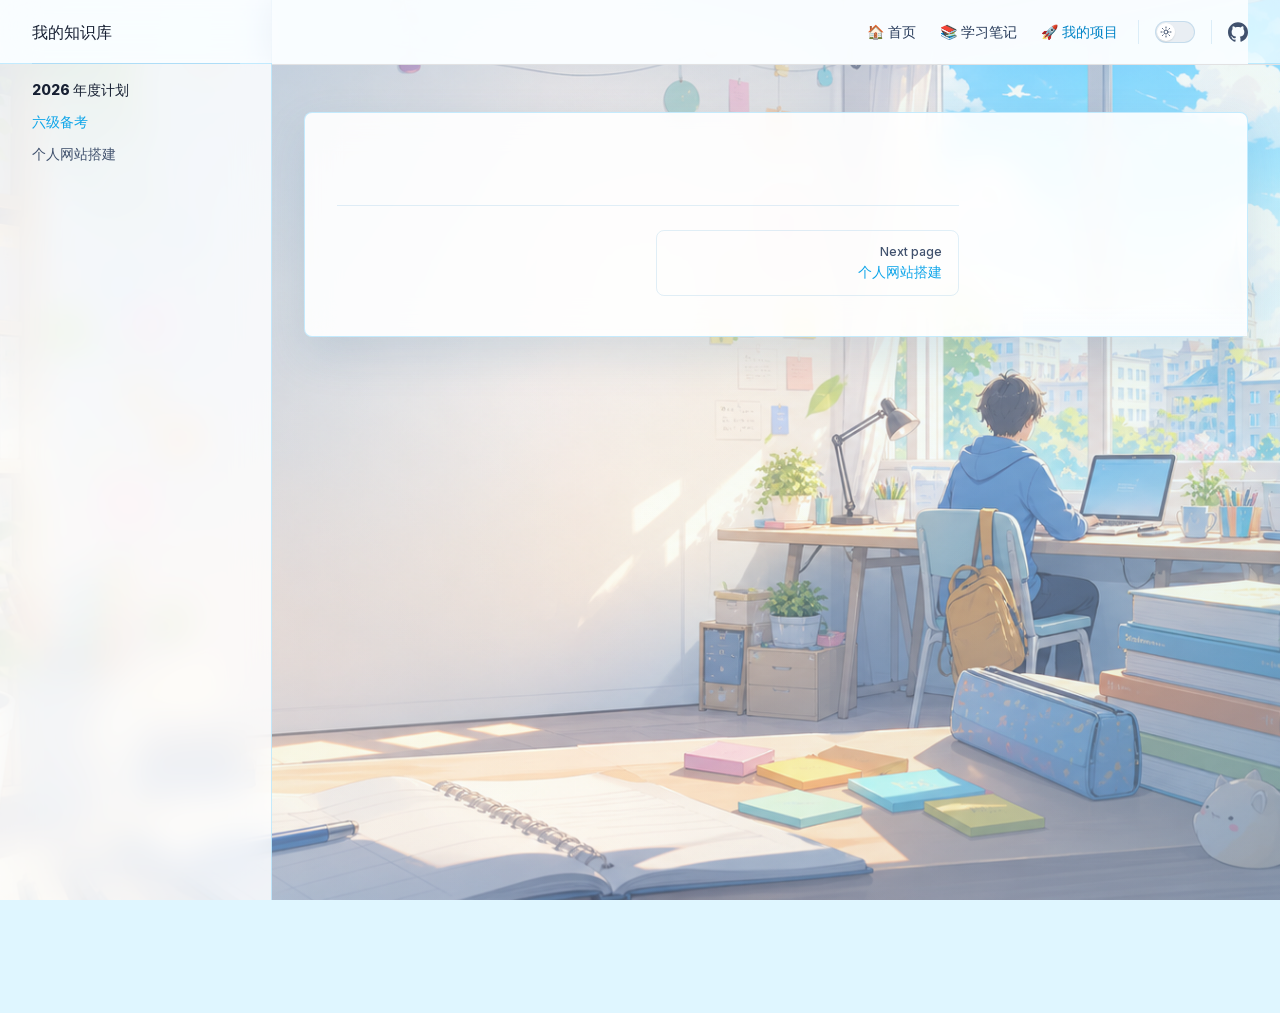
<file: projects/cet6.html>
<!DOCTYPE html>
<html lang="en-US" dir="ltr">
  <head>
    <meta charset="utf-8">
    <meta name="viewport" content="width=device-width,initial-scale=1">
    <title>我的知识库</title>
    <meta name="description" content="个人学习笔记与项目归档">
    <meta name="generator" content="VitePress v1.6.4">
    <link rel="preload stylesheet" href="/assets/style.DYzPdgnY.css" as="style">
    <link rel="preload stylesheet" href="/vp-icons.css" as="style">
    
    <script type="module" src="/assets/app.D9y8DM7D.js"></script>
    <link rel="preload" href="/assets/inter-roman-latin.Di8DUHzh.woff2" as="font" type="font/woff2" crossorigin="">
    <link rel="modulepreload" href="/assets/chunks/theme.CtlDUOqy.js">
    <link rel="modulepreload" href="/assets/chunks/framework.Dn7Y7LSn.js">
    <link rel="modulepreload" href="/assets/projects_cet6.md.CDxcS1q1.lean.js">
    <script id="check-dark-mode">(()=>{const e=localStorage.getItem("vitepress-theme-appearance")||"auto",a=window.matchMedia("(prefers-color-scheme: dark)").matches;(!e||e==="auto"?a:e==="dark")&&document.documentElement.classList.add("dark")})();</script>
    <script id="check-mac-os">document.documentElement.classList.toggle("mac",/Mac|iPhone|iPod|iPad/i.test(navigator.platform));</script>
  </head>
  <body>
    <div id="app"><div class="Layout" data-v-d8b57b2d><!--[--><!--]--><!--[--><span tabindex="-1" data-v-fcbfc0e0></span><a href="#VPContent" class="VPSkipLink visually-hidden" data-v-fcbfc0e0>Skip to content</a><!--]--><!----><header class="VPNav" data-v-d8b57b2d data-v-7ad780c2><div class="VPNavBar" data-v-7ad780c2 data-v-9fd4d1dd><div class="wrapper" data-v-9fd4d1dd><div class="container" data-v-9fd4d1dd><div class="title" data-v-9fd4d1dd><div class="VPNavBarTitle has-sidebar" data-v-9fd4d1dd data-v-9f43907a><a class="title" href="/" data-v-9f43907a><!--[--><!--]--><!----><span data-v-9f43907a>我的知识库</span><!--[--><!--]--></a></div></div><div class="content" data-v-9fd4d1dd><div class="content-body" data-v-9fd4d1dd><!--[--><!--]--><div class="VPNavBarSearch search" data-v-9fd4d1dd><!----></div><nav aria-labelledby="main-nav-aria-label" class="VPNavBarMenu menu" data-v-9fd4d1dd data-v-afb2845e><span id="main-nav-aria-label" class="visually-hidden" data-v-afb2845e> Main Navigation </span><!--[--><!--[--><a class="VPLink link VPNavBarMenuLink" href="/" tabindex="0" data-v-afb2845e data-v-815115f5><!--[--><span data-v-815115f5>🏠 首页</span><!--]--></a><!--]--><!--[--><a class="VPLink link VPNavBarMenuLink" href="/notes/fb.html" tabindex="0" data-v-afb2845e data-v-815115f5><!--[--><span data-v-815115f5>📚 学习笔记</span><!--]--></a><!--]--><!--[--><a class="VPLink link VPNavBarMenuLink active" href="/projects/cet6.html" tabindex="0" data-v-afb2845e data-v-815115f5><!--[--><span data-v-815115f5>🚀 我的项目</span><!--]--></a><!--]--><!--]--></nav><!----><div class="VPNavBarAppearance appearance" data-v-9fd4d1dd data-v-3f90c1a5><button class="VPSwitch VPSwitchAppearance" type="button" role="switch" title aria-checked="false" data-v-3f90c1a5 data-v-be9742d9 data-v-b4ccac88><span class="check" data-v-b4ccac88><span class="icon" data-v-b4ccac88><!--[--><span class="vpi-sun sun" data-v-be9742d9></span><span class="vpi-moon moon" data-v-be9742d9></span><!--]--></span></span></button></div><div class="VPSocialLinks VPNavBarSocialLinks social-links" data-v-9fd4d1dd data-v-ef6192dc data-v-e71e869c><!--[--><a class="VPSocialLink no-icon" href="https://github.com/WtqMyou" aria-label="github" target="_blank" rel="noopener" data-v-e71e869c data-v-60a9a2d3><span class="vpi-social-github"></span></a><!--]--></div><div class="VPFlyout VPNavBarExtra extra" data-v-9fd4d1dd data-v-f953d92f data-v-bfe7971f><button type="button" class="button" aria-haspopup="true" aria-expanded="false" aria-label="extra navigation" data-v-bfe7971f><span class="vpi-more-horizontal icon" data-v-bfe7971f></span></button><div class="menu" data-v-bfe7971f><div class="VPMenu" data-v-bfe7971f data-v-20ed86d6><!----><!--[--><!--[--><!----><div class="group" data-v-f953d92f><div class="item appearance" data-v-f953d92f><p class="label" data-v-f953d92f>Appearance</p><div class="appearance-action" data-v-f953d92f><button class="VPSwitch VPSwitchAppearance" type="button" role="switch" title aria-checked="false" data-v-f953d92f data-v-be9742d9 data-v-b4ccac88><span class="check" data-v-b4ccac88><span class="icon" data-v-b4ccac88><!--[--><span class="vpi-sun sun" data-v-be9742d9></span><span class="vpi-moon moon" data-v-be9742d9></span><!--]--></span></span></button></div></div></div><div class="group" data-v-f953d92f><div class="item social-links" data-v-f953d92f><div class="VPSocialLinks social-links-list" data-v-f953d92f data-v-e71e869c><!--[--><a class="VPSocialLink no-icon" href="https://github.com/WtqMyou" aria-label="github" target="_blank" rel="noopener" data-v-e71e869c data-v-60a9a2d3><span class="vpi-social-github"></span></a><!--]--></div></div></div><!--]--><!--]--></div></div></div><!--[--><!--]--><button type="button" class="VPNavBarHamburger hamburger" aria-label="mobile navigation" aria-expanded="false" aria-controls="VPNavScreen" data-v-9fd4d1dd data-v-6bee1efd><span class="container" data-v-6bee1efd><span class="top" data-v-6bee1efd></span><span class="middle" data-v-6bee1efd></span><span class="bottom" data-v-6bee1efd></span></span></button></div></div></div></div><div class="divider" data-v-9fd4d1dd><div class="divider-line" data-v-9fd4d1dd></div></div></div><!----></header><div class="VPLocalNav has-sidebar empty" data-v-d8b57b2d data-v-2488c25a><div class="container" data-v-2488c25a><button class="menu" aria-expanded="false" aria-controls="VPSidebarNav" data-v-2488c25a><span class="vpi-align-left menu-icon" data-v-2488c25a></span><span class="menu-text" data-v-2488c25a>Menu</span></button><div class="VPLocalNavOutlineDropdown" style="--vp-vh:0px;" data-v-2488c25a data-v-6b867909><button data-v-6b867909>Return to top</button><!----></div></div></div><aside class="VPSidebar" data-v-d8b57b2d data-v-42c4c606><div class="curtain" data-v-42c4c606></div><nav class="nav" id="VPSidebarNav" aria-labelledby="sidebar-aria-label" tabindex="-1" data-v-42c4c606><span class="visually-hidden" id="sidebar-aria-label" data-v-42c4c606> Sidebar Navigation </span><!--[--><!--]--><!--[--><div class="no-transition group" data-v-51288d80><section class="VPSidebarItem level-0 has-active" data-v-51288d80 data-v-0009425e><div class="item" role="button" tabindex="0" data-v-0009425e><div class="indicator" data-v-0009425e></div><h2 class="text" data-v-0009425e>2026 年度计划</h2><!----></div><div class="items" data-v-0009425e><!--[--><div class="VPSidebarItem level-1 is-link" data-v-0009425e data-v-0009425e><div class="item" data-v-0009425e><div class="indicator" data-v-0009425e></div><a class="VPLink link link" href="/projects/cet6.html" data-v-0009425e><!--[--><p class="text" data-v-0009425e>六级备考</p><!--]--></a><!----></div><!----></div><div class="VPSidebarItem level-1 is-link" data-v-0009425e data-v-0009425e><div class="item" data-v-0009425e><div class="indicator" data-v-0009425e></div><a class="VPLink link link" href="/projects/website.html" data-v-0009425e><!--[--><p class="text" data-v-0009425e>个人网站搭建</p><!--]--></a><!----></div><!----></div><!--]--></div></section></div><!--]--><!--[--><!--]--></nav></aside><div class="VPContent has-sidebar" id="VPContent" data-v-d8b57b2d data-v-9a6c75ad><div class="VPDoc has-sidebar has-aside" data-v-9a6c75ad data-v-e6f2a212><!--[--><!--]--><div class="container" data-v-e6f2a212><div class="aside" data-v-e6f2a212><div class="aside-curtain" data-v-e6f2a212></div><div class="aside-container" data-v-e6f2a212><div class="aside-content" data-v-e6f2a212><div class="VPDocAside" data-v-e6f2a212 data-v-cb998dce><!--[--><!--]--><!--[--><!--]--><nav aria-labelledby="doc-outline-aria-label" class="VPDocAsideOutline" data-v-cb998dce data-v-f610f197><div class="content" data-v-f610f197><div class="outline-marker" data-v-f610f197></div><div aria-level="2" class="outline-title" id="doc-outline-aria-label" role="heading" data-v-f610f197>On this page</div><ul class="VPDocOutlineItem root" data-v-f610f197 data-v-53c99d69><!--[--><!--]--></ul></div></nav><!--[--><!--]--><div class="spacer" data-v-cb998dce></div><!--[--><!--]--><!----><!--[--><!--]--><!--[--><!--]--></div></div></div></div><div class="content" data-v-e6f2a212><div class="content-container" data-v-e6f2a212><!--[--><!--]--><main class="main" data-v-e6f2a212><div style="position:relative;" class="vp-doc _projects_cet6" data-v-e6f2a212><div></div></div></main><footer class="VPDocFooter" data-v-e6f2a212 data-v-1bcd8184><!--[--><!--]--><!----><nav class="prev-next" aria-labelledby="doc-footer-aria-label" data-v-1bcd8184><span class="visually-hidden" id="doc-footer-aria-label" data-v-1bcd8184>Pager</span><div class="pager" data-v-1bcd8184><!----></div><div class="pager" data-v-1bcd8184><a class="VPLink link pager-link next" href="/projects/website.html" data-v-1bcd8184><!--[--><span class="desc" data-v-1bcd8184>Next page</span><span class="title" data-v-1bcd8184>个人网站搭建</span><!--]--></a></div></nav></footer><!--[--><!--]--></div></div></div><!--[--><!--]--></div></div><!----><!--[--><!--]--></div></div>
    <script>window.__VP_HASH_MAP__=JSON.parse("{\"api-examples.md\":\"B2o2jFVM\",\"index.md\":\"kT8Oog0Q\",\"markdown-examples.md\":\"D4n3IUxq\",\"notes_dgdzx.md\":\"BuL0qIr3\",\"notes_fb.md\":\"D3TNPqY_\",\"notes_gt.md\":\"BufCtqsN\",\"notes_jw.md\":\"DBf9ncIa\",\"notes_wc.md\":\"BxciZjF7\",\"notes_xy.md\":\"hBB_wuVB\",\"projects_cet6.md\":\"CDxcS1q1\",\"projects_website.md\":\"DrVk7-Pb\"}");window.__VP_SITE_DATA__=JSON.parse("{\"lang\":\"en-US\",\"dir\":\"ltr\",\"title\":\"我的知识库\",\"description\":\"个人学习笔记与项目归档\",\"base\":\"/\",\"head\":[],\"router\":{\"prefetchLinks\":true},\"appearance\":true,\"themeConfig\":{\"nav\":[{\"text\":\"🏠 首页\",\"link\":\"/\"},{\"text\":\"📚 学习笔记\",\"link\":\"/notes/fb\",\"activeMatch\":\"/notes/\"},{\"text\":\"🚀 我的项目\",\"link\":\"/projects/cet6\",\"activeMatch\":\"/projects/\"}],\"sidebar\":{\"/notes/\":[{\"text\":\"数学\",\"collapsed\":false,\"items\":[{\"text\":\"复变函数与积分变换\",\"link\":\"/notes/fb\"},{\"text\":\"概率论与数理统计\",\"link\":\"/notes/gt\"}]},{\"text\":\"外语\",\"items\":[{\"text\":\"西班牙语\",\"link\":\"/notes/xy\"}]},{\"text\":\"专业课程\",\"items\":[{\"text\":\"电工电子学\",\"link\":\"/notes/dgdzx\"},{\"text\":\"计算机网络原理\",\"link\":\"/notes/jw\"},{\"text\":\"误差理论与数据处理\",\"link\":\"/notes/wc\"}]}],\"/projects/\":[{\"text\":\"2026 年度计划\",\"items\":[{\"text\":\"六级备考\",\"link\":\"/projects/cet6\"},{\"text\":\"个人网站搭建\",\"link\":\"/projects/website\"}]}]},\"socialLinks\":[{\"icon\":\"github\",\"link\":\"https://github.com/WtqMyou\"}]},\"locales\":{},\"scrollOffset\":134,\"cleanUrls\":false}");</script>
    
  </body>
</html>
</file>
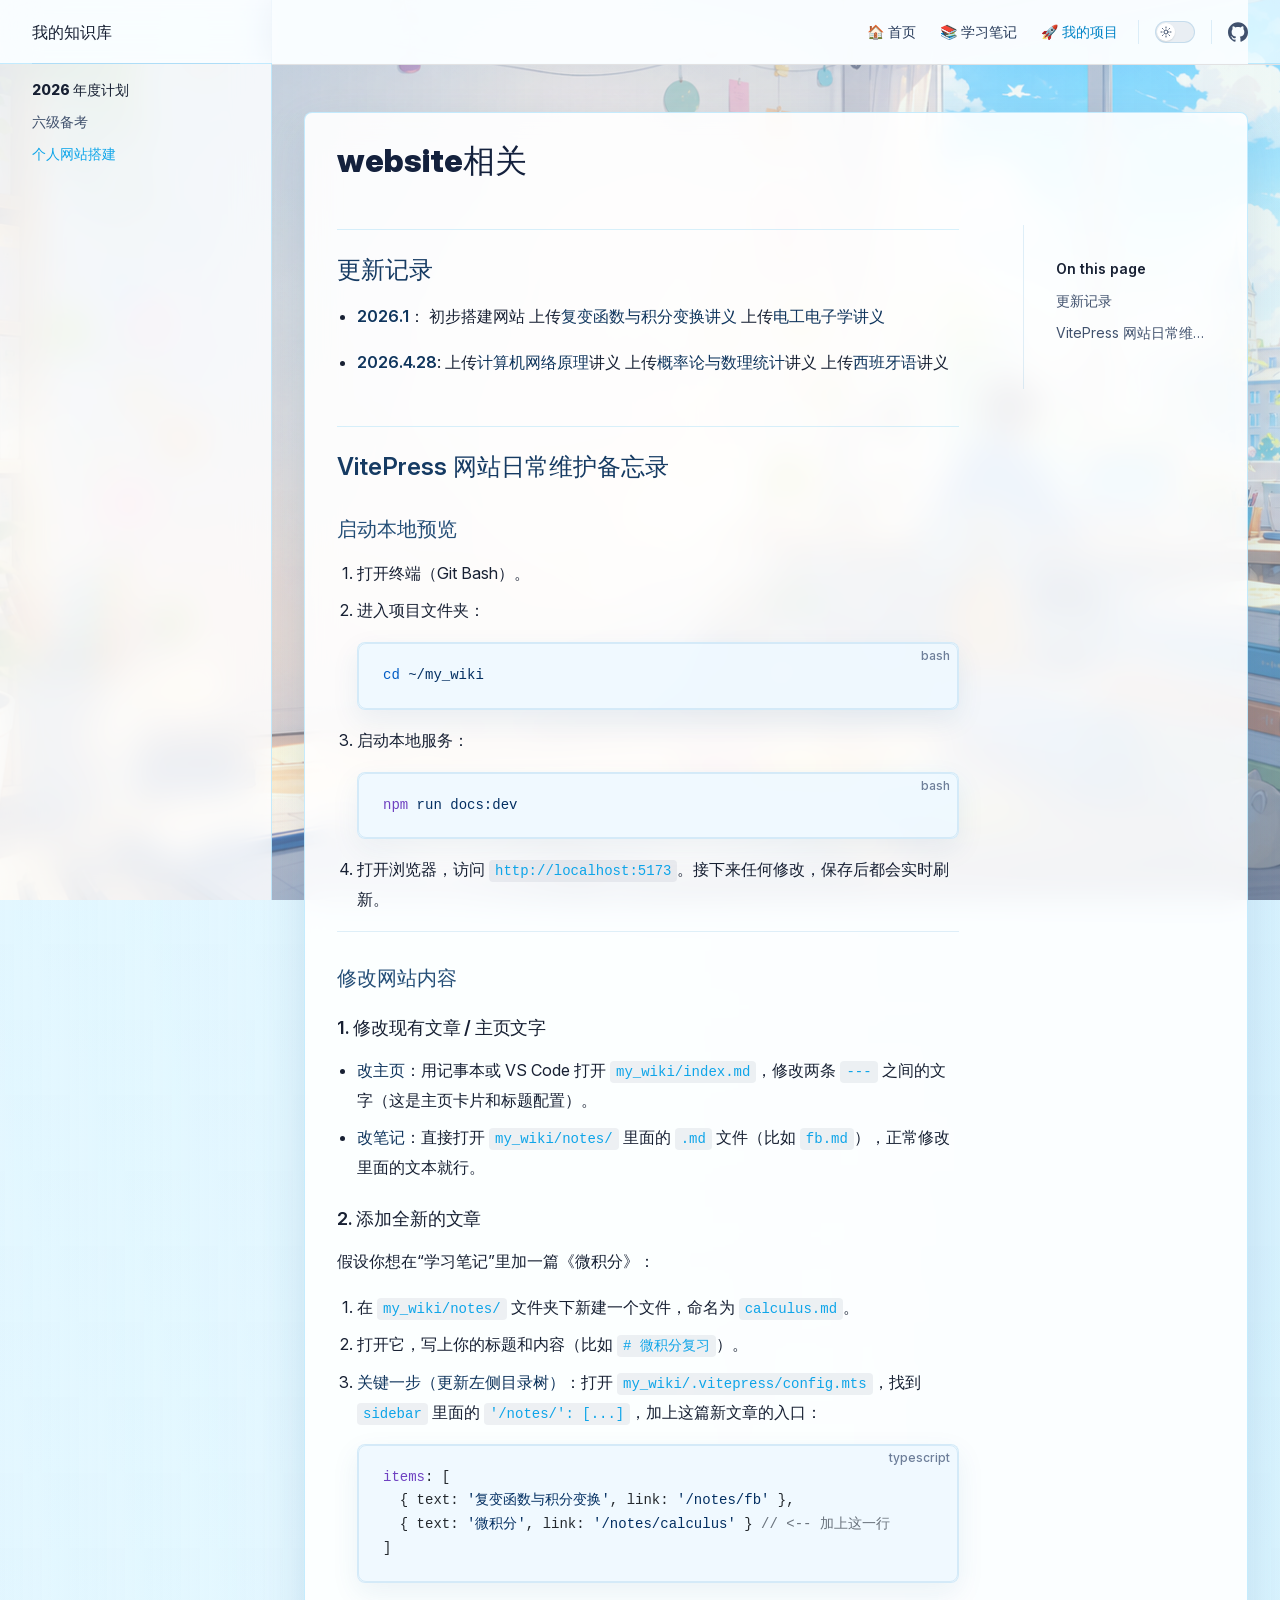
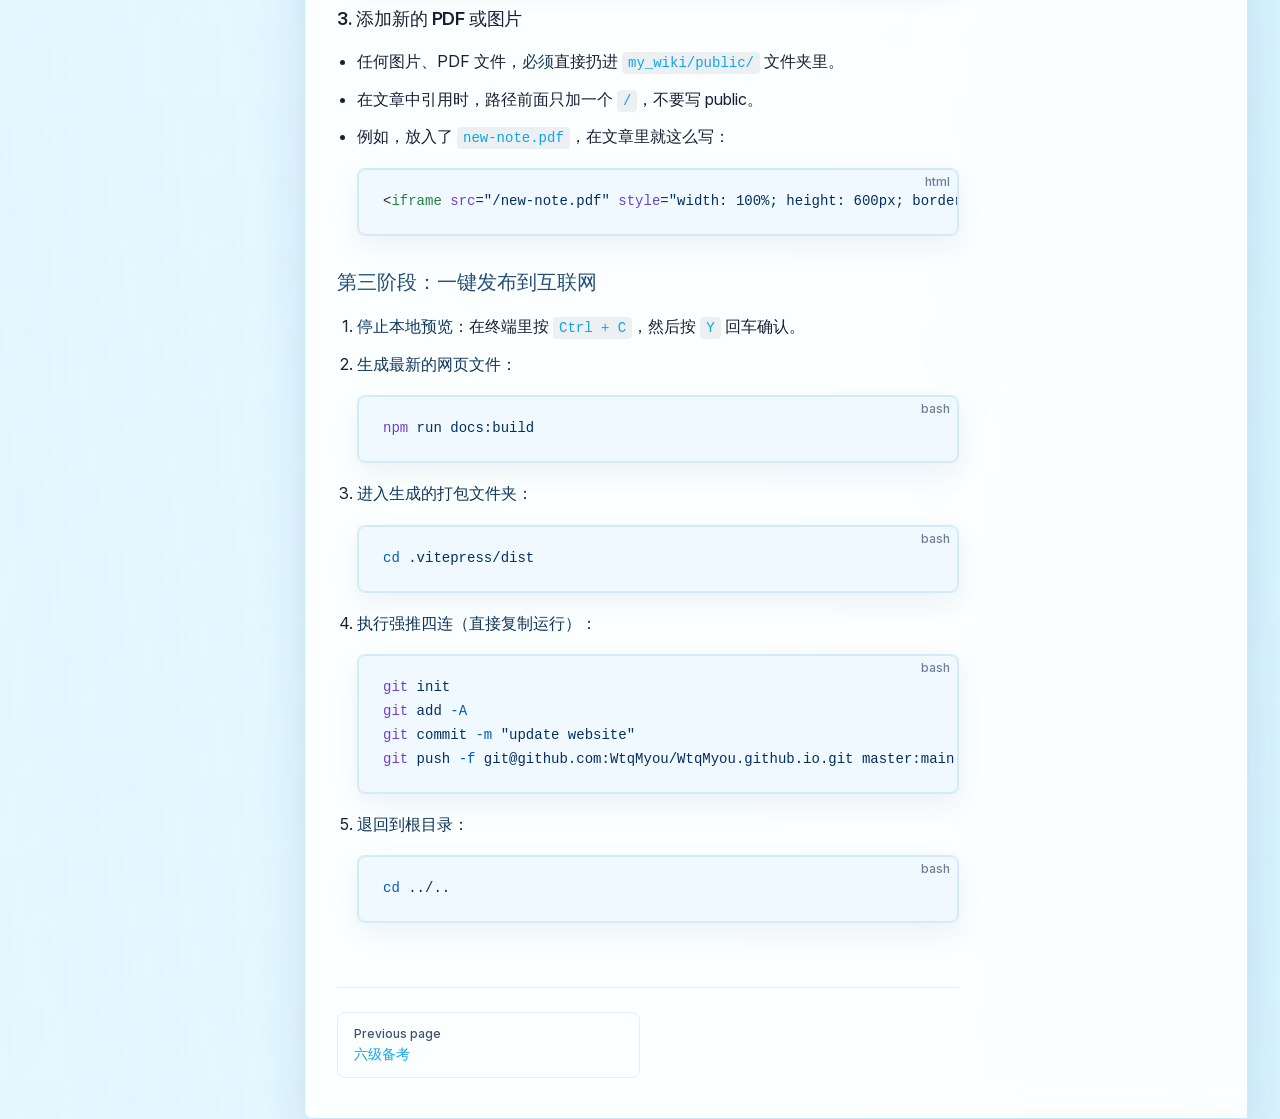
<file: projects/website.html>
<!DOCTYPE html>
<html lang="en-US" dir="ltr">
  <head>
    <meta charset="utf-8">
    <meta name="viewport" content="width=device-width,initial-scale=1">
    <title>website相关 | 我的知识库</title>
    <meta name="description" content="个人学习笔记与项目归档">
    <meta name="generator" content="VitePress v1.6.4">
    <link rel="preload stylesheet" href="/assets/style.DYzPdgnY.css" as="style">
    <link rel="preload stylesheet" href="/vp-icons.css" as="style">
    
    <script type="module" src="/assets/app.D9y8DM7D.js"></script>
    <link rel="preload" href="/assets/inter-roman-latin.Di8DUHzh.woff2" as="font" type="font/woff2" crossorigin="">
    <link rel="modulepreload" href="/assets/chunks/theme.CtlDUOqy.js">
    <link rel="modulepreload" href="/assets/chunks/framework.Dn7Y7LSn.js">
    <link rel="modulepreload" href="/assets/projects_website.md.DrVk7-Pb.lean.js">
    <script id="check-dark-mode">(()=>{const e=localStorage.getItem("vitepress-theme-appearance")||"auto",a=window.matchMedia("(prefers-color-scheme: dark)").matches;(!e||e==="auto"?a:e==="dark")&&document.documentElement.classList.add("dark")})();</script>
    <script id="check-mac-os">document.documentElement.classList.toggle("mac",/Mac|iPhone|iPod|iPad/i.test(navigator.platform));</script>
  </head>
  <body>
    <div id="app"><div class="Layout" data-v-d8b57b2d><!--[--><!--]--><!--[--><span tabindex="-1" data-v-fcbfc0e0></span><a href="#VPContent" class="VPSkipLink visually-hidden" data-v-fcbfc0e0>Skip to content</a><!--]--><!----><header class="VPNav" data-v-d8b57b2d data-v-7ad780c2><div class="VPNavBar" data-v-7ad780c2 data-v-9fd4d1dd><div class="wrapper" data-v-9fd4d1dd><div class="container" data-v-9fd4d1dd><div class="title" data-v-9fd4d1dd><div class="VPNavBarTitle has-sidebar" data-v-9fd4d1dd data-v-9f43907a><a class="title" href="/" data-v-9f43907a><!--[--><!--]--><!----><span data-v-9f43907a>我的知识库</span><!--[--><!--]--></a></div></div><div class="content" data-v-9fd4d1dd><div class="content-body" data-v-9fd4d1dd><!--[--><!--]--><div class="VPNavBarSearch search" data-v-9fd4d1dd><!----></div><nav aria-labelledby="main-nav-aria-label" class="VPNavBarMenu menu" data-v-9fd4d1dd data-v-afb2845e><span id="main-nav-aria-label" class="visually-hidden" data-v-afb2845e> Main Navigation </span><!--[--><!--[--><a class="VPLink link VPNavBarMenuLink" href="/" tabindex="0" data-v-afb2845e data-v-815115f5><!--[--><span data-v-815115f5>🏠 首页</span><!--]--></a><!--]--><!--[--><a class="VPLink link VPNavBarMenuLink" href="/notes/fb.html" tabindex="0" data-v-afb2845e data-v-815115f5><!--[--><span data-v-815115f5>📚 学习笔记</span><!--]--></a><!--]--><!--[--><a class="VPLink link VPNavBarMenuLink active" href="/projects/cet6.html" tabindex="0" data-v-afb2845e data-v-815115f5><!--[--><span data-v-815115f5>🚀 我的项目</span><!--]--></a><!--]--><!--]--></nav><!----><div class="VPNavBarAppearance appearance" data-v-9fd4d1dd data-v-3f90c1a5><button class="VPSwitch VPSwitchAppearance" type="button" role="switch" title aria-checked="false" data-v-3f90c1a5 data-v-be9742d9 data-v-b4ccac88><span class="check" data-v-b4ccac88><span class="icon" data-v-b4ccac88><!--[--><span class="vpi-sun sun" data-v-be9742d9></span><span class="vpi-moon moon" data-v-be9742d9></span><!--]--></span></span></button></div><div class="VPSocialLinks VPNavBarSocialLinks social-links" data-v-9fd4d1dd data-v-ef6192dc data-v-e71e869c><!--[--><a class="VPSocialLink no-icon" href="https://github.com/WtqMyou" aria-label="github" target="_blank" rel="noopener" data-v-e71e869c data-v-60a9a2d3><span class="vpi-social-github"></span></a><!--]--></div><div class="VPFlyout VPNavBarExtra extra" data-v-9fd4d1dd data-v-f953d92f data-v-bfe7971f><button type="button" class="button" aria-haspopup="true" aria-expanded="false" aria-label="extra navigation" data-v-bfe7971f><span class="vpi-more-horizontal icon" data-v-bfe7971f></span></button><div class="menu" data-v-bfe7971f><div class="VPMenu" data-v-bfe7971f data-v-20ed86d6><!----><!--[--><!--[--><!----><div class="group" data-v-f953d92f><div class="item appearance" data-v-f953d92f><p class="label" data-v-f953d92f>Appearance</p><div class="appearance-action" data-v-f953d92f><button class="VPSwitch VPSwitchAppearance" type="button" role="switch" title aria-checked="false" data-v-f953d92f data-v-be9742d9 data-v-b4ccac88><span class="check" data-v-b4ccac88><span class="icon" data-v-b4ccac88><!--[--><span class="vpi-sun sun" data-v-be9742d9></span><span class="vpi-moon moon" data-v-be9742d9></span><!--]--></span></span></button></div></div></div><div class="group" data-v-f953d92f><div class="item social-links" data-v-f953d92f><div class="VPSocialLinks social-links-list" data-v-f953d92f data-v-e71e869c><!--[--><a class="VPSocialLink no-icon" href="https://github.com/WtqMyou" aria-label="github" target="_blank" rel="noopener" data-v-e71e869c data-v-60a9a2d3><span class="vpi-social-github"></span></a><!--]--></div></div></div><!--]--><!--]--></div></div></div><!--[--><!--]--><button type="button" class="VPNavBarHamburger hamburger" aria-label="mobile navigation" aria-expanded="false" aria-controls="VPNavScreen" data-v-9fd4d1dd data-v-6bee1efd><span class="container" data-v-6bee1efd><span class="top" data-v-6bee1efd></span><span class="middle" data-v-6bee1efd></span><span class="bottom" data-v-6bee1efd></span></span></button></div></div></div></div><div class="divider" data-v-9fd4d1dd><div class="divider-line" data-v-9fd4d1dd></div></div></div><!----></header><div class="VPLocalNav has-sidebar empty" data-v-d8b57b2d data-v-2488c25a><div class="container" data-v-2488c25a><button class="menu" aria-expanded="false" aria-controls="VPSidebarNav" data-v-2488c25a><span class="vpi-align-left menu-icon" data-v-2488c25a></span><span class="menu-text" data-v-2488c25a>Menu</span></button><div class="VPLocalNavOutlineDropdown" style="--vp-vh:0px;" data-v-2488c25a data-v-6b867909><button data-v-6b867909>Return to top</button><!----></div></div></div><aside class="VPSidebar" data-v-d8b57b2d data-v-42c4c606><div class="curtain" data-v-42c4c606></div><nav class="nav" id="VPSidebarNav" aria-labelledby="sidebar-aria-label" tabindex="-1" data-v-42c4c606><span class="visually-hidden" id="sidebar-aria-label" data-v-42c4c606> Sidebar Navigation </span><!--[--><!--]--><!--[--><div class="no-transition group" data-v-51288d80><section class="VPSidebarItem level-0 has-active" data-v-51288d80 data-v-0009425e><div class="item" role="button" tabindex="0" data-v-0009425e><div class="indicator" data-v-0009425e></div><h2 class="text" data-v-0009425e>2026 年度计划</h2><!----></div><div class="items" data-v-0009425e><!--[--><div class="VPSidebarItem level-1 is-link" data-v-0009425e data-v-0009425e><div class="item" data-v-0009425e><div class="indicator" data-v-0009425e></div><a class="VPLink link link" href="/projects/cet6.html" data-v-0009425e><!--[--><p class="text" data-v-0009425e>六级备考</p><!--]--></a><!----></div><!----></div><div class="VPSidebarItem level-1 is-link" data-v-0009425e data-v-0009425e><div class="item" data-v-0009425e><div class="indicator" data-v-0009425e></div><a class="VPLink link link" href="/projects/website.html" data-v-0009425e><!--[--><p class="text" data-v-0009425e>个人网站搭建</p><!--]--></a><!----></div><!----></div><!--]--></div></section></div><!--]--><!--[--><!--]--></nav></aside><div class="VPContent has-sidebar" id="VPContent" data-v-d8b57b2d data-v-9a6c75ad><div class="VPDoc has-sidebar has-aside" data-v-9a6c75ad data-v-e6f2a212><!--[--><!--]--><div class="container" data-v-e6f2a212><div class="aside" data-v-e6f2a212><div class="aside-curtain" data-v-e6f2a212></div><div class="aside-container" data-v-e6f2a212><div class="aside-content" data-v-e6f2a212><div class="VPDocAside" data-v-e6f2a212 data-v-cb998dce><!--[--><!--]--><!--[--><!--]--><nav aria-labelledby="doc-outline-aria-label" class="VPDocAsideOutline" data-v-cb998dce data-v-f610f197><div class="content" data-v-f610f197><div class="outline-marker" data-v-f610f197></div><div aria-level="2" class="outline-title" id="doc-outline-aria-label" role="heading" data-v-f610f197>On this page</div><ul class="VPDocOutlineItem root" data-v-f610f197 data-v-53c99d69><!--[--><!--]--></ul></div></nav><!--[--><!--]--><div class="spacer" data-v-cb998dce></div><!--[--><!--]--><!----><!--[--><!--]--><!--[--><!--]--></div></div></div></div><div class="content" data-v-e6f2a212><div class="content-container" data-v-e6f2a212><!--[--><!--]--><main class="main" data-v-e6f2a212><div style="position:relative;" class="vp-doc _projects_website" data-v-e6f2a212><div><h1 id="website相关" tabindex="-1">website相关 <a class="header-anchor" href="#website相关" aria-label="Permalink to &quot;website相关&quot;">​</a></h1><h2 id="更新记录" tabindex="-1">更新记录 <a class="header-anchor" href="#更新记录" aria-label="Permalink to &quot;更新记录&quot;">​</a></h2><ul><li><p><strong>2026.1</strong>： 初步搭建网站 上传<strong>复变函数与积分变换讲义</strong> 上传<strong>电工电子学讲义</strong></p></li><li><p><strong>2026.4.28</strong>: 上传<strong>计算机网络原理</strong>讲义 上传<strong>概率论与数理统计</strong>讲义 上传<strong>西班牙语</strong>讲义</p></li></ul><h2 id="vitepress-网站日常维护备忘录" tabindex="-1">VitePress 网站日常维护备忘录 <a class="header-anchor" href="#vitepress-网站日常维护备忘录" aria-label="Permalink to &quot;VitePress 网站日常维护备忘录&quot;">​</a></h2><h3 id="启动本地预览" tabindex="-1">启动本地预览 <a class="header-anchor" href="#启动本地预览" aria-label="Permalink to &quot;启动本地预览&quot;">​</a></h3><ol><li>打开终端（Git Bash）。</li><li>进入项目文件夹：<div class="language-bash vp-adaptive-theme"><button title="Copy Code" class="copy"></button><span class="lang">bash</span><pre class="shiki shiki-themes github-light github-dark vp-code" tabindex="0"><code><span class="line"><span style="--shiki-light:#005CC5;--shiki-dark:#79B8FF;">cd</span><span style="--shiki-light:#032F62;--shiki-dark:#9ECBFF;"> ~/my_wiki</span></span></code></pre></div></li><li>启动本地服务：<div class="language-bash vp-adaptive-theme"><button title="Copy Code" class="copy"></button><span class="lang">bash</span><pre class="shiki shiki-themes github-light github-dark vp-code" tabindex="0"><code><span class="line"><span style="--shiki-light:#6F42C1;--shiki-dark:#B392F0;">npm</span><span style="--shiki-light:#032F62;--shiki-dark:#9ECBFF;"> run</span><span style="--shiki-light:#032F62;--shiki-dark:#9ECBFF;"> docs:dev</span></span></code></pre></div></li><li>打开浏览器，访问 <code>http://localhost:5173</code>。接下来任何修改，保存后都会实时刷新。</li></ol><hr><h3 id="修改网站内容" tabindex="-1">修改网站内容 <a class="header-anchor" href="#修改网站内容" aria-label="Permalink to &quot;修改网站内容&quot;">​</a></h3><h4 id="_1-修改现有文章-主页文字" tabindex="-1">1. 修改现有文章 / 主页文字 <a class="header-anchor" href="#_1-修改现有文章-主页文字" aria-label="Permalink to &quot;1. 修改现有文章 / 主页文字&quot;">​</a></h4><ul><li><strong>改主页</strong>：用记事本或 VS Code 打开 <code>my_wiki/index.md</code>，修改两条 <code>---</code> 之间的文字（这是主页卡片和标题配置）。</li><li><strong>改笔记</strong>：直接打开 <code>my_wiki/notes/</code> 里面的 <code>.md</code> 文件（比如 <code>fb.md</code>），正常修改里面的文本就行。</li></ul><h4 id="_2-添加全新的文章" tabindex="-1">2. 添加全新的文章 <a class="header-anchor" href="#_2-添加全新的文章" aria-label="Permalink to &quot;2. 添加全新的文章&quot;">​</a></h4><p>假设你想在“学习笔记”里加一篇《微积分》：</p><ol><li>在 <code>my_wiki/notes/</code> 文件夹下新建一个文件，命名为 <code>calculus.md</code>。</li><li>打开它，写上你的标题和内容（比如 <code># 微积分复习</code>）。</li><li><strong>关键一步（更新左侧目录树）</strong>：打开 <code>my_wiki/.vitepress/config.mts</code>，找到 <code>sidebar</code> 里面的 <code>&#39;/notes/&#39;: [...]</code>，加上这篇新文章的入口：<div class="language-typescript vp-adaptive-theme"><button title="Copy Code" class="copy"></button><span class="lang">typescript</span><pre class="shiki shiki-themes github-light github-dark vp-code" tabindex="0"><code><span class="line"><span style="--shiki-light:#6F42C1;--shiki-dark:#B392F0;">items</span><span style="--shiki-light:#24292E;--shiki-dark:#E1E4E8;">: [</span></span>
<span class="line"><span style="--shiki-light:#24292E;--shiki-dark:#E1E4E8;">  { text: </span><span style="--shiki-light:#032F62;--shiki-dark:#9ECBFF;">&#39;复变函数与积分变换&#39;</span><span style="--shiki-light:#24292E;--shiki-dark:#E1E4E8;">, link: </span><span style="--shiki-light:#032F62;--shiki-dark:#9ECBFF;">&#39;/notes/fb&#39;</span><span style="--shiki-light:#24292E;--shiki-dark:#E1E4E8;"> },</span></span>
<span class="line"><span style="--shiki-light:#24292E;--shiki-dark:#E1E4E8;">  { text: </span><span style="--shiki-light:#032F62;--shiki-dark:#9ECBFF;">&#39;微积分&#39;</span><span style="--shiki-light:#24292E;--shiki-dark:#E1E4E8;">, link: </span><span style="--shiki-light:#032F62;--shiki-dark:#9ECBFF;">&#39;/notes/calculus&#39;</span><span style="--shiki-light:#24292E;--shiki-dark:#E1E4E8;"> } </span><span style="--shiki-light:#6A737D;--shiki-dark:#6A737D;">// &lt;-- 加上这一行</span></span>
<span class="line"><span style="--shiki-light:#24292E;--shiki-dark:#E1E4E8;">]</span></span></code></pre></div></li></ol><h4 id="_3-添加新的-pdf-或图片" tabindex="-1">3. 添加新的 PDF 或图片 <a class="header-anchor" href="#_3-添加新的-pdf-或图片" aria-label="Permalink to &quot;3. 添加新的 PDF 或图片&quot;">​</a></h4><ul><li>任何图片、PDF 文件，<strong>必须</strong>直接扔进 <code>my_wiki/public/</code> 文件夹里。</li><li>在文章中引用时，路径前面只加一个 <code>/</code>，不要写 public。</li><li>例如，放入了 <code>new-note.pdf</code>，在文章里就这么写：<div class="language-html vp-adaptive-theme"><button title="Copy Code" class="copy"></button><span class="lang">html</span><pre class="shiki shiki-themes github-light github-dark vp-code" tabindex="0"><code><span class="line"><span style="--shiki-light:#24292E;--shiki-dark:#E1E4E8;">&lt;</span><span style="--shiki-light:#22863A;--shiki-dark:#85E89D;">iframe</span><span style="--shiki-light:#6F42C1;--shiki-dark:#B392F0;"> src</span><span style="--shiki-light:#24292E;--shiki-dark:#E1E4E8;">=</span><span style="--shiki-light:#032F62;--shiki-dark:#9ECBFF;">&quot;/new-note.pdf&quot;</span><span style="--shiki-light:#6F42C1;--shiki-dark:#B392F0;"> style</span><span style="--shiki-light:#24292E;--shiki-dark:#E1E4E8;">=</span><span style="--shiki-light:#032F62;--shiki-dark:#9ECBFF;">&quot;width: 100%; height: 600px; border: none;&quot;</span><span style="--shiki-light:#24292E;--shiki-dark:#E1E4E8;">&gt;&lt;/</span><span style="--shiki-light:#22863A;--shiki-dark:#85E89D;">iframe</span><span style="--shiki-light:#24292E;--shiki-dark:#E1E4E8;">&gt;</span></span></code></pre></div></li></ul><h3 id="第三阶段-一键发布到互联网" tabindex="-1">第三阶段：一键发布到互联网 <a class="header-anchor" href="#第三阶段-一键发布到互联网" aria-label="Permalink to &quot;第三阶段：一键发布到互联网&quot;">​</a></h3><ol><li><strong>停止本地预览</strong>：在终端里按 <code>Ctrl + C</code>，然后按 <code>Y</code> 回车确认。</li><li><strong>生成最新的网页文件</strong>：<div class="language-bash vp-adaptive-theme"><button title="Copy Code" class="copy"></button><span class="lang">bash</span><pre class="shiki shiki-themes github-light github-dark vp-code" tabindex="0"><code><span class="line"><span style="--shiki-light:#6F42C1;--shiki-dark:#B392F0;">npm</span><span style="--shiki-light:#032F62;--shiki-dark:#9ECBFF;"> run</span><span style="--shiki-light:#032F62;--shiki-dark:#9ECBFF;"> docs:build</span></span></code></pre></div></li><li><strong>进入生成的打包文件夹</strong>：<div class="language-bash vp-adaptive-theme"><button title="Copy Code" class="copy"></button><span class="lang">bash</span><pre class="shiki shiki-themes github-light github-dark vp-code" tabindex="0"><code><span class="line"><span style="--shiki-light:#005CC5;--shiki-dark:#79B8FF;">cd</span><span style="--shiki-light:#032F62;--shiki-dark:#9ECBFF;"> .vitepress/dist</span></span></code></pre></div></li><li><strong>执行强推四连（直接复制运行）</strong>：<div class="language-bash vp-adaptive-theme"><button title="Copy Code" class="copy"></button><span class="lang">bash</span><pre class="shiki shiki-themes github-light github-dark vp-code" tabindex="0"><code><span class="line"><span style="--shiki-light:#6F42C1;--shiki-dark:#B392F0;">git</span><span style="--shiki-light:#032F62;--shiki-dark:#9ECBFF;"> init</span></span>
<span class="line"><span style="--shiki-light:#6F42C1;--shiki-dark:#B392F0;">git</span><span style="--shiki-light:#032F62;--shiki-dark:#9ECBFF;"> add</span><span style="--shiki-light:#005CC5;--shiki-dark:#79B8FF;"> -A</span></span>
<span class="line"><span style="--shiki-light:#6F42C1;--shiki-dark:#B392F0;">git</span><span style="--shiki-light:#032F62;--shiki-dark:#9ECBFF;"> commit</span><span style="--shiki-light:#005CC5;--shiki-dark:#79B8FF;"> -m</span><span style="--shiki-light:#032F62;--shiki-dark:#9ECBFF;"> &quot;update website&quot;</span></span>
<span class="line"><span style="--shiki-light:#6F42C1;--shiki-dark:#B392F0;">git</span><span style="--shiki-light:#032F62;--shiki-dark:#9ECBFF;"> push</span><span style="--shiki-light:#005CC5;--shiki-dark:#79B8FF;"> -f</span><span style="--shiki-light:#032F62;--shiki-dark:#9ECBFF;"> git@github.com:WtqMyou/WtqMyou.github.io.git</span><span style="--shiki-light:#032F62;--shiki-dark:#9ECBFF;"> master:main</span></span></code></pre></div></li><li><strong>退回到根目录</strong>：<div class="language-bash vp-adaptive-theme"><button title="Copy Code" class="copy"></button><span class="lang">bash</span><pre class="shiki shiki-themes github-light github-dark vp-code" tabindex="0"><code><span class="line"><span style="--shiki-light:#005CC5;--shiki-dark:#79B8FF;">cd</span><span style="--shiki-light:#032F62;--shiki-dark:#9ECBFF;"> ../..</span></span></code></pre></div></li></ol></div></div></main><footer class="VPDocFooter" data-v-e6f2a212 data-v-1bcd8184><!--[--><!--]--><!----><nav class="prev-next" aria-labelledby="doc-footer-aria-label" data-v-1bcd8184><span class="visually-hidden" id="doc-footer-aria-label" data-v-1bcd8184>Pager</span><div class="pager" data-v-1bcd8184><a class="VPLink link pager-link prev" href="/projects/cet6.html" data-v-1bcd8184><!--[--><span class="desc" data-v-1bcd8184>Previous page</span><span class="title" data-v-1bcd8184>六级备考</span><!--]--></a></div><div class="pager" data-v-1bcd8184><!----></div></nav></footer><!--[--><!--]--></div></div></div><!--[--><!--]--></div></div><!----><!--[--><!--]--></div></div>
    <script>window.__VP_HASH_MAP__=JSON.parse("{\"api-examples.md\":\"B2o2jFVM\",\"index.md\":\"kT8Oog0Q\",\"markdown-examples.md\":\"D4n3IUxq\",\"notes_dgdzx.md\":\"BuL0qIr3\",\"notes_fb.md\":\"D3TNPqY_\",\"notes_gt.md\":\"BufCtqsN\",\"notes_jw.md\":\"DBf9ncIa\",\"notes_wc.md\":\"BxciZjF7\",\"notes_xy.md\":\"hBB_wuVB\",\"projects_cet6.md\":\"CDxcS1q1\",\"projects_website.md\":\"DrVk7-Pb\"}");window.__VP_SITE_DATA__=JSON.parse("{\"lang\":\"en-US\",\"dir\":\"ltr\",\"title\":\"我的知识库\",\"description\":\"个人学习笔记与项目归档\",\"base\":\"/\",\"head\":[],\"router\":{\"prefetchLinks\":true},\"appearance\":true,\"themeConfig\":{\"nav\":[{\"text\":\"🏠 首页\",\"link\":\"/\"},{\"text\":\"📚 学习笔记\",\"link\":\"/notes/fb\",\"activeMatch\":\"/notes/\"},{\"text\":\"🚀 我的项目\",\"link\":\"/projects/cet6\",\"activeMatch\":\"/projects/\"}],\"sidebar\":{\"/notes/\":[{\"text\":\"数学\",\"collapsed\":false,\"items\":[{\"text\":\"复变函数与积分变换\",\"link\":\"/notes/fb\"},{\"text\":\"概率论与数理统计\",\"link\":\"/notes/gt\"}]},{\"text\":\"外语\",\"items\":[{\"text\":\"西班牙语\",\"link\":\"/notes/xy\"}]},{\"text\":\"专业课程\",\"items\":[{\"text\":\"电工电子学\",\"link\":\"/notes/dgdzx\"},{\"text\":\"计算机网络原理\",\"link\":\"/notes/jw\"},{\"text\":\"误差理论与数据处理\",\"link\":\"/notes/wc\"}]}],\"/projects/\":[{\"text\":\"2026 年度计划\",\"items\":[{\"text\":\"六级备考\",\"link\":\"/projects/cet6\"},{\"text\":\"个人网站搭建\",\"link\":\"/projects/website\"}]}]},\"socialLinks\":[{\"icon\":\"github\",\"link\":\"https://github.com/WtqMyou\"}]},\"locales\":{},\"scrollOffset\":134,\"cleanUrls\":false}");</script>
    
  </body>
</html>
</file>
<file: assets/style.DYzPdgnY.css>
@font-face{font-family:Inter;font-style:normal;font-weight:100 900;font-display:swap;src:url(/assets/inter-roman-cyrillic-ext.BBPuwvHQ.woff2) format("woff2");unicode-range:U+0460-052F,U+1C80-1C88,U+20B4,U+2DE0-2DFF,U+A640-A69F,U+FE2E-FE2F}@font-face{font-family:Inter;font-style:normal;font-weight:100 900;font-display:swap;src:url(/assets/inter-roman-cyrillic.C5lxZ8CY.woff2) format("woff2");unicode-range:U+0301,U+0400-045F,U+0490-0491,U+04B0-04B1,U+2116}@font-face{font-family:Inter;font-style:normal;font-weight:100 900;font-display:swap;src:url(/assets/inter-roman-greek-ext.CqjqNYQ-.woff2) format("woff2");unicode-range:U+1F00-1FFF}@font-face{font-family:Inter;font-style:normal;font-weight:100 900;font-display:swap;src:url(/assets/inter-roman-greek.BBVDIX6e.woff2) format("woff2");unicode-range:U+0370-0377,U+037A-037F,U+0384-038A,U+038C,U+038E-03A1,U+03A3-03FF}@font-face{font-family:Inter;font-style:normal;font-weight:100 900;font-display:swap;src:url(/assets/inter-roman-vietnamese.BjW4sHH5.woff2) format("woff2");unicode-range:U+0102-0103,U+0110-0111,U+0128-0129,U+0168-0169,U+01A0-01A1,U+01AF-01B0,U+0300-0301,U+0303-0304,U+0308-0309,U+0323,U+0329,U+1EA0-1EF9,U+20AB}@font-face{font-family:Inter;font-style:normal;font-weight:100 900;font-display:swap;src:url(/assets/inter-roman-latin-ext.4ZJIpNVo.woff2) format("woff2");unicode-range:U+0100-02AF,U+0304,U+0308,U+0329,U+1E00-1E9F,U+1EF2-1EFF,U+2020,U+20A0-20AB,U+20AD-20C0,U+2113,U+2C60-2C7F,U+A720-A7FF}@font-face{font-family:Inter;font-style:normal;font-weight:100 900;font-display:swap;src:url(/assets/inter-roman-latin.Di8DUHzh.woff2) format("woff2");unicode-range:U+0000-00FF,U+0131,U+0152-0153,U+02BB-02BC,U+02C6,U+02DA,U+02DC,U+0304,U+0308,U+0329,U+2000-206F,U+2074,U+20AC,U+2122,U+2191,U+2193,U+2212,U+2215,U+FEFF,U+FFFD}@font-face{font-family:Inter;font-style:italic;font-weight:100 900;font-display:swap;src:url(/assets/inter-italic-cyrillic-ext.r48I6akx.woff2) format("woff2");unicode-range:U+0460-052F,U+1C80-1C88,U+20B4,U+2DE0-2DFF,U+A640-A69F,U+FE2E-FE2F}@font-face{font-family:Inter;font-style:italic;font-weight:100 900;font-display:swap;src:url(/assets/inter-italic-cyrillic.By2_1cv3.woff2) format("woff2");unicode-range:U+0301,U+0400-045F,U+0490-0491,U+04B0-04B1,U+2116}@font-face{font-family:Inter;font-style:italic;font-weight:100 900;font-display:swap;src:url(/assets/inter-italic-greek-ext.1u6EdAuj.woff2) format("woff2");unicode-range:U+1F00-1FFF}@font-face{font-family:Inter;font-style:italic;font-weight:100 900;font-display:swap;src:url(/assets/inter-italic-greek.DJ8dCoTZ.woff2) format("woff2");unicode-range:U+0370-0377,U+037A-037F,U+0384-038A,U+038C,U+038E-03A1,U+03A3-03FF}@font-face{font-family:Inter;font-style:italic;font-weight:100 900;font-display:swap;src:url(/assets/inter-italic-vietnamese.BSbpV94h.woff2) format("woff2");unicode-range:U+0102-0103,U+0110-0111,U+0128-0129,U+0168-0169,U+01A0-01A1,U+01AF-01B0,U+0300-0301,U+0303-0304,U+0308-0309,U+0323,U+0329,U+1EA0-1EF9,U+20AB}@font-face{font-family:Inter;font-style:italic;font-weight:100 900;font-display:swap;src:url(/assets/inter-italic-latin-ext.CN1xVJS-.woff2) format("woff2");unicode-range:U+0100-02AF,U+0304,U+0308,U+0329,U+1E00-1E9F,U+1EF2-1EFF,U+2020,U+20A0-20AB,U+20AD-20C0,U+2113,U+2C60-2C7F,U+A720-A7FF}@font-face{font-family:Inter;font-style:italic;font-weight:100 900;font-display:swap;src:url(/assets/inter-italic-latin.C2AdPX0b.woff2) format("woff2");unicode-range:U+0000-00FF,U+0131,U+0152-0153,U+02BB-02BC,U+02C6,U+02DA,U+02DC,U+0304,U+0308,U+0329,U+2000-206F,U+2074,U+20AC,U+2122,U+2191,U+2193,U+2212,U+2215,U+FEFF,U+FFFD}@font-face{font-family:Punctuation SC;font-weight:400;src:local("PingFang SC Regular"),local("Noto Sans CJK SC"),local("Microsoft YaHei");unicode-range:U+201C,U+201D,U+2018,U+2019,U+2E3A,U+2014,U+2013,U+2026,U+00B7,U+007E,U+002F}@font-face{font-family:Punctuation SC;font-weight:500;src:local("PingFang SC Medium"),local("Noto Sans CJK SC"),local("Microsoft YaHei");unicode-range:U+201C,U+201D,U+2018,U+2019,U+2E3A,U+2014,U+2013,U+2026,U+00B7,U+007E,U+002F}@font-face{font-family:Punctuation SC;font-weight:600;src:local("PingFang SC Semibold"),local("Noto Sans CJK SC Bold"),local("Microsoft YaHei Bold");unicode-range:U+201C,U+201D,U+2018,U+2019,U+2E3A,U+2014,U+2013,U+2026,U+00B7,U+007E,U+002F}@font-face{font-family:Punctuation SC;font-weight:700;src:local("PingFang SC Semibold"),local("Noto Sans CJK SC Bold"),local("Microsoft YaHei Bold");unicode-range:U+201C,U+201D,U+2018,U+2019,U+2E3A,U+2014,U+2013,U+2026,U+00B7,U+007E,U+002F}:root{--vp-c-white: #ffffff;--vp-c-black: #000000;--vp-c-neutral: var(--vp-c-black);--vp-c-neutral-inverse: var(--vp-c-white)}.dark{--vp-c-neutral: var(--vp-c-white);--vp-c-neutral-inverse: var(--vp-c-black)}:root{--vp-c-gray-1: #dddde3;--vp-c-gray-2: #e4e4e9;--vp-c-gray-3: #ebebef;--vp-c-gray-soft: rgba(142, 150, 170, .14);--vp-c-indigo-1: #3451b2;--vp-c-indigo-2: #3a5ccc;--vp-c-indigo-3: #5672cd;--vp-c-indigo-soft: rgba(100, 108, 255, .14);--vp-c-purple-1: #6f42c1;--vp-c-purple-2: #7e4cc9;--vp-c-purple-3: #8e5cd9;--vp-c-purple-soft: rgba(159, 122, 234, .14);--vp-c-green-1: #18794e;--vp-c-green-2: #299764;--vp-c-green-3: #30a46c;--vp-c-green-soft: rgba(16, 185, 129, .14);--vp-c-yellow-1: #915930;--vp-c-yellow-2: #946300;--vp-c-yellow-3: #9f6a00;--vp-c-yellow-soft: rgba(234, 179, 8, .14);--vp-c-red-1: #b8272c;--vp-c-red-2: #d5393e;--vp-c-red-3: #e0575b;--vp-c-red-soft: rgba(244, 63, 94, .14);--vp-c-sponsor: #db2777}.dark{--vp-c-gray-1: #515c67;--vp-c-gray-2: #414853;--vp-c-gray-3: #32363f;--vp-c-gray-soft: rgba(101, 117, 133, .16);--vp-c-indigo-1: #a8b1ff;--vp-c-indigo-2: #5c73e7;--vp-c-indigo-3: #3e63dd;--vp-c-indigo-soft: rgba(100, 108, 255, .16);--vp-c-purple-1: #c8abfa;--vp-c-purple-2: #a879e6;--vp-c-purple-3: #8e5cd9;--vp-c-purple-soft: rgba(159, 122, 234, .16);--vp-c-green-1: #3dd68c;--vp-c-green-2: #30a46c;--vp-c-green-3: #298459;--vp-c-green-soft: rgba(16, 185, 129, .16);--vp-c-yellow-1: #f9b44e;--vp-c-yellow-2: #da8b17;--vp-c-yellow-3: #a46a0a;--vp-c-yellow-soft: rgba(234, 179, 8, .16);--vp-c-red-1: #f66f81;--vp-c-red-2: #f14158;--vp-c-red-3: #b62a3c;--vp-c-red-soft: rgba(244, 63, 94, .16)}:root{--vp-c-bg: #ffffff;--vp-c-bg-alt: #f6f6f7;--vp-c-bg-elv: #ffffff;--vp-c-bg-soft: #f6f6f7}.dark{--vp-c-bg: #1b1b1f;--vp-c-bg-alt: #161618;--vp-c-bg-elv: #202127;--vp-c-bg-soft: #202127}:root{--vp-c-border: #c2c2c4;--vp-c-divider: #e2e2e3;--vp-c-gutter: #e2e2e3}.dark{--vp-c-border: #3c3f44;--vp-c-divider: #2e2e32;--vp-c-gutter: #000000}:root{--vp-c-text-1: #3c3c43;--vp-c-text-2: #67676c;--vp-c-text-3: #929295}.dark{--vp-c-text-1: #dfdfd6;--vp-c-text-2: #98989f;--vp-c-text-3: #6a6a71}:root{--vp-c-default-1: var(--vp-c-gray-1);--vp-c-default-2: var(--vp-c-gray-2);--vp-c-default-3: var(--vp-c-gray-3);--vp-c-default-soft: var(--vp-c-gray-soft);--vp-c-brand-1: var(--vp-c-indigo-1);--vp-c-brand-2: var(--vp-c-indigo-2);--vp-c-brand-3: var(--vp-c-indigo-3);--vp-c-brand-soft: var(--vp-c-indigo-soft);--vp-c-brand: var(--vp-c-brand-1);--vp-c-tip-1: var(--vp-c-brand-1);--vp-c-tip-2: var(--vp-c-brand-2);--vp-c-tip-3: var(--vp-c-brand-3);--vp-c-tip-soft: var(--vp-c-brand-soft);--vp-c-note-1: var(--vp-c-brand-1);--vp-c-note-2: var(--vp-c-brand-2);--vp-c-note-3: var(--vp-c-brand-3);--vp-c-note-soft: var(--vp-c-brand-soft);--vp-c-success-1: var(--vp-c-green-1);--vp-c-success-2: var(--vp-c-green-2);--vp-c-success-3: var(--vp-c-green-3);--vp-c-success-soft: var(--vp-c-green-soft);--vp-c-important-1: var(--vp-c-purple-1);--vp-c-important-2: var(--vp-c-purple-2);--vp-c-important-3: var(--vp-c-purple-3);--vp-c-important-soft: var(--vp-c-purple-soft);--vp-c-warning-1: var(--vp-c-yellow-1);--vp-c-warning-2: var(--vp-c-yellow-2);--vp-c-warning-3: var(--vp-c-yellow-3);--vp-c-warning-soft: var(--vp-c-yellow-soft);--vp-c-danger-1: var(--vp-c-red-1);--vp-c-danger-2: var(--vp-c-red-2);--vp-c-danger-3: var(--vp-c-red-3);--vp-c-danger-soft: var(--vp-c-red-soft);--vp-c-caution-1: var(--vp-c-red-1);--vp-c-caution-2: var(--vp-c-red-2);--vp-c-caution-3: var(--vp-c-red-3);--vp-c-caution-soft: var(--vp-c-red-soft)}:root{--vp-font-family-base: "Inter", ui-sans-serif, system-ui, sans-serif, "Apple Color Emoji", "Segoe UI Emoji", "Segoe UI Symbol", "Noto Color Emoji";--vp-font-family-mono: ui-monospace, "Menlo", "Monaco", "Consolas", "Liberation Mono", "Courier New", monospace;font-optical-sizing:auto}:root:where(:lang(zh)){--vp-font-family-base: "Punctuation SC", "Inter", ui-sans-serif, system-ui, sans-serif, "Apple Color Emoji", "Segoe UI Emoji", "Segoe UI Symbol", "Noto Color Emoji"}:root{--vp-shadow-1: 0 1px 2px rgba(0, 0, 0, .04), 0 1px 2px rgba(0, 0, 0, .06);--vp-shadow-2: 0 3px 12px rgba(0, 0, 0, .07), 0 1px 4px rgba(0, 0, 0, .07);--vp-shadow-3: 0 12px 32px rgba(0, 0, 0, .1), 0 2px 6px rgba(0, 0, 0, .08);--vp-shadow-4: 0 14px 44px rgba(0, 0, 0, .12), 0 3px 9px rgba(0, 0, 0, .12);--vp-shadow-5: 0 18px 56px rgba(0, 0, 0, .16), 0 4px 12px rgba(0, 0, 0, .16)}:root{--vp-z-index-footer: 10;--vp-z-index-local-nav: 20;--vp-z-index-nav: 30;--vp-z-index-layout-top: 40;--vp-z-index-backdrop: 50;--vp-z-index-sidebar: 60}@media (min-width: 960px){:root{--vp-z-index-sidebar: 25}}:root{--vp-layout-max-width: 1440px}:root{--vp-header-anchor-symbol: "#"}:root{--vp-code-line-height: 1.7;--vp-code-font-size: .875em;--vp-code-color: var(--vp-c-brand-1);--vp-code-link-color: var(--vp-c-brand-1);--vp-code-link-hover-color: var(--vp-c-brand-2);--vp-code-bg: var(--vp-c-default-soft);--vp-code-block-color: var(--vp-c-text-2);--vp-code-block-bg: var(--vp-c-bg-alt);--vp-code-block-divider-color: var(--vp-c-gutter);--vp-code-lang-color: var(--vp-c-text-3);--vp-code-line-highlight-color: var(--vp-c-default-soft);--vp-code-line-number-color: var(--vp-c-text-3);--vp-code-line-diff-add-color: var(--vp-c-success-soft);--vp-code-line-diff-add-symbol-color: var(--vp-c-success-1);--vp-code-line-diff-remove-color: var(--vp-c-danger-soft);--vp-code-line-diff-remove-symbol-color: var(--vp-c-danger-1);--vp-code-line-warning-color: var(--vp-c-warning-soft);--vp-code-line-error-color: var(--vp-c-danger-soft);--vp-code-copy-code-border-color: var(--vp-c-divider);--vp-code-copy-code-bg: var(--vp-c-bg-soft);--vp-code-copy-code-hover-border-color: var(--vp-c-divider);--vp-code-copy-code-hover-bg: var(--vp-c-bg);--vp-code-copy-code-active-text: var(--vp-c-text-2);--vp-code-copy-copied-text-content: "Copied";--vp-code-tab-divider: var(--vp-code-block-divider-color);--vp-code-tab-text-color: var(--vp-c-text-2);--vp-code-tab-bg: var(--vp-code-block-bg);--vp-code-tab-hover-text-color: var(--vp-c-text-1);--vp-code-tab-active-text-color: var(--vp-c-text-1);--vp-code-tab-active-bar-color: var(--vp-c-brand-1)}:lang(es),:lang(pt){--vp-code-copy-copied-text-content: "Copiado"}:lang(fa){--vp-code-copy-copied-text-content: "کپی شد"}:lang(ko){--vp-code-copy-copied-text-content: "복사됨"}:lang(ru){--vp-code-copy-copied-text-content: "Скопировано"}:lang(zh){--vp-code-copy-copied-text-content: "已复制"}:root{--vp-button-brand-border: transparent;--vp-button-brand-text: var(--vp-c-white);--vp-button-brand-bg: var(--vp-c-brand-3);--vp-button-brand-hover-border: transparent;--vp-button-brand-hover-text: var(--vp-c-white);--vp-button-brand-hover-bg: var(--vp-c-brand-2);--vp-button-brand-active-border: transparent;--vp-button-brand-active-text: var(--vp-c-white);--vp-button-brand-active-bg: var(--vp-c-brand-1);--vp-button-alt-border: transparent;--vp-button-alt-text: var(--vp-c-text-1);--vp-button-alt-bg: var(--vp-c-default-3);--vp-button-alt-hover-border: transparent;--vp-button-alt-hover-text: var(--vp-c-text-1);--vp-button-alt-hover-bg: var(--vp-c-default-2);--vp-button-alt-active-border: transparent;--vp-button-alt-active-text: var(--vp-c-text-1);--vp-button-alt-active-bg: var(--vp-c-default-1);--vp-button-sponsor-border: var(--vp-c-text-2);--vp-button-sponsor-text: var(--vp-c-text-2);--vp-button-sponsor-bg: transparent;--vp-button-sponsor-hover-border: var(--vp-c-sponsor);--vp-button-sponsor-hover-text: var(--vp-c-sponsor);--vp-button-sponsor-hover-bg: transparent;--vp-button-sponsor-active-border: var(--vp-c-sponsor);--vp-button-sponsor-active-text: var(--vp-c-sponsor);--vp-button-sponsor-active-bg: transparent}:root{--vp-custom-block-font-size: 14px;--vp-custom-block-code-font-size: 13px;--vp-custom-block-info-border: transparent;--vp-custom-block-info-text: var(--vp-c-text-1);--vp-custom-block-info-bg: var(--vp-c-default-soft);--vp-custom-block-info-code-bg: var(--vp-c-default-soft);--vp-custom-block-note-border: transparent;--vp-custom-block-note-text: var(--vp-c-text-1);--vp-custom-block-note-bg: var(--vp-c-default-soft);--vp-custom-block-note-code-bg: var(--vp-c-default-soft);--vp-custom-block-tip-border: transparent;--vp-custom-block-tip-text: var(--vp-c-text-1);--vp-custom-block-tip-bg: var(--vp-c-tip-soft);--vp-custom-block-tip-code-bg: var(--vp-c-tip-soft);--vp-custom-block-important-border: transparent;--vp-custom-block-important-text: var(--vp-c-text-1);--vp-custom-block-important-bg: var(--vp-c-important-soft);--vp-custom-block-important-code-bg: var(--vp-c-important-soft);--vp-custom-block-warning-border: transparent;--vp-custom-block-warning-text: var(--vp-c-text-1);--vp-custom-block-warning-bg: var(--vp-c-warning-soft);--vp-custom-block-warning-code-bg: var(--vp-c-warning-soft);--vp-custom-block-danger-border: transparent;--vp-custom-block-danger-text: var(--vp-c-text-1);--vp-custom-block-danger-bg: var(--vp-c-danger-soft);--vp-custom-block-danger-code-bg: var(--vp-c-danger-soft);--vp-custom-block-caution-border: transparent;--vp-custom-block-caution-text: var(--vp-c-text-1);--vp-custom-block-caution-bg: var(--vp-c-caution-soft);--vp-custom-block-caution-code-bg: var(--vp-c-caution-soft);--vp-custom-block-details-border: var(--vp-custom-block-info-border);--vp-custom-block-details-text: var(--vp-custom-block-info-text);--vp-custom-block-details-bg: var(--vp-custom-block-info-bg);--vp-custom-block-details-code-bg: var(--vp-custom-block-info-code-bg)}:root{--vp-input-border-color: var(--vp-c-border);--vp-input-bg-color: var(--vp-c-bg-alt);--vp-input-switch-bg-color: var(--vp-c-default-soft)}:root{--vp-nav-height: 64px;--vp-nav-bg-color: var(--vp-c-bg);--vp-nav-screen-bg-color: var(--vp-c-bg);--vp-nav-logo-height: 24px}.hide-nav{--vp-nav-height: 0px}.hide-nav .VPSidebar{--vp-nav-height: 22px}:root{--vp-local-nav-bg-color: var(--vp-c-bg)}:root{--vp-sidebar-width: 272px;--vp-sidebar-bg-color: var(--vp-c-bg-alt)}:root{--vp-backdrop-bg-color: rgba(0, 0, 0, .6)}:root{--vp-home-hero-name-color: var(--vp-c-brand-1);--vp-home-hero-name-background: transparent;--vp-home-hero-image-background-image: none;--vp-home-hero-image-filter: none}:root{--vp-badge-info-border: transparent;--vp-badge-info-text: var(--vp-c-text-2);--vp-badge-info-bg: var(--vp-c-default-soft);--vp-badge-tip-border: transparent;--vp-badge-tip-text: var(--vp-c-tip-1);--vp-badge-tip-bg: var(--vp-c-tip-soft);--vp-badge-warning-border: transparent;--vp-badge-warning-text: var(--vp-c-warning-1);--vp-badge-warning-bg: var(--vp-c-warning-soft);--vp-badge-danger-border: transparent;--vp-badge-danger-text: var(--vp-c-danger-1);--vp-badge-danger-bg: var(--vp-c-danger-soft)}:root{--vp-carbon-ads-text-color: var(--vp-c-text-1);--vp-carbon-ads-poweredby-color: var(--vp-c-text-2);--vp-carbon-ads-bg-color: var(--vp-c-bg-soft);--vp-carbon-ads-hover-text-color: var(--vp-c-brand-1);--vp-carbon-ads-hover-poweredby-color: var(--vp-c-text-1)}:root{--vp-local-search-bg: var(--vp-c-bg);--vp-local-search-result-bg: var(--vp-c-bg);--vp-local-search-result-border: var(--vp-c-divider);--vp-local-search-result-selected-bg: var(--vp-c-bg);--vp-local-search-result-selected-border: var(--vp-c-brand-1);--vp-local-search-highlight-bg: var(--vp-c-brand-1);--vp-local-search-highlight-text: var(--vp-c-neutral-inverse)}@media (prefers-reduced-motion: reduce){*,:before,:after{animation-delay:-1ms!important;animation-duration:1ms!important;animation-iteration-count:1!important;background-attachment:initial!important;scroll-behavior:auto!important;transition-duration:0s!important;transition-delay:0s!important}}*,:before,:after{box-sizing:border-box}html{line-height:1.4;font-size:16px;-webkit-text-size-adjust:100%}html.dark{color-scheme:dark}body{margin:0;width:100%;min-width:320px;min-height:100vh;line-height:24px;font-family:var(--vp-font-family-base);font-size:16px;font-weight:400;color:var(--vp-c-text-1);background-color:var(--vp-c-bg);font-synthesis:style;text-rendering:optimizeLegibility;-webkit-font-smoothing:antialiased;-moz-osx-font-smoothing:grayscale}main{display:block}h1,h2,h3,h4,h5,h6{margin:0;line-height:24px;font-size:16px;font-weight:400}p{margin:0}strong,b{font-weight:600}a,area,button,[role=button],input,label,select,summary,textarea{touch-action:manipulation}a{color:inherit;text-decoration:inherit}ol,ul{list-style:none;margin:0;padding:0}blockquote{margin:0}pre,code,kbd,samp{font-family:var(--vp-font-family-mono)}img,svg,video,canvas,audio,iframe,embed,object{display:block}figure{margin:0}img,video{max-width:100%;height:auto}button,input,optgroup,select,textarea{border:0;padding:0;line-height:inherit;color:inherit}button{padding:0;font-family:inherit;background-color:transparent;background-image:none}button:enabled,[role=button]:enabled{cursor:pointer}button:focus,button:focus-visible{outline:1px dotted;outline:4px auto -webkit-focus-ring-color}button:focus:not(:focus-visible){outline:none!important}input:focus,textarea:focus,select:focus{outline:none}table{border-collapse:collapse}input{background-color:transparent}input:-ms-input-placeholder,textarea:-ms-input-placeholder{color:var(--vp-c-text-3)}input::-ms-input-placeholder,textarea::-ms-input-placeholder{color:var(--vp-c-text-3)}input::placeholder,textarea::placeholder{color:var(--vp-c-text-3)}input::-webkit-outer-spin-button,input::-webkit-inner-spin-button{-webkit-appearance:none;margin:0}input[type=number]{-moz-appearance:textfield}textarea{resize:vertical}select{-webkit-appearance:none}fieldset{margin:0;padding:0}h1,h2,h3,h4,h5,h6,li,p{overflow-wrap:break-word}vite-error-overlay{z-index:9999}mjx-container{overflow-x:auto}mjx-container>svg{display:inline-block;margin:auto}[class^=vpi-],[class*=" vpi-"],.vp-icon{width:1em;height:1em}[class^=vpi-].bg,[class*=" vpi-"].bg,.vp-icon.bg{background-size:100% 100%;background-color:transparent}[class^=vpi-]:not(.bg),[class*=" vpi-"]:not(.bg),.vp-icon:not(.bg){-webkit-mask:var(--icon) no-repeat;mask:var(--icon) no-repeat;-webkit-mask-size:100% 100%;mask-size:100% 100%;background-color:currentColor;color:inherit}.vpi-align-left{--icon: url("data:image/svg+xml,%3Csvg xmlns='http://www.w3.org/2000/svg' fill='none' stroke='currentColor' stroke-linecap='round' stroke-linejoin='round' stroke-width='2' viewBox='0 0 24 24'%3E%3Cpath d='M21 6H3M15 12H3M17 18H3'/%3E%3C/svg%3E")}.vpi-arrow-right,.vpi-arrow-down,.vpi-arrow-left,.vpi-arrow-up{--icon: url("data:image/svg+xml,%3Csvg xmlns='http://www.w3.org/2000/svg' fill='none' stroke='currentColor' stroke-linecap='round' stroke-linejoin='round' stroke-width='2' viewBox='0 0 24 24'%3E%3Cpath d='M5 12h14M12 5l7 7-7 7'/%3E%3C/svg%3E")}.vpi-chevron-right,.vpi-chevron-down,.vpi-chevron-left,.vpi-chevron-up{--icon: url("data:image/svg+xml,%3Csvg xmlns='http://www.w3.org/2000/svg' fill='none' stroke='currentColor' stroke-linecap='round' stroke-linejoin='round' stroke-width='2' viewBox='0 0 24 24'%3E%3Cpath d='m9 18 6-6-6-6'/%3E%3C/svg%3E")}.vpi-chevron-down,.vpi-arrow-down{transform:rotate(90deg)}.vpi-chevron-left,.vpi-arrow-left{transform:rotate(180deg)}.vpi-chevron-up,.vpi-arrow-up{transform:rotate(-90deg)}.vpi-square-pen{--icon: url("data:image/svg+xml,%3Csvg xmlns='http://www.w3.org/2000/svg' fill='none' stroke='currentColor' stroke-linecap='round' stroke-linejoin='round' stroke-width='2' viewBox='0 0 24 24'%3E%3Cpath d='M12 3H5a2 2 0 0 0-2 2v14a2 2 0 0 0 2 2h14a2 2 0 0 0 2-2v-7'/%3E%3Cpath d='M18.375 2.625a2.121 2.121 0 1 1 3 3L12 15l-4 1 1-4Z'/%3E%3C/svg%3E")}.vpi-plus{--icon: url("data:image/svg+xml,%3Csvg xmlns='http://www.w3.org/2000/svg' fill='none' stroke='currentColor' stroke-linecap='round' stroke-linejoin='round' stroke-width='2' viewBox='0 0 24 24'%3E%3Cpath d='M5 12h14M12 5v14'/%3E%3C/svg%3E")}.vpi-sun{--icon: url("data:image/svg+xml,%3Csvg xmlns='http://www.w3.org/2000/svg' fill='none' stroke='currentColor' stroke-linecap='round' stroke-linejoin='round' stroke-width='2' viewBox='0 0 24 24'%3E%3Ccircle cx='12' cy='12' r='4'/%3E%3Cpath d='M12 2v2M12 20v2M4.93 4.93l1.41 1.41M17.66 17.66l1.41 1.41M2 12h2M20 12h2M6.34 17.66l-1.41 1.41M19.07 4.93l-1.41 1.41'/%3E%3C/svg%3E")}.vpi-moon{--icon: url("data:image/svg+xml,%3Csvg xmlns='http://www.w3.org/2000/svg' fill='none' stroke='currentColor' stroke-linecap='round' stroke-linejoin='round' stroke-width='2' viewBox='0 0 24 24'%3E%3Cpath d='M12 3a6 6 0 0 0 9 9 9 9 0 1 1-9-9Z'/%3E%3C/svg%3E")}.vpi-more-horizontal{--icon: url("data:image/svg+xml,%3Csvg xmlns='http://www.w3.org/2000/svg' fill='none' stroke='currentColor' stroke-linecap='round' stroke-linejoin='round' stroke-width='2' viewBox='0 0 24 24'%3E%3Ccircle cx='12' cy='12' r='1'/%3E%3Ccircle cx='19' cy='12' r='1'/%3E%3Ccircle cx='5' cy='12' r='1'/%3E%3C/svg%3E")}.vpi-languages{--icon: url("data:image/svg+xml,%3Csvg xmlns='http://www.w3.org/2000/svg' fill='none' stroke='currentColor' stroke-linecap='round' stroke-linejoin='round' stroke-width='2' viewBox='0 0 24 24'%3E%3Cpath d='m5 8 6 6M4 14l6-6 2-3M2 5h12M7 2h1M22 22l-5-10-5 10M14 18h6'/%3E%3C/svg%3E")}.vpi-heart{--icon: url("data:image/svg+xml,%3Csvg xmlns='http://www.w3.org/2000/svg' fill='none' stroke='currentColor' stroke-linecap='round' stroke-linejoin='round' stroke-width='2' viewBox='0 0 24 24'%3E%3Cpath d='M19 14c1.49-1.46 3-3.21 3-5.5A5.5 5.5 0 0 0 16.5 3c-1.76 0-3 .5-4.5 2-1.5-1.5-2.74-2-4.5-2A5.5 5.5 0 0 0 2 8.5c0 2.3 1.5 4.05 3 5.5l7 7Z'/%3E%3C/svg%3E")}.vpi-search{--icon: url("data:image/svg+xml,%3Csvg xmlns='http://www.w3.org/2000/svg' fill='none' stroke='currentColor' stroke-linecap='round' stroke-linejoin='round' stroke-width='2' viewBox='0 0 24 24'%3E%3Ccircle cx='11' cy='11' r='8'/%3E%3Cpath d='m21 21-4.3-4.3'/%3E%3C/svg%3E")}.vpi-layout-list{--icon: url("data:image/svg+xml,%3Csvg xmlns='http://www.w3.org/2000/svg' fill='none' stroke='currentColor' stroke-linecap='round' stroke-linejoin='round' stroke-width='2' viewBox='0 0 24 24'%3E%3Crect width='7' height='7' x='3' y='3' rx='1'/%3E%3Crect width='7' height='7' x='3' y='14' rx='1'/%3E%3Cpath d='M14 4h7M14 9h7M14 15h7M14 20h7'/%3E%3C/svg%3E")}.vpi-delete{--icon: url("data:image/svg+xml,%3Csvg xmlns='http://www.w3.org/2000/svg' fill='none' stroke='currentColor' stroke-linecap='round' stroke-linejoin='round' stroke-width='2' viewBox='0 0 24 24'%3E%3Cpath d='M20 5H9l-7 7 7 7h11a2 2 0 0 0 2-2V7a2 2 0 0 0-2-2ZM18 9l-6 6M12 9l6 6'/%3E%3C/svg%3E")}.vpi-corner-down-left{--icon: url("data:image/svg+xml,%3Csvg xmlns='http://www.w3.org/2000/svg' fill='none' stroke='currentColor' stroke-linecap='round' stroke-linejoin='round' stroke-width='2' viewBox='0 0 24 24'%3E%3Cpath d='m9 10-5 5 5 5'/%3E%3Cpath d='M20 4v7a4 4 0 0 1-4 4H4'/%3E%3C/svg%3E")}:root{--vp-icon-copy: url("data:image/svg+xml,%3Csvg xmlns='http://www.w3.org/2000/svg' fill='none' stroke='rgba(128,128,128,1)' stroke-linecap='round' stroke-linejoin='round' stroke-width='2' viewBox='0 0 24 24'%3E%3Crect width='8' height='4' x='8' y='2' rx='1' ry='1'/%3E%3Cpath d='M16 4h2a2 2 0 0 1 2 2v14a2 2 0 0 1-2 2H6a2 2 0 0 1-2-2V6a2 2 0 0 1 2-2h2'/%3E%3C/svg%3E");--vp-icon-copied: url("data:image/svg+xml,%3Csvg xmlns='http://www.w3.org/2000/svg' fill='none' stroke='rgba(128,128,128,1)' stroke-linecap='round' stroke-linejoin='round' stroke-width='2' viewBox='0 0 24 24'%3E%3Crect width='8' height='4' x='8' y='2' rx='1' ry='1'/%3E%3Cpath d='M16 4h2a2 2 0 0 1 2 2v14a2 2 0 0 1-2 2H6a2 2 0 0 1-2-2V6a2 2 0 0 1 2-2h2'/%3E%3Cpath d='m9 14 2 2 4-4'/%3E%3C/svg%3E")}.visually-hidden{position:absolute;width:1px;height:1px;white-space:nowrap;clip:rect(0 0 0 0);clip-path:inset(50%);overflow:hidden}.custom-block{border:1px solid transparent;border-radius:8px;padding:16px 16px 8px;line-height:24px;font-size:var(--vp-custom-block-font-size);color:var(--vp-c-text-2)}.custom-block.info{border-color:var(--vp-custom-block-info-border);color:var(--vp-custom-block-info-text);background-color:var(--vp-custom-block-info-bg)}.custom-block.info a,.custom-block.info code{color:var(--vp-c-brand-1)}.custom-block.info a:hover,.custom-block.info a:hover>code{color:var(--vp-c-brand-2)}.custom-block.info code{background-color:var(--vp-custom-block-info-code-bg)}.custom-block.note{border-color:var(--vp-custom-block-note-border);color:var(--vp-custom-block-note-text);background-color:var(--vp-custom-block-note-bg)}.custom-block.note a,.custom-block.note code{color:var(--vp-c-brand-1)}.custom-block.note a:hover,.custom-block.note a:hover>code{color:var(--vp-c-brand-2)}.custom-block.note code{background-color:var(--vp-custom-block-note-code-bg)}.custom-block.tip{border-color:var(--vp-custom-block-tip-border);color:var(--vp-custom-block-tip-text);background-color:var(--vp-custom-block-tip-bg)}.custom-block.tip a,.custom-block.tip code{color:var(--vp-c-tip-1)}.custom-block.tip a:hover,.custom-block.tip a:hover>code{color:var(--vp-c-tip-2)}.custom-block.tip code{background-color:var(--vp-custom-block-tip-code-bg)}.custom-block.important{border-color:var(--vp-custom-block-important-border);color:var(--vp-custom-block-important-text);background-color:var(--vp-custom-block-important-bg)}.custom-block.important a,.custom-block.important code{color:var(--vp-c-important-1)}.custom-block.important a:hover,.custom-block.important a:hover>code{color:var(--vp-c-important-2)}.custom-block.important code{background-color:var(--vp-custom-block-important-code-bg)}.custom-block.warning{border-color:var(--vp-custom-block-warning-border);color:var(--vp-custom-block-warning-text);background-color:var(--vp-custom-block-warning-bg)}.custom-block.warning a,.custom-block.warning code{color:var(--vp-c-warning-1)}.custom-block.warning a:hover,.custom-block.warning a:hover>code{color:var(--vp-c-warning-2)}.custom-block.warning code{background-color:var(--vp-custom-block-warning-code-bg)}.custom-block.danger{border-color:var(--vp-custom-block-danger-border);color:var(--vp-custom-block-danger-text);background-color:var(--vp-custom-block-danger-bg)}.custom-block.danger a,.custom-block.danger code{color:var(--vp-c-danger-1)}.custom-block.danger a:hover,.custom-block.danger a:hover>code{color:var(--vp-c-danger-2)}.custom-block.danger code{background-color:var(--vp-custom-block-danger-code-bg)}.custom-block.caution{border-color:var(--vp-custom-block-caution-border);color:var(--vp-custom-block-caution-text);background-color:var(--vp-custom-block-caution-bg)}.custom-block.caution a,.custom-block.caution code{color:var(--vp-c-caution-1)}.custom-block.caution a:hover,.custom-block.caution a:hover>code{color:var(--vp-c-caution-2)}.custom-block.caution code{background-color:var(--vp-custom-block-caution-code-bg)}.custom-block.details{border-color:var(--vp-custom-block-details-border);color:var(--vp-custom-block-details-text);background-color:var(--vp-custom-block-details-bg)}.custom-block.details a{color:var(--vp-c-brand-1)}.custom-block.details a:hover,.custom-block.details a:hover>code{color:var(--vp-c-brand-2)}.custom-block.details code{background-color:var(--vp-custom-block-details-code-bg)}.custom-block-title{font-weight:600}.custom-block p+p{margin:8px 0}.custom-block.details summary{margin:0 0 8px;font-weight:700;cursor:pointer;-webkit-user-select:none;user-select:none}.custom-block.details summary+p{margin:8px 0}.custom-block a{color:inherit;font-weight:600;text-decoration:underline;text-underline-offset:2px;transition:opacity .25s}.custom-block a:hover{opacity:.75}.custom-block code{font-size:var(--vp-custom-block-code-font-size)}.custom-block.custom-block th,.custom-block.custom-block blockquote>p{font-size:var(--vp-custom-block-font-size);color:inherit}.dark .vp-code span{color:var(--shiki-dark, inherit)}html:not(.dark) .vp-code span{color:var(--shiki-light, inherit)}.vp-code-group{margin-top:16px}.vp-code-group .tabs{position:relative;display:flex;margin-right:-24px;margin-left:-24px;padding:0 12px;background-color:var(--vp-code-tab-bg);overflow-x:auto;overflow-y:hidden;box-shadow:inset 0 -1px var(--vp-code-tab-divider)}@media (min-width: 640px){.vp-code-group .tabs{margin-right:0;margin-left:0;border-radius:8px 8px 0 0}}.vp-code-group .tabs input{position:fixed;opacity:0;pointer-events:none}.vp-code-group .tabs label{position:relative;display:inline-block;border-bottom:1px solid transparent;padding:0 12px;line-height:48px;font-size:14px;font-weight:500;color:var(--vp-code-tab-text-color);white-space:nowrap;cursor:pointer;transition:color .25s}.vp-code-group .tabs label:after{position:absolute;right:8px;bottom:-1px;left:8px;z-index:1;height:2px;border-radius:2px;content:"";background-color:transparent;transition:background-color .25s}.vp-code-group label:hover{color:var(--vp-code-tab-hover-text-color)}.vp-code-group input:checked+label{color:var(--vp-code-tab-active-text-color)}.vp-code-group input:checked+label:after{background-color:var(--vp-code-tab-active-bar-color)}.vp-code-group div[class*=language-],.vp-block{display:none;margin-top:0!important;border-top-left-radius:0!important;border-top-right-radius:0!important}.vp-code-group div[class*=language-].active,.vp-block.active{display:block}.vp-block{padding:20px 24px}.vp-doc h1,.vp-doc h2,.vp-doc h3,.vp-doc h4,.vp-doc h5,.vp-doc h6{position:relative;font-weight:600;outline:none}.vp-doc h1{letter-spacing:-.02em;line-height:40px;font-size:28px}.vp-doc h2{margin:48px 0 16px;border-top:1px solid var(--vp-c-divider);padding-top:24px;letter-spacing:-.02em;line-height:32px;font-size:24px}.vp-doc h3{margin:32px 0 0;letter-spacing:-.01em;line-height:28px;font-size:20px}.vp-doc h4{margin:24px 0 0;letter-spacing:-.01em;line-height:24px;font-size:18px}.vp-doc .header-anchor{position:absolute;top:0;left:0;margin-left:-.87em;font-weight:500;-webkit-user-select:none;user-select:none;opacity:0;text-decoration:none;transition:color .25s,opacity .25s}.vp-doc .header-anchor:before{content:var(--vp-header-anchor-symbol)}.vp-doc h1:hover .header-anchor,.vp-doc h1 .header-anchor:focus,.vp-doc h2:hover .header-anchor,.vp-doc h2 .header-anchor:focus,.vp-doc h3:hover .header-anchor,.vp-doc h3 .header-anchor:focus,.vp-doc h4:hover .header-anchor,.vp-doc h4 .header-anchor:focus,.vp-doc h5:hover .header-anchor,.vp-doc h5 .header-anchor:focus,.vp-doc h6:hover .header-anchor,.vp-doc h6 .header-anchor:focus{opacity:1}@media (min-width: 768px){.vp-doc h1{letter-spacing:-.02em;line-height:40px;font-size:32px}}.vp-doc h2 .header-anchor{top:24px}.vp-doc p,.vp-doc summary{margin:16px 0}.vp-doc p{line-height:28px}.vp-doc blockquote{margin:16px 0;border-left:2px solid var(--vp-c-divider);padding-left:16px;transition:border-color .5s;color:var(--vp-c-text-2)}.vp-doc blockquote>p{margin:0;font-size:16px;transition:color .5s}.vp-doc a{font-weight:500;color:var(--vp-c-brand-1);text-decoration:underline;text-underline-offset:2px;transition:color .25s,opacity .25s}.vp-doc a:hover{color:var(--vp-c-brand-2)}.vp-doc strong{font-weight:600}.vp-doc ul,.vp-doc ol{padding-left:1.25rem;margin:16px 0}.vp-doc ul{list-style:disc}.vp-doc ol{list-style:decimal}.vp-doc li+li{margin-top:8px}.vp-doc li>ol,.vp-doc li>ul{margin:8px 0 0}.vp-doc table{display:block;border-collapse:collapse;margin:20px 0;overflow-x:auto}.vp-doc tr{background-color:var(--vp-c-bg);border-top:1px solid var(--vp-c-divider);transition:background-color .5s}.vp-doc tr:nth-child(2n){background-color:var(--vp-c-bg-soft)}.vp-doc th,.vp-doc td{border:1px solid var(--vp-c-divider);padding:8px 16px}.vp-doc th{text-align:left;font-size:14px;font-weight:600;color:var(--vp-c-text-2);background-color:var(--vp-c-bg-soft)}.vp-doc td{font-size:14px}.vp-doc hr{margin:16px 0;border:none;border-top:1px solid var(--vp-c-divider)}.vp-doc .custom-block{margin:16px 0}.vp-doc .custom-block p{margin:8px 0;line-height:24px}.vp-doc .custom-block p:first-child{margin:0}.vp-doc .custom-block div[class*=language-]{margin:8px 0;border-radius:8px}.vp-doc .custom-block div[class*=language-] code{font-weight:400;background-color:transparent}.vp-doc .custom-block .vp-code-group .tabs{margin:0;border-radius:8px 8px 0 0}.vp-doc :not(pre,h1,h2,h3,h4,h5,h6)>code{font-size:var(--vp-code-font-size);color:var(--vp-code-color)}.vp-doc :not(pre)>code{border-radius:4px;padding:3px 6px;background-color:var(--vp-code-bg);transition:color .25s,background-color .5s}.vp-doc a>code{color:var(--vp-code-link-color)}.vp-doc a:hover>code{color:var(--vp-code-link-hover-color)}.vp-doc h1>code,.vp-doc h2>code,.vp-doc h3>code,.vp-doc h4>code{font-size:.9em}.vp-doc div[class*=language-],.vp-block{position:relative;margin:16px -24px;background-color:var(--vp-code-block-bg);overflow-x:auto;transition:background-color .5s}@media (min-width: 640px){.vp-doc div[class*=language-],.vp-block{border-radius:8px;margin:16px 0}}@media (max-width: 639px){.vp-doc li div[class*=language-]{border-radius:8px 0 0 8px}}.vp-doc div[class*=language-]+div[class*=language-],.vp-doc div[class$=-api]+div[class*=language-],.vp-doc div[class*=language-]+div[class$=-api]>div[class*=language-]{margin-top:-8px}.vp-doc [class*=language-] pre,.vp-doc [class*=language-] code{direction:ltr;text-align:left;white-space:pre;word-spacing:normal;word-break:normal;word-wrap:normal;-moz-tab-size:4;-o-tab-size:4;tab-size:4;-webkit-hyphens:none;-moz-hyphens:none;-ms-hyphens:none;hyphens:none}.vp-doc [class*=language-] pre{position:relative;z-index:1;margin:0;padding:20px 0;background:transparent;overflow-x:auto}.vp-doc [class*=language-] code{display:block;padding:0 24px;width:fit-content;min-width:100%;line-height:var(--vp-code-line-height);font-size:var(--vp-code-font-size);color:var(--vp-code-block-color);transition:color .5s}.vp-doc [class*=language-] code .highlighted{background-color:var(--vp-code-line-highlight-color);transition:background-color .5s;margin:0 -24px;padding:0 24px;width:calc(100% + 48px);display:inline-block}.vp-doc [class*=language-] code .highlighted.error{background-color:var(--vp-code-line-error-color)}.vp-doc [class*=language-] code .highlighted.warning{background-color:var(--vp-code-line-warning-color)}.vp-doc [class*=language-] code .diff{transition:background-color .5s;margin:0 -24px;padding:0 24px;width:calc(100% + 48px);display:inline-block}.vp-doc [class*=language-] code .diff:before{position:absolute;left:10px}.vp-doc [class*=language-] .has-focused-lines .line:not(.has-focus){filter:blur(.095rem);opacity:.4;transition:filter .35s,opacity .35s}.vp-doc [class*=language-] .has-focused-lines .line:not(.has-focus){opacity:.7;transition:filter .35s,opacity .35s}.vp-doc [class*=language-]:hover .has-focused-lines .line:not(.has-focus){filter:blur(0);opacity:1}.vp-doc [class*=language-] code .diff.remove{background-color:var(--vp-code-line-diff-remove-color);opacity:.7}.vp-doc [class*=language-] code .diff.remove:before{content:"-";color:var(--vp-code-line-diff-remove-symbol-color)}.vp-doc [class*=language-] code .diff.add{background-color:var(--vp-code-line-diff-add-color)}.vp-doc [class*=language-] code .diff.add:before{content:"+";color:var(--vp-code-line-diff-add-symbol-color)}.vp-doc div[class*=language-].line-numbers-mode{padding-left:32px}.vp-doc .line-numbers-wrapper{position:absolute;top:0;bottom:0;left:0;z-index:3;border-right:1px solid var(--vp-code-block-divider-color);padding-top:20px;width:32px;text-align:center;font-family:var(--vp-font-family-mono);line-height:var(--vp-code-line-height);font-size:var(--vp-code-font-size);color:var(--vp-code-line-number-color);transition:border-color .5s,color .5s}.vp-doc [class*=language-]>button.copy{direction:ltr;position:absolute;top:12px;right:12px;z-index:3;border:1px solid var(--vp-code-copy-code-border-color);border-radius:4px;width:40px;height:40px;background-color:var(--vp-code-copy-code-bg);opacity:0;cursor:pointer;background-image:var(--vp-icon-copy);background-position:50%;background-size:20px;background-repeat:no-repeat;transition:border-color .25s,background-color .25s,opacity .25s}.vp-doc [class*=language-]:hover>button.copy,.vp-doc [class*=language-]>button.copy:focus{opacity:1}.vp-doc [class*=language-]>button.copy:hover,.vp-doc [class*=language-]>button.copy.copied{border-color:var(--vp-code-copy-code-hover-border-color);background-color:var(--vp-code-copy-code-hover-bg)}.vp-doc [class*=language-]>button.copy.copied,.vp-doc [class*=language-]>button.copy:hover.copied{border-radius:0 4px 4px 0;background-color:var(--vp-code-copy-code-hover-bg);background-image:var(--vp-icon-copied)}.vp-doc [class*=language-]>button.copy.copied:before,.vp-doc [class*=language-]>button.copy:hover.copied:before{position:relative;top:-1px;transform:translate(calc(-100% - 1px));display:flex;justify-content:center;align-items:center;border:1px solid var(--vp-code-copy-code-hover-border-color);border-right:0;border-radius:4px 0 0 4px;padding:0 10px;width:fit-content;height:40px;text-align:center;font-size:12px;font-weight:500;color:var(--vp-code-copy-code-active-text);background-color:var(--vp-code-copy-code-hover-bg);white-space:nowrap;content:var(--vp-code-copy-copied-text-content)}.vp-doc [class*=language-]>span.lang{position:absolute;top:2px;right:8px;z-index:2;font-size:12px;font-weight:500;-webkit-user-select:none;user-select:none;color:var(--vp-code-lang-color);transition:color .4s,opacity .4s}.vp-doc [class*=language-]:hover>button.copy+span.lang,.vp-doc [class*=language-]>button.copy:focus+span.lang{opacity:0}.vp-doc .VPTeamMembers{margin-top:24px}.vp-doc .VPTeamMembers.small.count-1 .container{margin:0!important;max-width:calc((100% - 24px)/2)!important}.vp-doc .VPTeamMembers.small.count-2 .container,.vp-doc .VPTeamMembers.small.count-3 .container{max-width:100%!important}.vp-doc .VPTeamMembers.medium.count-1 .container{margin:0!important;max-width:calc((100% - 24px)/2)!important}:is(.vp-external-link-icon,.vp-doc a[href*="://"],.vp-doc a[target=_blank]):not(:is(.no-icon,svg a,:has(img,svg))):after{display:inline-block;margin-top:-1px;margin-left:4px;width:11px;height:11px;background:currentColor;color:var(--vp-c-text-3);flex-shrink:0;--icon: url("data:image/svg+xml, %3Csvg xmlns='http://www.w3.org/2000/svg' viewBox='0 0 24 24' %3E%3Cpath d='M0 0h24v24H0V0z' fill='none' /%3E%3Cpath d='M9 5v2h6.59L4 18.59 5.41 20 17 8.41V15h2V5H9z' /%3E%3C/svg%3E");-webkit-mask-image:var(--icon);mask-image:var(--icon)}.vp-external-link-icon:after{content:""}.external-link-icon-enabled :is(.vp-doc a[href*="://"],.vp-doc a[target=_blank]):not(:is(.no-icon,svg a,:has(img,svg))):after{content:"";color:currentColor}.vp-sponsor{border-radius:16px;overflow:hidden}.vp-sponsor.aside{border-radius:12px}.vp-sponsor-section+.vp-sponsor-section{margin-top:4px}.vp-sponsor-tier{margin:0 0 4px!important;text-align:center;letter-spacing:1px!important;line-height:24px;width:100%;font-weight:600;color:var(--vp-c-text-2);background-color:var(--vp-c-bg-soft)}.vp-sponsor.normal .vp-sponsor-tier{padding:13px 0 11px;font-size:14px}.vp-sponsor.aside .vp-sponsor-tier{padding:9px 0 7px;font-size:12px}.vp-sponsor-grid+.vp-sponsor-tier{margin-top:4px}.vp-sponsor-grid{display:flex;flex-wrap:wrap;gap:4px}.vp-sponsor-grid.xmini .vp-sponsor-grid-link{height:64px}.vp-sponsor-grid.xmini .vp-sponsor-grid-image{max-width:64px;max-height:22px}.vp-sponsor-grid.mini .vp-sponsor-grid-link{height:72px}.vp-sponsor-grid.mini .vp-sponsor-grid-image{max-width:96px;max-height:24px}.vp-sponsor-grid.small .vp-sponsor-grid-link{height:96px}.vp-sponsor-grid.small .vp-sponsor-grid-image{max-width:96px;max-height:24px}.vp-sponsor-grid.medium .vp-sponsor-grid-link{height:112px}.vp-sponsor-grid.medium .vp-sponsor-grid-image{max-width:120px;max-height:36px}.vp-sponsor-grid.big .vp-sponsor-grid-link{height:184px}.vp-sponsor-grid.big .vp-sponsor-grid-image{max-width:192px;max-height:56px}.vp-sponsor-grid[data-vp-grid="2"] .vp-sponsor-grid-item{width:calc((100% - 4px)/2)}.vp-sponsor-grid[data-vp-grid="3"] .vp-sponsor-grid-item{width:calc((100% - 4px * 2) / 3)}.vp-sponsor-grid[data-vp-grid="4"] .vp-sponsor-grid-item{width:calc((100% - 12px)/4)}.vp-sponsor-grid[data-vp-grid="5"] .vp-sponsor-grid-item{width:calc((100% - 16px)/5)}.vp-sponsor-grid[data-vp-grid="6"] .vp-sponsor-grid-item{width:calc((100% - 4px * 5) / 6)}.vp-sponsor-grid-item{flex-shrink:0;width:100%;background-color:var(--vp-c-bg-soft);transition:background-color .25s}.vp-sponsor-grid-item:hover{background-color:var(--vp-c-default-soft)}.vp-sponsor-grid-item:hover .vp-sponsor-grid-image{filter:grayscale(0) invert(0)}.vp-sponsor-grid-item.empty:hover{background-color:var(--vp-c-bg-soft)}.dark .vp-sponsor-grid-item:hover{background-color:var(--vp-c-white)}.dark .vp-sponsor-grid-item.empty:hover{background-color:var(--vp-c-bg-soft)}.vp-sponsor-grid-link{display:flex}.vp-sponsor-grid-box{display:flex;justify-content:center;align-items:center;width:100%}.vp-sponsor-grid-image{max-width:100%;filter:grayscale(1);transition:filter .25s}.dark .vp-sponsor-grid-image{filter:grayscale(1) invert(1)}.VPBadge{display:inline-block;margin-left:2px;border:1px solid transparent;border-radius:12px;padding:0 10px;line-height:22px;font-size:12px;font-weight:500;transform:translateY(-2px)}.VPBadge.small{padding:0 6px;line-height:18px;font-size:10px;transform:translateY(-8px)}.VPDocFooter .VPBadge{display:none}.vp-doc h1>.VPBadge{margin-top:4px;vertical-align:top}.vp-doc h2>.VPBadge{margin-top:3px;padding:0 8px;vertical-align:top}.vp-doc h3>.VPBadge{vertical-align:middle}.vp-doc h4>.VPBadge,.vp-doc h5>.VPBadge,.vp-doc h6>.VPBadge{vertical-align:middle;line-height:18px}.VPBadge.info{border-color:var(--vp-badge-info-border);color:var(--vp-badge-info-text);background-color:var(--vp-badge-info-bg)}.VPBadge.tip{border-color:var(--vp-badge-tip-border);color:var(--vp-badge-tip-text);background-color:var(--vp-badge-tip-bg)}.VPBadge.warning{border-color:var(--vp-badge-warning-border);color:var(--vp-badge-warning-text);background-color:var(--vp-badge-warning-bg)}.VPBadge.danger{border-color:var(--vp-badge-danger-border);color:var(--vp-badge-danger-text);background-color:var(--vp-badge-danger-bg)}.VPBackdrop[data-v-54a304ca]{position:fixed;top:0;right:0;bottom:0;left:0;z-index:var(--vp-z-index-backdrop);background:var(--vp-backdrop-bg-color);transition:opacity .5s}.VPBackdrop.fade-enter-from[data-v-54a304ca],.VPBackdrop.fade-leave-to[data-v-54a304ca]{opacity:0}.VPBackdrop.fade-leave-active[data-v-54a304ca]{transition-duration:.25s}@media (min-width: 1280px){.VPBackdrop[data-v-54a304ca]{display:none}}.NotFound[data-v-6ff51ddd]{padding:64px 24px 96px;text-align:center}@media (min-width: 768px){.NotFound[data-v-6ff51ddd]{padding:96px 32px 168px}}.code[data-v-6ff51ddd]{line-height:64px;font-size:64px;font-weight:600}.title[data-v-6ff51ddd]{padding-top:12px;letter-spacing:2px;line-height:20px;font-size:20px;font-weight:700}.divider[data-v-6ff51ddd]{margin:24px auto 18px;width:64px;height:1px;background-color:var(--vp-c-divider)}.quote[data-v-6ff51ddd]{margin:0 auto;max-width:256px;font-size:14px;font-weight:500;color:var(--vp-c-text-2)}.action[data-v-6ff51ddd]{padding-top:20px}.link[data-v-6ff51ddd]{display:inline-block;border:1px solid var(--vp-c-brand-1);border-radius:16px;padding:3px 16px;font-size:14px;font-weight:500;color:var(--vp-c-brand-1);transition:border-color .25s,color .25s}.link[data-v-6ff51ddd]:hover{border-color:var(--vp-c-brand-2);color:var(--vp-c-brand-2)}.root[data-v-53c99d69]{position:relative;z-index:1}.nested[data-v-53c99d69]{padding-right:16px;padding-left:16px}.outline-link[data-v-53c99d69]{display:block;line-height:32px;font-size:14px;font-weight:400;color:var(--vp-c-text-2);white-space:nowrap;overflow:hidden;text-overflow:ellipsis;transition:color .5s}.outline-link[data-v-53c99d69]:hover,.outline-link.active[data-v-53c99d69]{color:var(--vp-c-text-1);transition:color .25s}.outline-link.nested[data-v-53c99d69]{padding-left:13px}.VPDocAsideOutline[data-v-f610f197]{display:none}.VPDocAsideOutline.has-outline[data-v-f610f197]{display:block}.content[data-v-f610f197]{position:relative;border-left:1px solid var(--vp-c-divider);padding-left:16px;font-size:13px;font-weight:500}.outline-marker[data-v-f610f197]{position:absolute;top:32px;left:-1px;z-index:0;opacity:0;width:2px;border-radius:2px;height:18px;background-color:var(--vp-c-brand-1);transition:top .25s cubic-bezier(0,1,.5,1),background-color .5s,opacity .25s}.outline-title[data-v-f610f197]{line-height:32px;font-size:14px;font-weight:600}.VPDocAside[data-v-cb998dce]{display:flex;flex-direction:column;flex-grow:1}.spacer[data-v-cb998dce]{flex-grow:1}.VPDocAside[data-v-cb998dce] .spacer+.VPDocAsideSponsors,.VPDocAside[data-v-cb998dce] .spacer+.VPDocAsideCarbonAds{margin-top:24px}.VPDocAside[data-v-cb998dce] .VPDocAsideSponsors+.VPDocAsideCarbonAds{margin-top:16px}.VPLastUpdated[data-v-1bb0c8a8]{line-height:24px;font-size:14px;font-weight:500;color:var(--vp-c-text-2)}@media (min-width: 640px){.VPLastUpdated[data-v-1bb0c8a8]{line-height:32px;font-size:14px;font-weight:500}}.VPDocFooter[data-v-1bcd8184]{margin-top:64px}.edit-info[data-v-1bcd8184]{padding-bottom:18px}@media (min-width: 640px){.edit-info[data-v-1bcd8184]{display:flex;justify-content:space-between;align-items:center;padding-bottom:14px}}.edit-link-button[data-v-1bcd8184]{display:flex;align-items:center;border:0;line-height:32px;font-size:14px;font-weight:500;color:var(--vp-c-brand-1);transition:color .25s}.edit-link-button[data-v-1bcd8184]:hover{color:var(--vp-c-brand-2)}.edit-link-icon[data-v-1bcd8184]{margin-right:8px}.prev-next[data-v-1bcd8184]{border-top:1px solid var(--vp-c-divider);padding-top:24px;display:grid;grid-row-gap:8px}@media (min-width: 640px){.prev-next[data-v-1bcd8184]{grid-template-columns:repeat(2,1fr);grid-column-gap:16px}}.pager-link[data-v-1bcd8184]{display:block;border:1px solid var(--vp-c-divider);border-radius:8px;padding:11px 16px 13px;width:100%;height:100%;transition:border-color .25s}.pager-link[data-v-1bcd8184]:hover{border-color:var(--vp-c-brand-1)}.pager-link.next[data-v-1bcd8184]{margin-left:auto;text-align:right}.desc[data-v-1bcd8184]{display:block;line-height:20px;font-size:12px;font-weight:500;color:var(--vp-c-text-2)}.title[data-v-1bcd8184]{display:block;line-height:20px;font-size:14px;font-weight:500;color:var(--vp-c-brand-1);transition:color .25s}.VPDoc[data-v-e6f2a212]{padding:32px 24px 96px;width:100%}@media (min-width: 768px){.VPDoc[data-v-e6f2a212]{padding:48px 32px 128px}}@media (min-width: 960px){.VPDoc[data-v-e6f2a212]{padding:48px 32px 0}.VPDoc:not(.has-sidebar) .container[data-v-e6f2a212]{display:flex;justify-content:center;max-width:992px}.VPDoc:not(.has-sidebar) .content[data-v-e6f2a212]{max-width:752px}}@media (min-width: 1280px){.VPDoc .container[data-v-e6f2a212]{display:flex;justify-content:center}.VPDoc .aside[data-v-e6f2a212]{display:block}}@media (min-width: 1440px){.VPDoc:not(.has-sidebar) .content[data-v-e6f2a212]{max-width:784px}.VPDoc:not(.has-sidebar) .container[data-v-e6f2a212]{max-width:1104px}}.container[data-v-e6f2a212]{margin:0 auto;width:100%}.aside[data-v-e6f2a212]{position:relative;display:none;order:2;flex-grow:1;padding-left:32px;width:100%;max-width:256px}.left-aside[data-v-e6f2a212]{order:1;padding-left:unset;padding-right:32px}.aside-container[data-v-e6f2a212]{position:fixed;top:0;padding-top:calc(var(--vp-nav-height) + var(--vp-layout-top-height, 0px) + var(--vp-doc-top-height, 0px) + 48px);width:224px;height:100vh;overflow-x:hidden;overflow-y:auto;scrollbar-width:none}.aside-container[data-v-e6f2a212]::-webkit-scrollbar{display:none}.aside-curtain[data-v-e6f2a212]{position:fixed;bottom:0;z-index:10;width:224px;height:32px;background:linear-gradient(transparent,var(--vp-c-bg) 70%)}.aside-content[data-v-e6f2a212]{display:flex;flex-direction:column;min-height:calc(100vh - (var(--vp-nav-height) + var(--vp-layout-top-height, 0px) + 48px));padding-bottom:32px}.content[data-v-e6f2a212]{position:relative;margin:0 auto;width:100%}@media (min-width: 960px){.content[data-v-e6f2a212]{padding:0 32px 128px}}@media (min-width: 1280px){.content[data-v-e6f2a212]{order:1;margin:0;min-width:640px}}.content-container[data-v-e6f2a212]{margin:0 auto}.VPDoc.has-aside .content-container[data-v-e6f2a212]{max-width:688px}.VPButton[data-v-93dc4167]{display:inline-block;border:1px solid transparent;text-align:center;font-weight:600;white-space:nowrap;transition:color .25s,border-color .25s,background-color .25s}.VPButton[data-v-93dc4167]:active{transition:color .1s,border-color .1s,background-color .1s}.VPButton.medium[data-v-93dc4167]{border-radius:20px;padding:0 20px;line-height:38px;font-size:14px}.VPButton.big[data-v-93dc4167]{border-radius:24px;padding:0 24px;line-height:46px;font-size:16px}.VPButton.brand[data-v-93dc4167]{border-color:var(--vp-button-brand-border);color:var(--vp-button-brand-text);background-color:var(--vp-button-brand-bg)}.VPButton.brand[data-v-93dc4167]:hover{border-color:var(--vp-button-brand-hover-border);color:var(--vp-button-brand-hover-text);background-color:var(--vp-button-brand-hover-bg)}.VPButton.brand[data-v-93dc4167]:active{border-color:var(--vp-button-brand-active-border);color:var(--vp-button-brand-active-text);background-color:var(--vp-button-brand-active-bg)}.VPButton.alt[data-v-93dc4167]{border-color:var(--vp-button-alt-border);color:var(--vp-button-alt-text);background-color:var(--vp-button-alt-bg)}.VPButton.alt[data-v-93dc4167]:hover{border-color:var(--vp-button-alt-hover-border);color:var(--vp-button-alt-hover-text);background-color:var(--vp-button-alt-hover-bg)}.VPButton.alt[data-v-93dc4167]:active{border-color:var(--vp-button-alt-active-border);color:var(--vp-button-alt-active-text);background-color:var(--vp-button-alt-active-bg)}.VPButton.sponsor[data-v-93dc4167]{border-color:var(--vp-button-sponsor-border);color:var(--vp-button-sponsor-text);background-color:var(--vp-button-sponsor-bg)}.VPButton.sponsor[data-v-93dc4167]:hover{border-color:var(--vp-button-sponsor-hover-border);color:var(--vp-button-sponsor-hover-text);background-color:var(--vp-button-sponsor-hover-bg)}.VPButton.sponsor[data-v-93dc4167]:active{border-color:var(--vp-button-sponsor-active-border);color:var(--vp-button-sponsor-active-text);background-color:var(--vp-button-sponsor-active-bg)}html:not(.dark) .VPImage.dark[data-v-ab19afbb]{display:none}.dark .VPImage.light[data-v-ab19afbb]{display:none}.VPHero[data-v-dd8814ff]{margin-top:calc((var(--vp-nav-height) + var(--vp-layout-top-height, 0px)) * -1);padding:calc(var(--vp-nav-height) + var(--vp-layout-top-height, 0px) + 48px) 24px 48px}@media (min-width: 640px){.VPHero[data-v-dd8814ff]{padding:calc(var(--vp-nav-height) + var(--vp-layout-top-height, 0px) + 80px) 48px 64px}}@media (min-width: 960px){.VPHero[data-v-dd8814ff]{padding:calc(var(--vp-nav-height) + var(--vp-layout-top-height, 0px) + 80px) 64px 64px}}.container[data-v-dd8814ff]{display:flex;flex-direction:column;margin:0 auto;max-width:1152px}@media (min-width: 960px){.container[data-v-dd8814ff]{flex-direction:row}}.main[data-v-dd8814ff]{position:relative;z-index:10;order:2;flex-grow:1;flex-shrink:0}.VPHero.has-image .container[data-v-dd8814ff]{text-align:center}@media (min-width: 960px){.VPHero.has-image .container[data-v-dd8814ff]{text-align:left}}@media (min-width: 960px){.main[data-v-dd8814ff]{order:1;width:calc((100% / 3) * 2)}.VPHero.has-image .main[data-v-dd8814ff]{max-width:592px}}.heading[data-v-dd8814ff]{display:flex;flex-direction:column}.name[data-v-dd8814ff],.text[data-v-dd8814ff]{width:fit-content;max-width:392px;letter-spacing:-.4px;line-height:40px;font-size:32px;font-weight:700;white-space:pre-wrap}.VPHero.has-image .name[data-v-dd8814ff],.VPHero.has-image .text[data-v-dd8814ff]{margin:0 auto}.name[data-v-dd8814ff]{color:var(--vp-home-hero-name-color)}.clip[data-v-dd8814ff]{background:var(--vp-home-hero-name-background);-webkit-background-clip:text;background-clip:text;-webkit-text-fill-color:var(--vp-home-hero-name-color)}@media (min-width: 640px){.name[data-v-dd8814ff],.text[data-v-dd8814ff]{max-width:576px;line-height:56px;font-size:48px}}@media (min-width: 960px){.name[data-v-dd8814ff],.text[data-v-dd8814ff]{line-height:64px;font-size:56px}.VPHero.has-image .name[data-v-dd8814ff],.VPHero.has-image .text[data-v-dd8814ff]{margin:0}}.tagline[data-v-dd8814ff]{padding-top:8px;max-width:392px;line-height:28px;font-size:18px;font-weight:500;white-space:pre-wrap;color:var(--vp-c-text-2)}.VPHero.has-image .tagline[data-v-dd8814ff]{margin:0 auto}@media (min-width: 640px){.tagline[data-v-dd8814ff]{padding-top:12px;max-width:576px;line-height:32px;font-size:20px}}@media (min-width: 960px){.tagline[data-v-dd8814ff]{line-height:36px;font-size:24px}.VPHero.has-image .tagline[data-v-dd8814ff]{margin:0}}.actions[data-v-dd8814ff]{display:flex;flex-wrap:wrap;margin:-6px;padding-top:24px}.VPHero.has-image .actions[data-v-dd8814ff]{justify-content:center}@media (min-width: 640px){.actions[data-v-dd8814ff]{padding-top:32px}}@media (min-width: 960px){.VPHero.has-image .actions[data-v-dd8814ff]{justify-content:flex-start}}.action[data-v-dd8814ff]{flex-shrink:0;padding:6px}.image[data-v-dd8814ff]{order:1;margin:-76px -24px -48px}@media (min-width: 640px){.image[data-v-dd8814ff]{margin:-108px -24px -48px}}@media (min-width: 960px){.image[data-v-dd8814ff]{flex-grow:1;order:2;margin:0;min-height:100%}}.image-container[data-v-dd8814ff]{position:relative;margin:0 auto;width:320px;height:320px}@media (min-width: 640px){.image-container[data-v-dd8814ff]{width:392px;height:392px}}@media (min-width: 960px){.image-container[data-v-dd8814ff]{display:flex;justify-content:center;align-items:center;width:100%;height:100%;transform:translate(-32px,-32px)}}.image-bg[data-v-dd8814ff]{position:absolute;top:50%;left:50%;border-radius:50%;width:192px;height:192px;background-image:var(--vp-home-hero-image-background-image);filter:var(--vp-home-hero-image-filter);transform:translate(-50%,-50%)}@media (min-width: 640px){.image-bg[data-v-dd8814ff]{width:256px;height:256px}}@media (min-width: 960px){.image-bg[data-v-dd8814ff]{width:320px;height:320px}}[data-v-dd8814ff] .image-src{position:absolute;top:50%;left:50%;max-width:192px;max-height:192px;transform:translate(-50%,-50%)}@media (min-width: 640px){[data-v-dd8814ff] .image-src{max-width:256px;max-height:256px}}@media (min-width: 960px){[data-v-dd8814ff] .image-src{max-width:320px;max-height:320px}}.VPFeature[data-v-bd37d1a2]{display:block;border:1px solid var(--vp-c-bg-soft);border-radius:12px;height:100%;background-color:var(--vp-c-bg-soft);transition:border-color .25s,background-color .25s}.VPFeature.link[data-v-bd37d1a2]:hover{border-color:var(--vp-c-brand-1)}.box[data-v-bd37d1a2]{display:flex;flex-direction:column;padding:24px;height:100%}.box[data-v-bd37d1a2]>.VPImage{margin-bottom:20px}.icon[data-v-bd37d1a2]{display:flex;justify-content:center;align-items:center;margin-bottom:20px;border-radius:6px;background-color:var(--vp-c-default-soft);width:48px;height:48px;font-size:24px;transition:background-color .25s}.title[data-v-bd37d1a2]{line-height:24px;font-size:16px;font-weight:600}.details[data-v-bd37d1a2]{flex-grow:1;padding-top:8px;line-height:24px;font-size:14px;font-weight:500;color:var(--vp-c-text-2)}.link-text[data-v-bd37d1a2]{padding-top:8px}.link-text-value[data-v-bd37d1a2]{display:flex;align-items:center;font-size:14px;font-weight:500;color:var(--vp-c-brand-1)}.link-text-icon[data-v-bd37d1a2]{margin-left:6px}.VPFeatures[data-v-b1eea84a]{position:relative;padding:0 24px}@media (min-width: 640px){.VPFeatures[data-v-b1eea84a]{padding:0 48px}}@media (min-width: 960px){.VPFeatures[data-v-b1eea84a]{padding:0 64px}}.container[data-v-b1eea84a]{margin:0 auto;max-width:1152px}.items[data-v-b1eea84a]{display:flex;flex-wrap:wrap;margin:-8px}.item[data-v-b1eea84a]{padding:8px;width:100%}@media (min-width: 640px){.item.grid-2[data-v-b1eea84a],.item.grid-4[data-v-b1eea84a],.item.grid-6[data-v-b1eea84a]{width:50%}}@media (min-width: 768px){.item.grid-2[data-v-b1eea84a],.item.grid-4[data-v-b1eea84a]{width:50%}.item.grid-3[data-v-b1eea84a],.item.grid-6[data-v-b1eea84a]{width:calc(100% / 3)}}@media (min-width: 960px){.item.grid-4[data-v-b1eea84a]{width:25%}}.container[data-v-c141a4bd]{margin:auto;width:100%;max-width:1280px;padding:0 24px}@media (min-width: 640px){.container[data-v-c141a4bd]{padding:0 48px}}@media (min-width: 960px){.container[data-v-c141a4bd]{width:100%;padding:0 64px}}.vp-doc[data-v-c141a4bd] .VPHomeSponsors,.vp-doc[data-v-c141a4bd] .VPTeamPage{margin-left:var(--vp-offset, calc(50% - 50vw) );margin-right:var(--vp-offset, calc(50% - 50vw) )}.vp-doc[data-v-c141a4bd] .VPHomeSponsors h2{border-top:none;letter-spacing:normal}.vp-doc[data-v-c141a4bd] .VPHomeSponsors a,.vp-doc[data-v-c141a4bd] .VPTeamPage a{text-decoration:none}.VPHome[data-v-e07eaea7]{margin-bottom:96px}@media (min-width: 768px){.VPHome[data-v-e07eaea7]{margin-bottom:128px}}.VPContent[data-v-9a6c75ad]{flex-grow:1;flex-shrink:0;margin:var(--vp-layout-top-height, 0px) auto 0;width:100%}.VPContent.is-home[data-v-9a6c75ad]{width:100%;max-width:100%}.VPContent.has-sidebar[data-v-9a6c75ad]{margin:0}@media (min-width: 960px){.VPContent[data-v-9a6c75ad]{padding-top:var(--vp-nav-height)}.VPContent.has-sidebar[data-v-9a6c75ad]{margin:var(--vp-layout-top-height, 0px) 0 0;padding-left:var(--vp-sidebar-width)}}@media (min-width: 1440px){.VPContent.has-sidebar[data-v-9a6c75ad]{padding-right:calc((100vw - var(--vp-layout-max-width)) / 2);padding-left:calc((100vw - var(--vp-layout-max-width)) / 2 + var(--vp-sidebar-width))}}.VPFooter[data-v-566314d4]{position:relative;z-index:var(--vp-z-index-footer);border-top:1px solid var(--vp-c-gutter);padding:32px 24px;background-color:var(--vp-c-bg)}.VPFooter.has-sidebar[data-v-566314d4]{display:none}.VPFooter[data-v-566314d4] a{text-decoration-line:underline;text-underline-offset:2px;transition:color .25s}.VPFooter[data-v-566314d4] a:hover{color:var(--vp-c-text-1)}@media (min-width: 768px){.VPFooter[data-v-566314d4]{padding:32px}}.container[data-v-566314d4]{margin:0 auto;max-width:var(--vp-layout-max-width);text-align:center}.message[data-v-566314d4],.copyright[data-v-566314d4]{line-height:24px;font-size:14px;font-weight:500;color:var(--vp-c-text-2)}.VPLocalNavOutlineDropdown[data-v-6b867909]{padding:12px 20px 11px}@media (min-width: 960px){.VPLocalNavOutlineDropdown[data-v-6b867909]{padding:12px 36px 11px}}.VPLocalNavOutlineDropdown button[data-v-6b867909]{display:block;font-size:12px;font-weight:500;line-height:24px;color:var(--vp-c-text-2);transition:color .5s;position:relative}.VPLocalNavOutlineDropdown button[data-v-6b867909]:hover{color:var(--vp-c-text-1);transition:color .25s}.VPLocalNavOutlineDropdown button.open[data-v-6b867909]{color:var(--vp-c-text-1)}.icon[data-v-6b867909]{display:inline-block;vertical-align:middle;margin-left:2px;font-size:14px;transform:rotate(0);transition:transform .25s}@media (min-width: 960px){.VPLocalNavOutlineDropdown button[data-v-6b867909]{font-size:14px}.icon[data-v-6b867909]{font-size:16px}}.open>.icon[data-v-6b867909]{transform:rotate(90deg)}.items[data-v-6b867909]{position:absolute;top:40px;right:16px;left:16px;display:grid;gap:1px;border:1px solid var(--vp-c-border);border-radius:8px;background-color:var(--vp-c-gutter);max-height:calc(var(--vp-vh, 100vh) - 86px);overflow:hidden auto;box-shadow:var(--vp-shadow-3)}@media (min-width: 960px){.items[data-v-6b867909]{right:auto;left:calc(var(--vp-sidebar-width) + 32px);width:320px}}.header[data-v-6b867909]{background-color:var(--vp-c-bg-soft)}.top-link[data-v-6b867909]{display:block;padding:0 16px;line-height:48px;font-size:14px;font-weight:500;color:var(--vp-c-brand-1)}.outline[data-v-6b867909]{padding:8px 0;background-color:var(--vp-c-bg-soft)}.flyout-enter-active[data-v-6b867909]{transition:all .2s ease-out}.flyout-leave-active[data-v-6b867909]{transition:all .15s ease-in}.flyout-enter-from[data-v-6b867909],.flyout-leave-to[data-v-6b867909]{opacity:0;transform:translateY(-16px)}.VPLocalNav[data-v-2488c25a]{position:sticky;top:0;left:0;z-index:var(--vp-z-index-local-nav);border-bottom:1px solid var(--vp-c-gutter);padding-top:var(--vp-layout-top-height, 0px);width:100%;background-color:var(--vp-local-nav-bg-color)}.VPLocalNav.fixed[data-v-2488c25a]{position:fixed}@media (min-width: 960px){.VPLocalNav[data-v-2488c25a]{top:var(--vp-nav-height)}.VPLocalNav.has-sidebar[data-v-2488c25a]{padding-left:var(--vp-sidebar-width)}.VPLocalNav.empty[data-v-2488c25a]{display:none}}@media (min-width: 1280px){.VPLocalNav[data-v-2488c25a]{display:none}}@media (min-width: 1440px){.VPLocalNav.has-sidebar[data-v-2488c25a]{padding-left:calc((100vw - var(--vp-layout-max-width)) / 2 + var(--vp-sidebar-width))}}.container[data-v-2488c25a]{display:flex;justify-content:space-between;align-items:center}.menu[data-v-2488c25a]{display:flex;align-items:center;padding:12px 24px 11px;line-height:24px;font-size:12px;font-weight:500;color:var(--vp-c-text-2);transition:color .5s}.menu[data-v-2488c25a]:hover{color:var(--vp-c-text-1);transition:color .25s}@media (min-width: 768px){.menu[data-v-2488c25a]{padding:0 32px}}@media (min-width: 960px){.menu[data-v-2488c25a]{display:none}}.menu-icon[data-v-2488c25a]{margin-right:8px;font-size:14px}.VPOutlineDropdown[data-v-2488c25a]{padding:12px 24px 11px}@media (min-width: 768px){.VPOutlineDropdown[data-v-2488c25a]{padding:12px 32px 11px}}.VPSwitch[data-v-b4ccac88]{position:relative;border-radius:11px;display:block;width:40px;height:22px;flex-shrink:0;border:1px solid var(--vp-input-border-color);background-color:var(--vp-input-switch-bg-color);transition:border-color .25s!important}.VPSwitch[data-v-b4ccac88]:hover{border-color:var(--vp-c-brand-1)}.check[data-v-b4ccac88]{position:absolute;top:1px;left:1px;width:18px;height:18px;border-radius:50%;background-color:var(--vp-c-neutral-inverse);box-shadow:var(--vp-shadow-1);transition:transform .25s!important}.icon[data-v-b4ccac88]{position:relative;display:block;width:18px;height:18px;border-radius:50%;overflow:hidden}.icon[data-v-b4ccac88] [class^=vpi-]{position:absolute;top:3px;left:3px;width:12px;height:12px;color:var(--vp-c-text-2)}.dark .icon[data-v-b4ccac88] [class^=vpi-]{color:var(--vp-c-text-1);transition:opacity .25s!important}.sun[data-v-be9742d9]{opacity:1}.moon[data-v-be9742d9],.dark .sun[data-v-be9742d9]{opacity:0}.dark .moon[data-v-be9742d9]{opacity:1}.dark .VPSwitchAppearance[data-v-be9742d9] .check{transform:translate(18px)}.VPNavBarAppearance[data-v-3f90c1a5]{display:none}@media (min-width: 1280px){.VPNavBarAppearance[data-v-3f90c1a5]{display:flex;align-items:center}}.VPMenuGroup+.VPMenuLink[data-v-7eeeb2dc]{margin:12px -12px 0;border-top:1px solid var(--vp-c-divider);padding:12px 12px 0}.link[data-v-7eeeb2dc]{display:block;border-radius:6px;padding:0 12px;line-height:32px;font-size:14px;font-weight:500;color:var(--vp-c-text-1);white-space:nowrap;transition:background-color .25s,color .25s}.link[data-v-7eeeb2dc]:hover{color:var(--vp-c-brand-1);background-color:var(--vp-c-default-soft)}.link.active[data-v-7eeeb2dc]{color:var(--vp-c-brand-1)}.VPMenuGroup[data-v-a6b0397c]{margin:12px -12px 0;border-top:1px solid var(--vp-c-divider);padding:12px 12px 0}.VPMenuGroup[data-v-a6b0397c]:first-child{margin-top:0;border-top:0;padding-top:0}.VPMenuGroup+.VPMenuGroup[data-v-a6b0397c]{margin-top:12px;border-top:1px solid var(--vp-c-divider)}.title[data-v-a6b0397c]{padding:0 12px;line-height:32px;font-size:14px;font-weight:600;color:var(--vp-c-text-2);white-space:nowrap;transition:color .25s}.VPMenu[data-v-20ed86d6]{border-radius:12px;padding:12px;min-width:128px;border:1px solid var(--vp-c-divider);background-color:var(--vp-c-bg-elv);box-shadow:var(--vp-shadow-3);transition:background-color .5s;max-height:calc(100vh - var(--vp-nav-height));overflow-y:auto}.VPMenu[data-v-20ed86d6] .group{margin:0 -12px;padding:0 12px 12px}.VPMenu[data-v-20ed86d6] .group+.group{border-top:1px solid var(--vp-c-divider);padding:11px 12px 12px}.VPMenu[data-v-20ed86d6] .group:last-child{padding-bottom:0}.VPMenu[data-v-20ed86d6] .group+.item{border-top:1px solid var(--vp-c-divider);padding:11px 16px 0}.VPMenu[data-v-20ed86d6] .item{padding:0 16px;white-space:nowrap}.VPMenu[data-v-20ed86d6] .label{flex-grow:1;line-height:28px;font-size:12px;font-weight:500;color:var(--vp-c-text-2);transition:color .5s}.VPMenu[data-v-20ed86d6] .action{padding-left:24px}.VPFlyout[data-v-bfe7971f]{position:relative}.VPFlyout[data-v-bfe7971f]:hover{color:var(--vp-c-brand-1);transition:color .25s}.VPFlyout:hover .text[data-v-bfe7971f]{color:var(--vp-c-text-2)}.VPFlyout:hover .icon[data-v-bfe7971f]{fill:var(--vp-c-text-2)}.VPFlyout.active .text[data-v-bfe7971f]{color:var(--vp-c-brand-1)}.VPFlyout.active:hover .text[data-v-bfe7971f]{color:var(--vp-c-brand-2)}.button[aria-expanded=false]+.menu[data-v-bfe7971f]{opacity:0;visibility:hidden;transform:translateY(0)}.VPFlyout:hover .menu[data-v-bfe7971f],.button[aria-expanded=true]+.menu[data-v-bfe7971f]{opacity:1;visibility:visible;transform:translateY(0)}.button[data-v-bfe7971f]{display:flex;align-items:center;padding:0 12px;height:var(--vp-nav-height);color:var(--vp-c-text-1);transition:color .5s}.text[data-v-bfe7971f]{display:flex;align-items:center;line-height:var(--vp-nav-height);font-size:14px;font-weight:500;color:var(--vp-c-text-1);transition:color .25s}.option-icon[data-v-bfe7971f]{margin-right:0;font-size:16px}.text-icon[data-v-bfe7971f]{margin-left:4px;font-size:14px}.icon[data-v-bfe7971f]{font-size:20px;transition:fill .25s}.menu[data-v-bfe7971f]{position:absolute;top:calc(var(--vp-nav-height) / 2 + 20px);right:0;opacity:0;visibility:hidden;transition:opacity .25s,visibility .25s,transform .25s}.VPSocialLink[data-v-60a9a2d3]{display:flex;justify-content:center;align-items:center;width:36px;height:36px;color:var(--vp-c-text-2);transition:color .5s}.VPSocialLink[data-v-60a9a2d3]:hover{color:var(--vp-c-text-1);transition:color .25s}.VPSocialLink[data-v-60a9a2d3]>svg,.VPSocialLink[data-v-60a9a2d3]>[class^=vpi-social-]{width:20px;height:20px;fill:currentColor}.VPSocialLinks[data-v-e71e869c]{display:flex;justify-content:center}.VPNavBarExtra[data-v-f953d92f]{display:none;margin-right:-12px}@media (min-width: 768px){.VPNavBarExtra[data-v-f953d92f]{display:block}}@media (min-width: 1280px){.VPNavBarExtra[data-v-f953d92f]{display:none}}.trans-title[data-v-f953d92f]{padding:0 24px 0 12px;line-height:32px;font-size:14px;font-weight:700;color:var(--vp-c-text-1)}.item.appearance[data-v-f953d92f],.item.social-links[data-v-f953d92f]{display:flex;align-items:center;padding:0 12px}.item.appearance[data-v-f953d92f]{min-width:176px}.appearance-action[data-v-f953d92f]{margin-right:-2px}.social-links-list[data-v-f953d92f]{margin:-4px -8px}.VPNavBarHamburger[data-v-6bee1efd]{display:flex;justify-content:center;align-items:center;width:48px;height:var(--vp-nav-height)}@media (min-width: 768px){.VPNavBarHamburger[data-v-6bee1efd]{display:none}}.container[data-v-6bee1efd]{position:relative;width:16px;height:14px;overflow:hidden}.VPNavBarHamburger:hover .top[data-v-6bee1efd]{top:0;left:0;transform:translate(4px)}.VPNavBarHamburger:hover .middle[data-v-6bee1efd]{top:6px;left:0;transform:translate(0)}.VPNavBarHamburger:hover .bottom[data-v-6bee1efd]{top:12px;left:0;transform:translate(8px)}.VPNavBarHamburger.active .top[data-v-6bee1efd]{top:6px;transform:translate(0) rotate(225deg)}.VPNavBarHamburger.active .middle[data-v-6bee1efd]{top:6px;transform:translate(16px)}.VPNavBarHamburger.active .bottom[data-v-6bee1efd]{top:6px;transform:translate(0) rotate(135deg)}.VPNavBarHamburger.active:hover .top[data-v-6bee1efd],.VPNavBarHamburger.active:hover .middle[data-v-6bee1efd],.VPNavBarHamburger.active:hover .bottom[data-v-6bee1efd]{background-color:var(--vp-c-text-2);transition:top .25s,background-color .25s,transform .25s}.top[data-v-6bee1efd],.middle[data-v-6bee1efd],.bottom[data-v-6bee1efd]{position:absolute;width:16px;height:2px;background-color:var(--vp-c-text-1);transition:top .25s,background-color .5s,transform .25s}.top[data-v-6bee1efd]{top:0;left:0;transform:translate(0)}.middle[data-v-6bee1efd]{top:6px;left:0;transform:translate(8px)}.bottom[data-v-6bee1efd]{top:12px;left:0;transform:translate(4px)}.VPNavBarMenuLink[data-v-815115f5]{display:flex;align-items:center;padding:0 12px;line-height:var(--vp-nav-height);font-size:14px;font-weight:500;color:var(--vp-c-text-1);transition:color .25s}.VPNavBarMenuLink.active[data-v-815115f5],.VPNavBarMenuLink[data-v-815115f5]:hover{color:var(--vp-c-brand-1)}.VPNavBarMenu[data-v-afb2845e]{display:none}@media (min-width: 768px){.VPNavBarMenu[data-v-afb2845e]{display:flex}}/*! @docsearch/css 3.8.2 | MIT License | © Algolia, Inc. and contributors | https://docsearch.algolia.com */:root{--docsearch-primary-color:#5468ff;--docsearch-text-color:#1c1e21;--docsearch-spacing:12px;--docsearch-icon-stroke-width:1.4;--docsearch-highlight-color:var(--docsearch-primary-color);--docsearch-muted-color:#969faf;--docsearch-container-background:rgba(101,108,133,.8);--docsearch-logo-color:#5468ff;--docsearch-modal-width:560px;--docsearch-modal-height:600px;--docsearch-modal-background:#f5f6f7;--docsearch-modal-shadow:inset 1px 1px 0 0 hsla(0,0%,100%,.5),0 3px 8px 0 #555a64;--docsearch-searchbox-height:56px;--docsearch-searchbox-background:#ebedf0;--docsearch-searchbox-focus-background:#fff;--docsearch-searchbox-shadow:inset 0 0 0 2px var(--docsearch-primary-color);--docsearch-hit-height:56px;--docsearch-hit-color:#444950;--docsearch-hit-active-color:#fff;--docsearch-hit-background:#fff;--docsearch-hit-shadow:0 1px 3px 0 #d4d9e1;--docsearch-key-gradient:linear-gradient(-225deg,#d5dbe4,#f8f8f8);--docsearch-key-shadow:inset 0 -2px 0 0 #cdcde6,inset 0 0 1px 1px #fff,0 1px 2px 1px rgba(30,35,90,.4);--docsearch-key-pressed-shadow:inset 0 -2px 0 0 #cdcde6,inset 0 0 1px 1px #fff,0 1px 1px 0 rgba(30,35,90,.4);--docsearch-footer-height:44px;--docsearch-footer-background:#fff;--docsearch-footer-shadow:0 -1px 0 0 #e0e3e8,0 -3px 6px 0 rgba(69,98,155,.12)}html[data-theme=dark]{--docsearch-text-color:#f5f6f7;--docsearch-container-background:rgba(9,10,17,.8);--docsearch-modal-background:#15172a;--docsearch-modal-shadow:inset 1px 1px 0 0 #2c2e40,0 3px 8px 0 #000309;--docsearch-searchbox-background:#090a11;--docsearch-searchbox-focus-background:#000;--docsearch-hit-color:#bec3c9;--docsearch-hit-shadow:none;--docsearch-hit-background:#090a11;--docsearch-key-gradient:linear-gradient(-26.5deg,#565872,#31355b);--docsearch-key-shadow:inset 0 -2px 0 0 #282d55,inset 0 0 1px 1px #51577d,0 2px 2px 0 rgba(3,4,9,.3);--docsearch-key-pressed-shadow:inset 0 -2px 0 0 #282d55,inset 0 0 1px 1px #51577d,0 1px 1px 0 #0304094d;--docsearch-footer-background:#1e2136;--docsearch-footer-shadow:inset 0 1px 0 0 rgba(73,76,106,.5),0 -4px 8px 0 rgba(0,0,0,.2);--docsearch-logo-color:#fff;--docsearch-muted-color:#7f8497}.DocSearch-Button{align-items:center;background:var(--docsearch-searchbox-background);border:0;border-radius:40px;color:var(--docsearch-muted-color);cursor:pointer;display:flex;font-weight:500;height:36px;justify-content:space-between;margin:0 0 0 16px;padding:0 8px;-webkit-user-select:none;user-select:none}.DocSearch-Button:active,.DocSearch-Button:focus,.DocSearch-Button:hover{background:var(--docsearch-searchbox-focus-background);box-shadow:var(--docsearch-searchbox-shadow);color:var(--docsearch-text-color);outline:none}.DocSearch-Button-Container{align-items:center;display:flex}.DocSearch-Search-Icon{stroke-width:1.6}.DocSearch-Button .DocSearch-Search-Icon{color:var(--docsearch-text-color)}.DocSearch-Button-Placeholder{font-size:1rem;padding:0 12px 0 6px}.DocSearch-Button-Keys{display:flex;min-width:calc(40px + .8em)}.DocSearch-Button-Key{align-items:center;background:var(--docsearch-key-gradient);border:0;border-radius:3px;box-shadow:var(--docsearch-key-shadow);color:var(--docsearch-muted-color);display:flex;height:18px;justify-content:center;margin-right:.4em;padding:0 0 2px;position:relative;top:-1px;width:20px}.DocSearch-Button-Key--pressed{box-shadow:var(--docsearch-key-pressed-shadow);transform:translate3d(0,1px,0)}@media (max-width:768px){.DocSearch-Button-Keys,.DocSearch-Button-Placeholder{display:none}}.DocSearch--active{overflow:hidden!important}.DocSearch-Container,.DocSearch-Container *{box-sizing:border-box}.DocSearch-Container{background-color:var(--docsearch-container-background);height:100vh;left:0;position:fixed;top:0;width:100vw;z-index:200}.DocSearch-Container a{text-decoration:none}.DocSearch-Link{-webkit-appearance:none;-moz-appearance:none;appearance:none;background:none;border:0;color:var(--docsearch-highlight-color);cursor:pointer;font:inherit;margin:0;padding:0}.DocSearch-Modal{background:var(--docsearch-modal-background);border-radius:6px;box-shadow:var(--docsearch-modal-shadow);flex-direction:column;margin:60px auto auto;max-width:var(--docsearch-modal-width);position:relative}.DocSearch-SearchBar{display:flex;padding:var(--docsearch-spacing) var(--docsearch-spacing) 0}.DocSearch-Form{align-items:center;background:var(--docsearch-searchbox-focus-background);border-radius:4px;box-shadow:var(--docsearch-searchbox-shadow);display:flex;height:var(--docsearch-searchbox-height);margin:0;padding:0 var(--docsearch-spacing);position:relative;width:100%}.DocSearch-Input{-webkit-appearance:none;-moz-appearance:none;appearance:none;background:transparent;border:0;color:var(--docsearch-text-color);flex:1;font:inherit;font-size:1.2em;height:100%;outline:none;padding:0 0 0 8px;width:80%}.DocSearch-Input::placeholder{color:var(--docsearch-muted-color);opacity:1}.DocSearch-Input::-webkit-search-cancel-button,.DocSearch-Input::-webkit-search-decoration,.DocSearch-Input::-webkit-search-results-button,.DocSearch-Input::-webkit-search-results-decoration{display:none}.DocSearch-LoadingIndicator,.DocSearch-MagnifierLabel,.DocSearch-Reset{margin:0;padding:0}.DocSearch-MagnifierLabel,.DocSearch-Reset{align-items:center;color:var(--docsearch-highlight-color);display:flex;justify-content:center}.DocSearch-Container--Stalled .DocSearch-MagnifierLabel,.DocSearch-LoadingIndicator{display:none}.DocSearch-Container--Stalled .DocSearch-LoadingIndicator{align-items:center;color:var(--docsearch-highlight-color);display:flex;justify-content:center}@media screen and (prefers-reduced-motion:reduce){.DocSearch-Reset{animation:none;-webkit-appearance:none;-moz-appearance:none;appearance:none;background:none;border:0;border-radius:50%;color:var(--docsearch-icon-color);cursor:pointer;right:0;stroke-width:var(--docsearch-icon-stroke-width)}}.DocSearch-Reset{animation:fade-in .1s ease-in forwards;-webkit-appearance:none;-moz-appearance:none;appearance:none;background:none;border:0;border-radius:50%;color:var(--docsearch-icon-color);cursor:pointer;padding:2px;right:0;stroke-width:var(--docsearch-icon-stroke-width)}.DocSearch-Reset[hidden]{display:none}.DocSearch-Reset:hover{color:var(--docsearch-highlight-color)}.DocSearch-LoadingIndicator svg,.DocSearch-MagnifierLabel svg{height:24px;width:24px}.DocSearch-Cancel{display:none}.DocSearch-Dropdown{max-height:calc(var(--docsearch-modal-height) - var(--docsearch-searchbox-height) - var(--docsearch-spacing) - var(--docsearch-footer-height));min-height:var(--docsearch-spacing);overflow-y:auto;overflow-y:overlay;padding:0 var(--docsearch-spacing);scrollbar-color:var(--docsearch-muted-color) var(--docsearch-modal-background);scrollbar-width:thin}.DocSearch-Dropdown::-webkit-scrollbar{width:12px}.DocSearch-Dropdown::-webkit-scrollbar-track{background:transparent}.DocSearch-Dropdown::-webkit-scrollbar-thumb{background-color:var(--docsearch-muted-color);border:3px solid var(--docsearch-modal-background);border-radius:20px}.DocSearch-Dropdown ul{list-style:none;margin:0;padding:0}.DocSearch-Label{font-size:.75em;line-height:1.6em}.DocSearch-Help,.DocSearch-Label{color:var(--docsearch-muted-color)}.DocSearch-Help{font-size:.9em;margin:0;-webkit-user-select:none;user-select:none}.DocSearch-Title{font-size:1.2em}.DocSearch-Logo a{display:flex}.DocSearch-Logo svg{color:var(--docsearch-logo-color);margin-left:8px}.DocSearch-Hits:last-of-type{margin-bottom:24px}.DocSearch-Hits mark{background:none;color:var(--docsearch-highlight-color)}.DocSearch-HitsFooter{color:var(--docsearch-muted-color);display:flex;font-size:.85em;justify-content:center;margin-bottom:var(--docsearch-spacing);padding:var(--docsearch-spacing)}.DocSearch-HitsFooter a{border-bottom:1px solid;color:inherit}.DocSearch-Hit{border-radius:4px;display:flex;padding-bottom:4px;position:relative}@media screen and (prefers-reduced-motion:reduce){.DocSearch-Hit--deleting{transition:none}}.DocSearch-Hit--deleting{opacity:0;transition:all .25s linear}@media screen and (prefers-reduced-motion:reduce){.DocSearch-Hit--favoriting{transition:none}}.DocSearch-Hit--favoriting{transform:scale(0);transform-origin:top center;transition:all .25s linear;transition-delay:.25s}.DocSearch-Hit a{background:var(--docsearch-hit-background);border-radius:4px;box-shadow:var(--docsearch-hit-shadow);display:block;padding-left:var(--docsearch-spacing);width:100%}.DocSearch-Hit-source{background:var(--docsearch-modal-background);color:var(--docsearch-highlight-color);font-size:.85em;font-weight:600;line-height:32px;margin:0 -4px;padding:8px 4px 0;position:sticky;top:0;z-index:10}.DocSearch-Hit-Tree{color:var(--docsearch-muted-color);height:var(--docsearch-hit-height);opacity:.5;stroke-width:var(--docsearch-icon-stroke-width);width:24px}.DocSearch-Hit[aria-selected=true] a{background-color:var(--docsearch-highlight-color)}.DocSearch-Hit[aria-selected=true] mark{text-decoration:underline}.DocSearch-Hit-Container{align-items:center;color:var(--docsearch-hit-color);display:flex;flex-direction:row;height:var(--docsearch-hit-height);padding:0 var(--docsearch-spacing) 0 0}.DocSearch-Hit-icon{height:20px;width:20px}.DocSearch-Hit-action,.DocSearch-Hit-icon{color:var(--docsearch-muted-color);stroke-width:var(--docsearch-icon-stroke-width)}.DocSearch-Hit-action{align-items:center;display:flex;height:22px;width:22px}.DocSearch-Hit-action svg{display:block;height:18px;width:18px}.DocSearch-Hit-action+.DocSearch-Hit-action{margin-left:6px}.DocSearch-Hit-action-button{-webkit-appearance:none;-moz-appearance:none;appearance:none;background:none;border:0;border-radius:50%;color:inherit;cursor:pointer;padding:2px}svg.DocSearch-Hit-Select-Icon{display:none}.DocSearch-Hit[aria-selected=true] .DocSearch-Hit-Select-Icon{display:block}.DocSearch-Hit-action-button:focus,.DocSearch-Hit-action-button:hover{background:#0003;transition:background-color .1s ease-in}@media screen and (prefers-reduced-motion:reduce){.DocSearch-Hit-action-button:focus,.DocSearch-Hit-action-button:hover{transition:none}}.DocSearch-Hit-action-button:focus path,.DocSearch-Hit-action-button:hover path{fill:#fff}.DocSearch-Hit-content-wrapper{display:flex;flex:1 1 auto;flex-direction:column;font-weight:500;justify-content:center;line-height:1.2em;margin:0 8px;overflow-x:hidden;position:relative;text-overflow:ellipsis;white-space:nowrap;width:80%}.DocSearch-Hit-title{font-size:.9em}.DocSearch-Hit-path{color:var(--docsearch-muted-color);font-size:.75em}.DocSearch-Hit[aria-selected=true] .DocSearch-Hit-Tree,.DocSearch-Hit[aria-selected=true] .DocSearch-Hit-action,.DocSearch-Hit[aria-selected=true] .DocSearch-Hit-icon,.DocSearch-Hit[aria-selected=true] .DocSearch-Hit-path,.DocSearch-Hit[aria-selected=true] .DocSearch-Hit-text,.DocSearch-Hit[aria-selected=true] .DocSearch-Hit-title,.DocSearch-Hit[aria-selected=true] mark{color:var(--docsearch-hit-active-color)!important}@media screen and (prefers-reduced-motion:reduce){.DocSearch-Hit-action-button:focus,.DocSearch-Hit-action-button:hover{background:#0003;transition:none}}.DocSearch-ErrorScreen,.DocSearch-NoResults,.DocSearch-StartScreen{font-size:.9em;margin:0 auto;padding:36px 0;text-align:center;width:80%}.DocSearch-Screen-Icon{color:var(--docsearch-muted-color);padding-bottom:12px}.DocSearch-NoResults-Prefill-List{display:inline-block;padding-bottom:24px;text-align:left}.DocSearch-NoResults-Prefill-List ul{display:inline-block;padding:8px 0 0}.DocSearch-NoResults-Prefill-List li{list-style-position:inside;list-style-type:"» "}.DocSearch-Prefill{-webkit-appearance:none;-moz-appearance:none;appearance:none;background:none;border:0;border-radius:1em;color:var(--docsearch-highlight-color);cursor:pointer;display:inline-block;font-size:1em;font-weight:700;padding:0}.DocSearch-Prefill:focus,.DocSearch-Prefill:hover{outline:none;text-decoration:underline}.DocSearch-Footer{align-items:center;background:var(--docsearch-footer-background);border-radius:0 0 8px 8px;box-shadow:var(--docsearch-footer-shadow);display:flex;flex-direction:row-reverse;flex-shrink:0;height:var(--docsearch-footer-height);justify-content:space-between;padding:0 var(--docsearch-spacing);position:relative;-webkit-user-select:none;user-select:none;width:100%;z-index:300}.DocSearch-Commands{color:var(--docsearch-muted-color);display:flex;list-style:none;margin:0;padding:0}.DocSearch-Commands li{align-items:center;display:flex}.DocSearch-Commands li:not(:last-of-type){margin-right:.8em}.DocSearch-Commands-Key{align-items:center;background:var(--docsearch-key-gradient);border:0;border-radius:2px;box-shadow:var(--docsearch-key-shadow);color:var(--docsearch-muted-color);display:flex;height:18px;justify-content:center;margin-right:.4em;padding:0 0 1px;width:20px}.DocSearch-VisuallyHiddenForAccessibility{clip:rect(0 0 0 0);clip-path:inset(50%);height:1px;overflow:hidden;position:absolute;white-space:nowrap;width:1px}@media (max-width:768px){:root{--docsearch-spacing:10px;--docsearch-footer-height:40px}.DocSearch-Dropdown{height:100%}.DocSearch-Container{height:100vh;height:-webkit-fill-available;height:calc(var(--docsearch-vh, 1vh)*100);position:absolute}.DocSearch-Footer{border-radius:0;bottom:0;position:absolute}.DocSearch-Hit-content-wrapper{display:flex;position:relative;width:80%}.DocSearch-Modal{border-radius:0;box-shadow:none;height:100vh;height:-webkit-fill-available;height:calc(var(--docsearch-vh, 1vh)*100);margin:0;max-width:100%;width:100%}.DocSearch-Dropdown{max-height:calc(var(--docsearch-vh, 1vh)*100 - var(--docsearch-searchbox-height) - var(--docsearch-spacing) - var(--docsearch-footer-height))}.DocSearch-Cancel{-webkit-appearance:none;-moz-appearance:none;appearance:none;background:none;border:0;color:var(--docsearch-highlight-color);cursor:pointer;display:inline-block;flex:none;font:inherit;font-size:1em;font-weight:500;margin-left:var(--docsearch-spacing);outline:none;overflow:hidden;padding:0;-webkit-user-select:none;user-select:none;white-space:nowrap}.DocSearch-Commands,.DocSearch-Hit-Tree{display:none}}@keyframes fade-in{0%{opacity:0}to{opacity:1}}[class*=DocSearch]{--docsearch-primary-color: var(--vp-c-brand-1);--docsearch-highlight-color: var(--docsearch-primary-color);--docsearch-text-color: var(--vp-c-text-1);--docsearch-muted-color: var(--vp-c-text-2);--docsearch-searchbox-shadow: none;--docsearch-searchbox-background: transparent;--docsearch-searchbox-focus-background: transparent;--docsearch-key-gradient: transparent;--docsearch-key-shadow: none;--docsearch-modal-background: var(--vp-c-bg-soft);--docsearch-footer-background: var(--vp-c-bg)}.dark [class*=DocSearch]{--docsearch-modal-shadow: none;--docsearch-footer-shadow: none;--docsearch-logo-color: var(--vp-c-text-2);--docsearch-hit-background: var(--vp-c-default-soft);--docsearch-hit-color: var(--vp-c-text-2);--docsearch-hit-shadow: none}.DocSearch-Button{display:flex;justify-content:center;align-items:center;margin:0;padding:0;width:48px;height:55px;background:transparent;transition:border-color .25s}.DocSearch-Button:hover{background:transparent}.DocSearch-Button:focus{outline:1px dotted;outline:5px auto -webkit-focus-ring-color}.DocSearch-Button-Key--pressed{transform:none;box-shadow:none}.DocSearch-Button:focus:not(:focus-visible){outline:none!important}@media (min-width: 768px){.DocSearch-Button{justify-content:flex-start;border:1px solid transparent;border-radius:8px;padding:0 10px 0 12px;width:100%;height:40px;background-color:var(--vp-c-bg-alt)}.DocSearch-Button:hover{border-color:var(--vp-c-brand-1);background:var(--vp-c-bg-alt)}}.DocSearch-Button .DocSearch-Button-Container{display:flex;align-items:center}.DocSearch-Button .DocSearch-Search-Icon{position:relative;width:16px;height:16px;color:var(--vp-c-text-1);fill:currentColor;transition:color .5s}.DocSearch-Button:hover .DocSearch-Search-Icon{color:var(--vp-c-text-1)}@media (min-width: 768px){.DocSearch-Button .DocSearch-Search-Icon{top:1px;margin-right:8px;width:14px;height:14px;color:var(--vp-c-text-2)}}.DocSearch-Button .DocSearch-Button-Placeholder{display:none;margin-top:2px;padding:0 16px 0 0;font-size:13px;font-weight:500;color:var(--vp-c-text-2);transition:color .5s}.DocSearch-Button:hover .DocSearch-Button-Placeholder{color:var(--vp-c-text-1)}@media (min-width: 768px){.DocSearch-Button .DocSearch-Button-Placeholder{display:inline-block}}.DocSearch-Button .DocSearch-Button-Keys{direction:ltr;display:none;min-width:auto}@media (min-width: 768px){.DocSearch-Button .DocSearch-Button-Keys{display:flex;align-items:center}}.DocSearch-Button .DocSearch-Button-Key{display:block;margin:2px 0 0;border:1px solid var(--vp-c-divider);border-right:none;border-radius:4px 0 0 4px;padding-left:6px;min-width:0;width:auto;height:22px;line-height:22px;font-family:var(--vp-font-family-base);font-size:12px;font-weight:500;transition:color .5s,border-color .5s}.DocSearch-Button .DocSearch-Button-Key+.DocSearch-Button-Key{border-right:1px solid var(--vp-c-divider);border-left:none;border-radius:0 4px 4px 0;padding-left:2px;padding-right:6px}.DocSearch-Button .DocSearch-Button-Key:first-child{font-size:0!important}.DocSearch-Button .DocSearch-Button-Key:first-child:after{content:"Ctrl";font-size:12px;letter-spacing:normal;color:var(--docsearch-muted-color)}.mac .DocSearch-Button .DocSearch-Button-Key:first-child:after{content:"⌘"}.DocSearch-Button .DocSearch-Button-Key:first-child>*{display:none}.DocSearch-Search-Icon{--icon: url("data:image/svg+xml,%3Csvg xmlns='http://www.w3.org/2000/svg' stroke-width='1.6' viewBox='0 0 20 20'%3E%3Cpath fill='none' stroke='currentColor' stroke-linecap='round' stroke-linejoin='round' d='m14.386 14.386 4.088 4.088-4.088-4.088A7.533 7.533 0 1 1 3.733 3.733a7.533 7.533 0 0 1 10.653 10.653z'/%3E%3C/svg%3E")}.VPNavBarSearch{display:flex;align-items:center}@media (min-width: 768px){.VPNavBarSearch{flex-grow:1;padding-left:24px}}@media (min-width: 960px){.VPNavBarSearch{padding-left:32px}}.dark .DocSearch-Footer{border-top:1px solid var(--vp-c-divider)}.DocSearch-Form{border:1px solid var(--vp-c-brand-1);background-color:var(--vp-c-white)}.dark .DocSearch-Form{background-color:var(--vp-c-default-soft)}.DocSearch-Screen-Icon>svg{margin:auto}.VPNavBarSocialLinks[data-v-ef6192dc]{display:none}@media (min-width: 1280px){.VPNavBarSocialLinks[data-v-ef6192dc]{display:flex;align-items:center}}.title[data-v-9f43907a]{display:flex;align-items:center;border-bottom:1px solid transparent;width:100%;height:var(--vp-nav-height);font-size:16px;font-weight:600;color:var(--vp-c-text-1);transition:opacity .25s}@media (min-width: 960px){.title[data-v-9f43907a]{flex-shrink:0}.VPNavBarTitle.has-sidebar .title[data-v-9f43907a]{border-bottom-color:var(--vp-c-divider)}}[data-v-9f43907a] .logo{margin-right:8px;height:var(--vp-nav-logo-height)}.VPNavBarTranslations[data-v-acee064b]{display:none}@media (min-width: 1280px){.VPNavBarTranslations[data-v-acee064b]{display:flex;align-items:center}}.title[data-v-acee064b]{padding:0 24px 0 12px;line-height:32px;font-size:14px;font-weight:700;color:var(--vp-c-text-1)}.VPNavBar[data-v-9fd4d1dd]{position:relative;height:var(--vp-nav-height);pointer-events:none;white-space:nowrap;transition:background-color .25s}.VPNavBar.screen-open[data-v-9fd4d1dd]{transition:none;background-color:var(--vp-nav-bg-color);border-bottom:1px solid var(--vp-c-divider)}.VPNavBar[data-v-9fd4d1dd]:not(.home){background-color:var(--vp-nav-bg-color)}@media (min-width: 960px){.VPNavBar[data-v-9fd4d1dd]:not(.home){background-color:transparent}.VPNavBar[data-v-9fd4d1dd]:not(.has-sidebar):not(.home.top){background-color:var(--vp-nav-bg-color)}}.wrapper[data-v-9fd4d1dd]{padding:0 8px 0 24px}@media (min-width: 768px){.wrapper[data-v-9fd4d1dd]{padding:0 32px}}@media (min-width: 960px){.VPNavBar.has-sidebar .wrapper[data-v-9fd4d1dd]{padding:0}}.container[data-v-9fd4d1dd]{display:flex;justify-content:space-between;margin:0 auto;max-width:calc(var(--vp-layout-max-width) - 64px);height:var(--vp-nav-height);pointer-events:none}.container>.title[data-v-9fd4d1dd],.container>.content[data-v-9fd4d1dd]{pointer-events:none}.container[data-v-9fd4d1dd] *{pointer-events:auto}@media (min-width: 960px){.VPNavBar.has-sidebar .container[data-v-9fd4d1dd]{max-width:100%}}.title[data-v-9fd4d1dd]{flex-shrink:0;height:calc(var(--vp-nav-height) - 1px);transition:background-color .5s}@media (min-width: 960px){.VPNavBar.has-sidebar .title[data-v-9fd4d1dd]{position:absolute;top:0;left:0;z-index:2;padding:0 32px;width:var(--vp-sidebar-width);height:var(--vp-nav-height);background-color:transparent}}@media (min-width: 1440px){.VPNavBar.has-sidebar .title[data-v-9fd4d1dd]{padding-left:max(32px,calc((100% - (var(--vp-layout-max-width) - 64px)) / 2));width:calc((100% - (var(--vp-layout-max-width) - 64px)) / 2 + var(--vp-sidebar-width) - 32px)}}.content[data-v-9fd4d1dd]{flex-grow:1}@media (min-width: 960px){.VPNavBar.has-sidebar .content[data-v-9fd4d1dd]{position:relative;z-index:1;padding-right:32px;padding-left:var(--vp-sidebar-width)}}@media (min-width: 1440px){.VPNavBar.has-sidebar .content[data-v-9fd4d1dd]{padding-right:calc((100vw - var(--vp-layout-max-width)) / 2 + 32px);padding-left:calc((100vw - var(--vp-layout-max-width)) / 2 + var(--vp-sidebar-width))}}.content-body[data-v-9fd4d1dd]{display:flex;justify-content:flex-end;align-items:center;height:var(--vp-nav-height);transition:background-color .5s}@media (min-width: 960px){.VPNavBar:not(.home.top) .content-body[data-v-9fd4d1dd]{position:relative;background-color:var(--vp-nav-bg-color)}.VPNavBar:not(.has-sidebar):not(.home.top) .content-body[data-v-9fd4d1dd]{background-color:transparent}}@media (max-width: 767px){.content-body[data-v-9fd4d1dd]{column-gap:.5rem}}.menu+.translations[data-v-9fd4d1dd]:before,.menu+.appearance[data-v-9fd4d1dd]:before,.menu+.social-links[data-v-9fd4d1dd]:before,.translations+.appearance[data-v-9fd4d1dd]:before,.appearance+.social-links[data-v-9fd4d1dd]:before{margin-right:8px;margin-left:8px;width:1px;height:24px;background-color:var(--vp-c-divider);content:""}.menu+.appearance[data-v-9fd4d1dd]:before,.translations+.appearance[data-v-9fd4d1dd]:before{margin-right:16px}.appearance+.social-links[data-v-9fd4d1dd]:before{margin-left:16px}.social-links[data-v-9fd4d1dd]{margin-right:-8px}.divider[data-v-9fd4d1dd]{width:100%;height:1px}@media (min-width: 960px){.VPNavBar.has-sidebar .divider[data-v-9fd4d1dd]{padding-left:var(--vp-sidebar-width)}}@media (min-width: 1440px){.VPNavBar.has-sidebar .divider[data-v-9fd4d1dd]{padding-left:calc((100vw - var(--vp-layout-max-width)) / 2 + var(--vp-sidebar-width))}}.divider-line[data-v-9fd4d1dd]{width:100%;height:1px;transition:background-color .5s}.VPNavBar:not(.home) .divider-line[data-v-9fd4d1dd]{background-color:var(--vp-c-gutter)}@media (min-width: 960px){.VPNavBar:not(.home.top) .divider-line[data-v-9fd4d1dd]{background-color:var(--vp-c-gutter)}.VPNavBar:not(.has-sidebar):not(.home.top) .divider[data-v-9fd4d1dd]{background-color:var(--vp-c-gutter)}}.VPNavScreenAppearance[data-v-a3e2920d]{display:flex;justify-content:space-between;align-items:center;border-radius:8px;padding:12px 14px 12px 16px;background-color:var(--vp-c-bg-soft)}.text[data-v-a3e2920d]{line-height:24px;font-size:12px;font-weight:500;color:var(--vp-c-text-2)}.VPNavScreenMenuLink[data-v-fa963d97]{display:block;border-bottom:1px solid var(--vp-c-divider);padding:12px 0 11px;line-height:24px;font-size:14px;font-weight:500;color:var(--vp-c-text-1);transition:border-color .25s,color .25s}.VPNavScreenMenuLink[data-v-fa963d97]:hover{color:var(--vp-c-brand-1)}.VPNavScreenMenuGroupLink[data-v-e04f3e85]{display:block;margin-left:12px;line-height:32px;font-size:14px;font-weight:400;color:var(--vp-c-text-1);transition:color .25s}.VPNavScreenMenuGroupLink[data-v-e04f3e85]:hover{color:var(--vp-c-brand-1)}.VPNavScreenMenuGroupSection[data-v-f60dbfa7]{display:block}.title[data-v-f60dbfa7]{line-height:32px;font-size:13px;font-weight:700;color:var(--vp-c-text-2);transition:color .25s}.VPNavScreenMenuGroup[data-v-d99bfeec]{border-bottom:1px solid var(--vp-c-divider);height:48px;overflow:hidden;transition:border-color .5s}.VPNavScreenMenuGroup .items[data-v-d99bfeec]{visibility:hidden}.VPNavScreenMenuGroup.open .items[data-v-d99bfeec]{visibility:visible}.VPNavScreenMenuGroup.open[data-v-d99bfeec]{padding-bottom:10px;height:auto}.VPNavScreenMenuGroup.open .button[data-v-d99bfeec]{padding-bottom:6px;color:var(--vp-c-brand-1)}.VPNavScreenMenuGroup.open .button-icon[data-v-d99bfeec]{transform:rotate(45deg)}.button[data-v-d99bfeec]{display:flex;justify-content:space-between;align-items:center;padding:12px 4px 11px 0;width:100%;line-height:24px;font-size:14px;font-weight:500;color:var(--vp-c-text-1);transition:color .25s}.button[data-v-d99bfeec]:hover{color:var(--vp-c-brand-1)}.button-icon[data-v-d99bfeec]{transition:transform .25s}.group[data-v-d99bfeec]:first-child{padding-top:0}.group+.group[data-v-d99bfeec],.group+.item[data-v-d99bfeec]{padding-top:4px}.VPNavScreenTranslations[data-v-516e4bc3]{height:24px;overflow:hidden}.VPNavScreenTranslations.open[data-v-516e4bc3]{height:auto}.title[data-v-516e4bc3]{display:flex;align-items:center;font-size:14px;font-weight:500;color:var(--vp-c-text-1)}.icon[data-v-516e4bc3]{font-size:16px}.icon.lang[data-v-516e4bc3]{margin-right:8px}.icon.chevron[data-v-516e4bc3]{margin-left:4px}.list[data-v-516e4bc3]{padding:4px 0 0 24px}.link[data-v-516e4bc3]{line-height:32px;font-size:13px;color:var(--vp-c-text-1)}.VPNavScreen[data-v-2dd6d0c7]{position:fixed;top:calc(var(--vp-nav-height) + var(--vp-layout-top-height, 0px));right:0;bottom:0;left:0;padding:0 32px;width:100%;background-color:var(--vp-nav-screen-bg-color);overflow-y:auto;transition:background-color .25s;pointer-events:auto}.VPNavScreen.fade-enter-active[data-v-2dd6d0c7],.VPNavScreen.fade-leave-active[data-v-2dd6d0c7]{transition:opacity .25s}.VPNavScreen.fade-enter-active .container[data-v-2dd6d0c7],.VPNavScreen.fade-leave-active .container[data-v-2dd6d0c7]{transition:transform .25s ease}.VPNavScreen.fade-enter-from[data-v-2dd6d0c7],.VPNavScreen.fade-leave-to[data-v-2dd6d0c7]{opacity:0}.VPNavScreen.fade-enter-from .container[data-v-2dd6d0c7],.VPNavScreen.fade-leave-to .container[data-v-2dd6d0c7]{transform:translateY(-8px)}@media (min-width: 768px){.VPNavScreen[data-v-2dd6d0c7]{display:none}}.container[data-v-2dd6d0c7]{margin:0 auto;padding:24px 0 96px;max-width:288px}.menu+.translations[data-v-2dd6d0c7],.menu+.appearance[data-v-2dd6d0c7],.translations+.appearance[data-v-2dd6d0c7]{margin-top:24px}.menu+.social-links[data-v-2dd6d0c7]{margin-top:16px}.appearance+.social-links[data-v-2dd6d0c7]{margin-top:16px}.VPNav[data-v-7ad780c2]{position:relative;top:var(--vp-layout-top-height, 0px);left:0;z-index:var(--vp-z-index-nav);width:100%;pointer-events:none;transition:background-color .5s}@media (min-width: 960px){.VPNav[data-v-7ad780c2]{position:fixed}}.VPSidebarItem.level-0[data-v-0009425e]{padding-bottom:24px}.VPSidebarItem.collapsed.level-0[data-v-0009425e]{padding-bottom:10px}.item[data-v-0009425e]{position:relative;display:flex;width:100%}.VPSidebarItem.collapsible>.item[data-v-0009425e]{cursor:pointer}.indicator[data-v-0009425e]{position:absolute;top:6px;bottom:6px;left:-17px;width:2px;border-radius:2px;transition:background-color .25s}.VPSidebarItem.level-2.is-active>.item>.indicator[data-v-0009425e],.VPSidebarItem.level-3.is-active>.item>.indicator[data-v-0009425e],.VPSidebarItem.level-4.is-active>.item>.indicator[data-v-0009425e],.VPSidebarItem.level-5.is-active>.item>.indicator[data-v-0009425e]{background-color:var(--vp-c-brand-1)}.link[data-v-0009425e]{display:flex;align-items:center;flex-grow:1}.text[data-v-0009425e]{flex-grow:1;padding:4px 0;line-height:24px;font-size:14px;transition:color .25s}.VPSidebarItem.level-0 .text[data-v-0009425e]{font-weight:700;color:var(--vp-c-text-1)}.VPSidebarItem.level-1 .text[data-v-0009425e],.VPSidebarItem.level-2 .text[data-v-0009425e],.VPSidebarItem.level-3 .text[data-v-0009425e],.VPSidebarItem.level-4 .text[data-v-0009425e],.VPSidebarItem.level-5 .text[data-v-0009425e]{font-weight:500;color:var(--vp-c-text-2)}.VPSidebarItem.level-0.is-link>.item>.link:hover .text[data-v-0009425e],.VPSidebarItem.level-1.is-link>.item>.link:hover .text[data-v-0009425e],.VPSidebarItem.level-2.is-link>.item>.link:hover .text[data-v-0009425e],.VPSidebarItem.level-3.is-link>.item>.link:hover .text[data-v-0009425e],.VPSidebarItem.level-4.is-link>.item>.link:hover .text[data-v-0009425e],.VPSidebarItem.level-5.is-link>.item>.link:hover .text[data-v-0009425e]{color:var(--vp-c-brand-1)}.VPSidebarItem.level-0.has-active>.item>.text[data-v-0009425e],.VPSidebarItem.level-1.has-active>.item>.text[data-v-0009425e],.VPSidebarItem.level-2.has-active>.item>.text[data-v-0009425e],.VPSidebarItem.level-3.has-active>.item>.text[data-v-0009425e],.VPSidebarItem.level-4.has-active>.item>.text[data-v-0009425e],.VPSidebarItem.level-5.has-active>.item>.text[data-v-0009425e],.VPSidebarItem.level-0.has-active>.item>.link>.text[data-v-0009425e],.VPSidebarItem.level-1.has-active>.item>.link>.text[data-v-0009425e],.VPSidebarItem.level-2.has-active>.item>.link>.text[data-v-0009425e],.VPSidebarItem.level-3.has-active>.item>.link>.text[data-v-0009425e],.VPSidebarItem.level-4.has-active>.item>.link>.text[data-v-0009425e],.VPSidebarItem.level-5.has-active>.item>.link>.text[data-v-0009425e]{color:var(--vp-c-text-1)}.VPSidebarItem.level-0.is-active>.item .link>.text[data-v-0009425e],.VPSidebarItem.level-1.is-active>.item .link>.text[data-v-0009425e],.VPSidebarItem.level-2.is-active>.item .link>.text[data-v-0009425e],.VPSidebarItem.level-3.is-active>.item .link>.text[data-v-0009425e],.VPSidebarItem.level-4.is-active>.item .link>.text[data-v-0009425e],.VPSidebarItem.level-5.is-active>.item .link>.text[data-v-0009425e]{color:var(--vp-c-brand-1)}.caret[data-v-0009425e]{display:flex;justify-content:center;align-items:center;margin-right:-7px;width:32px;height:32px;color:var(--vp-c-text-3);cursor:pointer;transition:color .25s;flex-shrink:0}.item:hover .caret[data-v-0009425e]{color:var(--vp-c-text-2)}.item:hover .caret[data-v-0009425e]:hover{color:var(--vp-c-text-1)}.caret-icon[data-v-0009425e]{font-size:18px;transform:rotate(90deg);transition:transform .25s}.VPSidebarItem.collapsed .caret-icon[data-v-0009425e]{transform:rotate(0)}.VPSidebarItem.level-1 .items[data-v-0009425e],.VPSidebarItem.level-2 .items[data-v-0009425e],.VPSidebarItem.level-3 .items[data-v-0009425e],.VPSidebarItem.level-4 .items[data-v-0009425e],.VPSidebarItem.level-5 .items[data-v-0009425e]{border-left:1px solid var(--vp-c-divider);padding-left:16px}.VPSidebarItem.collapsed .items[data-v-0009425e]{display:none}.no-transition[data-v-51288d80] .caret-icon{transition:none}.group+.group[data-v-51288d80]{border-top:1px solid var(--vp-c-divider);padding-top:10px}@media (min-width: 960px){.group[data-v-51288d80]{padding-top:10px;width:calc(var(--vp-sidebar-width) - 64px)}}.VPSidebar[data-v-42c4c606]{position:fixed;top:var(--vp-layout-top-height, 0px);bottom:0;left:0;z-index:var(--vp-z-index-sidebar);padding:32px 32px 96px;width:calc(100vw - 64px);max-width:320px;background-color:var(--vp-sidebar-bg-color);opacity:0;box-shadow:var(--vp-c-shadow-3);overflow-x:hidden;overflow-y:auto;transform:translate(-100%);transition:opacity .5s,transform .25s ease;overscroll-behavior:contain}.VPSidebar.open[data-v-42c4c606]{opacity:1;visibility:visible;transform:translate(0);transition:opacity .25s,transform .5s cubic-bezier(.19,1,.22,1)}.dark .VPSidebar[data-v-42c4c606]{box-shadow:var(--vp-shadow-1)}@media (min-width: 960px){.VPSidebar[data-v-42c4c606]{padding-top:var(--vp-nav-height);width:var(--vp-sidebar-width);max-width:100%;background-color:var(--vp-sidebar-bg-color);opacity:1;visibility:visible;box-shadow:none;transform:translate(0)}}@media (min-width: 1440px){.VPSidebar[data-v-42c4c606]{padding-left:max(32px,calc((100% - (var(--vp-layout-max-width) - 64px)) / 2));width:calc((100% - (var(--vp-layout-max-width) - 64px)) / 2 + var(--vp-sidebar-width) - 32px)}}@media (min-width: 960px){.curtain[data-v-42c4c606]{position:sticky;top:-64px;left:0;z-index:1;margin-top:calc(var(--vp-nav-height) * -1);margin-right:-32px;margin-left:-32px;height:var(--vp-nav-height);background-color:var(--vp-sidebar-bg-color)}}.nav[data-v-42c4c606]{outline:0}.VPSkipLink[data-v-fcbfc0e0]{top:8px;left:8px;padding:8px 16px;z-index:999;border-radius:8px;font-size:12px;font-weight:700;text-decoration:none;color:var(--vp-c-brand-1);box-shadow:var(--vp-shadow-3);background-color:var(--vp-c-bg)}.VPSkipLink[data-v-fcbfc0e0]:focus{height:auto;width:auto;clip:auto;clip-path:none}@media (min-width: 1280px){.VPSkipLink[data-v-fcbfc0e0]{top:14px;left:16px}}.Layout[data-v-d8b57b2d]{display:flex;flex-direction:column;min-height:100vh}.VPHomeSponsors[data-v-3dc26e1d]{border-top:1px solid var(--vp-c-gutter);padding-top:88px!important}.VPHomeSponsors[data-v-3dc26e1d]{margin:96px 0}@media (min-width: 768px){.VPHomeSponsors[data-v-3dc26e1d]{margin:128px 0}}.VPHomeSponsors[data-v-3dc26e1d]{padding:0 24px}@media (min-width: 768px){.VPHomeSponsors[data-v-3dc26e1d]{padding:0 48px}}@media (min-width: 960px){.VPHomeSponsors[data-v-3dc26e1d]{padding:0 64px}}.container[data-v-3dc26e1d]{margin:0 auto;max-width:1152px}.love[data-v-3dc26e1d]{margin:0 auto;width:fit-content;font-size:28px;color:var(--vp-c-text-3)}.icon[data-v-3dc26e1d]{display:inline-block}.message[data-v-3dc26e1d]{margin:0 auto;padding-top:10px;max-width:320px;text-align:center;line-height:24px;font-size:16px;font-weight:500;color:var(--vp-c-text-2)}.sponsors[data-v-3dc26e1d]{padding-top:32px}.action[data-v-3dc26e1d]{padding-top:40px;text-align:center}.VPTeamMembersItem[data-v-acff304e]{display:flex;flex-direction:column;gap:2px;border-radius:12px;width:100%;height:100%;overflow:hidden}.VPTeamMembersItem.small .profile[data-v-acff304e]{padding:32px}.VPTeamMembersItem.small .data[data-v-acff304e]{padding-top:20px}.VPTeamMembersItem.small .avatar[data-v-acff304e]{width:64px;height:64px}.VPTeamMembersItem.small .name[data-v-acff304e]{line-height:24px;font-size:16px}.VPTeamMembersItem.small .affiliation[data-v-acff304e]{padding-top:4px;line-height:20px;font-size:14px}.VPTeamMembersItem.small .desc[data-v-acff304e]{padding-top:12px;line-height:20px;font-size:14px}.VPTeamMembersItem.small .links[data-v-acff304e]{margin:0 -16px -20px;padding:10px 0 0}.VPTeamMembersItem.medium .profile[data-v-acff304e]{padding:48px 32px}.VPTeamMembersItem.medium .data[data-v-acff304e]{padding-top:24px;text-align:center}.VPTeamMembersItem.medium .avatar[data-v-acff304e]{width:96px;height:96px}.VPTeamMembersItem.medium .name[data-v-acff304e]{letter-spacing:.15px;line-height:28px;font-size:20px}.VPTeamMembersItem.medium .affiliation[data-v-acff304e]{padding-top:4px;font-size:16px}.VPTeamMembersItem.medium .desc[data-v-acff304e]{padding-top:16px;max-width:288px;font-size:16px}.VPTeamMembersItem.medium .links[data-v-acff304e]{margin:0 -16px -12px;padding:16px 12px 0}.profile[data-v-acff304e]{flex-grow:1;background-color:var(--vp-c-bg-soft)}.data[data-v-acff304e]{text-align:center}.avatar[data-v-acff304e]{position:relative;flex-shrink:0;margin:0 auto;border-radius:50%;box-shadow:var(--vp-shadow-3)}.avatar-img[data-v-acff304e]{position:absolute;top:0;right:0;bottom:0;left:0;border-radius:50%;object-fit:cover}.name[data-v-acff304e]{margin:0;font-weight:600}.affiliation[data-v-acff304e]{margin:0;font-weight:500;color:var(--vp-c-text-2)}.org.link[data-v-acff304e]{color:var(--vp-c-text-2);transition:color .25s}.org.link[data-v-acff304e]:hover{color:var(--vp-c-brand-1)}.desc[data-v-acff304e]{margin:0 auto}.desc[data-v-acff304e] a{font-weight:500;color:var(--vp-c-brand-1);text-decoration-style:dotted;transition:color .25s}.links[data-v-acff304e]{display:flex;justify-content:center;height:56px}.sp-link[data-v-acff304e]{display:flex;justify-content:center;align-items:center;text-align:center;padding:16px;font-size:14px;font-weight:500;color:var(--vp-c-sponsor);background-color:var(--vp-c-bg-soft);transition:color .25s,background-color .25s}.sp .sp-link.link[data-v-acff304e]:hover,.sp .sp-link.link[data-v-acff304e]:focus{outline:none;color:var(--vp-c-white);background-color:var(--vp-c-sponsor)}.sp-icon[data-v-acff304e]{margin-right:8px;font-size:16px}.VPTeamMembers.small .container[data-v-bf782009]{grid-template-columns:repeat(auto-fit,minmax(224px,1fr))}.VPTeamMembers.small.count-1 .container[data-v-bf782009]{max-width:276px}.VPTeamMembers.small.count-2 .container[data-v-bf782009]{max-width:576px}.VPTeamMembers.small.count-3 .container[data-v-bf782009]{max-width:876px}.VPTeamMembers.medium .container[data-v-bf782009]{grid-template-columns:repeat(auto-fit,minmax(256px,1fr))}@media (min-width: 375px){.VPTeamMembers.medium .container[data-v-bf782009]{grid-template-columns:repeat(auto-fit,minmax(288px,1fr))}}.VPTeamMembers.medium.count-1 .container[data-v-bf782009]{max-width:368px}.VPTeamMembers.medium.count-2 .container[data-v-bf782009]{max-width:760px}.container[data-v-bf782009]{display:grid;gap:24px;margin:0 auto;max-width:1152px}.VPTeamPage[data-v-a5329171]{margin:96px 0}@media (min-width: 768px){.VPTeamPage[data-v-a5329171]{margin:128px 0}}.VPHome .VPTeamPageTitle[data-v-a5329171-s]{border-top:1px solid var(--vp-c-gutter);padding-top:88px!important}.VPTeamPageSection+.VPTeamPageSection[data-v-a5329171-s],.VPTeamMembers+.VPTeamPageSection[data-v-a5329171-s]{margin-top:64px}.VPTeamMembers+.VPTeamMembers[data-v-a5329171-s]{margin-top:24px}@media (min-width: 768px){.VPTeamPageTitle+.VPTeamPageSection[data-v-a5329171-s]{margin-top:16px}.VPTeamPageSection+.VPTeamPageSection[data-v-a5329171-s],.VPTeamMembers+.VPTeamPageSection[data-v-a5329171-s]{margin-top:96px}}.VPTeamMembers[data-v-a5329171-s]{padding:0 24px}@media (min-width: 768px){.VPTeamMembers[data-v-a5329171-s]{padding:0 48px}}@media (min-width: 960px){.VPTeamMembers[data-v-a5329171-s]{padding:0 64px}}.VPTeamPageSection[data-v-3bf2e850]{padding:0 32px}@media (min-width: 768px){.VPTeamPageSection[data-v-3bf2e850]{padding:0 48px}}@media (min-width: 960px){.VPTeamPageSection[data-v-3bf2e850]{padding:0 64px}}.title[data-v-3bf2e850]{position:relative;margin:0 auto;max-width:1152px;text-align:center;color:var(--vp-c-text-2)}.title-line[data-v-3bf2e850]{position:absolute;top:16px;left:0;width:100%;height:1px;background-color:var(--vp-c-divider)}.title-text[data-v-3bf2e850]{position:relative;display:inline-block;padding:0 24px;letter-spacing:0;line-height:32px;font-size:20px;font-weight:500;background-color:var(--vp-c-bg)}.lead[data-v-3bf2e850]{margin:0 auto;max-width:480px;padding-top:12px;text-align:center;line-height:24px;font-size:16px;font-weight:500;color:var(--vp-c-text-2)}.members[data-v-3bf2e850]{padding-top:40px}.VPTeamPageTitle[data-v-46c5e327]{padding:48px 32px;text-align:center}@media (min-width: 768px){.VPTeamPageTitle[data-v-46c5e327]{padding:64px 48px 48px}}@media (min-width: 960px){.VPTeamPageTitle[data-v-46c5e327]{padding:80px 64px 48px}}.title[data-v-46c5e327]{letter-spacing:0;line-height:44px;font-size:36px;font-weight:500}@media (min-width: 768px){.title[data-v-46c5e327]{letter-spacing:-.5px;line-height:56px;font-size:48px}}.lead[data-v-46c5e327]{margin:0 auto;max-width:512px;padding-top:12px;line-height:24px;font-size:16px;font-weight:500;color:var(--vp-c-text-2)}@media (min-width: 768px){.lead[data-v-46c5e327]{max-width:592px;letter-spacing:.15px;line-height:28px;font-size:20px}}:root{--vp-c-brand-1: #0ea5e9;--vp-c-brand-2: #38bdf8;--vp-c-brand-3: #7dd3fc;--vp-c-brand-soft: rgba(14, 165, 233, .16);--vp-c-text-1: #172033;--vp-c-text-2: #40516d;--vp-c-text-3: #6d7e99;--vp-c-bg: rgba(250, 253, 255, .95);--vp-c-bg-alt: rgba(239, 249, 255, .92);--vp-c-bg-elv: rgba(255, 255, 255, .94);--vp-c-bg-soft: rgba(235, 248, 255, .84);--vp-c-border: rgba(45, 140, 205, .18);--vp-c-divider: rgba(45, 140, 205, .14);--vp-home-hero-name-color: transparent;--vp-home-hero-name-background: linear-gradient(120deg, #0284c7 6%, #ec4899 48%, #facc15 88%);--vp-font-family-base: "Inter", "HarmonyOS Sans SC", "Microsoft YaHei", sans-serif;--wiki-display-font: "STCaiyun", "华文彩云", "STHupo", "华文琥珀", "YouSheBiaoTiHei", "优设标题黑", "FZShuTi", "方正舒体", "FZYaoti", "方正姚体", "Microsoft YaHei UI", "Microsoft YaHei", sans-serif;--wiki-brand-font: "Trebuchet MS", "Segoe UI", "Arial Rounded MT Bold", "STCaiyun", "华文彩云", "STHupo", "华文琥珀", "Microsoft YaHei UI", "Microsoft YaHei", sans-serif;--wiki-title-font: "MiSans", "HarmonyOS Sans SC", "PingFang SC", "Microsoft YaHei UI", "Microsoft YaHei", sans-serif;--wiki-glass: rgba(255, 255, 255, .66);--wiki-glass-strong: rgba(255, 255, 255, .9);--wiki-border: rgba(125, 211, 252, .44);--wiki-shadow: 0 18px 46px rgba(28, 91, 140, .14)}.dark{--vp-c-brand-1: #7dd3fc;--vp-c-brand-2: #38bdf8;--vp-c-brand-3: #0ea5e9;--vp-c-brand-soft: rgba(125, 211, 252, .16);--vp-c-text-1: #eef8ff;--vp-c-text-2: #c8dced;--vp-c-text-3: #92acc5;--vp-c-bg: rgba(15, 23, 42, .94);--vp-c-bg-alt: rgba(17, 28, 48, .9);--vp-c-bg-elv: rgba(20, 32, 54, .92);--vp-c-bg-soft: rgba(24, 39, 64, .84);--vp-c-border: rgba(125, 211, 252, .18);--vp-c-divider: rgba(125, 211, 252, .14);--vp-home-hero-name-background: linear-gradient(120deg, #bae6fd 8%, #f9a8d4 54%, #fde68a 92%);--wiki-glass: rgba(15, 23, 42, .68);--wiki-glass-strong: rgba(15, 23, 42, .9);--wiki-border: rgba(125, 211, 252, .24);--wiki-shadow: 0 18px 52px rgba(0, 0, 0, .34)}html{min-height:100%;background:#dff6ff}body{min-height:100vh;background:linear-gradient(90deg,#e6f8ff4d,#ffffff0f 45%,#bae6fd38),linear-gradient(180deg,#ffffff0a,#f0f9ff2e),url(/assets/wiki-ambient-bg.png) center / cover fixed no-repeat}body:before{position:fixed;top:0;right:0;bottom:0;left:0;z-index:-1;pointer-events:none;content:"";background:radial-gradient(circle at 18% 10%,rgba(250,204,21,.12),transparent 30%),radial-gradient(circle at 78% 18%,rgba(236,72,153,.1),transparent 34%),linear-gradient(180deg,#ffffff05,#dbf4ff1a)}#app{min-height:100vh}.VPNav,.VPContent{background:transparent!important}.VPNavBar{border-bottom:1px solid var(--wiki-border)!important;background:#ffffffad!important;backdrop-filter:blur(18px) saturate(145%);-webkit-backdrop-filter:blur(18px) saturate(145%)}.dark .VPNavBar{background:#0f172ab8!important}.VPNavBar.has-sidebar .content{background:transparent!important}.VPNavBarTitle .title{color:#172033;font-weight:800}.dark .VPNavBarTitle .title{color:var(--vp-c-text-1)}.VPNavBarMenuLink,.VPNavBarMenuGroup .button{color:#273a5a!important;font-weight:650}.VPNavBarMenuLink.active,.VPNavBarMenuLink:hover{color:#0284c7!important}.VPSidebar{border-right:1px solid var(--wiki-border)!important;background:#ffffffd1!important;backdrop-filter:blur(18px) saturate(138%);-webkit-backdrop-filter:blur(18px) saturate(138%)}.dark .VPSidebar{background:#0f172adb!important}.VPSidebarItem.level-0>.item>.text{color:#0f355d;font-weight:800}.dark .VPSidebarItem.level-0>.item>.text{color:var(--vp-c-text-1)}.VPSidebarItem.is-active>.item .link>.text{color:#ec4899}.VPDoc .container{border:1px solid var(--wiki-border);border-radius:8px;background:var(--wiki-glass-strong);box-shadow:var(--wiki-shadow);backdrop-filter:blur(16px) saturate(124%);-webkit-backdrop-filter:blur(16px) saturate(124%)}.VPDoc.has-aside .content-container{max-width:760px}.VPDoc .content{padding:28px 32px 40px}.VPDoc h1,.VPDoc h2,.VPDoc h3{letter-spacing:0}.VPDoc h1{color:#14213d;font-weight:850}.VPDoc h2{border-top-color:#0ea5e929;color:#163b63}.VPDoc h3{color:#244e77}.dark .VPDoc h1,.dark .VPDoc h2,.dark .VPDoc h3{color:var(--vp-c-text-1)}.VPDoc p,.VPDoc li{line-height:1.86}.VPDoc strong{color:#0f355d}.dark .VPDoc strong{color:#e0f2fe}.VPDoc a{color:#0284c7;text-underline-offset:3px}.VPDoc div[class*=language-],.VPDoc pre,.VPDoc iframe{border:1px solid var(--vp-c-divider);border-radius:8px;box-shadow:0 10px 28px #1c5b8c14}.VPDoc iframe{min-height:68vh;background:var(--vp-c-bg-elv)}.VPDoc a[target=_blank][href$=".pdf"]{border:1px solid rgba(14,165,233,.72)!important;border-radius:8px!important;background:linear-gradient(135deg,#0ea5e9,#ec4899)!important;color:#fff!important;box-shadow:0 12px 26px #0ea5e93d;font-weight:800}.VPDoc a[target=_blank][href$=".pdf"]:hover{text-decoration:none;filter:brightness(1.04)}.VPDoc .lecture-meta{display:flex;flex-wrap:wrap;gap:8px;margin:6px 0 22px}.VPDoc .lecture-meta span{display:inline-flex;align-items:center;border:1px solid rgba(14,165,233,.18);border-radius:999px;padding:4px 12px;background:#e0f7ffb3;color:#244e77;font-size:13px;font-weight:700}.dark .VPDoc .lecture-meta span{border-color:#7dd3fc2e;background:#0ea5e924;color:#c8dced}.VPDoc .custom-block{border-radius:8px;padding:16px 18px;box-shadow:0 10px 26px #1c5b8c14}.VPDoc .custom-block .custom-block-title{letter-spacing:0}.VPDoc .custom-block.tip{border-color:#22c55e47;background:#f0fdf4d1}.VPDoc .custom-block.info{border-color:#0ea5e947;background:#f0f9ffdb}.VPDoc .custom-block.danger{border-color:#f43f5e47;background:#fff1f2d1}.VPDoc .custom-block.warning{border-color:#f59e0b52;background:#fffbebdb}.dark .VPDoc .custom-block.tip,.dark .VPDoc .custom-block.info,.dark .VPDoc .custom-block.danger,.dark .VPDoc .custom-block.warning{background:#0f172ab8}.VPDoc .lecture-table{overflow-x:auto;margin:20px 0;border:1px solid var(--vp-c-divider);border-radius:8px;background:#ffffffc2;box-shadow:0 10px 26px #1c5b8c14}.dark .VPDoc .lecture-table{background:#0f172aa8}.VPDoc .lecture-table table{display:table;width:100%;margin:0;border-collapse:collapse}.VPDoc .lecture-table th,.VPDoc .lecture-table td{border:0;border-bottom:1px solid var(--vp-c-divider);padding:10px 12px;vertical-align:top}.VPDoc .lecture-table th{background:#0ea5e91a;color:#163b63;font-weight:800}.dark .VPDoc .lecture-table th{color:#e0f2fe}.VPDoc .lecture-table tr:last-child td{border-bottom:0}.VPDoc .lecture-figure{margin:24px auto;text-align:center}.VPDoc .lecture-figure img{max-width:100%;border:1px solid var(--vp-c-divider);border-radius:8px;background:#ffffffd1;box-shadow:0 12px 28px #1c5b8c1a}.VPDoc .lecture-figure figcaption{margin-top:8px;color:var(--vp-c-text-2);font-size:14px;line-height:1.6}.VPDoc .pdf-download-panel{display:flex;flex-wrap:wrap;align-items:center;gap:12px;margin:18px 0 8px;border:1px solid var(--wiki-border);border-radius:8px;padding:16px;background:#ffffffb8}.dark .VPDoc .pdf-download-panel{background:#0f172aa8}.VPDoc .pdf-download-panel span{color:var(--vp-c-text-2);font-size:14px}.VPHome{padding-bottom:56px}.VPHomeHero{margin:0 auto;padding-top:92px!important}.VPHero{padding-top:132px!important}.VPHomeHero .container{border:1px solid var(--wiki-border);border-radius:8px;background:linear-gradient(135deg,#ffffff80,#e0f7ff47);box-shadow:var(--wiki-shadow);backdrop-filter:blur(10px) saturate(150%);-webkit-backdrop-filter:blur(10px) saturate(150%)}.dark .VPHomeHero .container{background:linear-gradient(135deg,#0f172ab8,#1827407a)}.VPHomeHero .main{padding:44px 24px}.VPHomeHero .name,.VPHomeHero .text{font-family:var(--wiki-display-font);letter-spacing:0}.VPHomeHero .text{font-family:var(--wiki-title-font);color:#10223f;font-weight:800;line-height:1.16;text-shadow:0 1px 0 rgba(255,255,255,.36)}.VPHero .text{font-size:clamp(40px,5.2vw,60px)!important}.VPHomeHero .name{font-family:var(--wiki-brand-font);font-weight:900;letter-spacing:.01em;text-shadow:0 2px 0 rgba(255,255,255,.3)}.dark .VPHomeHero .text{color:var(--vp-c-text-1);text-shadow:none}.VPHomeHero .tagline{max-width:590px;color:#334966;font-size:18px;font-weight:600}.dark .VPHomeHero .tagline{color:var(--vp-c-text-2)}.VPHomeHero .image-bg{background:radial-gradient(circle at 42% 42%,rgba(236,72,153,.34),transparent 34%),radial-gradient(circle,rgba(14,165,233,.34),transparent 68%)!important;filter:blur(30px)}.VPHomeHero .image-src{border:3px solid rgba(255,255,255,.74);border-radius:50%;box-shadow:0 20px 44px #1c5b8c42}@media (min-width: 961px){.VPHero.has-image .image{margin-top:28px}}.VPButton.brand{border-color:#0ea5e9e6!important;background:linear-gradient(135deg,#0ea5e9,#38bdf8 48%,#ec4899)!important;box-shadow:0 12px 28px #0ea5e94d;font-weight:800}.VPButton.alt{border-color:#ec489938!important;background:#ffffffc2!important;color:#25344d!important;backdrop-filter:blur(10px);-webkit-backdrop-filter:blur(10px)}.dark .VPButton.alt{background:#182740cc!important;color:var(--vp-c-text-1)!important}.VPFeatures{padding-top:28px!important}.VPFeature{border:1px solid var(--wiki-border)!important;border-radius:8px!important;background:#ffffff94!important;box-shadow:0 12px 34px #1c5b8c1f;backdrop-filter:blur(10px) saturate(148%);-webkit-backdrop-filter:blur(10px) saturate(148%);transition:border-color .2s ease,box-shadow .2s ease,transform .2s ease}.VPFeature:hover{border-color:#ec489961!important;box-shadow:0 18px 40px #1c5b8c2e;transform:translateY(-3px)}.VPFeature .icon{background:linear-gradient(135deg,#0ea5e924,#ec489921)!important}.VPFeature .title{font-family:var(--wiki-title-font);color:#172033;font-weight:800}.VPFeature .details{color:#40516d;line-height:1.72}.dark .VPFeature .title{color:var(--vp-c-text-1)}.dark .VPFeature .details{color:var(--vp-c-text-2)}.VPFooter{border-top:1px solid var(--wiki-border)!important;background:#ffffffa8!important;backdrop-filter:blur(14px);-webkit-backdrop-filter:blur(14px)}.dark .VPFooter{background:#0f172aad!important}@media (max-width: 960px){body{background-attachment:scroll}.VPHomeHero{padding-top:74px!important}.VPHero{padding-top:96px!important}.VPHero.has-image .image{margin-top:14px}.VPHomeHero .container{margin:0 18px}.VPDoc .container{border-right:0;border-left:0;border-radius:0}.VPDoc .content{padding:20px 20px 32px}}@media (max-width: 640px){.VPHomeHero .main{padding:34px 18px}.VPHomeHero .tagline{font-size:16px}.VPDoc p,.VPDoc li{line-height:1.78}}
</file>
<file: vp-icons.css>
.vpi-social-github{--icon:url("data:image/svg+xml,%3Csvg xmlns='http://www.w3.org/2000/svg' viewBox='0 0 24 24' width='24' height='24'%3E%3Cpath fill='black' d='M12 .297c-6.63 0-12 5.373-12 12c0 5.303 3.438 9.8 8.205 11.385c.6.113.82-.258.82-.577c0-.285-.01-1.04-.015-2.04c-3.338.724-4.042-1.61-4.042-1.61C4.422 18.07 3.633 17.7 3.633 17.7c-1.087-.744.084-.729.084-.729c1.205.084 1.838 1.236 1.838 1.236c1.07 1.835 2.809 1.305 3.495.998c.108-.776.417-1.305.76-1.605c-2.665-.3-5.466-1.332-5.466-5.93c0-1.31.465-2.38 1.235-3.22c-.135-.303-.54-1.523.105-3.176c0 0 1.005-.322 3.3 1.23c.96-.267 1.98-.399 3-.405c1.02.006 2.04.138 3 .405c2.28-1.552 3.285-1.23 3.285-1.23c.645 1.653.24 2.873.12 3.176c.765.84 1.23 1.91 1.23 3.22c0 4.61-2.805 5.625-5.475 5.92c.42.36.81 1.096.81 2.22c0 1.606-.015 2.896-.015 3.286c0 .315.21.69.825.57C20.565 22.092 24 17.592 24 12.297c0-6.627-5.373-12-12-12'/%3E%3C/svg%3E")}
</file>
